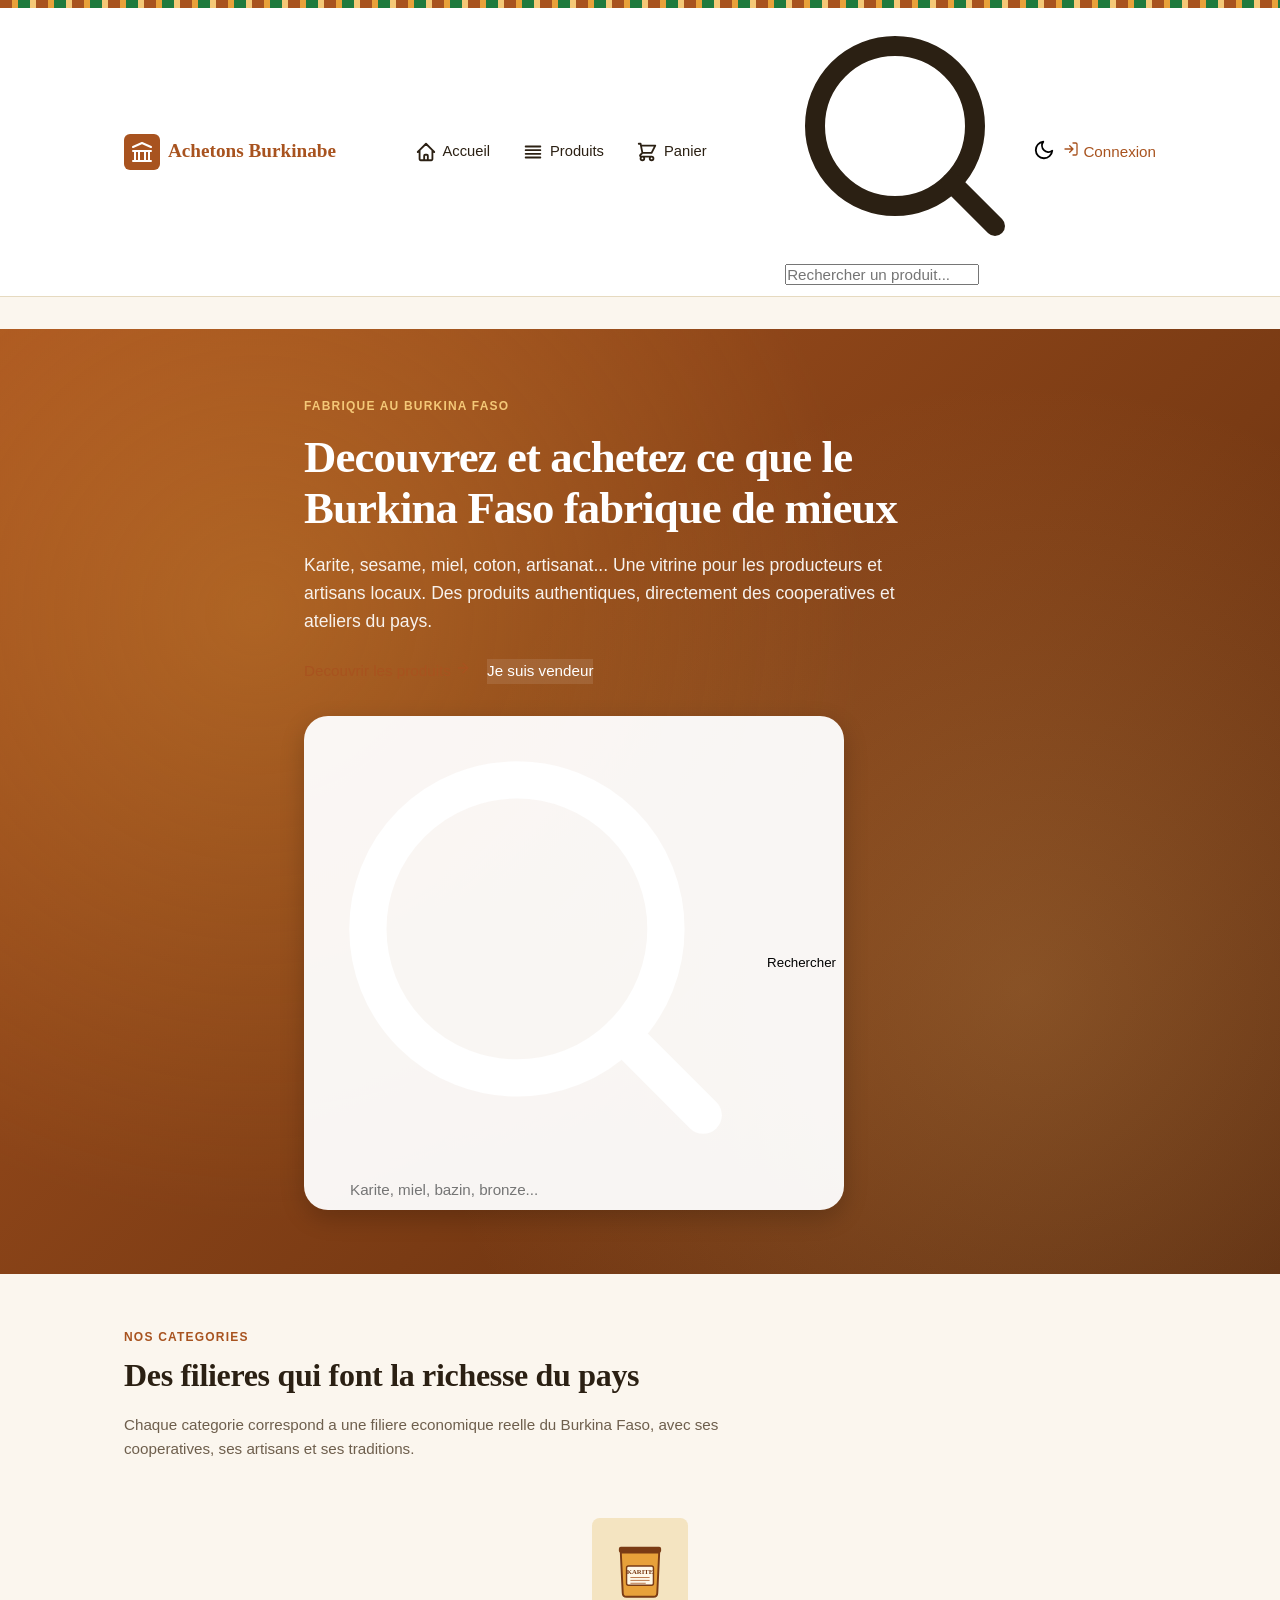
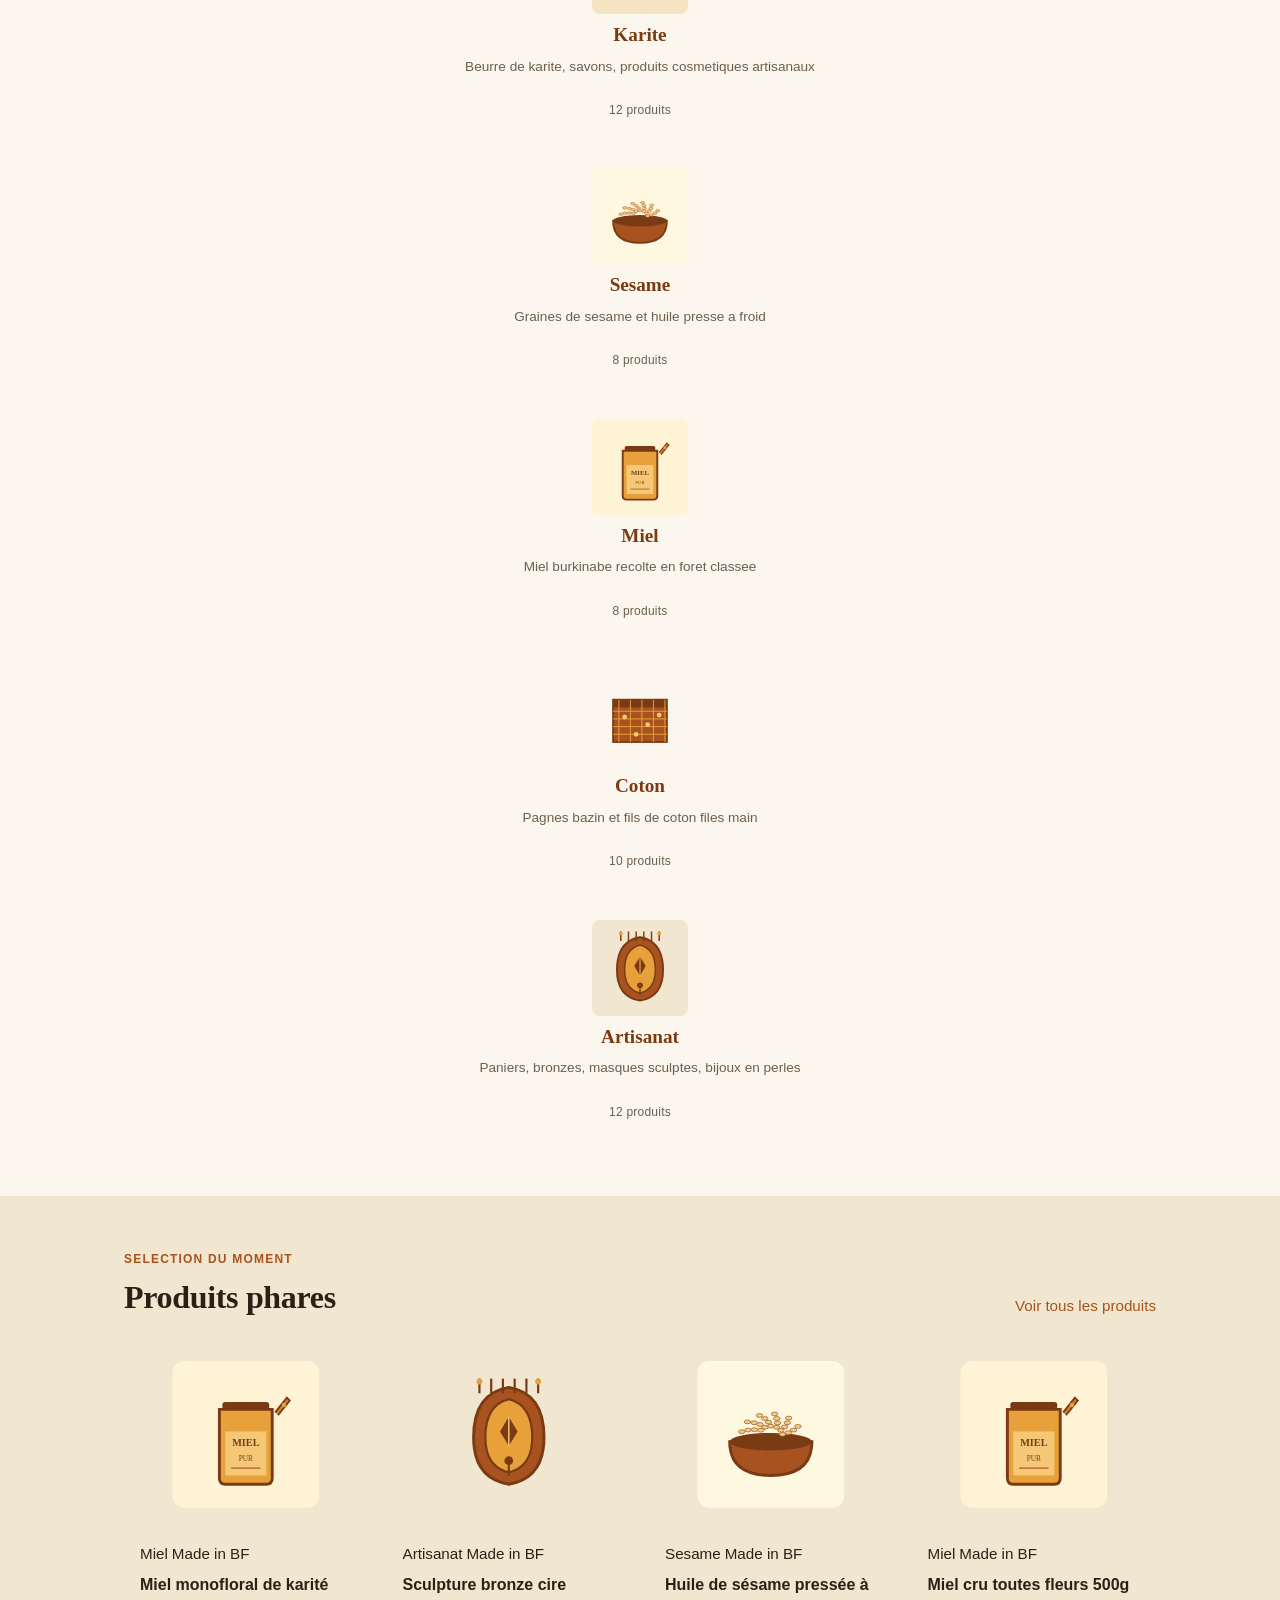
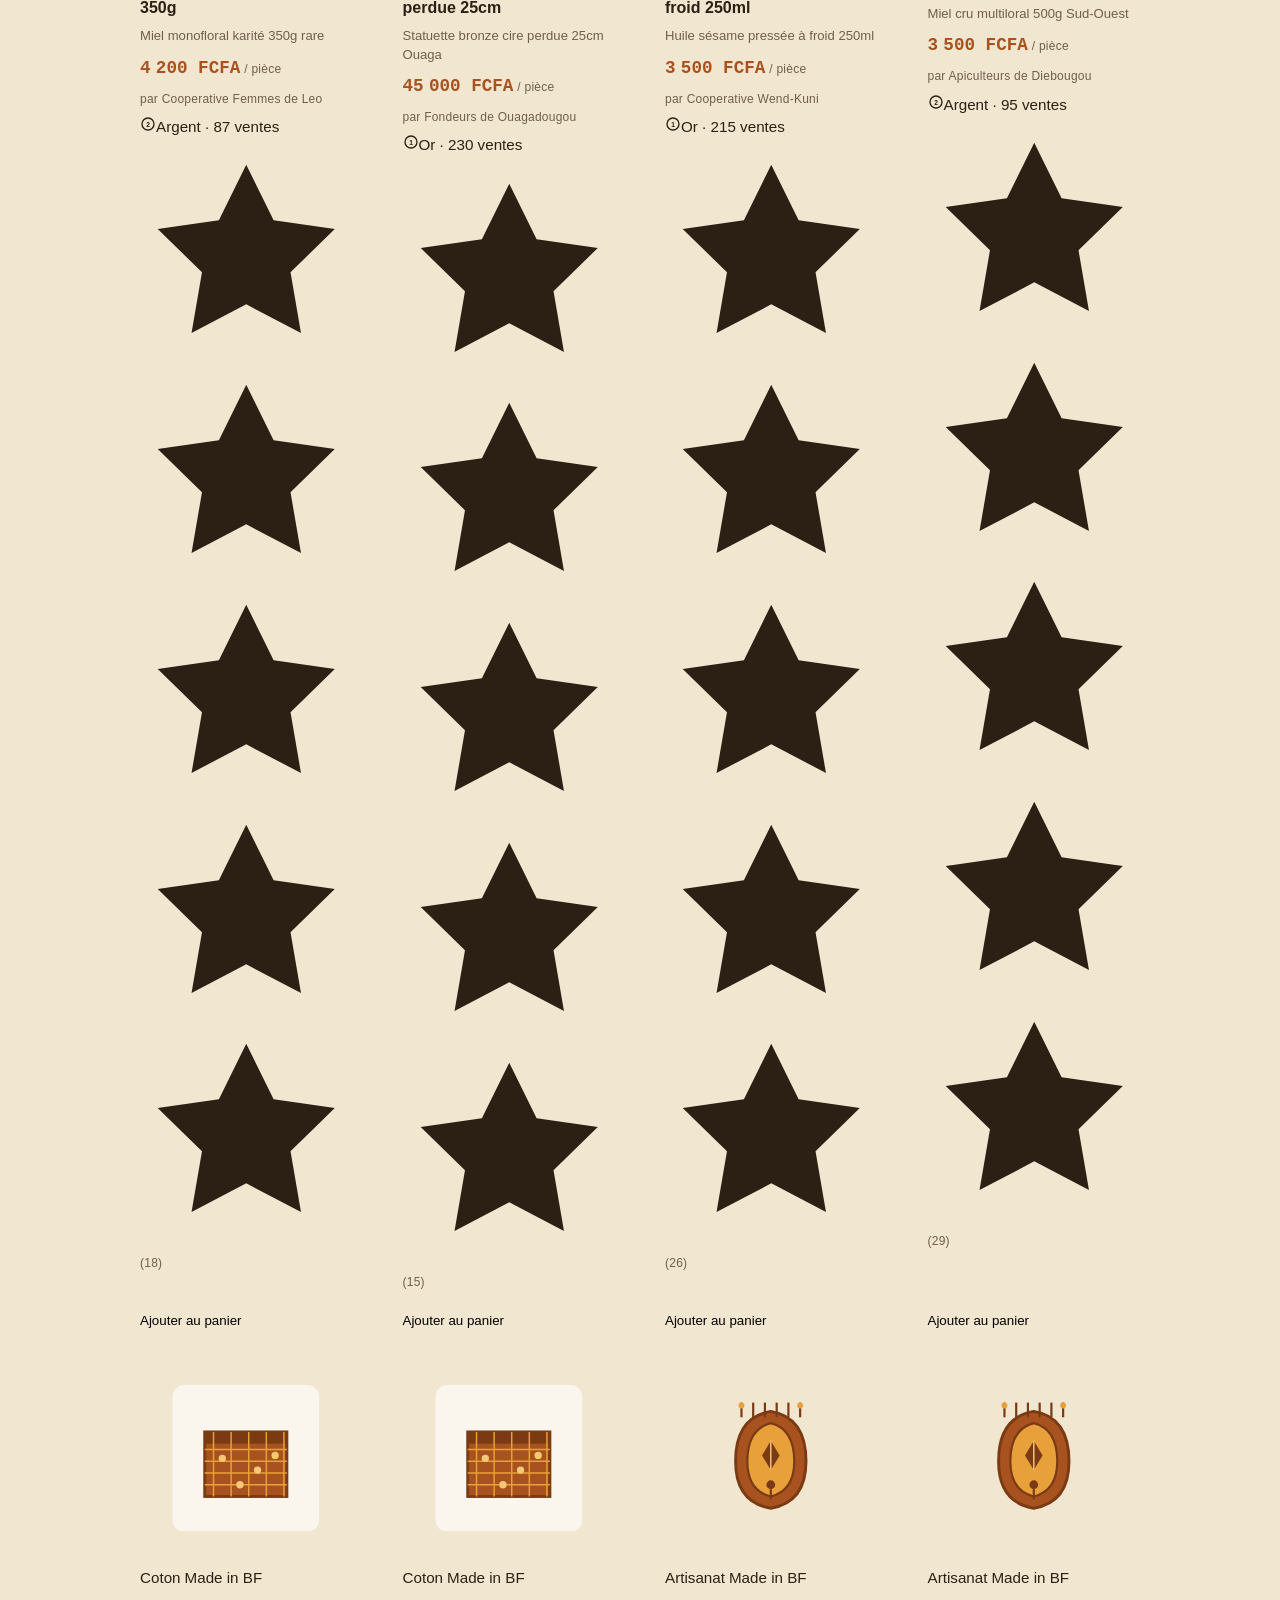
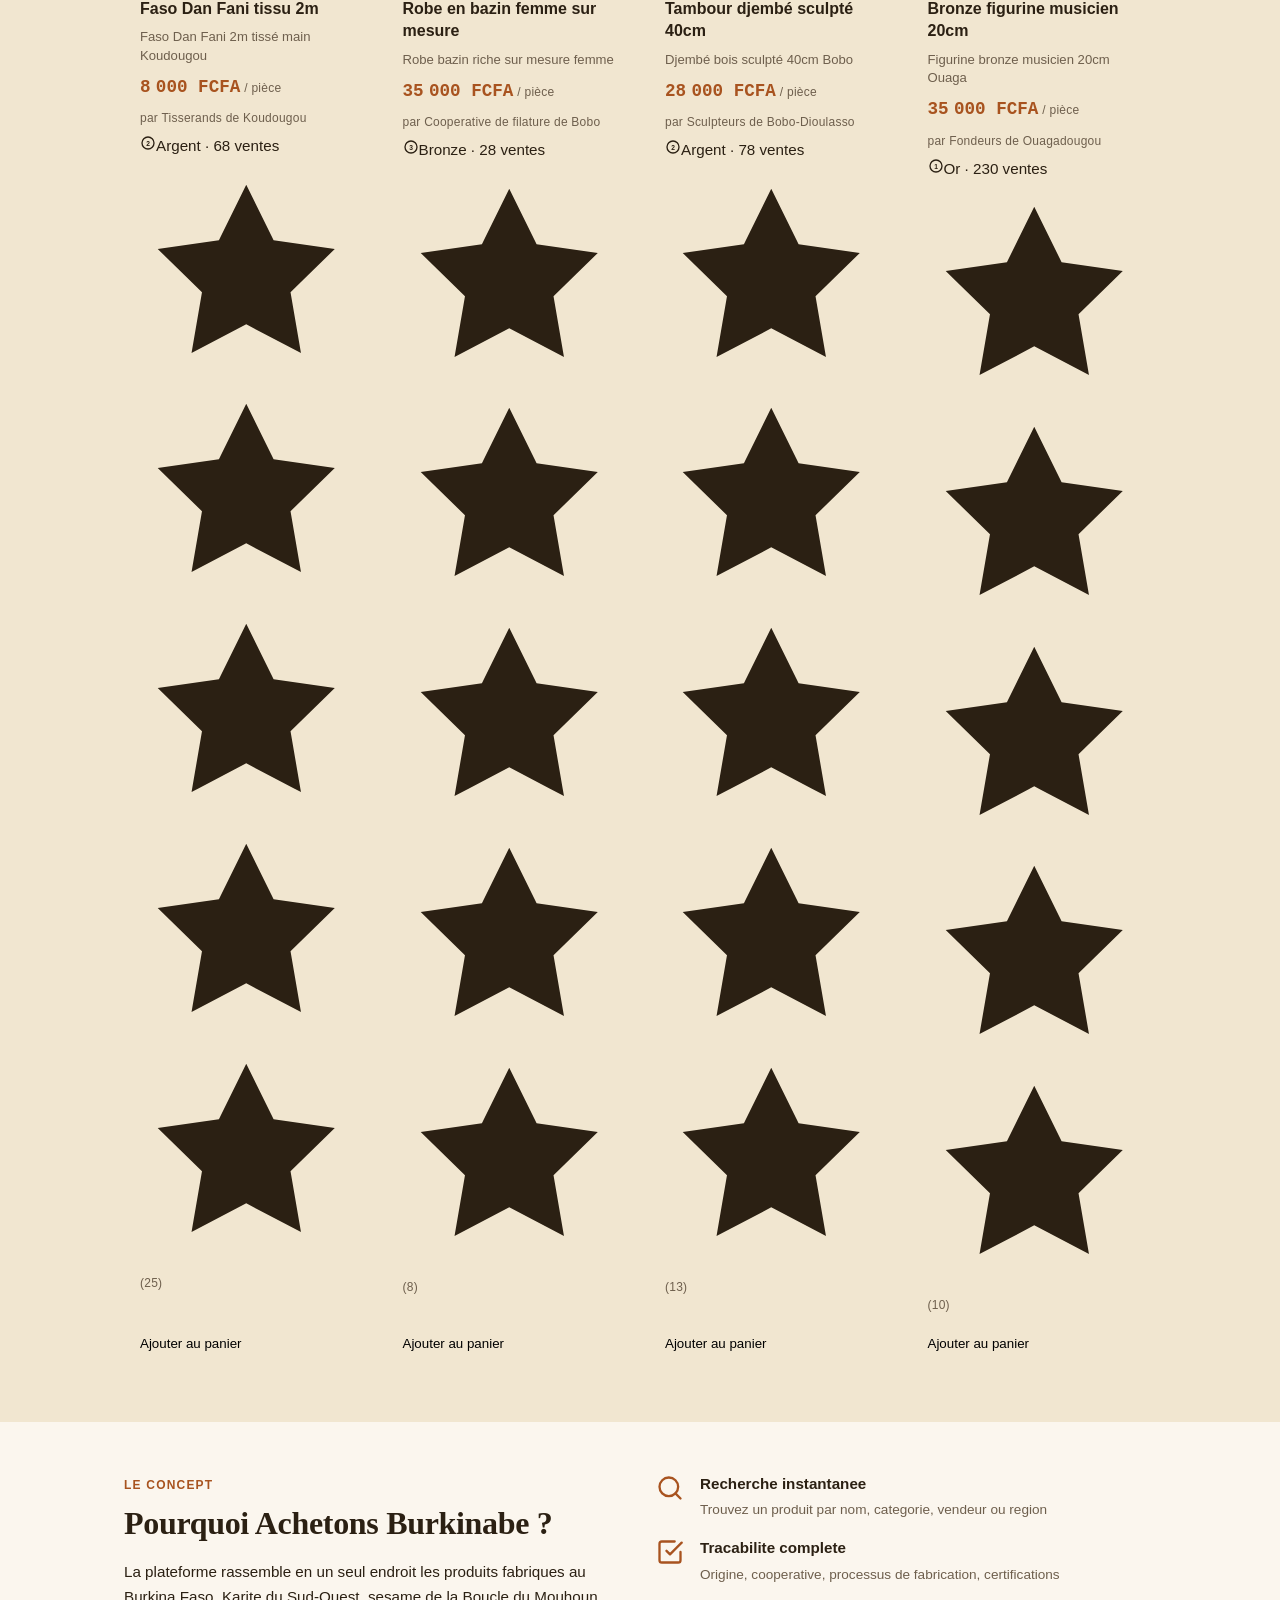
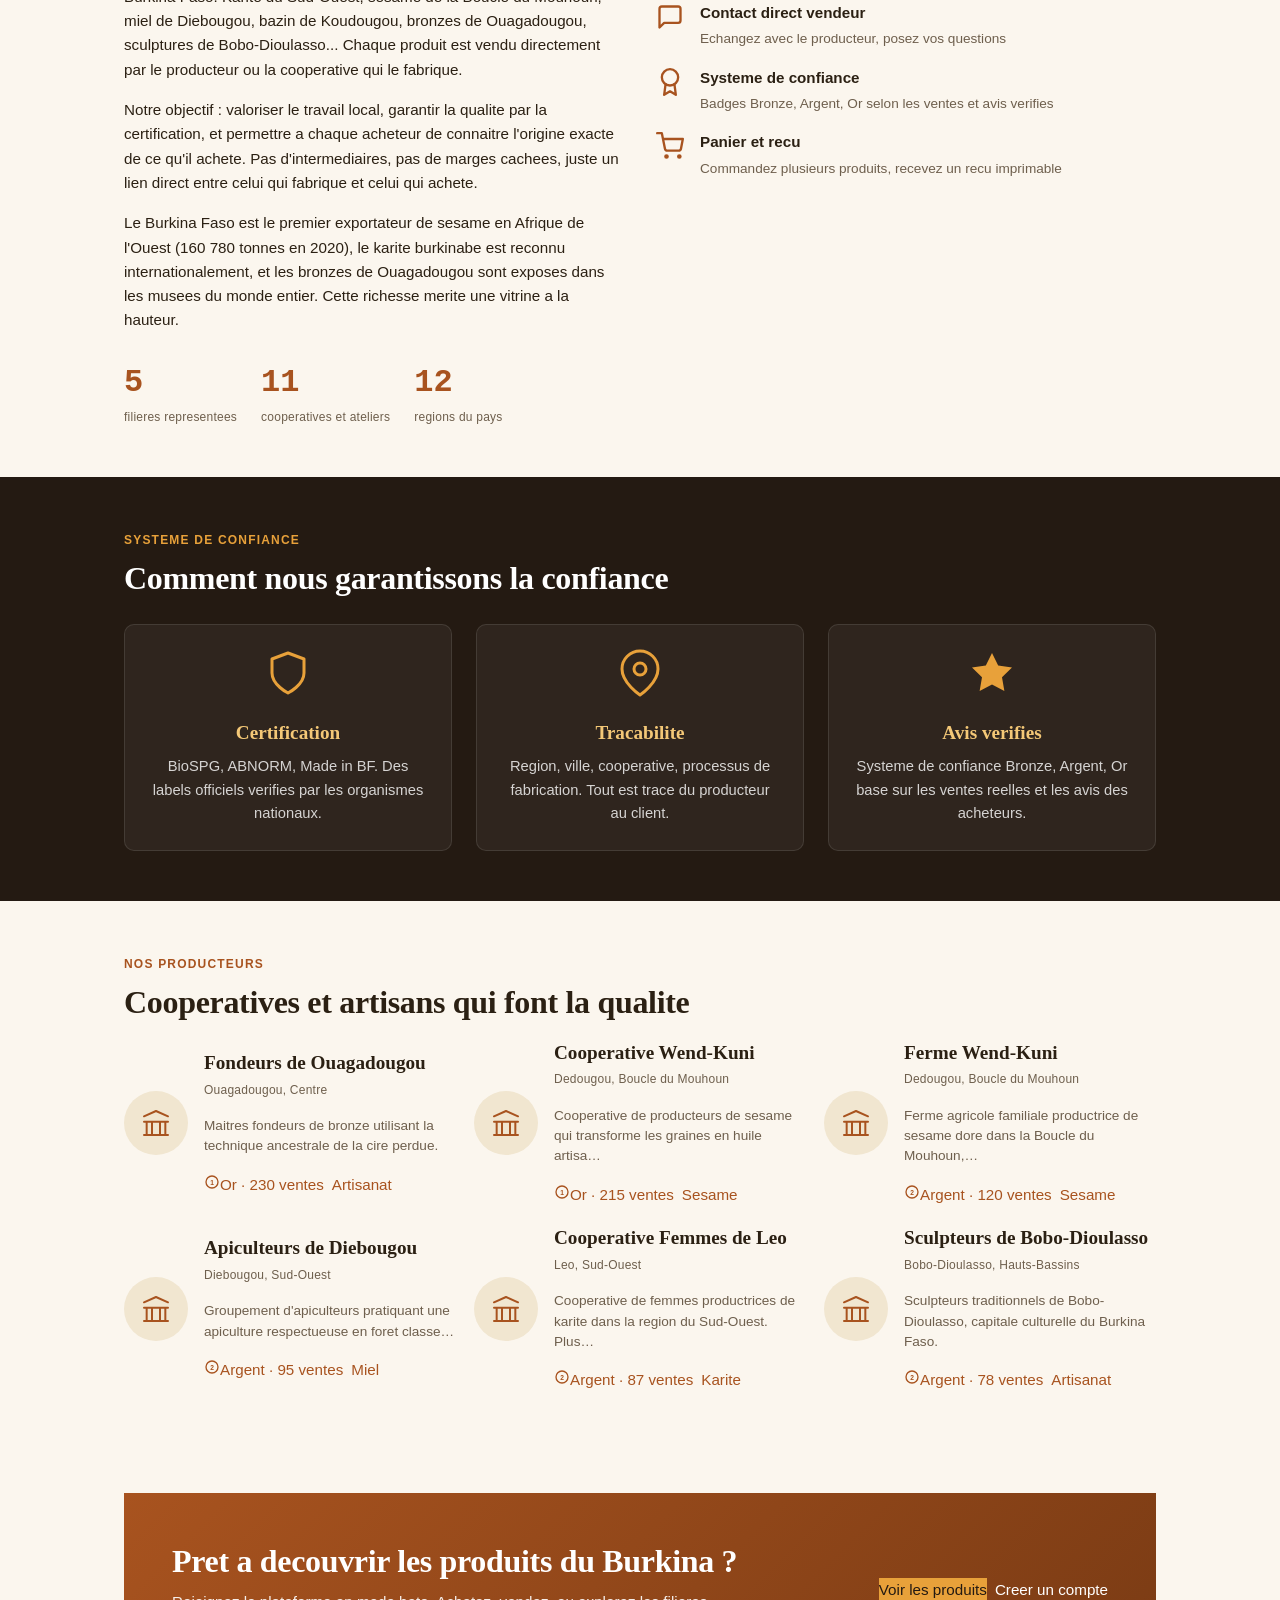
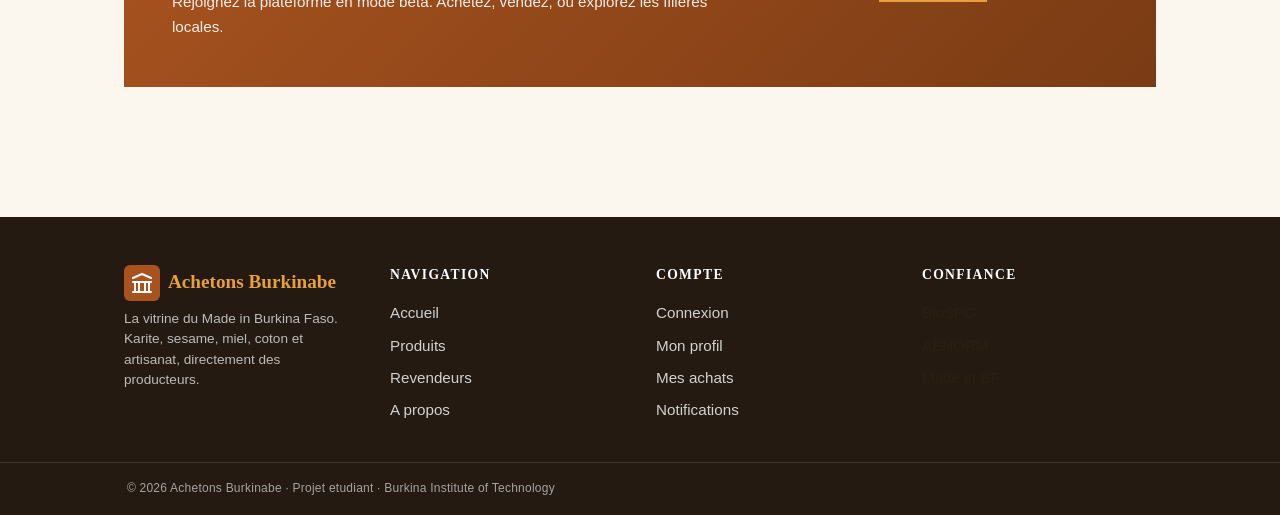
<file: index.html>
<!DOCTYPE html>
<html lang="fr">
<head>
  <meta charset="UTF-8">
  <meta name="viewport" content="width=device-width, initial-scale=1.0">
  <title>Achetons Burkinabe - Vitrine du Made in Burkina Faso</title>
  <meta name="description" content="Achetons Burkinabe : la plateforme qui rassemble les produits fabriques au Burkina Faso. Karite, sesame, miel, coton, artisanat. Directement des producteurs.">
  <link rel="stylesheet" href="css/style.css">
  <link rel="stylesheet" href="css/typography.css">
  <link rel="stylesheet" href="css/components.css">
  <link rel="stylesheet" href="css/icons.css">
  <link rel="stylesheet" href="css/design-system.css">
  <link rel="stylesheet" href="css/dark-mode.css">
  <link rel="stylesheet" href="css/responsive.css">
  <link rel="stylesheet" href="css/home.css">
  <link rel="icon" type="image/svg+xml" href="images/logo/favicon.svg">
</head>
<body>
  <a href="#main" class="skip-link">Aller au contenu</a>

  <main id="main">
    <!-- HERO -->
    <section class="hero" aria-labelledby="hero-title">
      <div class="hero-bg" aria-hidden="true"></div>
      <div class="container hero-content">
        <p class="eyebrow hero-eyebrow">Fabrique au Burkina Faso</p>
        <h1 id="hero-title">Decouvrez et achetez ce que le Burkina Faso fabrique de mieux</h1>
        <p class="hero-subtitle">Karite, sesame, miel, coton, artisanat... Une vitrine pour les producteurs et artisans locaux. Des produits authentiques, directement des cooperatives et ateliers du pays.</p>
        <div class="hero-actions">
          <a href="produits.html" class="btn btn-primary btn-lg">
            Decouvrir les produits
            <svg class="icon-sm" viewBox="0 0 24 24" fill="none" stroke="currentColor" stroke-width="2" stroke-linecap="round" stroke-linejoin="round"><line x1="5" y1="12" x2="19" y2="12"/><polyline points="12 5 19 12 12 19"/></svg>
          </a>
          <a href="connexion.html?type=vendeur" class="btn btn-secondary btn-lg">Je suis vendeur</a>
        </div>

        <form action="produits.html" method="GET" class="hero-search" role="search">
          <div class="search-bar">
            <svg class="search-icon" viewBox="0 0 24 24" fill="none" stroke="currentColor" stroke-width="2" stroke-linecap="round" stroke-linejoin="round"><circle cx="11" cy="11" r="8"/><line x1="21" y1="21" x2="16.65" y2="16.65"/></svg>
            <input type="text" name="q" class="form-input" placeholder="Karite, miel, bazin, bronze..." aria-label="Rechercher un produit">
          </div>
          <button type="submit" class="btn btn-primary">Rechercher</button>
        </form>
      </div>
    </section>

    <!-- CATEGORIES PREVIEW -->
    <section class="section" aria-labelledby="cats-title">
      <div class="container">
        <p class="eyebrow">Nos categories</p>
        <h2 id="cats-title">Des filieres qui font la richesse du pays</h2>
        <p class="text-doux" style="max-width:600px; margin-bottom:32px;">Chaque categorie correspond a une filiere economique reelle du Burkina Faso, avec ses cooperatives, ses artisans et ses traditions.</p>

        <div class="categories-grid grid-desktop-5 grid-tablet-3" id="categories-grid">
          <!-- Genere en JS -->
        </div>
      </div>
    </section>

    <!-- FEATURED PRODUCTS -->
    <section class="section section-sesame" aria-labelledby="featured-title">
      <div class="container">
        <div class="section-header">
          <div>
            <p class="eyebrow">Selection du moment</p>
            <h2 id="featured-title">Produits phares</h2>
          </div>
          <a href="produits.html" class="btn btn-ghost btn-sm">Voir tous les produits</a>
        </div>
        <div class="products-grid" id="featured-grid">
          <!-- Genere en JS -->
        </div>
      </div>
    </section>

    <!-- ABOUT / CONCEPT -->
    <section class="section" aria-labelledby="concept-title">
      <div class="container">
        <div class="two-column concept-grid">
          <div class="concept-left">
            <p class="eyebrow">Le concept</p>
            <h2 id="concept-title">Pourquoi Achetons Burkinabe ?</h2>
            <p>La plateforme rassemble en un seul endroit les produits fabriques au Burkina Faso. Karite du Sud-Ouest, sesame de la Boucle du Mouhoun, miel de Diebougou, bazin de Koudougou, bronzes de Ouagadougou, sculptures de Bobo-Dioulasso... Chaque produit est vendu directement par le producteur ou la cooperative qui le fabrique.</p>
            <p>Notre objectif : valoriser le travail local, garantir la qualite par la certification, et permettre a chaque acheteur de connaitre l'origine exacte de ce qu'il achete. Pas d'intermediaires, pas de marges cachees, juste un lien direct entre celui qui fabrique et celui qui achete.</p>
            <p>Le Burkina Faso est le premier exportateur de sesame en Afrique de l'Ouest (160 780 tonnes en 2020), le karite burkinabe est reconnu internationalement, et les bronzes de Ouagadougou sont exposes dans les musees du monde entier. Cette richesse merite une vitrine a la hauteur.</p>
            <div class="concept-stats">
              <div><strong class="price-large">5</strong><span class="text-caption">filieres representees</span></div>
              <div><strong class="price-large">11</strong><span class="text-caption">cooperatives et ateliers</span></div>
              <div><strong class="price-large">12</strong><span class="text-caption">regions du pays</span></div>
            </div>
          </div>
          <div class="concept-right">
            <ul class="feature-list">
              <li>
                <svg class="icon" viewBox="0 0 24 24" fill="none" stroke="currentColor" stroke-width="2" stroke-linecap="round" stroke-linejoin="round"><circle cx="11" cy="11" r="8"/><line x1="21" y1="21" x2="16.65" y2="16.65"/></svg>
                <div><strong>Recherche instantanee</strong><p class="text-sm text-doux">Trouvez un produit par nom, categorie, vendeur ou region</p></div>
              </li>
              <li>
                <svg class="icon" viewBox="0 0 24 24" fill="none" stroke="currentColor" stroke-width="2" stroke-linecap="round" stroke-linejoin="round"><path d="M9 11l3 3L22 4M21 12v7a2 2 0 01-2 2H5a2 2 0 01-2-2V5a2 2 0 012-2h11"/></svg>
                <div><strong>Tracabilite complete</strong><p class="text-sm text-doux">Origine, cooperative, processus de fabrication, certifications</p></div>
              </li>
              <li>
                <svg class="icon" viewBox="0 0 24 24" fill="none" stroke="currentColor" stroke-width="2" stroke-linecap="round" stroke-linejoin="round"><path d="M21 15a2 2 0 01-2 2H7l-4 4V5a2 2 0 012-2h14a2 2 0 012 2z"/></svg>
                <div><strong>Contact direct vendeur</strong><p class="text-sm text-doux">Echangez avec le producteur, posez vos questions</p></div>
              </li>
              <li>
                <svg class="icon" viewBox="0 0 24 24" fill="none" stroke="currentColor" stroke-width="2" stroke-linecap="round" stroke-linejoin="round"><circle cx="12" cy="8" r="7"/><polyline points="8.21 13.89 7 23 12 20 17 23 15.79 13.88"/></svg>
                <div><strong>Systeme de confiance</strong><p class="text-sm text-doux">Badges Bronze, Argent, Or selon les ventes et avis verifies</p></div>
              </li>
              <li>
                <svg class="icon" viewBox="0 0 24 24" fill="none" stroke="currentColor" stroke-width="2" stroke-linecap="round" stroke-linejoin="round"><circle cx="9" cy="21" r="1"/><circle cx="20" cy="21" r="1"/><path d="M1 1h4l2.68 13.39a2 2 0 002 1.61h9.72a2 2 0 002-1.61L23 6H6"/></svg>
                <div><strong>Panier et recu</strong><p class="text-sm text-doux">Commandez plusieurs produits, recevez un recu imprimable</p></div>
              </li>
            </ul>
          </div>
        </div>
      </div>
    </section>

    <!-- TRUST SYSTEM PREVIEW -->
    <section class="section section-dark" aria-labelledby="trust-title">
      <div class="container">
        <p class="eyebrow">Systeme de confiance</p>
        <h2 id="trust-title">Comment nous garantissons la confiance</h2>
        <div class="trust-columns grid-desktop-3 grid-tablet-3">
          <div class="trust-col-card">
            <div class="trust-col-icon">
              <svg class="icon-xl" viewBox="0 0 24 24" fill="none" stroke="currentColor" stroke-width="1.5" stroke-linecap="round" stroke-linejoin="round"><path d="M12 22s8-4 8-10V5l-8-3-8 3v7c0 6 8 10 8 10z"/></svg>
            </div>
            <h3>Certification</h3>
            <p>BioSPG, ABNORM, Made in BF. Des labels officiels verifies par les organismes nationaux.</p>
          </div>
          <div class="trust-col-card">
            <div class="trust-col-icon">
              <svg class="icon-xl" viewBox="0 0 24 24" fill="none" stroke="currentColor" stroke-width="1.5" stroke-linecap="round" stroke-linejoin="round"><path d="M21 10c0 7-9 13-9 13s-9-6-9-13a9 9 0 0118 0z"/><circle cx="12" cy="10" r="3"/></svg>
            </div>
            <h3>Tracabilite</h3>
            <p>Region, ville, cooperative, processus de fabrication. Tout est trace du producteur au client.</p>
          </div>
          <div class="trust-col-card">
            <div class="trust-col-icon">
              <svg class="icon-xl" viewBox="0 0 24 24" fill="currentColor"><polygon points="12 2 15.09 8.26 22 9.27 17 14.14 18.18 21.02 12 17.77 5.82 21.02 7 14.14 2 9.27 8.91 8.26 12 2"/></svg>
            </div>
            <h3>Avis verifies</h3>
            <p>Systeme de confiance Bronze, Argent, Or base sur les ventes reelles et les avis des acheteurs.</p>
          </div>
        </div>
      </div>
    </section>

    <!-- TOP SELLERS -->
    <section class="section" aria-labelledby="sellers-title">
      <div class="container">
        <p class="eyebrow">Nos producteurs</p>
        <h2 id="sellers-title">Cooperatives et artisans qui font la qualite</h2>
        <div class="sellers-grid grid-desktop-3 grid-tablet-2" id="sellers-grid">
          <!-- Genere en JS -->
        </div>
      </div>
    </section>

    <!-- CTA -->
    <section class="section cta-section">
      <div class="container">
        <div class="card cta-card">
          <div class="cta-content">
            <h2>Pret a decouvrir les produits du Burkina ?</h2>
            <p>Rejoignez la plateforme en mode beta. Achetez, vendez, ou explorez les filieres locales.</p>
          </div>
          <div class="cta-actions">
            <a href="produits.html" class="btn btn-primary btn-lg">Voir les produits</a>
            <a href="connexion.html" class="btn btn-secondary btn-lg">Creer un compte</a>
          </div>
        </div>
      </div>
    </section>
  </main>

  <script src="js/utils.js"></script>
  <script src="js/storage.js"></script>
  <script src="js/embedded-data.js"></script>
  <script src="js/data-seed.js"></script>
  <script src="js/auth.js"></script>
  <script src="js/ui-components.js"></script>
  <script src="js/cart.js"></script>
  <script src="js/search.js"></script>
  <script src="js/products.js"></script>
  <script src="js/traceability.js"></script>
  <script src="js/trust-system.js"></script>
  <script src="js/seller.js"></script>
  <script src="js/app.js"></script>
  <script>
    document.addEventListener('app:ready', () => {
      // Render categories
      const catsGrid = document.getElementById('categories-grid');
      if (catsGrid) {
        catsGrid.innerHTML = Data.categories.map(c => {
          const count = Data.getProductsByCategory(c.nom).length;
          return `
            <a href="produits.html?category=${encodeURIComponent(c.nom)}" class="card category-card card-hover">
              <div class="category-icon">${ProductImage._svgForCategory(c.nom, 'lg')}</div>
              <h3>${Utils.escapeHtml(c.nom)}</h3>
              <p class="text-sm text-doux">${Utils.escapeHtml(c.description)}</p>
              <span class="text-caption">${count} produit${count > 1 ? 's' : ''}</span>
            </a>
          `;
        }).join('');
      }

      // Render featured products
      const featuredGrid = document.getElementById('featured-grid');
      if (featuredGrid) {
        const featured = Data.getFeatured(8);
        ProductsView.renderGrid(featuredGrid, featured);
      }

      // Render top sellers
      const sellersGrid = document.getElementById('sellers-grid');
      if (sellersGrid) {
        const top = [...Data.sellers]
          .sort((a, b) => b.ventes_count - a.ventes_count)
          .slice(0, 6);
        sellersGrid.innerHTML = top.map(s => `
          <a href="boutique-vendeur.html?id=${s.id}" class="card seller-card card-hover">
            <div class="seller-avatar">
              <svg class="icon-lg" viewBox="0 0 24 24" fill="none" stroke="currentColor" stroke-width="1.5" stroke-linecap="round" stroke-linejoin="round"><path d="M3 21h18M3 7l9-4 9 4M5 21V11M9 21V11M15 21V11M19 21V11M3 11h18"/></svg>
            </div>
            <div class="seller-info">
              <h3>${Utils.escapeHtml(s.nom)}</h3>
              <p class="text-caption">${Utils.escapeHtml(s.ville)}, ${Utils.escapeHtml(s.region)}</p>
              <p class="text-sm text-doux">${Utils.escapeHtml(Utils.truncate(s.description, 80))}</p>
              <div class="seller-meta">
                ${UI.trustBadgeHTML(s.trust_level, s.ventes_count)}
                <span class="badge badge-category">${Utils.escapeHtml(s.categories.join(', '))}</span>
              </div>
            </div>
          </a>
        `).join('');
      }
    });
  </script>
</body>
</html>
</file>
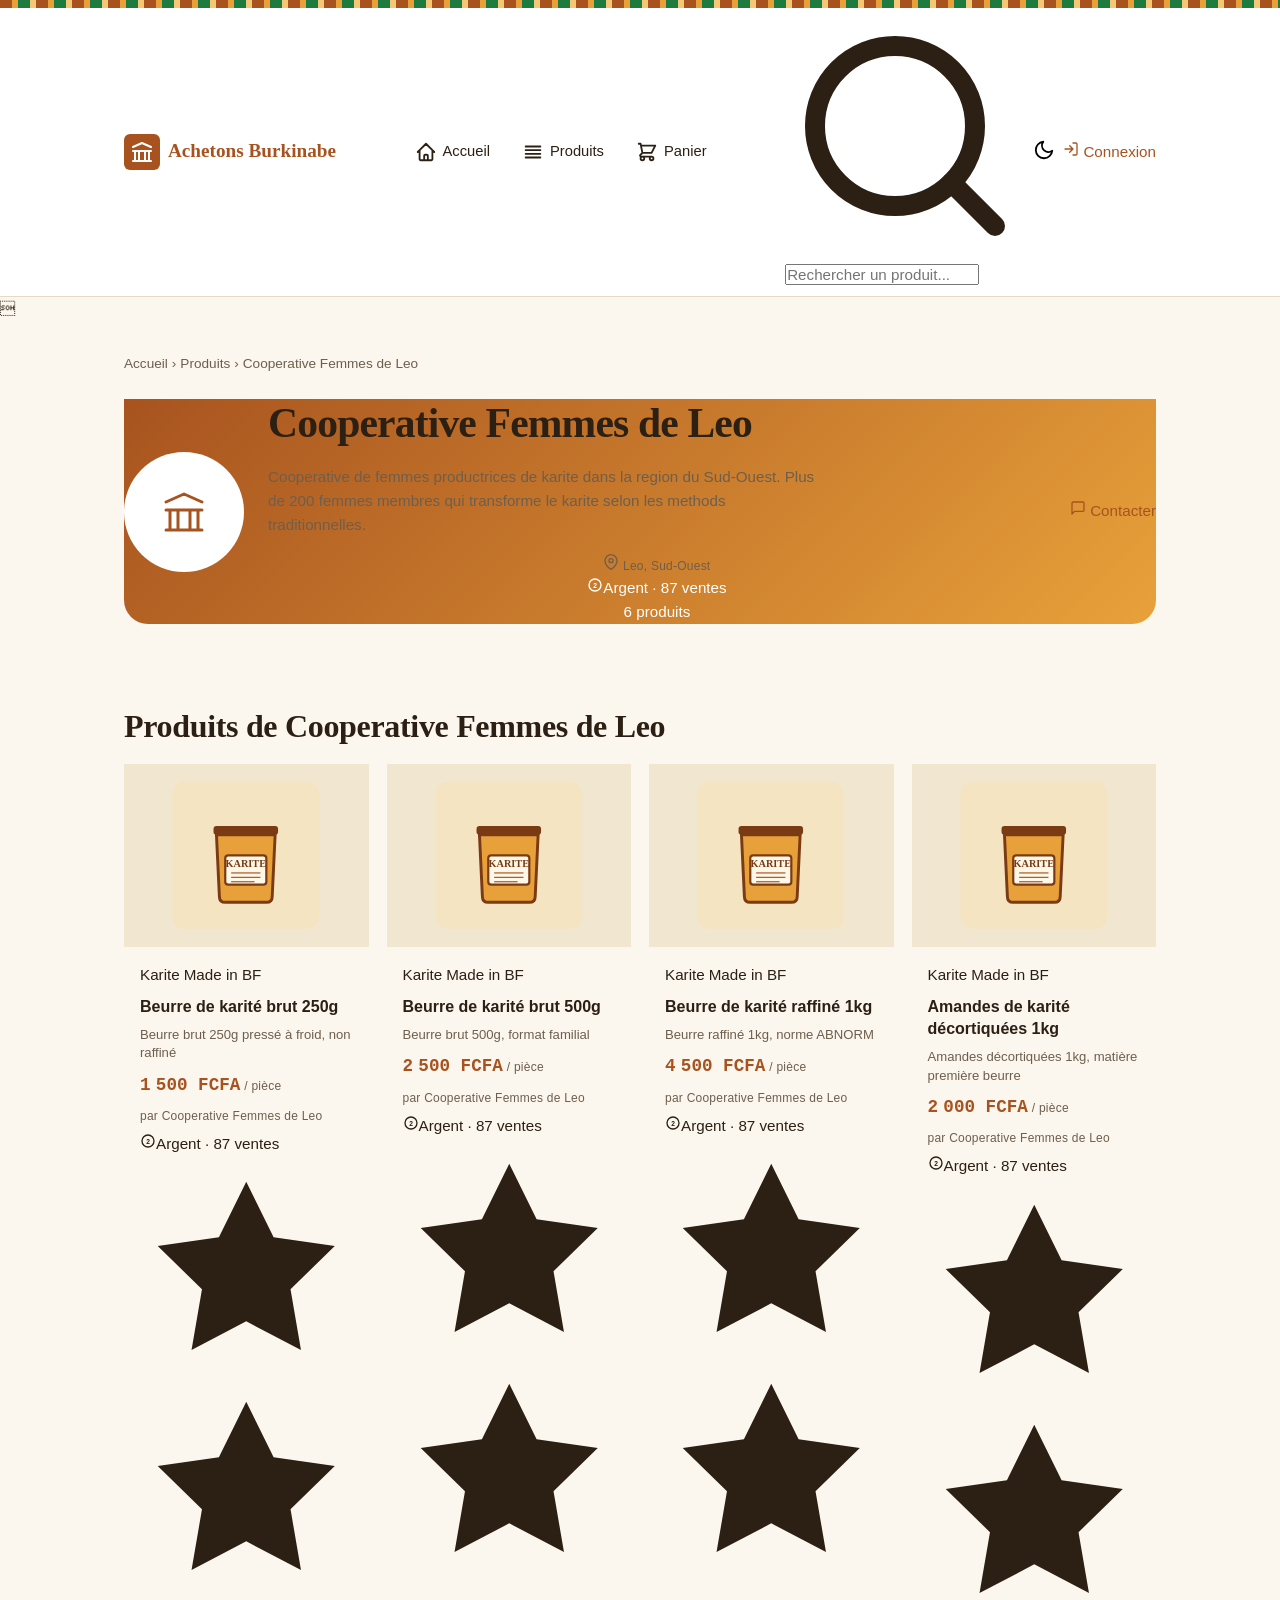
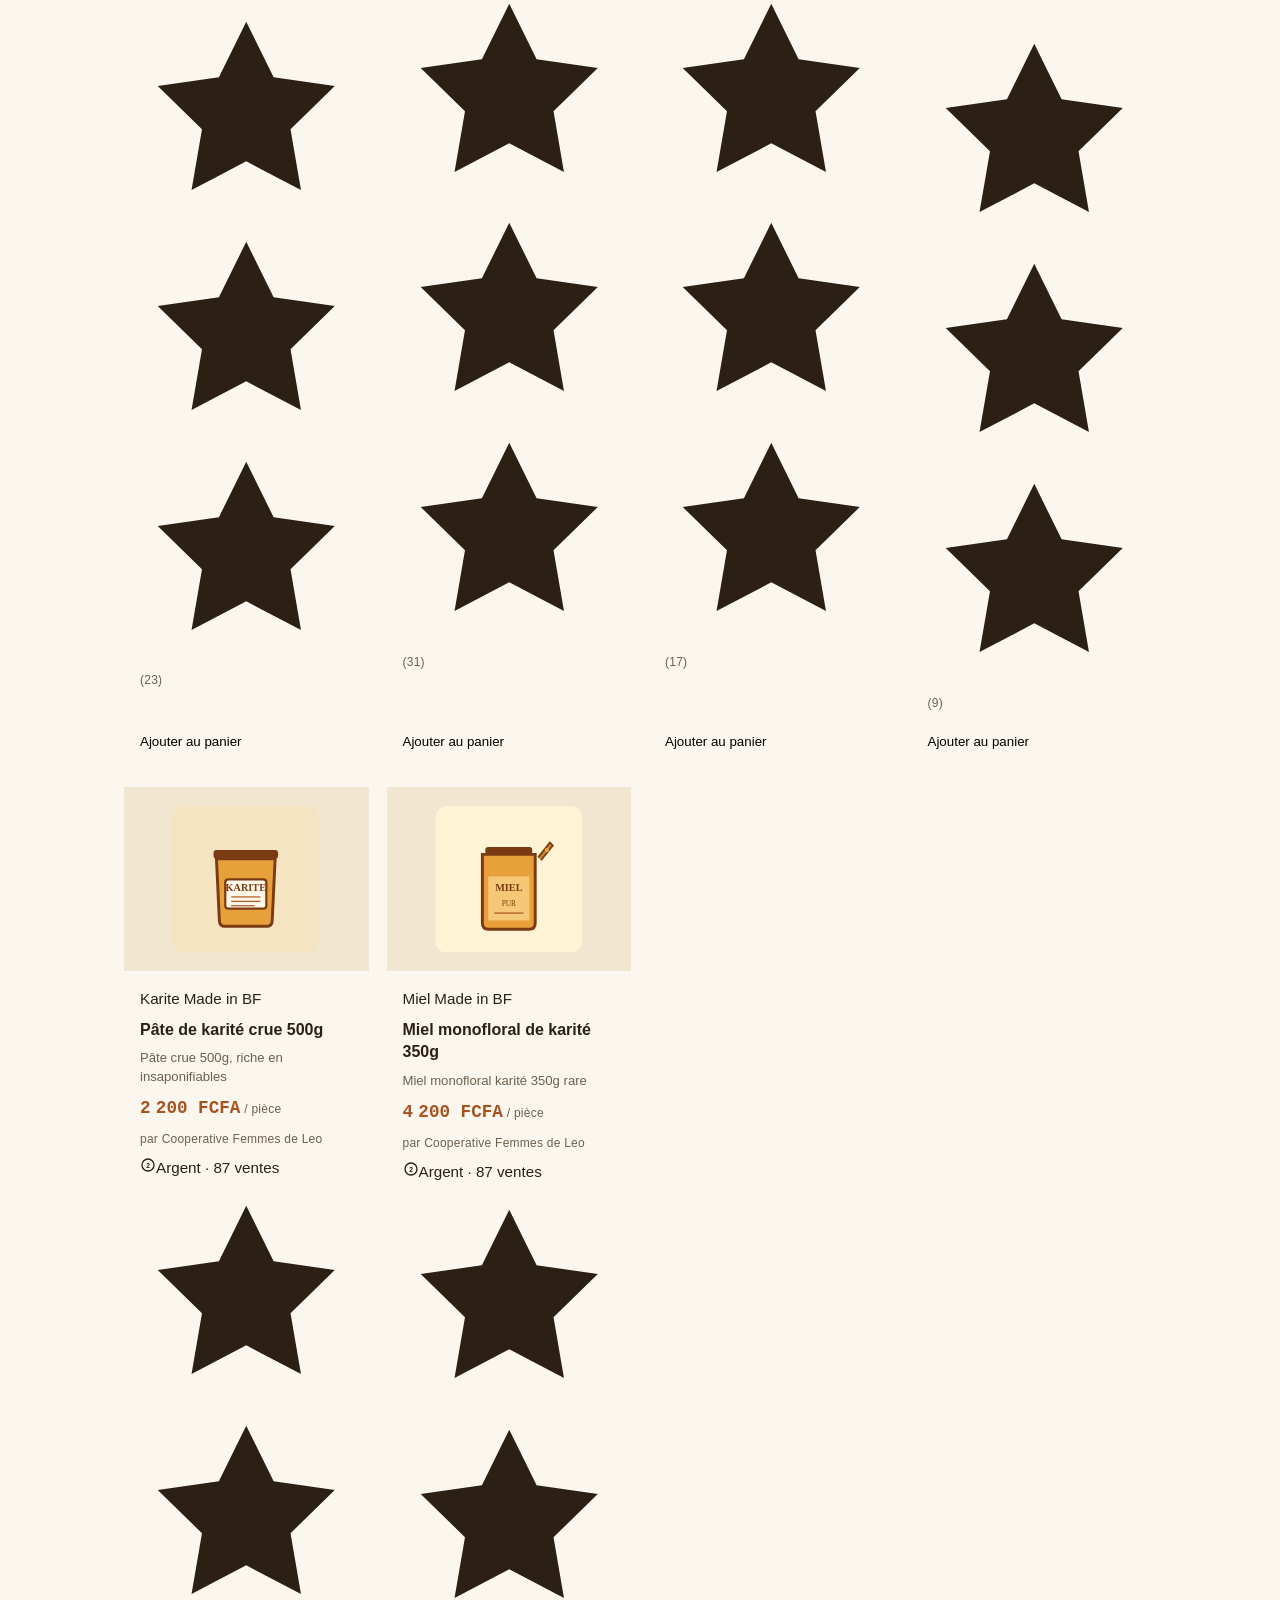
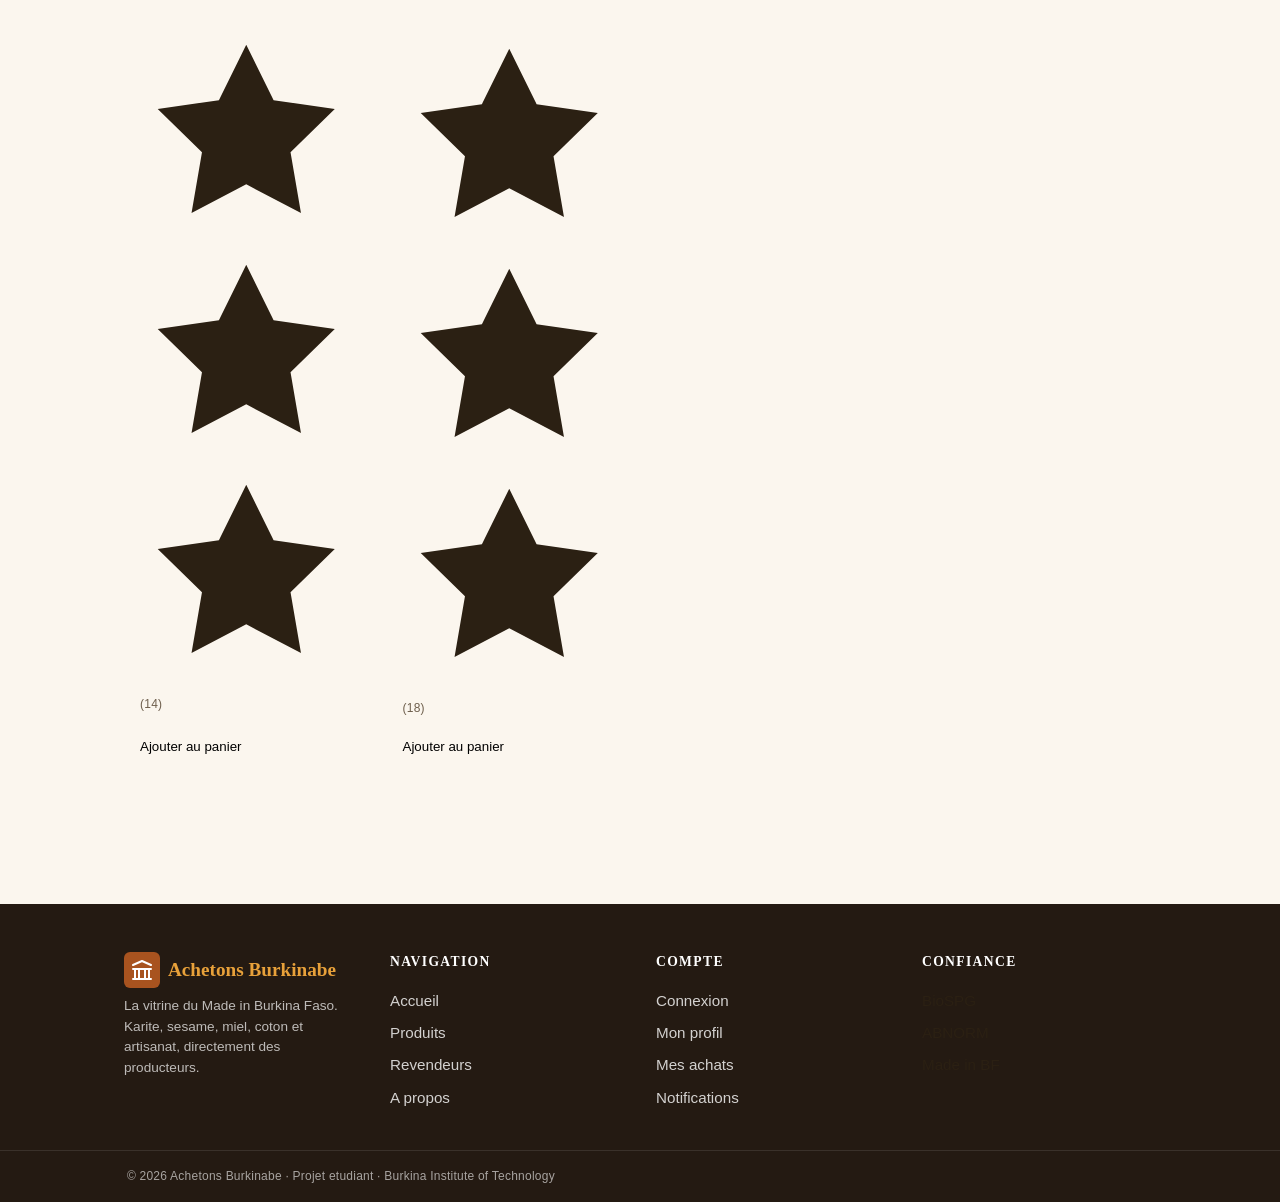
<file: boutique-vendeur.html>
<!DOCTYPE html>
<html lang="fr">
<head>
  <meta charset="UTF-8">
  <meta name="viewport" content="width=device-width, initial-scale=1.0">
  <title>Boutique vendeur - Achetons Burkinabe</title>
  <meta name="description" content="Vitrine publique d'un vendeur : produits, certifications, niveau de confiance, coordonnées et historique des avis clients.">
  <link rel="stylesheet" href="css/style.css">
  <link rel="stylesheet" href="css/typography.css">
  <link rel="stylesheet" href="css/components.css">
  <link rel="stylesheet" href="css/icons.css">
  
  <link rel="stylesheet" href="css/design-system.css">
  <link rel="stylesheet" href="css/dark-mode.css">
  <link rel="stylesheet" href="css/responsive.css">
  <link rel="stylesheet" href="css/home.css">
  <link rel="stylesheet" href="css/boutique.css">
  <link rel="icon" type="image/svg+xml" href="images/logo/favicon.svg">
</head>
<body>
  <a href="#main" class="skip-link">Aller au contenu</a>

  <main id="main">
    <div id="boutique-container">
      <div class="container">
        <div class="spinner" style="margin: 80px auto;"></div>
      </div>
    </div>
  </main>

  <script src="js/utils.js"></script>
  <script src="js/storage.js"></script>
  <script src="js/embedded-data.js"></script>
  <script src="js/data-seed.js"></script>
  <script src="js/auth.js"></script>
  <script src="js/ui-components.js"></script>
  <script src="js/cart.js"></script>
  <script src="js/search.js"></script>
  <script src="js/products.js"></script>
  <script src="js/seller.js"></script>
  <script src="js/app.js"></script>
  <script>
    document.addEventListener('app:ready', () => {
      const sellerId = Utils.getQueryParam('id') || 'SEL001';
      const container = document.getElementById('boutique-container');
      Seller.renderBoutique(container, sellerId);
    });
  </script>
</body>
</html>
</file>
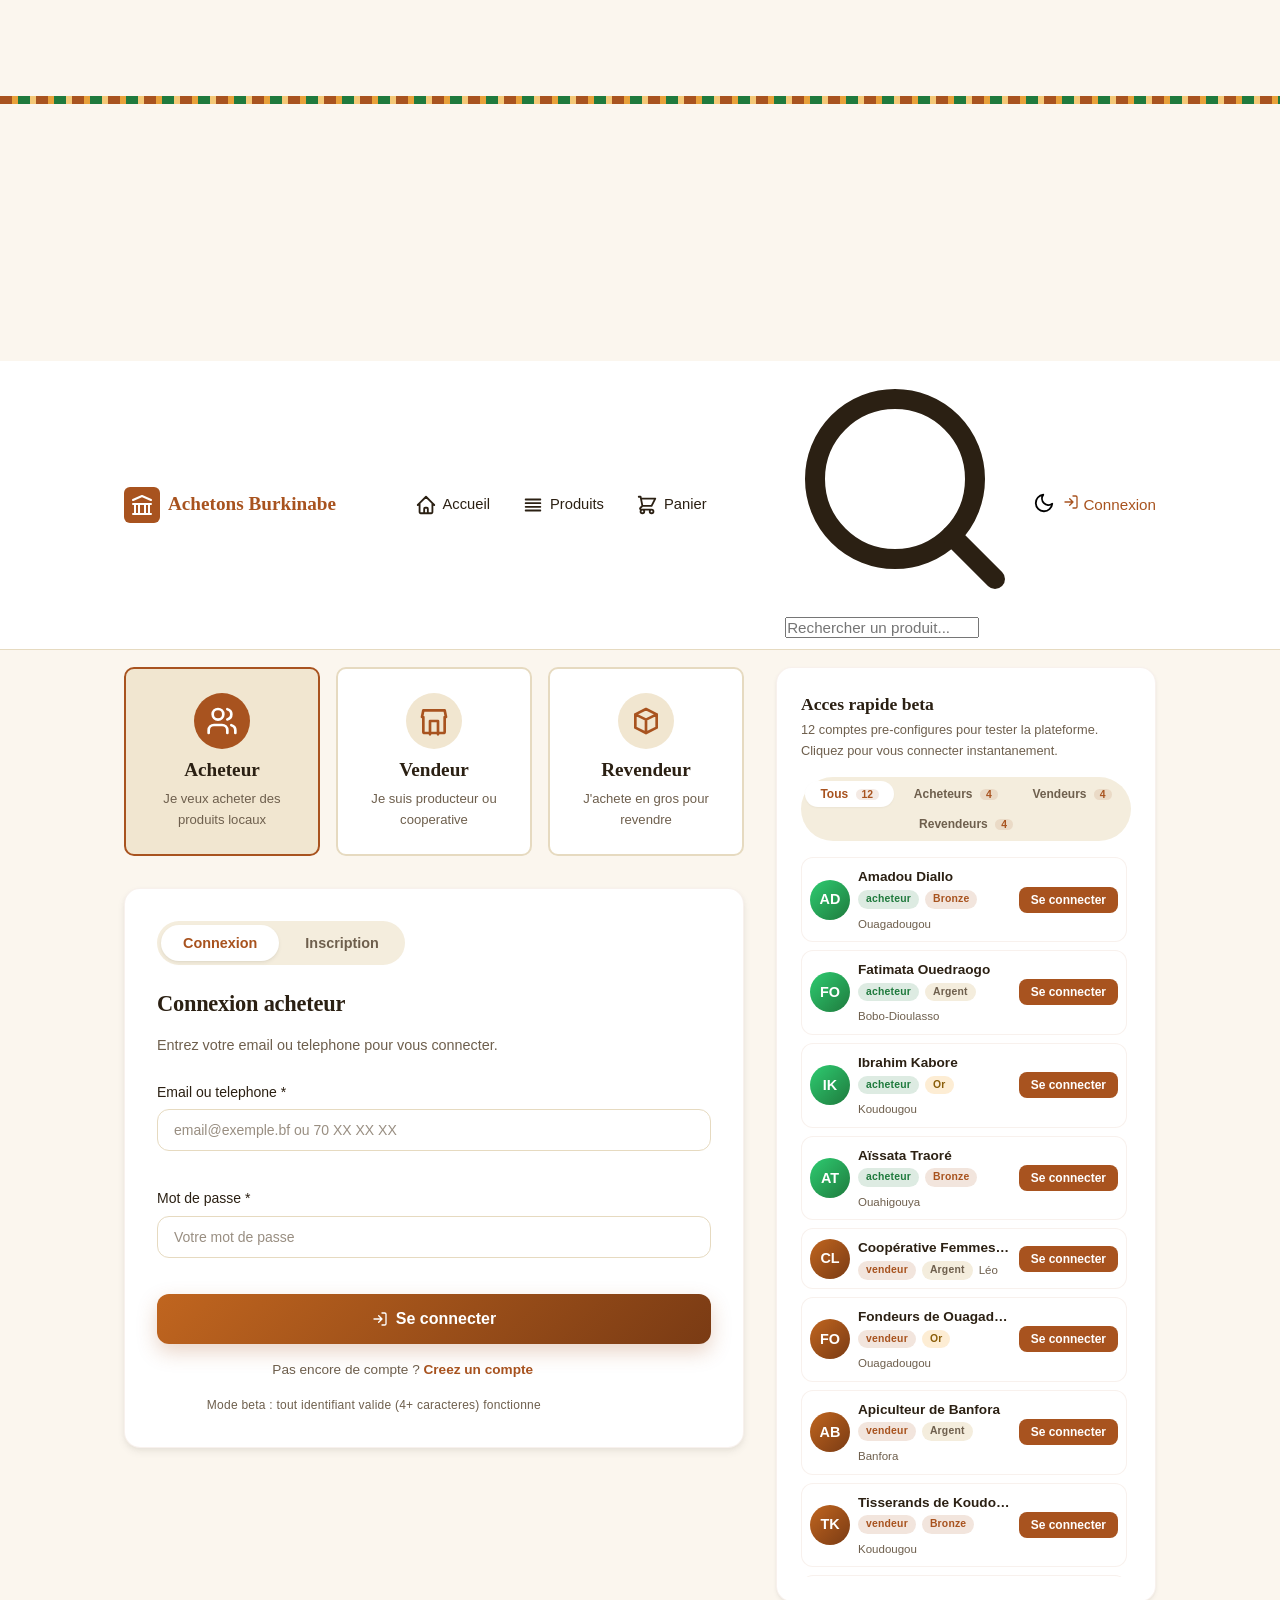
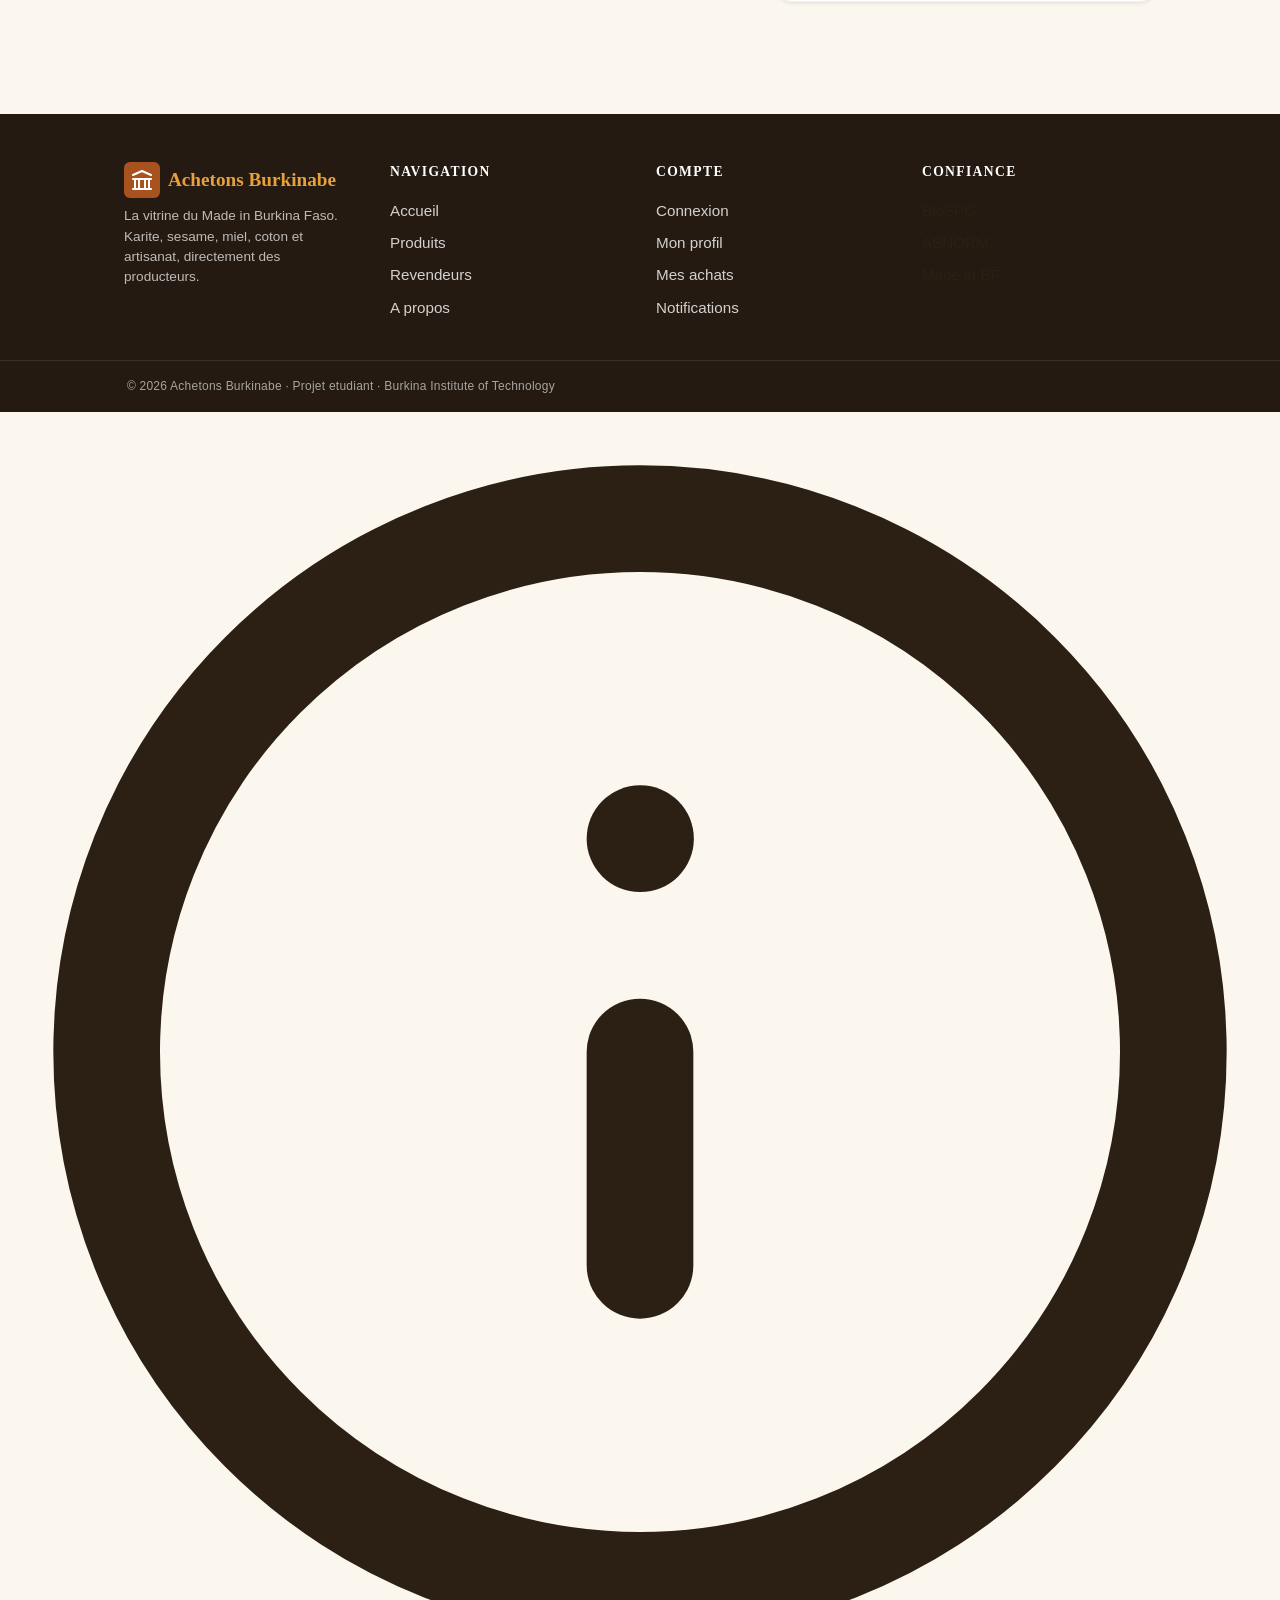
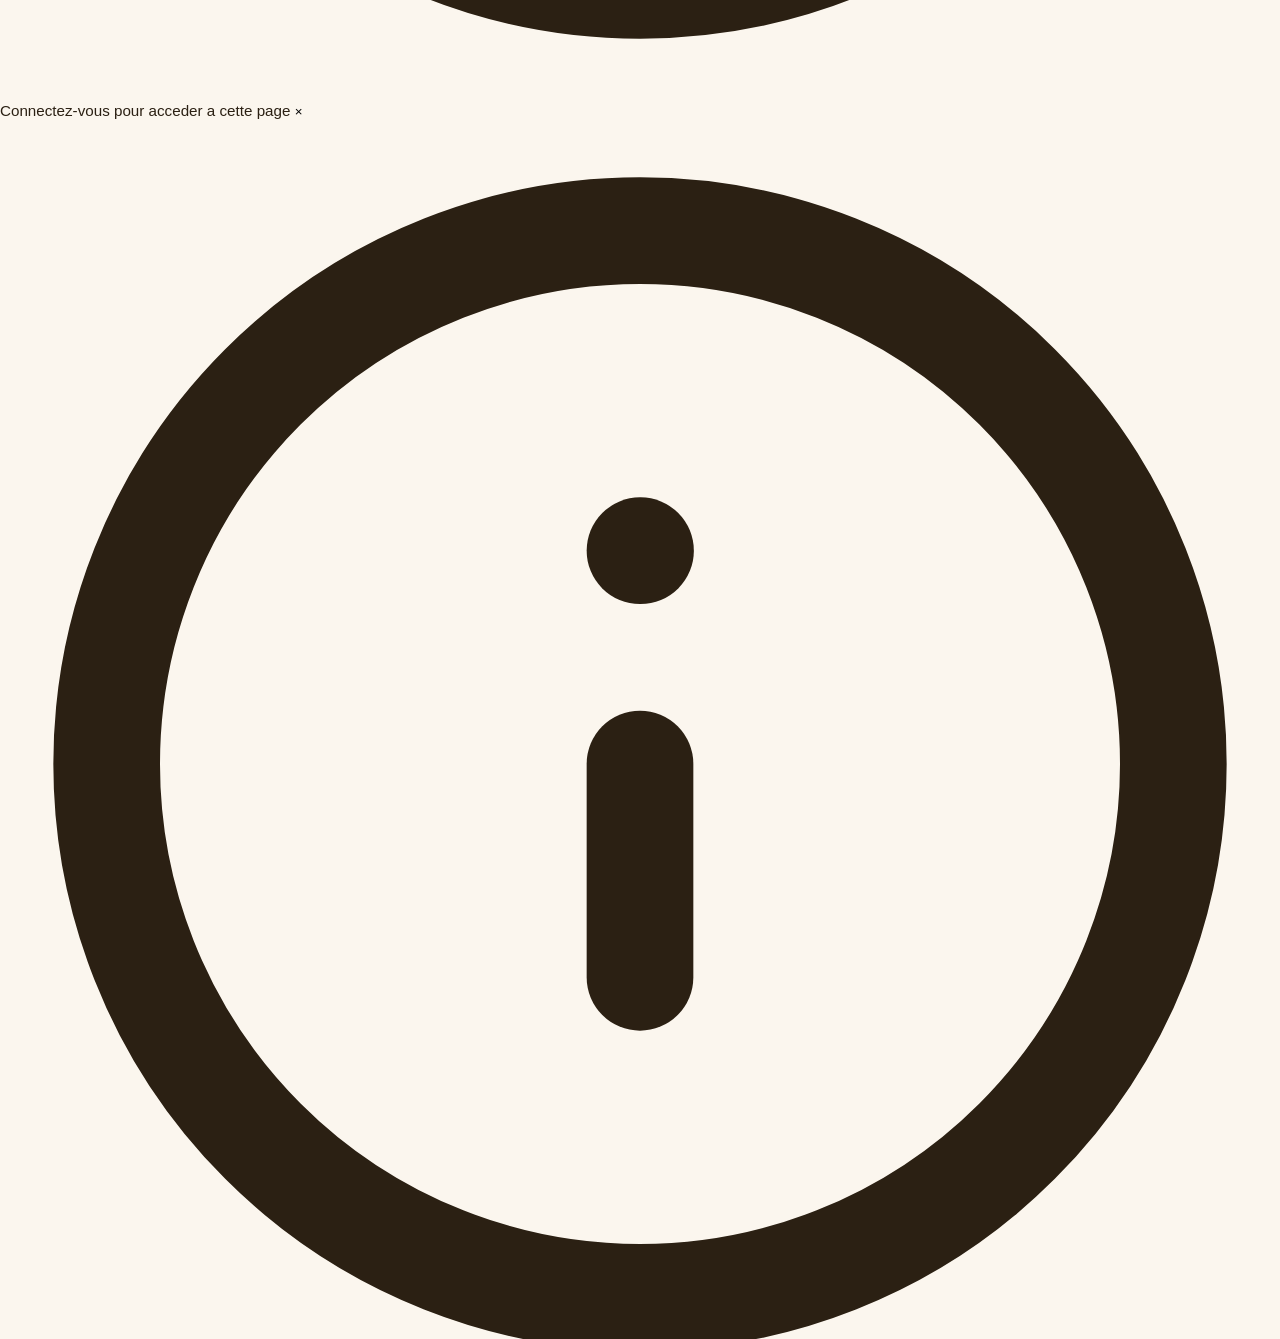
<file: checkout.html>
<!DOCTYPE html>
<html lang="fr">
<head>
  <meta charset="UTF-8">
  <meta name="viewport" content="width=device-width, initial-scale=1.0">
  <title>Validation achat - Achetons Burkinabe</title>
  <meta name="description" content="Confirmez votre achat et recevez votre recu avec QR-code de suivi. Paiement direct avec les vendeurs.">
  <link rel="stylesheet" href="css/style.css">
  <link rel="stylesheet" href="css/typography.css">
  <link rel="stylesheet" href="css/components.css">
  <link rel="stylesheet" href="css/icons.css">
  <link rel="stylesheet" href="css/design-system.css">
  <link rel="stylesheet" href="css/animations.css">
  <link rel="stylesheet" href="css/dark-mode.css">
  <link rel="stylesheet" href="css/responsive.css">
  <link rel="stylesheet" href="css/home.css">
  <link rel="stylesheet" href="css/checkout.css">
  <link rel="icon" type="image/svg+xml" href="images/logo/favicon.svg">
  <style>
    /* Refonte L7a - checkout moderne */
    .checkout-hero {
      background: linear-gradient(135deg, var(--terre) 0%, var(--terre-fonce) 70%, #5a2a0e 100%);
      color: #fff;
      padding: var(--sp-xxl) 0 var(--sp-xl);
      position: relative;
      overflow: hidden;
    }
    .checkout-hero::before {
      content: '';
      position: absolute;
      inset: 0;
      background:
        radial-gradient(circle at 18% 28%, rgba(232, 161, 58, 0.28) 0%, transparent 55%),
        radial-gradient(circle at 82% 70%, rgba(244, 200, 119, 0.18) 0%, transparent 55%);
      pointer-events: none;
    }
    .checkout-hero .container { position: relative; z-index: 1; }
    .checkout-hero .eyebrow { color: var(--miel-clair); }
    .checkout-hero h1 { color: #fff; margin: 0 0 var(--sp-sm); font-size: 2.2rem; }
    .checkout-hero p { color: rgba(255,255,255,0.9); max-width: 600px; margin: 0; }

    .checkout-layout {
      display: grid;
      grid-template-columns: 1fr;
      gap: var(--sp-xl);
      padding: var(--sp-xl) 0;
      align-items: start;
    }
    @media (min-width: 1024px) {
      .checkout-layout { grid-template-columns: minmax(0, 1fr) 380px; }
    }

    .checkout-section-card {
      background: var(--surface-1);
      border-radius: var(--radius-lg);
      border: 1px solid var(--border-subtle);
      box-shadow: var(--shadow-sm);
      padding: var(--sp-lg);
      margin-bottom: var(--sp-md);
    }
    .checkout-section-card h3 {
      margin: 0 0 var(--sp-md);
      font-size: 1.1rem;
      display: flex;
      align-items: center;
      gap: var(--sp-sm);
    }
    .checkout-section-card h3 .step-badge {
      display: inline-flex;
      align-items: center;
      justify-content: center;
      width: 28px;
      height: 28px;
      border-radius: var(--radius-pill);
      background: var(--gradient-terre);
      color: #fff;
      font-size: 0.85rem;
      font-weight: 700;
    }
    .checkout-form-grid {
      display: grid;
      grid-template-columns: 1fr 1fr;
      gap: var(--sp-md);
    }
    @media (max-width: 640px) {
      .checkout-form-grid { grid-template-columns: 1fr; }
    }
    .checkout-form-grid .full-row { grid-column: 1 / -1; }

    .payment-options {
      display: grid;
      grid-template-columns: repeat(auto-fit, minmax(160px, 1fr));
      gap: var(--sp-sm);
    }
    .payment-option {
      display: flex;
      align-items: center;
      gap: 10px;
      padding: var(--sp-md);
      border: 2px solid var(--ligne);
      border-radius: var(--radius-md);
      cursor: pointer;
      transition: all var(--transition-fast);
      background: var(--surface-1);
      position: relative;
    }
    .payment-option input { position: absolute; opacity: 0; }
    .payment-option:hover { border-color: var(--miel); }
    .payment-option:has(input:checked) {
      border-color: var(--terre);
      background: var(--surface-2);
      box-shadow: var(--shadow-glow);
    }
    .payment-option .pay-emoji { font-size: 1.6rem; line-height: 1; }
    .payment-option .pay-body { flex: 1; min-width: 0; }
    .payment-option .pay-title { font-weight: 700; color: var(--texte); font-size: 0.9rem; }
    .payment-option .pay-desc { font-size: 0.75rem; color: var(--texte-doux); }

    .payment-note {
      margin-top: var(--sp-md);
      padding: var(--sp-md);
      background: color-mix(in srgb, var(--miel) 10%, transparent);
      border-left: 3px solid var(--miel);
      border-radius: var(--radius-md);
      font-size: 0.85rem;
      color: var(--texte);
    }
    .payment-note strong { color: var(--terre); }

    .checkout-summary {
      background: var(--surface-1);
      border-radius: var(--radius-lg);
      border: 1px solid var(--border-subtle);
      box-shadow: var(--shadow-md);
      padding: var(--sp-lg);
      position: sticky;
      top: calc(var(--header-h) + var(--sp-md));
    }
    @media (max-width: 1023px) { .checkout-summary { position: static; } }
    .checkout-summary h3 { margin: 0 0 var(--sp-md); font-size: 1.15rem; }
    .checkout-items-list { display: flex; flex-direction: column; gap: var(--sp-sm); margin-bottom: var(--sp-md); }
    .checkout-line-item {
      display: grid;
      grid-template-columns: 44px 1fr auto;
      gap: var(--sp-sm);
      align-items: center;
      padding: 6px 0;
      border-bottom: 1px solid var(--border-subtle);
    }
    .checkout-line-item:last-child { border-bottom: none; }
    .checkout-line-item .item-img {
      width: 44px; height: 44px;
      background: var(--surface-3);
      border-radius: var(--radius-sm);
      display: flex;
      align-items: center;
      justify-content: center;
      overflow: hidden;
    }
    .checkout-line-item .item-img svg { width: 80%; height: 80%; }
    .checkout-line-item .item-body { min-width: 0; }
    .checkout-line-item .item-name {
      font-weight: 600;
      font-size: 0.85rem;
      color: var(--texte);
      white-space: nowrap;
      overflow: hidden;
      text-overflow: ellipsis;
    }
    .checkout-line-item .item-meta {
      font-size: 0.72rem;
      color: var(--texte-doux);
      display: flex;
      gap: 6px;
      flex-wrap: wrap;
    }
    .checkout-line-item .item-total {
      font-weight: 700;
      color: var(--terre);
      font-size: 0.9rem;
      font-family: var(--font-mono, monospace);
    }
    .checkout-summary-totals { margin-top: var(--sp-md); padding-top: var(--sp-md); border-top: 2px solid var(--border-subtle); }
    .checkout-summary-totals .row {
      display: flex;
      justify-content: space-between;
      padding: 4px 0;
      font-size: 0.9rem;
    }
    .checkout-summary-totals .row .label { color: var(--texte-doux); }
    .checkout-summary-totals .row .value { font-weight: 600; }
    .checkout-summary-totals .row.total {
      margin-top: var(--sp-sm);
      padding-top: var(--sp-sm);
      border-top: 1px solid var(--border-subtle);
      font-size: 1.05rem;
    }
    .checkout-summary-totals .row.total .label { color: var(--texte); font-weight: 600; }
    .checkout-summary-totals .row.total .value {
      font-size: 1.4rem;
      color: var(--terre);
      font-family: var(--font-mono, monospace);
    }

    .confirm-btn {
      margin-top: var(--sp-md);
      width: 100%;
    }

    /* ============ RECU MODERNE ============ */
    .receipt-modern {
      max-width: 800px;
      margin: var(--sp-xl) auto;
      animation: fadeInUp 0.5s ease both;
    }

    .receipt-success-banner {
      display: flex;
      align-items: center;
      gap: var(--sp-lg);
      padding: var(--sp-xl);
      background: var(--gradient-success);
      color: #fff;
      border-radius: var(--radius-lg);
      margin-bottom: var(--sp-lg);
      box-shadow: var(--shadow-lg);
    }
    .receipt-success-icon {
      width: 80px;
      height: 80px;
      flex-shrink: 0;
      background: rgba(255,255,255,0.15);
      border-radius: var(--radius-pill);
      display: flex;
      align-items: center;
      justify-content: center;
      position: relative;
    }
    .receipt-success-icon svg { width: 48px; height: 48px; }
    .receipt-success-icon .check-path {
      stroke-dasharray: 50;
      stroke-dashoffset: 50;
      animation: drawCheckmark 0.8s ease 0.3s forwards;
    }
    .receipt-success-icon .check-circle {
      stroke-dasharray: 200;
      stroke-dashoffset: 200;
      animation: drawCheckmark 1s ease 0.1s forwards;
    }
    .receipt-success-text h2 { margin: 0 0 4px 0; font-size: 1.6rem; color: #fff; }
    .receipt-success-text p { margin: 0; color: rgba(255,255,255,0.95); font-size: 0.95rem; }

    .receipt-card {
      background: var(--surface-1);
      border-radius: var(--radius-lg);
      border: 1px solid var(--border-subtle);
      box-shadow: var(--shadow-md);
      padding: var(--sp-xl);
      margin-bottom: var(--sp-lg);
    }

    .receipt-header-row {
      display: grid;
      grid-template-columns: 1fr auto;
      gap: var(--sp-lg);
      align-items: center;
      padding-bottom: var(--sp-lg);
      border-bottom: 2px dashed var(--border-subtle);
      margin-bottom: var(--sp-lg);
    }
    @media (max-width: 600px) {
      .receipt-header-row { grid-template-columns: 1fr; text-align: center; }
      .receipt-qr-wrapper { margin: 0 auto; }
    }

    .receipt-order-id {
      font-size: 0.78rem;
      color: var(--texte-doux);
      text-transform: uppercase;
      letter-spacing: 0.08em;
      margin-bottom: 4px;
    }
    .receipt-order-number {
      font-family: var(--font-mono, monospace);
      font-size: 2rem;
      font-weight: 800;
      color: var(--terre);
      line-height: 1;
      letter-spacing: -0.02em;
    }
    .receipt-date {
      margin-top: 6px;
      font-size: 0.85rem;
      color: var(--texte-doux);
    }
    .receipt-qr-wrapper {
      text-align: center;
    }
    .receipt-qr-wrapper .receipt-qr {
      border: 4px solid #fff;
      box-shadow: var(--shadow-sm);
      border-radius: var(--radius-sm);
    }
    .receipt-qr-label {
      font-size: 0.72rem;
      color: var(--texte-doux);
      margin-top: 6px;
      text-transform: uppercase;
      letter-spacing: 0.05em;
    }

    .receipt-section-title {
      font-size: 0.78rem;
      font-weight: 700;
      color: var(--terre);
      text-transform: uppercase;
      letter-spacing: 0.08em;
      margin: var(--sp-lg) 0 var(--sp-sm);
    }

    .receipt-items-table {
      width: 100%;
      border-collapse: collapse;
      font-size: 0.88rem;
    }
    .receipt-items-table th {
      text-align: left;
      padding: 8px 6px;
      border-bottom: 2px solid var(--border-subtle);
      color: var(--texte-doux);
      font-size: 0.75rem;
      text-transform: uppercase;
      letter-spacing: 0.04em;
    }
    .receipt-items-table td {
      padding: 10px 6px;
      border-bottom: 1px solid var(--border-subtle);
      color: var(--texte);
    }
    .receipt-items-table tfoot td { border-bottom: none; padding-top: var(--sp-sm); }
    .receipt-items-table .text-right { text-align: right; }
    .receipt-items-table .receipt-total-row td {
      font-size: 1.05rem;
      font-weight: 700;
      color: var(--terre);
      border-top: 2px solid var(--border-subtle);
      padding-top: var(--sp-md);
    }

    .receipt-vendors {
      display: grid;
      grid-template-columns: repeat(auto-fit, minmax(220px, 1fr));
      gap: var(--sp-md);
      margin-top: var(--sp-sm);
    }
    .receipt-vendor-card {
      padding: var(--sp-md);
      background: var(--surface-2);
      border-radius: var(--radius-md);
      border-left: 3px solid var(--terre);
    }
    .receipt-vendor-card .vendor-name {
      font-weight: 700;
      color: var(--texte);
      margin-bottom: 4px;
      font-size: 0.9rem;
    }
    .receipt-vendor-card .vendor-contact {
      font-size: 0.78rem;
      color: var(--texte-doux);
      display: flex;
      flex-direction: column;
      gap: 2px;
    }

    .receipt-payment-note {
      padding: var(--sp-md);
      background: color-mix(in srgb, var(--miel) 12%, transparent);
      border-left: 3px solid var(--miel);
      border-radius: var(--radius-md);
      font-size: 0.85rem;
      color: var(--texte);
      margin-top: var(--sp-md);
    }

    .receipt-actions {
      display: flex;
      gap: var(--sp-sm);
      justify-content: center;
      flex-wrap: wrap;
      margin-top: var(--sp-lg);
    }

    @media print {
      .site-header, .site-footer, .motif-strip, .receipt-actions, .checkout-hero { display: none !important; }
      .receipt-card, .receipt-modern { box-shadow: none; border: 1px solid #ccc; }
    }
  </style>
</head>
<body>
  <a href="#main" class="skip-link">Aller au contenu</a>

  <main id="main">
    <section class="checkout-hero">
      <div class="container">
        <p class="eyebrow">Derniere etape</p>
        <h1>Confirmez votre achat</h1>
        <p>Verifiez vos informations de livraison, choisissez votre mode de paiement et confirmez pour recevoir votre recu.</p>
      </div>
    </section>

    <div class="container">
      <div id="checkout-container">
        <div class="spinner spinner-lg" style="margin: 80px auto;" aria-label="Chargement du checkout"></div>
      </div>
    </div>
  </main>

  <script src="js/utils.js"></script>
  <script src="js/storage.js"></script>
  <script src="js/embedded-data.js"></script>
  <script src="js/data-seed.js"></script>
  <script src="js/auth.js"></script>
  <script src="js/ui-components.js"></script>
  <script src="js/cart.js"></script>
  <script src="js/products.js"></script>
  <script src="js/trust-system.js"></script>
  <script src="js/notifications.js"></script>
  <script src="js/checkout.js"></script>
  <script src="js/form-validation.js"></script>
  <script src="js/app.js"></script>
  <script>
    document.addEventListener('app:ready', () => {
      const session = Auth.requireAuth(['acheteur', 'revendeur']);
      if (!session) return;

      const container = document.getElementById('checkout-container');
      const totals = Cart.computeTotals();

      // Panier vide
      if (!totals.items.length) {
        container.innerHTML = `
          <div class="cart-empty" style="text-align:center;padding:var(--sp-xxl) var(--sp-xl);background:var(--surface-1);border-radius:var(--radius-lg);border:1px solid var(--border-subtle);margin:var(--sp-xl) 0;">
            <svg class="cart-empty-svg" viewBox="0 0 24 24" fill="none" stroke="currentColor" stroke-width="1.5" stroke-linecap="round" stroke-linejoin="round" style="width:120px;height:120px;margin:0 auto var(--sp-md);color:var(--terre);opacity:0.6;">
              <circle cx="9" cy="21" r="1"/><circle cx="20" cy="21" r="1"/>
              <path d="M1 1h4l2.68 13.39a2 2 0 002 1.61h9.72a2 2 0 002-1.61L23 6H6"/>
            </svg>
            <h2 style="margin:0 0 var(--sp-sm);">Votre panier est vide</h2>
            <p style="color:var(--texte-doux);margin:0 0 var(--sp-lg);">Ajoutez des produits avant de valider votre achat.</p>
            <a href="produits.html" class="btn-modern btn-modern-primary btn-modern-lg">Voir les produits</a>
          </div>
        `;
        return;
      }

      const unavailable = Cart.checkAvailability();

      // Render le layout
      container.innerHTML = `
        <div class="checkout-layout">
          <div class="checkout-form-col">
            <!-- Section 1 : informations livraison -->
            <div class="checkout-section-card">
              <h3><span class="step-badge">1</span> Informations de livraison</h3>
              <form id="checkout-form" novalidate>
                <div class="checkout-form-grid">
                  <div class="input-group-modern">
                    <label for="buyer-name" class="form-label">Nom complet <span class="required">*</span></label>
                    <input type="text" id="buyer-name" name="buyer_name" class="input-modern" value="${Utils.escapeHtml(session.user_name)}" required>
                    <div class="input-error"></div>
                  </div>
                  <div class="input-group-modern">
                    <label for="buyer-phone" class="form-label">Telephone <span class="required">*</span></label>
                    <input type="tel" id="buyer-phone" name="buyer_phone" class="input-modern" value="${Utils.escapeHtml(session.telephone || '')}" placeholder="70 XX XX XX" required>
                    <div class="input-error"></div>
                  </div>
                  <div class="input-group-modern full-row">
                    <label for="buyer-address" class="form-label">Adresse de livraison <span class="required">*</span></label>
                    <textarea id="buyer-address" name="buyer_address" class="input-modern" rows="2" placeholder="Quartier, rue, point de repere..." required></textarea>
                    <div class="input-error"></div>
                  </div>
                  <div class="input-group-modern">
                    <label for="buyer-city" class="form-label">Ville <span class="required">*</span></label>
                    <select id="buyer-city" name="buyer_city" class="input-modern" required>
                      <option value="">Choisir une ville...</option>
                      ${Data.regions.map(r => `<option value="${Utils.escapeHtml(r.chef_lieu)}" ${session.ville === r.chef_lieu ? 'selected' : ''}>${Utils.escapeHtml(r.chef_lieu)} (${Utils.escapeHtml(r.nom)})</option>`).join('')}
                    </select>
                    <div class="input-error"></div>
                  </div>
                  <div class="input-group-modern">
                    <label for="buyer-region" class="form-label">Region</label>
                    <select id="buyer-region" name="buyer_region" class="input-modern">
                      <option value="">Choisir une region...</option>
                      ${Data.regions.map(r => `<option value="${Utils.escapeHtml(r.nom)}" ${session.region === r.nom ? 'selected' : ''}>${Utils.escapeHtml(r.nom)}</option>`).join('')}
                    </select>
                    <div class="input-error"></div>
                  </div>
                  <div class="input-group-modern full-row">
                    <label for="buyer-note" class="form-label">Note pour le vendeur (optionnel)</label>
                    <textarea id="buyer-note" name="buyer_note" class="input-modern" rows="2" placeholder="Instructions de livraison, horaires de preference..."></textarea>
                  </div>
                </div>
              </form>
            </div>

            <!-- Section 2 : mode paiement -->
            <div class="checkout-section-card">
              <h3><span class="step-badge">2</span> Mode de paiement</h3>
              <div class="payment-options" id="payment-options">
                <label class="payment-option">
                  <input type="radio" name="payment_method" value="wave" checked>
                  <span class="pay-emoji">🌊</span>
                  <div class="pay-body">
                    <div class="pay-title">Wave</div>
                    <div class="pay-desc">Paiement mobile Wave</div>
                  </div>
                </label>
                <label class="payment-option">
                  <input type="radio" name="payment_method" value="orange_money">
                  <span class="pay-emoji">🟠</span>
                  <div class="pay-body">
                    <div class="pay-title">Orange Money</div>
                    <div class="pay-desc">Portefeuille OM</div>
                  </div>
                </label>
                <label class="payment-option">
                  <input type="radio" name="payment_method" value="moov_money">
                  <span class="pay-emoji">🔵</span>
                  <div class="pay-body">
                    <div class="pay-title">Moov Money</div>
                    <div class="pay-desc">Portefeuille Moov</div>
                  </div>
                </label>
                <label class="payment-option">
                  <input type="radio" name="payment_method" value="cash">
                  <span class="pay-emoji">💵</span>
                  <div class="pay-body">
                    <div class="pay-title">Cash a la livraison</div>
                    <div class="pay-desc">Paiement en main propre</div>
                  </div>
                </label>
              </div>
              <div class="payment-note">
                <strong>Note importante :</strong> aucun paiement en ligne. Le reglement se fait directement avec le vendeur (cash, Wave, Orange Money, Moov Money). Les coordonnees de chaque vendeur figurent dans votre recu pour organiser le paiement et la livraison.
              </div>
            </div>

            ${unavailable.length ? `
              <div class="cart-stock-warning" style="margin-bottom:var(--sp-md);padding:var(--sp-sm) var(--sp-md);background:color-mix(in srgb, var(--attention) 12%, transparent);border-left:3px solid var(--attention);border-radius:var(--radius-md);font-size:0.82rem;color:#8a5e0a;">
                <strong>Attention :</strong> ${unavailable.length} produit${unavailable.length > 1 ? 's' : ''} plus disponible${unavailable.length > 1 ? 's' : ''}. Retournez au panier pour ajuster.
              </div>
            ` : ''}
          </div>

          <!-- Resume commande -->
          <aside class="checkout-summary">
            <h3>Votre commande</h3>
            <div class="checkout-items-list">
              ${totals.items.map(it => `
                <div class="checkout-line-item">
                  <div class="item-img">${ProductImage._svgForCategory(it.product.categorie, 'sm')}</div>
                  <div class="item-body">
                    <div class="item-name" title="${Utils.escapeHtml(it.product.nom)}">${Utils.escapeHtml(it.product.nom)}</div>
                    <div class="item-meta">
                      <span>${it.quantity} × ${Utils.formatPrice(it.unit_price)}</span>
                      ${it.bulk ? `<span class="badge-modern badge-modern-miel" style="font-size:0.6rem;">-${it.remise_pct}%</span>` : ''}
                    </div>
                  </div>
                  <div class="item-total">${Utils.formatPrice(it.line_total)}</div>
                </div>
              `).join('')}
            </div>

            <div class="checkout-summary-totals">
              <div class="row">
                <span class="label">Sous-total</span>
                <span class="value">${Utils.formatPrice(totals.gross_total)}</span>
              </div>
              ${totals.remise_total > 0 ? `
                <div class="row">
                  <span class="label">Remise</span>
                  <span class="value" style="color:var(--succes);">- ${Utils.formatPrice(totals.remise_total)}</span>
                </div>
              ` : ''}
              <div class="row">
                <span class="label">Livraison</span>
                <span class="value" style="color:var(--texte-doux);">A convenir</span>
              </div>
              <div class="row total">
                <span class="label">Total</span>
                <span class="value">${Utils.formatPrice(totals.total)}</span>
              </div>
            </div>

            <button id="confirm-btn" class="btn-modern btn-modern-primary btn-modern-block btn-modern-lg confirm-btn" type="button" ${unavailable.length ? 'disabled' : ''}>
              <svg class="icon-sm" viewBox="0 0 24 24" fill="none" stroke="currentColor" stroke-width="2" stroke-linecap="round" stroke-linejoin="round"><polyline points="20 6 9 17 4 12"/></svg>
              Confirmer la commande
            </button>
            <a href="panier.html" class="continue-link" style="display:block;text-align:center;margin-top:var(--sp-sm);color:var(--texte-doux);text-decoration:none;font-size:0.85rem;">← Retour au panier</a>
          </aside>
        </div>
      `;

      // Validation live
      const form = document.getElementById('checkout-form');
      FormValidation.attachLiveValidation(form, {
        fields: [
          { id: 'buyer_name', required: true, min_length: 2, label: 'Nom complet' },
          { id: 'buyer_phone', required: true, validation: 'phone', label: 'Telephone' },
          { id: 'buyer_address', required: true, min_length: 5, label: 'Adresse' },
          { id: 'buyer_city', required: true, label: 'Ville' }
        ]
      });

      document.getElementById('confirm-btn').addEventListener('click', onConfirm);
    });

    async function onConfirm() {
      const form = document.getElementById('checkout-form');
      const data = {
        buyer_name: document.getElementById('buyer-name').value.trim(),
        buyer_phone: document.getElementById('buyer-phone').value.trim(),
        buyer_address: document.getElementById('buyer-address').value.trim(),
        buyer_city: document.getElementById('buyer-city').value,
        buyer_region: document.getElementById('buyer-region').value,
        buyer_note: document.getElementById('buyer-note').value.trim(),
        payment_method: (document.querySelector('input[name="payment_method"]:checked') || {}).value || 'cash'
      };

      // Validations
      if (!data.buyer_name || data.buyer_name.length < 2) { UI.toast('Nom invalide', 'warning'); return; }
      if (!Utils.isValidPhone(data.buyer_phone)) { UI.toast('Telephone invalide (8 chiffres)', 'warning'); return; }
      if (!data.buyer_address || data.buyer_address.length < 5) { UI.toast('Adresse trop courte', 'warning'); return; }
      if (!data.buyer_city) { UI.toast('Choisissez une ville', 'warning'); return; }

      const confirmBtn = document.getElementById('confirm-btn');
      confirmBtn.disabled = true;
      confirmBtn.innerHTML = '<span class="spinner" style="width:18px;height:18px;border-width:2px;border-top-color:#fff;border-color:rgba(255,255,255,0.3) rgba(255,255,255,0.3) rgba(255,255,255,0.3) #fff;"></span> Traitement...';

      UI.toast('Traitement de votre commande...', 'info', 1500);

      const result = await Checkout.process(data);
      if (result.success) {
        renderReceipt(result.order, data);
        window.scrollTo({ top: 0, behavior: 'smooth' });
      } else {
        UI.toast(result.error, 'error');
        confirmBtn.disabled = false;
        confirmBtn.innerHTML = '<svg class="icon-sm" viewBox="0 0 24 24" fill="none" stroke="currentColor" stroke-width="2" stroke-linecap="round" stroke-linejoin="round"><polyline points="20 6 9 17 4 12"/></svg> Confirmer la commande';
      }
    }

    function renderReceipt(order, formData) {
      const container = document.getElementById('checkout-container');
      const paymentLabel = {
        wave: 'Wave',
        orange_money: 'Orange Money',
        moov_money: 'Moov Money',
        cash: 'Cash a la livraison'
      }[formData.payment_method] || formData.payment_method;

      // Recupere les vendeurs uniques avec coordonnees
      const vendors = (order.seller_ids || []).map(sid => Data.getSeller(sid)).filter(Boolean);

      container.innerHTML = `
        <div class="receipt-modern">
          <!-- Bandeau succes anime -->
          <div class="receipt-success-banner">
            <div class="receipt-success-icon">
              <svg viewBox="0 0 52 52" fill="none" stroke="currentColor" stroke-width="3" stroke-linecap="round" stroke-linejoin="round">
                <circle class="check-circle" cx="26" cy="26" r="24"/>
                <path class="check-path" d="M14 27 L22 35 L38 17"/>
              </svg>
            </div>
            <div class="receipt-success-text">
              <h2>Commande confirmee !</h2>
              <p>Votre recu est pret. Les vendeurs ont ete notifies et vous contacteront pour le paiement et la livraison.</p>
            </div>
          </div>

          <!-- Recu principal -->
          <div class="receipt-card">
            <div class="receipt-header-row">
              <div>
                <div class="receipt-order-id">Numero de commande</div>
                <div class="receipt-order-number">${Utils.escapeHtml(order.order_id)}</div>
                <div class="receipt-date">${Utils.formatDate(order.order_date)} · Statut : <strong>En cours</strong></div>
              </div>
              <div class="receipt-qr-wrapper">
                ${Checkout._renderQRPlaceholder(order.order_id, 110)}
                <div class="receipt-qr-label">Code de suivi</div>
              </div>
            </div>

            <!-- Informations acheteur -->
            <div class="receipt-section-title">Informations acheteur</div>
            <div style="font-size:0.9rem;color:var(--texte);">
              <strong>${Utils.escapeHtml(order.buyer_name)}</strong><br>
              ${Utils.escapeHtml(order.buyer_phone)}<br>
              ${Utils.escapeHtml(order.buyer_address)}<br>
              ${Utils.escapeHtml(order.buyer_city)}${order.buyer_region ? ' · ' + Utils.escapeHtml(order.buyer_region) : ''}
              ${order.buyer_note ? '<br><em>Note : ' + Utils.escapeHtml(order.buyer_note) + '</em>' : ''}
            </div>

            <!-- Items -->
            <div class="receipt-section-title">Produits commandes</div>
            <table class="receipt-items-table">
              <thead>
                <tr>
                  <th>Produit</th>
                  <th>Vendeur</th>
                  <th class="text-right">Qte</th>
                  <th class="text-right">Prix unit.</th>
                  <th class="text-right">Total</th>
                </tr>
              </thead>
              <tbody>
                ${order.items.map(it => `
                  <tr>
                    <td>${Utils.escapeHtml(it.nom)}</td>
                    <td>${Utils.escapeHtml(it.seller_name)}</td>
                    <td class="text-right">${it.quantity}</td>
                    <td class="text-right">${Utils.formatPrice(it.unit_price)}</td>
                    <td class="text-right">${Utils.formatPrice(it.line_total)}</td>
                  </tr>
                `).join('')}
              </tbody>
              <tfoot>
                ${order.remise_total > 0 ? `
                  <tr>
                    <td colspan="4" class="text-right" style="color:var(--texte-doux);">Remise revendeur</td>
                    <td class="text-right" style="color:var(--succes);">- ${Utils.formatPrice(order.remise_total)}</td>
                  </tr>
                ` : ''}
                <tr class="receipt-total-row">
                  <td colspan="4" class="text-right">TOTAL</td>
                  <td class="text-right">${Utils.formatPrice(order.total)}</td>
                </tr>
              </tfoot>
            </table>

            <!-- Coordonnees vendeurs (multi-vendeurs) -->
            <div class="receipt-section-title">Coordonnees ${vendors.length > 1 ? 'des ' + vendors.length + ' vendeurs' : 'du vendeur'}</div>
            <div class="receipt-vendors">
              ${vendors.map(v => `
                <div class="receipt-vendor-card">
                  <div class="vendor-name">${Utils.escapeHtml(v.nom)}</div>
                  <div class="vendor-contact">
                    ${v.telephone ? '<span>📞 ' + Utils.escapeHtml(v.telephone) + '</span>' : ''}
                    ${v.email ? '<span>✉️ ' + Utils.escapeHtml(v.email) + '</span>' : ''}
                    ${(v.ville || v.region) ? '<span>📍 ' + Utils.escapeHtml(v.ville || '') + (v.region ? ', ' + Utils.escapeHtml(v.region) : '') + '</span>' : ''}
                  </div>
                </div>
              `).join('')}
            </div>

            <!-- Note paiement -->
            <div class="receipt-payment-note">
              <strong>Paiement : ${Utils.escapeHtml(paymentLabel)}</strong><br>
              ${Utils.escapeHtml(order.payment_note || 'Paiement direct avec le vendeur. Aucun paiement en ligne.')}<br>
              <span style="font-size:0.78rem;color:var(--texte-doux);">Contactez chaque vendeur pour convenir du reglement et de la livraison.</span>
            </div>
          </div>

          <!-- Actions -->
          <div class="receipt-actions">
            <button onclick="window.print()" class="btn-modern btn-modern-primary btn-modern-lg" type="button">
              <svg class="icon-sm" viewBox="0 0 24 24" fill="none" stroke="currentColor" stroke-width="2" stroke-linecap="round" stroke-linejoin="round"><polyline points="6 9 6 2 18 2 18 9"/><path d="M6 18H4a2 2 0 01-2-2v-5a2 2 0 012-2h16a2 2 0 012 2v5a2 2 0 01-2 2h-2"/><rect x="6" y="14" width="12" height="8"/></svg>
              Imprimer le recu
            </button>
            <a href="historique.html" class="btn-modern btn-modern-secondary btn-modern-lg">
              <svg class="icon-sm" viewBox="0 0 24 24" fill="none" stroke="currentColor" stroke-width="2" stroke-linecap="round" stroke-linejoin="round"><path d="M12 8v4l3 3"/><circle cx="12" cy="12" r="10"/></svg>
              Voir mon historique
            </a>
            <a href="index.html" class="btn-modern btn-modern-ghost btn-modern-lg">
              <svg class="icon-sm" viewBox="0 0 24 24" fill="none" stroke="currentColor" stroke-width="2" stroke-linecap="round" stroke-linejoin="round"><path d="M3 12l2-2m0 0l7-7 7 7M5 10v10a1 1 0 001 1h3m10-11l2 2m-2-2v10a1 1 0 01-1 1h-3m-6 0a1 1 0 001-1v-4a1 1 0 011-1h2a1 1 0 011 1v4a1 1 0 001 1m-6 0h6"/></svg>
              Retour a l'accueil
            </a>
          </div>
        </div>
      `;
    }
  </script>
</body>
</html>
</file>
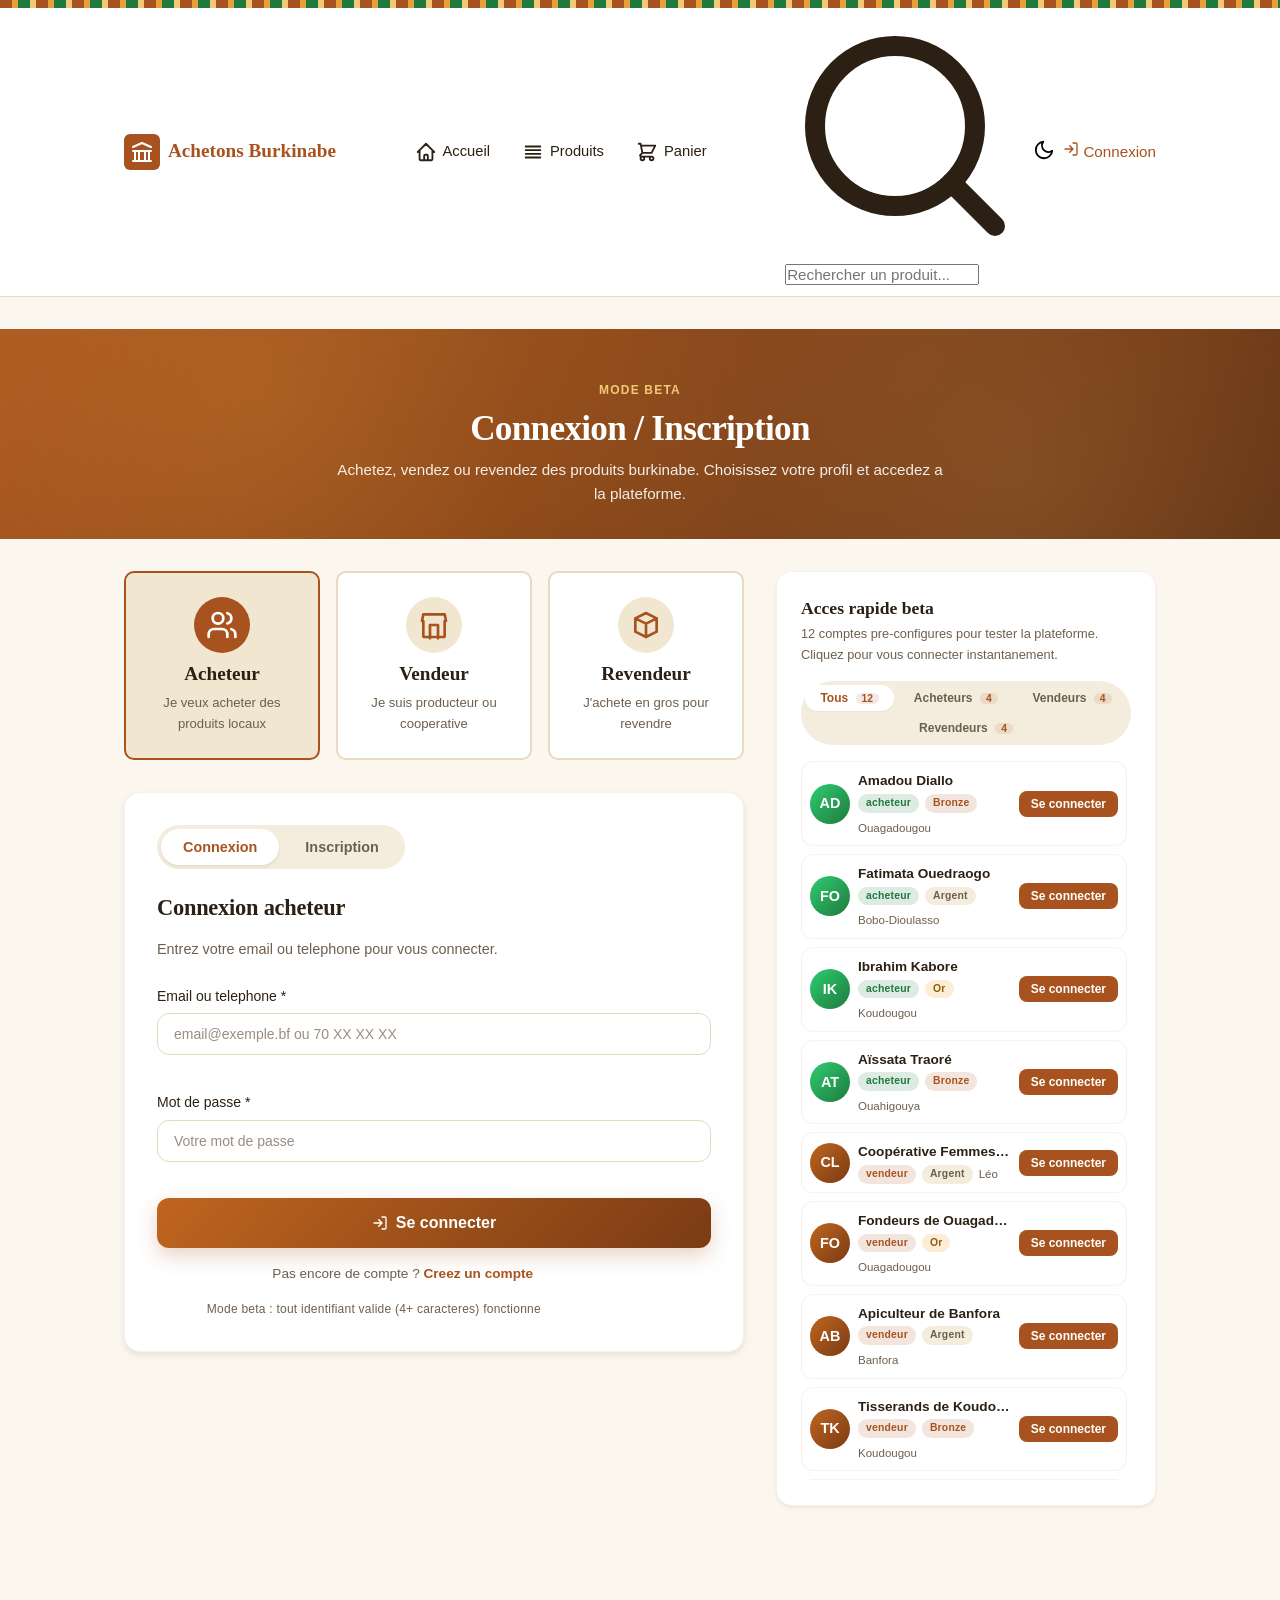
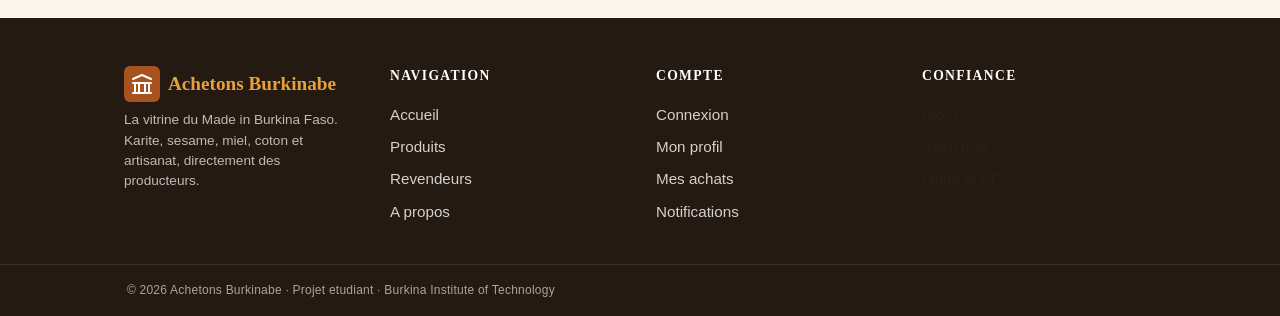
<file: connexion.html>
<!DOCTYPE html>
<html lang="fr">
<head>
  <meta charset="UTF-8">
  <meta name="viewport" content="width=device-width, initial-scale=1.0">
  <title>Connexion / Inscription - Achetons Burkinabe</title>
  <meta name="description" content="Connectez-vous ou creez un compte acheteur, vendeur ou revendeur sur Achetons Burkinabe. Mode beta avec 12 comptes de test.">
  <link rel="stylesheet" href="css/style.css">
  <link rel="stylesheet" href="css/typography.css">
  <link rel="stylesheet" href="css/components.css">
  <link rel="stylesheet" href="css/icons.css">
  <link rel="stylesheet" href="css/design-system.css">
  <link rel="stylesheet" href="css/animations.css">
  <link rel="stylesheet" href="css/dark-mode.css">
  <link rel="stylesheet" href="css/responsive.css">
  <link rel="stylesheet" href="css/home.css">
  <link rel="stylesheet" href="css/connexion.css">
  <link rel="icon" type="image/svg+xml" href="images/logo/favicon.svg">
  <style>
    /* Refonte L7a - layouts specifiques page connexion */
    .auth-hero {
      background: linear-gradient(135deg, var(--terre) 0%, var(--terre-fonce) 60%, #5a2a0e 100%);
      color: #fff;
      padding: var(--sp-xxl) 0 var(--sp-xl);
      position: relative;
      overflow: hidden;
    }
    .auth-hero::before {
      content: '';
      position: absolute;
      inset: 0;
      background:
        radial-gradient(circle at 20% 30%, rgba(232, 161, 58, 0.25) 0%, transparent 50%),
        radial-gradient(circle at 80% 70%, rgba(244, 200, 119, 0.18) 0%, transparent 50%);
      pointer-events: none;
    }
    .auth-hero .container { position: relative; z-index: 1; text-align: center; }
    .auth-hero .eyebrow { color: var(--miel-clair); margin-bottom: var(--sp-sm); }
    .auth-hero h1 { color: #fff; margin: 0 0 var(--sp-sm); font-size: 2.2rem; }
    .auth-hero p { color: rgba(255,255,255,0.9); max-width: 620px; margin: 0 auto; }

    .auth-layout {
      display: grid;
      grid-template-columns: 1fr;
      gap: var(--sp-xl);
      align-items: start;
      padding: var(--sp-xl) 0;
    }
    @media (min-width: 1024px) {
      .auth-layout { grid-template-columns: minmax(0, 1fr) 380px; }
    }

    .auth-type-grid.three-cols {
      grid-template-columns: repeat(3, 1fr);
    }
    @media (max-width: 640px) {
      .auth-type-grid.three-cols { grid-template-columns: 1fr; }
    }

    .auth-mode-tabs {
      display: flex;
      gap: 4px;
      padding: 4px;
      background: var(--surface-3);
      border-radius: var(--radius-pill);
      margin-bottom: var(--sp-lg);
      width: fit-content;
      max-width: 100%;
    }
    .auth-mode-tab {
      flex: 1;
      padding: 10px 22px;
      border: none;
      background: transparent;
      color: var(--texte-doux);
      font-weight: 600;
      font-size: 0.9rem;
      border-radius: var(--radius-pill);
      cursor: pointer;
      transition: all var(--transition-fast);
      white-space: nowrap;
    }
    .auth-mode-tab.active {
      background: var(--surface-1);
      color: var(--terre);
      box-shadow: var(--shadow-sm);
    }

    .auth-form-card {
      background: var(--surface-1);
      border-radius: var(--radius-lg);
      padding: var(--sp-xl);
      box-shadow: var(--shadow-md);
      border: 1px solid var(--border-subtle);
    }
    .auth-form-card h2 { margin: 0 0 var(--sp-md); font-size: 1.4rem; }
    .auth-form-card .auth-form-hint { color: var(--texte-doux); font-size: 0.9rem; margin: 0 0 var(--sp-lg); }

    .auth-form-section { display: none; }
    .auth-form-section.active { display: block; animation: fadeIn 0.3s ease; }

    .auth-categories-grid {
      display: grid;
      grid-template-columns: repeat(auto-fit, minmax(140px, 1fr));
      gap: var(--sp-sm);
      margin-top: var(--sp-sm);
    }
    .auth-cat-pill {
      display: inline-flex;
      align-items: center;
      gap: 6px;
      padding: 8px 14px;
      border: 1.5px solid var(--ligne);
      border-radius: var(--radius-pill);
      font-size: 0.85rem;
      cursor: pointer;
      user-select: none;
      transition: all var(--transition-fast);
    }
    .auth-cat-pill input { accent-color: var(--terre); }
    .auth-cat-pill:has(input:checked) {
      border-color: var(--terre);
      background: color-mix(in srgb, var(--terre) 8%, transparent);
      color: var(--terre);
      font-weight: 600;
    }

    .auth-boutique-options {
      display: grid;
      grid-template-columns: 1fr 1fr;
      gap: var(--sp-md);
    }
    @media (max-width: 480px) { .auth-boutique-options { grid-template-columns: 1fr; } }
    .auth-boutique-option {
      display: block;
      padding: var(--sp-md);
      border: 2px solid var(--ligne);
      border-radius: var(--radius-md);
      cursor: pointer;
      transition: all var(--transition-fast);
      background: var(--surface-1);
    }
    .auth-boutique-option input { position: absolute; opacity: 0; }
    .auth-boutique-option:hover { border-color: var(--miel); }
    .auth-boutique-option:has(input:checked) {
      border-color: var(--terre);
      background: var(--surface-2);
      box-shadow: var(--shadow-glow);
    }
    .auth-boutique-option .opt-title { font-weight: 700; color: var(--texte); margin-bottom: 4px; }
    .auth-boutique-option .opt-desc { font-size: 0.8rem; color: var(--texte-doux); }
    .auth-boutique-option .opt-remise {
      display: inline-block;
      margin-top: 6px;
      font-size: 0.75rem;
      color: var(--succes);
      font-weight: 600;
    }

    .beta-panel {
      background: var(--surface-1);
      border-radius: var(--radius-lg);
      padding: var(--sp-lg);
      box-shadow: var(--shadow-sm);
      border: 1px solid var(--border-subtle);
      position: sticky;
      top: calc(var(--header-h) + var(--sp-md));
    }
    .beta-panel-header { margin-bottom: var(--sp-md); }
    .beta-panel-header h3 { margin: 0 0 4px 0; font-size: 1.1rem; }
    .beta-panel-header p { margin: 0; font-size: 0.8rem; color: var(--texte-doux); }

    .beta-filter-bar {
      display: flex;
      flex-wrap: wrap;
      gap: 4px;
      padding: 4px;
      background: var(--surface-3);
      border-radius: var(--radius-pill);
      margin-bottom: var(--sp-md);
    }
    .beta-filter-btn {
      flex: 1 1 auto;
      padding: 6px 10px;
      border: none;
      background: transparent;
      color: var(--texte-doux);
      font-size: 0.75rem;
      font-weight: 600;
      border-radius: var(--radius-pill);
      cursor: pointer;
      transition: all var(--transition-fast);
      white-space: nowrap;
    }
    .beta-filter-btn.active {
      background: var(--surface-1);
      color: var(--terre);
      box-shadow: var(--shadow-xs);
    }
    .beta-filter-btn .count {
      display: inline-block;
      margin-left: 4px;
      padding: 0 6px;
      border-radius: var(--radius-pill);
      background: color-mix(in srgb, var(--terre) 12%, transparent);
      color: var(--terre);
      font-size: 0.65rem;
    }

    .beta-cards-grid {
      display: grid;
      grid-template-columns: 1fr;
      gap: var(--sp-sm);
      max-height: 720px;
      overflow-y: auto;
      padding-right: 4px;
    }
    .beta-card {
      display: grid;
      grid-template-columns: 40px 1fr auto;
      gap: var(--sp-sm);
      align-items: center;
      padding: var(--sp-sm);
      border: 1px solid var(--border-subtle);
      border-radius: var(--radius-md);
      background: var(--surface-1);
      transition: all var(--transition-fast);
      animation: fadeIn 0.3s ease both;
    }
    .beta-card:hover {
      border-color: var(--terre);
      transform: translateY(-1px);
      box-shadow: var(--shadow-sm);
    }
    .beta-card .beta-avatar {
      width: 40px;
      height: 40px;
      border-radius: var(--radius-pill);
      background: var(--gradient-terre);
      color: #fff;
      display: flex;
      align-items: center;
      justify-content: center;
      font-weight: 700;
      font-size: 0.9rem;
    }
    .beta-card.beta-acheteur .beta-avatar { background: linear-gradient(135deg, #2ECC71, #1F7A3D); }
    .beta-card.beta-vendeur .beta-avatar { background: linear-gradient(135deg, #C0651F, #7A3B14); }
    .beta-card.beta-revendeur .beta-avatar { background: linear-gradient(135deg, #F4C877, #E8A13A); color: #5a2a0e; }
    .beta-card .beta-body { min-width: 0; }
    .beta-card .beta-name {
      font-weight: 600;
      font-size: 0.85rem;
      color: var(--texte);
      white-space: nowrap;
      overflow: hidden;
      text-overflow: ellipsis;
    }
    .beta-card .beta-meta {
      font-size: 0.72rem;
      color: var(--texte-doux);
      display: flex;
      gap: 6px;
      flex-wrap: wrap;
      margin-top: 2px;
    }
    .beta-card .beta-meta .badge-modern { font-size: 0.65rem; padding: 1px 8px; }
    .beta-card .beta-login-btn {
      padding: 6px 12px;
      font-size: 0.75rem;
      font-weight: 600;
      border-radius: var(--radius-sm);
      background: var(--terre);
      color: #fff;
      border: none;
      cursor: pointer;
      transition: all var(--transition-fast);
      flex-shrink: 0;
    }
    .beta-card .beta-login-btn:hover {
      background: var(--terre-fonce);
      transform: scale(1.04);
    }

    .auth-success-banner {
      display: flex;
      align-items: center;
      gap: var(--sp-sm);
      padding: var(--sp-sm) var(--sp-md);
      background: color-mix(in srgb, var(--succes) 12%, transparent);
      border-left: 3px solid var(--succes);
      border-radius: var(--radius-md);
      margin-bottom: var(--sp-md);
      color: var(--succes);
      font-weight: 600;
      font-size: 0.85rem;
    }
  </style>
</head>
<body>
  <a href="#main" class="skip-link">Aller au contenu</a>

  <main id="main">
    <!-- Hero section courte -->
    <section class="auth-hero">
      <div class="container">
        <p class="eyebrow">Mode beta</p>
        <h1>Connexion / Inscription</h1>
        <p>Achetez, vendez ou revendez des produits burkinabe. Choisissez votre profil et accedez a la plateforme.</p>
      </div>
    </section>

    <div class="container">
      <div class="auth-layout">
        <!-- ============ Colonne gauche : formulaires ============ -->
        <div class="auth-forms-col">
          <!-- Type selector (3 cartes) -->
          <div class="auth-type-grid three-cols" id="auth-type-grid">
            <button class="auth-type-card active" data-type="acheteur" type="button">
              <div class="auth-type-icon">
                <svg class="icon-lg" viewBox="0 0 24 24" fill="none" stroke="currentColor" stroke-width="2" stroke-linecap="round" stroke-linejoin="round"><path d="M16 21v-2a4 4 0 00-4-4H6a4 4 0 00-4 4v2"/><circle cx="9" cy="7" r="4"/><path d="M22 21v-2a4 4 0 00-3-3.87M16 3.13a4 4 0 010 7.75"/></svg>
              </div>
              <h3>Acheteur</h3>
              <p>Je veux acheter des produits locaux</p>
            </button>
            <button class="auth-type-card" data-type="vendeur" type="button">
              <div class="auth-type-icon">
                <svg class="icon-lg" viewBox="0 0 24 24" fill="none" stroke="currentColor" stroke-width="2" stroke-linecap="round" stroke-linejoin="round"><path d="M3 9l1-5h16l1 5M4 9v11a1 1 0 001 1h14a1 1 0 001-1V9M9 22V12h6v10"/></svg>
              </div>
              <h3>Vendeur</h3>
              <p>Je suis producteur ou cooperative</p>
            </button>
            <button class="auth-type-card" data-type="revendeur" type="button">
              <div class="auth-type-icon">
                <svg class="icon-lg" viewBox="0 0 24 24" fill="none" stroke="currentColor" stroke-width="2" stroke-linecap="round" stroke-linejoin="round"><path d="M20 7l-8-4-8 4m16 0l-8 4m8-4v10l-8 4m0-10L4 7m8 4v10M4 7v10l8 4"/></svg>
              </div>
              <h3>Revendeur</h3>
              <p>J'achete en gros pour revendre</p>
            </button>
          </div>

          <!-- Form card -->
          <div class="auth-form-card">
            <!-- Mode toggle (login / register) -->
            <div class="auth-mode-tabs" role="tablist" aria-label="Mode authentification">
              <button class="auth-mode-tab active" data-mode="login" role="tab" type="button">Connexion</button>
              <button class="auth-mode-tab" data-mode="register" role="tab" type="button">Inscription</button>
            </div>

            <!-- ===== LOGIN FORM (commun) ===== -->
            <section class="auth-form-section active" id="login-section">
              <h2 id="login-title">Connexion acheteur</h2>
              <p class="auth-form-hint">Entrez votre email ou telephone pour vous connecter.</p>
              <form id="login-form" novalidate>
                <div class="input-group-modern">
                  <label for="login-identifier" class="form-label">Email ou telephone <span class="required">*</span></label>
                  <input type="text" id="login-identifier" name="identifier" class="input-modern" placeholder="email@exemple.bf ou 70 XX XX XX" autocomplete="username">
                  <div class="input-error"></div>
                </div>
                <div class="input-group-modern">
                  <label for="login-password" class="form-label">Mot de passe <span class="required">*</span></label>
                  <input type="password" id="login-password" name="password" class="input-modern" placeholder="Votre mot de passe" autocomplete="current-password" minlength="4">
                  <div class="input-error"></div>
                </div>
                <button type="submit" class="btn-modern btn-modern-primary btn-modern-block btn-modern-lg">
                  <svg class="icon-sm" viewBox="0 0 24 24" fill="none" stroke="currentColor" stroke-width="2" stroke-linecap="round" stroke-linejoin="round"><path d="M15 3h4a2 2 0 012 2v14a2 2 0 01-2 2h-4M10 17l5-5-5-5M15 12H3"/></svg>
                  Se connecter
                </button>
              </form>
              <p class="text-center text-sm text-doux" style="margin-top:16px;">
                Pas encore de compte ?
                <a href="#" id="goto-register-link" style="font-weight:600;color:var(--terre);">Creez un compte</a>
              </p>
              <p class="text-center text-caption" style="margin-top:6px;color:var(--texte-doux);">
                Mode beta : tout identifiant valide (4+ caracteres) fonctionne
              </p>
            </section>

            <!-- ===== REGISTER ACHETEUR ===== -->
            <section class="auth-form-section" id="register-acheteur-section">
              <h2>Creer un compte acheteur</h2>
              <p class="auth-form-hint">Quelques informations pour rejoindre la communaute.</p>
              <form id="register-acheteur-form" novalidate>
                <div class="input-group-modern">
                  <label for="reg-a-nom" class="form-label">Nom complet <span class="required">*</span></label>
                  <input type="text" id="reg-a-nom" name="nom" class="input-modern" minlength="2" required>
                  <div class="input-error"></div>
                </div>
                <div class="input-group-modern">
                  <label for="reg-a-email" class="form-label">Email <span class="required">*</span></label>
                  <input type="email" id="reg-a-email" name="email" class="input-modern" required>
                  <div class="input-error"></div>
                </div>
                <div class="input-group-modern">
                  <label for="reg-a-tel" class="form-label">Telephone <span class="required">*</span></label>
                  <input type="tel" id="reg-a-tel" name="telephone" class="input-modern" placeholder="70 XX XX XX" required>
                  <div class="input-error"></div>
                </div>
                <div class="input-group-modern">
                  <label for="reg-a-ville" class="form-label">Ville <span class="required">*</span></label>
                  <select id="reg-a-ville" name="ville" class="input-modern" required>
                    <option value="">Choisir une ville...</option>
                  </select>
                  <div class="input-error"></div>
                </div>
                <div class="input-group-modern">
                  <label for="reg-a-region" class="form-label">Region <span class="required">*</span></label>
                  <select id="reg-a-region" name="region" class="input-modern" required>
                    <option value="">Choisir une region...</option>
                  </select>
                  <div class="input-error"></div>
                </div>
                <div class="input-group-modern">
                  <label for="reg-a-pass" class="form-label">Mot de passe <span class="required">*</span></label>
                  <input type="password" id="reg-a-pass" name="password" class="input-modern" minlength="4" required>
                  <div class="input-error"></div>
                </div>
                <button type="submit" class="btn-modern btn-modern-primary btn-modern-block btn-modern-lg">Creer mon compte</button>
              </form>
              <p class="text-center text-sm text-doux" style="margin-top:16px;">
                Deja inscrit ?
                <a href="#" class="goto-login-link" style="font-weight:600;color:var(--terre);">Se connecter</a>
              </p>
            </section>

            <!-- ===== REGISTER VENDEUR ===== -->
            <section class="auth-form-section" id="register-vendeur-section">
              <h2>Creer un compte vendeur</h2>
              <p class="auth-form-hint">Producteur, cooperative ou artisan : vende vos produits en direct.</p>
              <form id="register-vendeur-form" novalidate>
                <div class="input-group-modern">
                  <label for="reg-v-nom" class="form-label">Nom de boutique ou cooperative <span class="required">*</span></label>
                  <input type="text" id="reg-v-nom" name="nom" class="input-modern" minlength="2" required>
                  <div class="input-error"></div>
                </div>
                <div class="input-group-modern">
                  <label for="reg-v-email" class="form-label">Email <span class="required">*</span></label>
                  <input type="email" id="reg-v-email" name="email" class="input-modern" required>
                  <div class="input-error"></div>
                </div>
                <div class="input-group-modern">
                  <label for="reg-v-tel" class="form-label">Telephone <span class="required">*</span></label>
                  <input type="tel" id="reg-v-tel" name="telephone" class="input-modern" placeholder="70 XX XX XX" required>
                  <div class="input-error"></div>
                </div>
                <div class="input-group-modern">
                  <label for="reg-v-ville" class="form-label">Ville <span class="required">*</span></label>
                  <select id="reg-v-ville" name="ville" class="input-modern" required>
                    <option value="">Choisir une ville...</option>
                  </select>
                  <div class="input-error"></div>
                </div>
                <div class="input-group-modern">
                  <label for="reg-v-region" class="form-label">Region d'activite <span class="required">*</span></label>
                  <select id="reg-v-region" name="region" class="input-modern" required>
                    <option value="">Choisir une region...</option>
                  </select>
                  <div class="input-error"></div>
                </div>
                <div class="input-group-modern">
                  <label for="reg-v-desc" class="form-label">Description de l'activite</label>
                  <textarea id="reg-v-desc" name="description" class="input-modern" rows="3" placeholder="Decrivez votre boutique, vos produits phares, votre histoire..."></textarea>
                  <div class="input-error"></div>
                </div>
                <div class="input-group-modern">
                  <label class="form-label">Categories de produits <span class="text-doux">(selection libre)</span></label>
                  <div class="auth-categories-grid" id="reg-v-categories"></div>
                </div>
                <div class="input-group-modern">
                  <label for="reg-v-pass" class="form-label">Mot de passe <span class="required">*</span></label>
                  <input type="password" id="reg-v-pass" name="password" class="input-modern" minlength="4" required>
                  <div class="input-error"></div>
                </div>
                <button type="submit" class="btn-modern btn-modern-primary btn-modern-block btn-modern-lg">Creer mon compte vendeur</button>
              </form>
              <p class="text-center text-sm text-doux" style="margin-top:16px;">
                Deja inscrit ?
                <a href="#" class="goto-login-link" style="font-weight:600;color:var(--terre);">Se connecter</a>
              </p>
            </section>

            <!-- ===== REGISTER REVENDEUR ===== -->
            <section class="auth-form-section" id="register-revendeur-section">
              <h2>Creer un compte revendeur</h2>
              <p class="auth-form-hint">Achetez en gros et beneficiez de remises selon votre type de boutique.</p>
              <form id="register-revendeur-form" novalidate>
                <div class="input-group-modern">
                  <label for="reg-r-nom" class="form-label">Nom de boutique <span class="required">*</span></label>
                  <input type="text" id="reg-r-nom" name="nom" class="input-modern" minlength="2" required>
                  <div class="input-error"></div>
                </div>
                <div class="input-group-modern">
                  <label for="reg-r-email" class="form-label">Email <span class="required">*</span></label>
                  <input type="email" id="reg-r-email" name="email" class="input-modern" required>
                  <div class="input-error"></div>
                </div>
                <div class="input-group-modern">
                  <label for="reg-r-tel" class="form-label">Telephone <span class="required">*</span></label>
                  <input type="tel" id="reg-r-tel" name="telephone" class="input-modern" placeholder="70 XX XX XX" required>
                  <div class="input-error"></div>
                </div>
                <div class="input-group-modern">
                  <label for="reg-r-ville" class="form-label">Ville <span class="required">*</span></label>
                  <select id="reg-r-ville" name="ville" class="input-modern" required>
                    <option value="">Choisir une ville...</option>
                  </select>
                  <div class="input-error"></div>
                </div>
                <div class="input-group-modern">
                  <label for="reg-r-region" class="form-label">Region <span class="required">*</span></label>
                  <select id="reg-r-region" name="region" class="input-modern" required>
                    <option value="">Choisir une region...</option>
                  </select>
                  <div class="input-error"></div>
                </div>
                <div class="input-group-modern">
                  <label class="form-label">Type de boutique <span class="required">*</span></label>
                  <div class="auth-boutique-options">
                    <label class="auth-boutique-option">
                      <input type="radio" name="boutique_type" value="grande_boutique" required>
                      <div class="opt-title">Grande boutique</div>
                      <div class="opt-desc">Import/export, supermarche, gros volumes.</div>
                      <div class="opt-remise">Remise gros : -15%</div>
                    </label>
                    <label class="auth-boutique-option">
                      <input type="radio" name="boutique_type" value="petite_boutique" required>
                      <div class="opt-title">Petite boutique</div>
                      <div class="opt-desc">Boutique de quartier, revendeur local.</div>
                      <div class="opt-remise">Remise gros : -10%</div>
                    </label>
                  </div>
                  <div class="input-error"></div>
                </div>
                <div class="input-group-modern">
                  <label for="reg-r-pass" class="form-label">Mot de passe <span class="required">*</span></label>
                  <input type="password" id="reg-r-pass" name="password" class="input-modern" minlength="4" required>
                  <div class="input-error"></div>
                </div>
                <button type="submit" class="btn-modern btn-modern-primary btn-modern-block btn-modern-lg">Creer mon compte revendeur</button>
              </form>
              <p class="text-center text-sm text-doux" style="margin-top:16px;">
                Deja inscrit ?
                <a href="#" class="goto-login-link" style="font-weight:600;color:var(--terre);">Se connecter</a>
              </p>
            </section>
          </div>
        </div>

        <!-- ============ Colonne droite : comptes beta ============ -->
        <aside class="beta-panel" aria-label="Comptes beta testeurs">
          <div class="beta-panel-header">
            <h3>Acces rapide beta</h3>
            <p>12 comptes pre-configures pour tester la plateforme. Cliquez pour vous connecter instantanement.</p>
          </div>
          <div class="beta-filter-bar" role="tablist" aria-label="Filtrer par type">
            <button class="beta-filter-btn active" data-filter="all" type="button">
              Tous <span class="count" id="count-all">12</span>
            </button>
            <button class="beta-filter-btn" data-filter="acheteur" type="button">
              Acheteurs <span class="count" id="count-acheteur">4</span>
            </button>
            <button class="beta-filter-btn" data-filter="vendeur" type="button">
              Vendeurs <span class="count" id="count-vendeur">4</span>
            </button>
            <button class="beta-filter-btn" data-filter="revendeur" type="button">
              Revendeurs <span class="count" id="count-revendeur">4</span>
            </button>
          </div>
          <div class="beta-cards-grid" id="beta-cards"></div>
        </aside>
      </div>
    </div>
  </main>

  <script src="js/utils.js"></script>
  <script src="js/storage.js"></script>
  <script src="js/embedded-data.js"></script>
  <script src="js/data-seed.js"></script>
  <script src="js/auth.js"></script>
  <script src="js/ui-components.js"></script>
  <script src="js/form-validation.js"></script>
  <script src="js/app.js"></script>
  <script>
    /* ====== Etat local ====== */
    let currentType = 'acheteur';
    let currentMode = 'login'; // 'login' | 'register'

    const TYPE_LABELS = {
      acheteur: 'acheteur',
      vendeur: 'vendeur',
      revendeur: 'revendeur'
    };

    document.addEventListener('app:ready', () => {
      // Si deja connecte, redirige
      const session = Auth.current();
      if (session) {
        Auth.redirectByType(session);
        return;
      }

      // Pre-remplir les selects (villes et regions)
      const villes = Data.regions.map(r => r.chef_lieu);
      const regions = Data.regions.map(r => r.nom);
      ['reg-a-ville', 'reg-v-ville', 'reg-r-ville'].forEach(id => {
        const sel = document.getElementById(id);
        if (sel) villes.forEach(v => sel.insertAdjacentHTML('beforeend', `<option value="${Utils.escapeHtml(v)}">${Utils.escapeHtml(v)}</option>`));
      });
      ['reg-a-region', 'reg-v-region', 'reg-r-region'].forEach(id => {
        const sel = document.getElementById(id);
        if (sel) regions.forEach(r => sel.insertAdjacentHTML('beforeend', `<option value="${Utils.escapeHtml(r)}">${Utils.escapeHtml(r)}</option>`));
      });

      // Categories checkboxes (form vendeur)
      const catContainer = document.getElementById('reg-v-categories');
      if (catContainer) {
        catContainer.innerHTML = Data.categories.map(c => `
          <label class="auth-cat-pill">
            <input type="checkbox" name="categories" value="${Utils.escapeHtml(c.nom)}">
            ${Utils.escapeHtml(c.nom)}
          </label>
        `).join('');
      }

      // Pre-selectionner le type depuis l'URL (?type=vendeur par ex)
      const urlType = Utils.getQueryParam('type');
      if (urlType && ['acheteur', 'vendeur', 'revendeur'].includes(urlType)) {
        selectType(urlType);
      } else {
        selectType('acheteur');
      }

      // Message de redirection
      const msg = Utils.getQueryParam('message');
      if (msg) {
        UI.toast(decodeURIComponent(msg), 'info', 5000);
      }

      // Wire interactions
      wireTypeSwitching();
      wireModeSwitching();
      wireForms();

      // Render les cartes beta
      renderBetaCards();
      wireBetaFilters();
    });

    /* ====== Type switching ====== */
    function selectType(type) {
      currentType = type;
      document.querySelectorAll('.auth-type-card').forEach(c => {
        c.classList.toggle('active', c.dataset.type === type);
      });
      // Met a jour le titre du login
      const titleEl = document.getElementById('login-title');
      if (titleEl) titleEl.textContent = 'Connexion ' + type;
      // Re-affiche la section correspondant au mode courant
      applyMode();
    }

    function wireTypeSwitching() {
      document.querySelectorAll('.auth-type-card').forEach(card => {
        card.addEventListener('click', () => selectType(card.dataset.type));
      });
    }

    /* ====== Mode switching (login / register) ====== */
    function setMode(mode) {
      currentMode = mode;
      document.querySelectorAll('.auth-mode-tab').forEach(t => {
        t.classList.toggle('active', t.dataset.mode === mode);
      });
      applyMode();
    }

    function applyMode() {
      document.querySelectorAll('.auth-form-section').forEach(s => s.classList.remove('active'));
      if (currentMode === 'login') {
        document.getElementById('login-section').classList.add('active');
      } else {
        // Section register specifique au type courant
        const target = document.getElementById('register-' + currentType + '-section');
        if (target) target.classList.add('active');
      }
    }

    function wireModeSwitching() {
      document.querySelectorAll('.auth-mode-tab').forEach(tab => {
        tab.addEventListener('click', () => setMode(tab.dataset.mode));
      });
      // Lien "Creez un compte" dans la section login
      const gotoReg = document.getElementById('goto-register-link');
      if (gotoReg) gotoReg.addEventListener('click', (e) => { e.preventDefault(); setMode('register'); });
      // Liens "Se connecter" dans les sections register
      document.querySelectorAll('.goto-login-link').forEach(a => {
        a.addEventListener('click', (e) => { e.preventDefault(); setMode('login'); });
      });
    }

    /* ====== Forms : validation live + soumission ====== */
    function wireForms() {
      // ===== LOGIN =====
      const loginForm = document.getElementById('login-form');
      FormValidation.attachLiveValidation(loginForm, {
        fields: [
          { id: 'identifier', required: true, validation: 'email_or_phone', required_message: 'Email ou telephone requis' },
          { id: 'password', required: true, min_length: 4, required_message: 'Mot de passe requis' }
        ]
      });
      loginForm.addEventListener('submit', async (e) => {
        e.preventDefault();
        const identifier = document.getElementById('login-identifier').value.trim();
        const password = document.getElementById('login-password').value;
        if (!identifier) { UI.toast('Entrez votre email ou telephone', 'warning'); return; }
        if (password.length < 4) { UI.toast('Mot de passe trop court (4 caracteres min)', 'warning'); return; }
        const result = await Auth.login(currentType, identifier, password);
        if (result.success) {
          UI.toast('Connexion reussie en tant que ' + result.session.user_name, 'success');
          setTimeout(() => Auth.redirectByType(result.session), 700);
        } else {
          UI.toast(result.error, 'error');
        }
      });

      // ===== REGISTER ACHETEUR =====
      wireRegisterForm('register-acheteur-form', 'acheteur', [
        { id: 'nom', required: true, min_length: 2 },
        { id: 'email', required: true, validation: 'email' },
        { id: 'telephone', required: true, validation: 'phone' },
        { id: 'ville', required: true },
        { id: 'region', required: true },
        { id: 'password', required: true, min_length: 4 }
      ]);

      // ===== REGISTER VENDEUR =====
      wireRegisterForm('register-vendeur-form', 'vendeur', [
        { id: 'nom', required: true, min_length: 2 },
        { id: 'email', required: true, validation: 'email' },
        { id: 'telephone', required: true, validation: 'phone' },
        { id: 'ville', required: true },
        { id: 'region', required: true },
        { id: 'password', required: true, min_length: 4 }
      ]);

      // ===== REGISTER REVENDEUR =====
      wireRegisterForm('register-revendeur-form', 'revendeur', [
        { id: 'nom', required: true, min_length: 2 },
        { id: 'email', required: true, validation: 'email' },
        { id: 'telephone', required: true, validation: 'phone' },
        { id: 'ville', required: true },
        { id: 'region', required: true },
        { id: 'password', required: true, min_length: 4 }
      ], { checkBoutiqueType: true });
    }

    function wireRegisterForm(formId, type, fields, opts = {}) {
      const form = document.getElementById(formId);
      if (!form) return;
      FormValidation.attachLiveValidation(form, { fields });
      form.addEventListener('submit', async (e) => {
        e.preventDefault();
        // Recupere les valeurs
        const data = {};
        form.querySelectorAll('[name]').forEach(input => {
          if (input.type === 'checkbox') {
            if (!data[input.name]) data[input.name] = [];
            if (input.checked) data[input.name].push(input.value);
          } else if (input.type === 'radio') {
            if (input.checked) data[input.name] = input.value;
          } else {
            data[input.name] = input.value.trim();
          }
        });

        // Validation specifique : boutique_type pour revendeur
        if (opts.checkBoutiqueType && !data.boutique_type) {
          UI.toast('Selectionnez le type de boutique', 'warning');
          return;
        }

        const result = await Auth.register(type, data);
        if (result.success) {
          UI.toast('Compte cree. Bienvenue, ' + result.session.user_name + ' !', 'success');
          setTimeout(() => Auth.redirectByType(result.session), 900);
        } else {
          UI.toast(result.error, 'error');
        }
      });
    }

    /* ====== Beta cards ====== */
    function initialsOf(name) {
      if (!name) return '?';
      const parts = String(name).trim().split(/\s+/);
      if (parts.length === 1) return parts[0].slice(0, 2).toUpperCase();
      return (parts[0][0] + parts[parts.length - 1][0]).toUpperCase();
    }

    function trustBadgeClass(level) {
      if (level === 'or') return 'badge-modern-warning';
      if (level === 'argent') return 'badge-modern-neutral';
      if (level === 'bronze') return 'badge-modern-terre';
      return 'badge-modern-neutral';
    }
    function trustLabelFr(level) {
      if (level === 'or') return 'Or';
      if (level === 'argent') return 'Argent';
      if (level === 'bronze') return 'Bronze';
      return level || '';
    }
    function typeBadgeClass(type) {
      if (type === 'acheteur') return 'badge-modern-vert';
      if (type === 'vendeur') return 'badge-modern-terre';
      return 'badge-modern-miel';
    }

    function renderBetaCards(filter = 'all') {
      const container = document.getElementById('beta-cards');
      if (!container) return;
      const accounts = Data.betaAccounts.filter(a => filter === 'all' || a.type === filter);
      if (!accounts.length) {
        container.innerHTML = '<p class="text-doux text-center" style="padding:24px;">Aucun compte pour ce filtre.</p>';
        return;
      }
      container.innerHTML = accounts.map((a, idx) => {
        const v = a.ville || 'N/A';
        return `
          <article class="beta-card beta-${a.type}" data-account-id="${a.id}" data-type="${a.type}" style="animation-delay:${idx * 30}ms;">
            <div class="beta-avatar" aria-hidden="true">${initialsOf(a.nom)}</div>
            <div class="beta-body">
              <div class="beta-name" title="${Utils.escapeHtml(a.nom)}">${Utils.escapeHtml(a.nom)}</div>
              <div class="beta-meta">
                <span class="badge-modern ${typeBadgeClass(a.type)}">${a.type}</span>
                ${a.trust_level ? `<span class="badge-modern ${trustBadgeClass(a.trust_level)}">${trustLabelFr(a.trust_level)}</span>` : ''}
                <span>${Utils.escapeHtml(v)}</span>
              </div>
            </div>
            <button class="beta-login-btn" data-account-id="${a.id}" type="button">Se connecter</button>
          </article>
        `;
      }).join('');

      // Wire chaque bouton
      container.querySelectorAll('.beta-login-btn').forEach(btn => {
        btn.addEventListener('click', () => {
          const accountId = btn.dataset.accountId;
          const account = Data.betaAccounts.find(a => a.id === accountId);
          if (!account) return;
          const result = Auth.betaLogin(account.id, account.type);
          if (result.success) {
            UI.toast('Connexion reussie en tant que ' + result.session.user_name, 'success');
            setTimeout(() => Auth.redirectByType(result.session), 600);
          } else {
            UI.toast(result.error, 'error');
          }
        });
      });
    }

    function wireBetaFilters() {
      document.querySelectorAll('.beta-filter-btn').forEach(btn => {
        btn.addEventListener('click', () => {
          document.querySelectorAll('.beta-filter-btn').forEach(b => b.classList.remove('active'));
          btn.classList.add('active');
          renderBetaCards(btn.dataset.filter);
        });
      });
      // Initialise les compteurs
      const all = Data.betaAccounts.length;
      const byType = t => Data.betaAccounts.filter(a => a.type === t).length;
      const set = (id, n) => { const el = document.getElementById(id); if (el) el.textContent = String(n); };
      set('count-all', all);
      set('count-acheteur', byType('acheteur'));
      set('count-vendeur', byType('vendeur'));
      set('count-revendeur', byType('revendeur'));
    }
  </script>
</body>
</html>
</file>
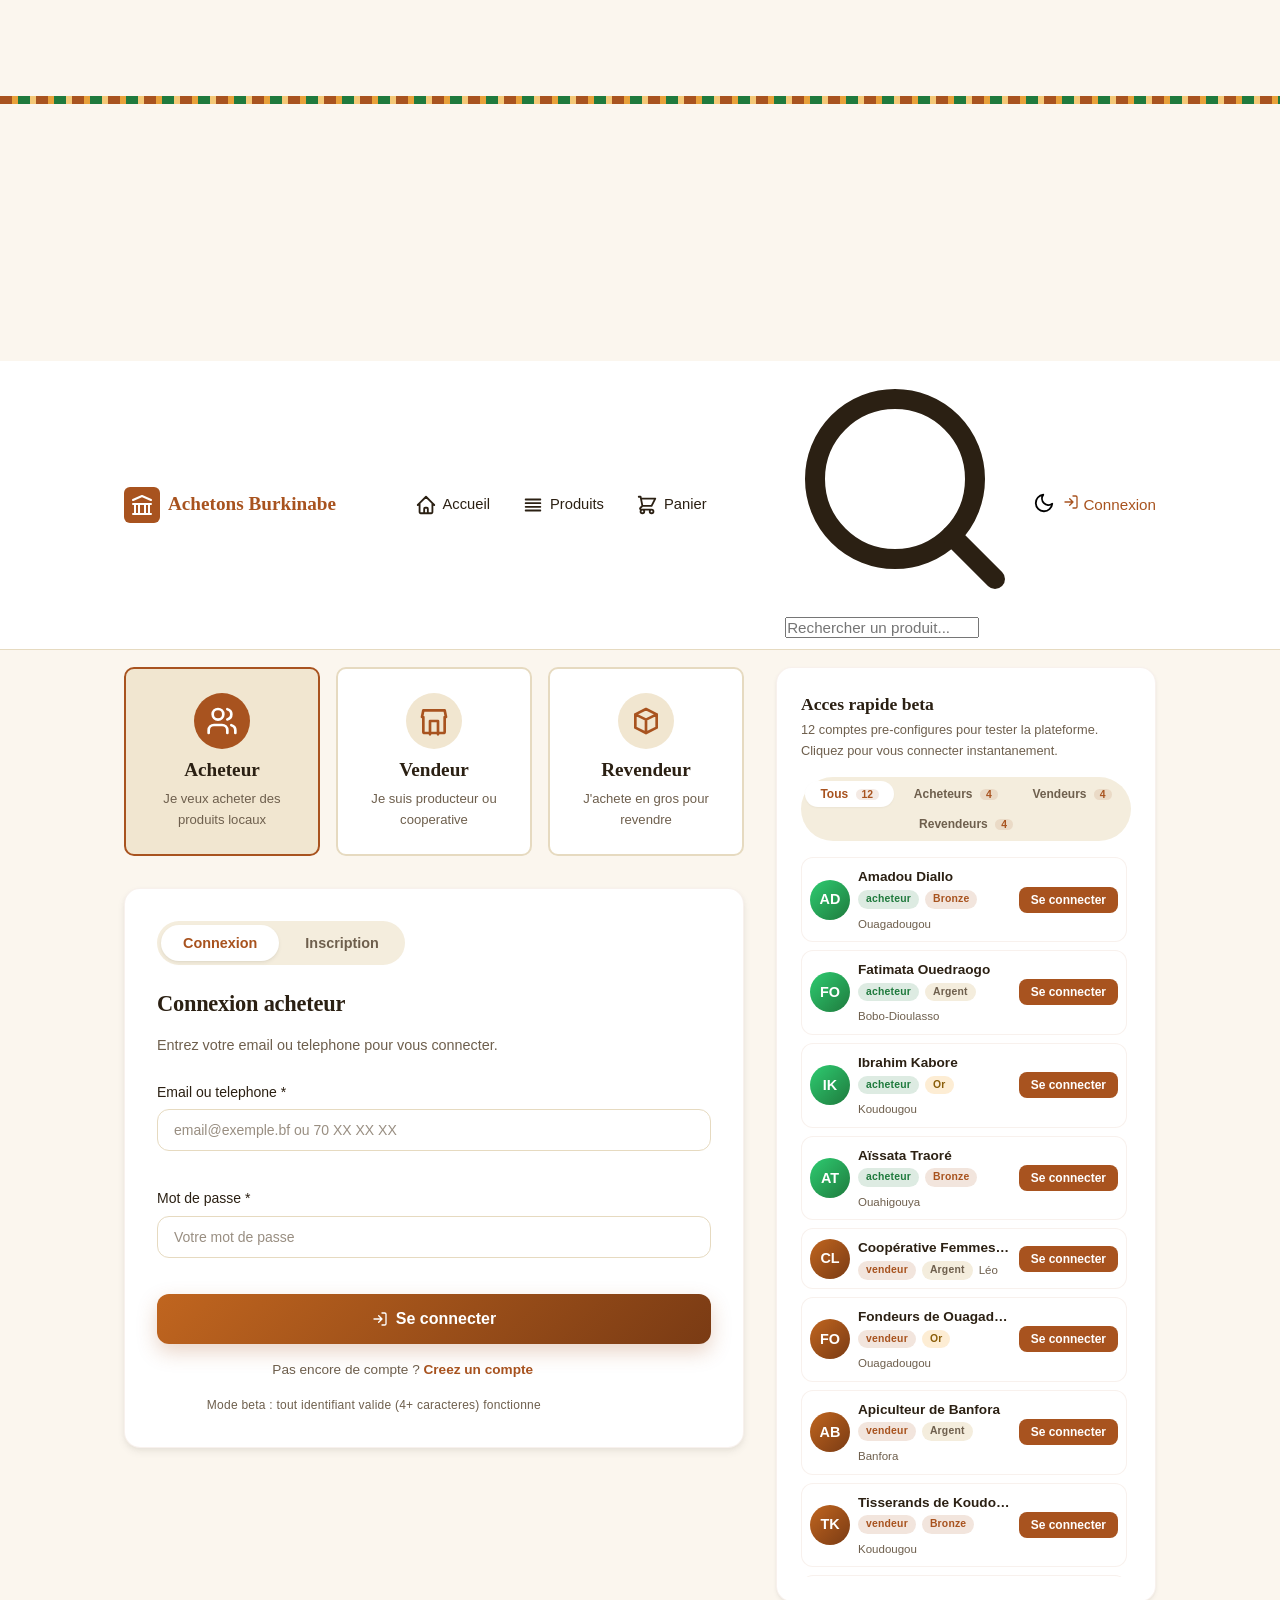
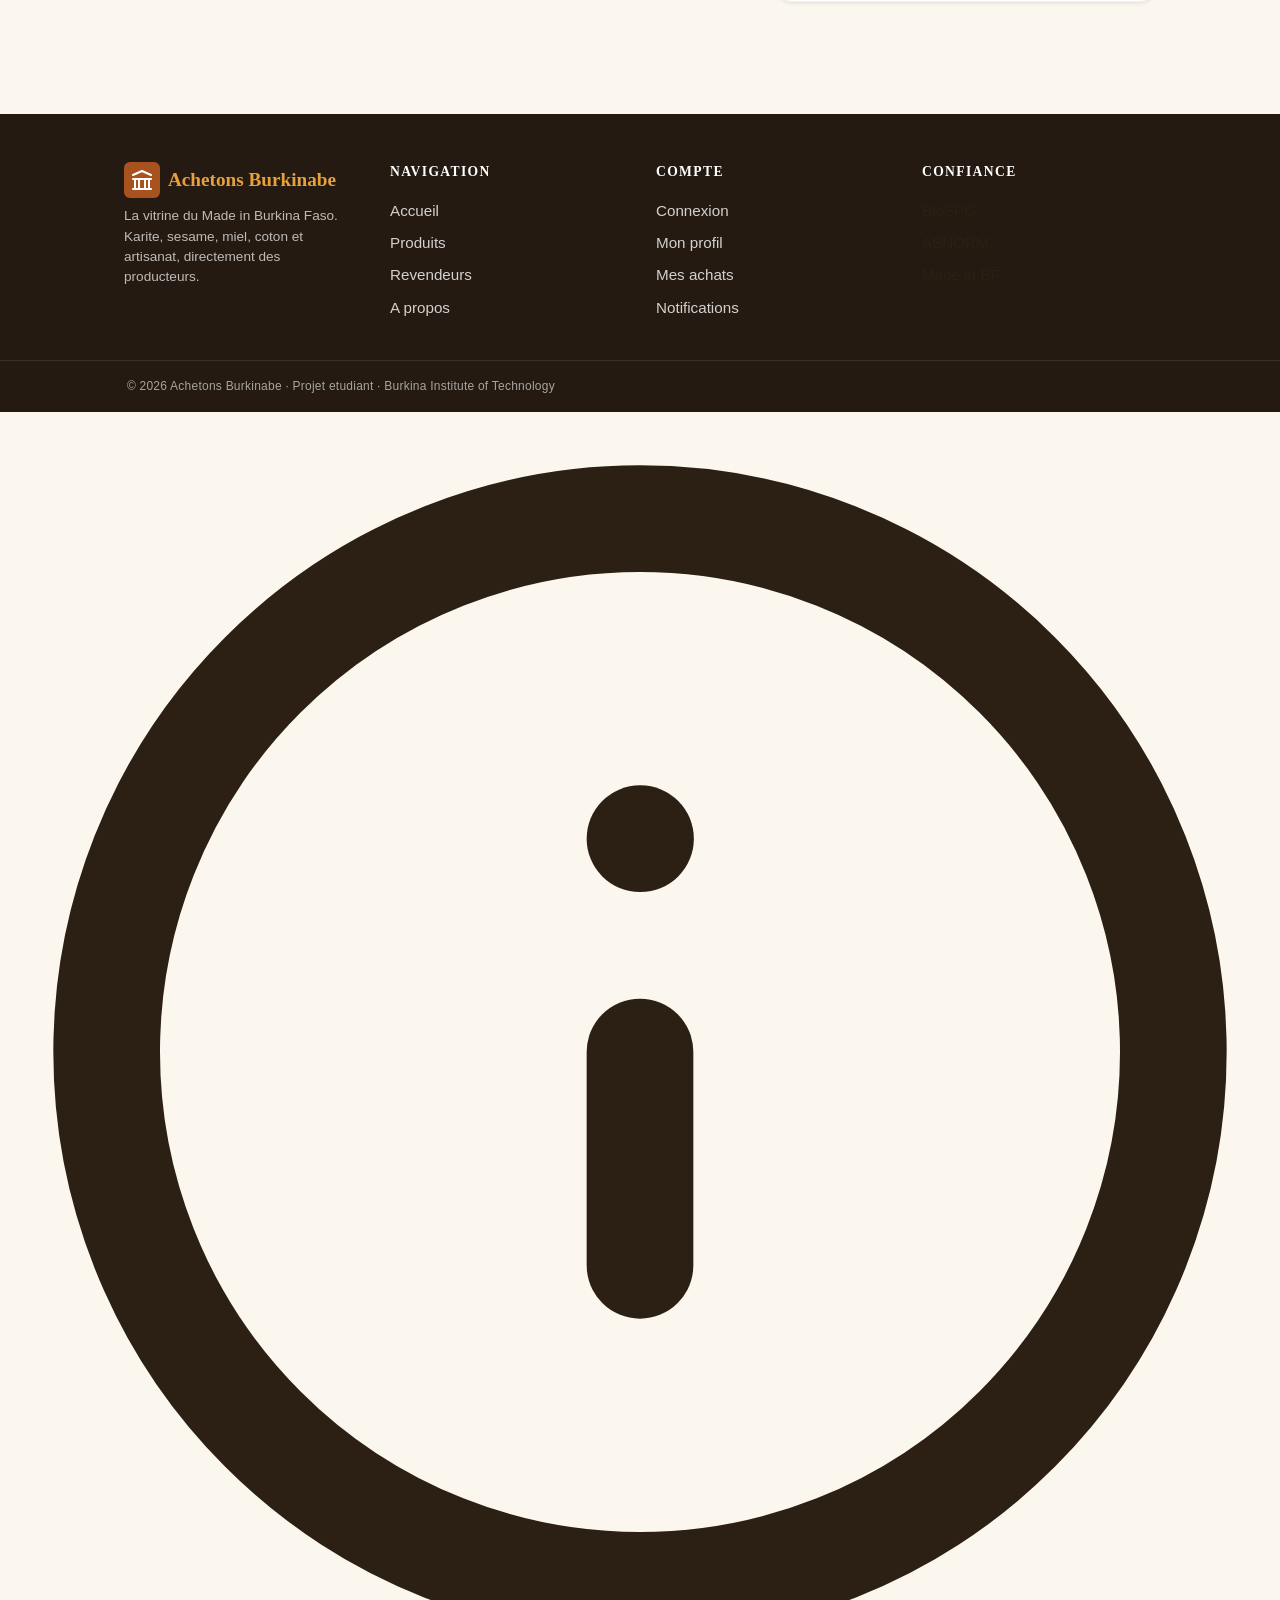
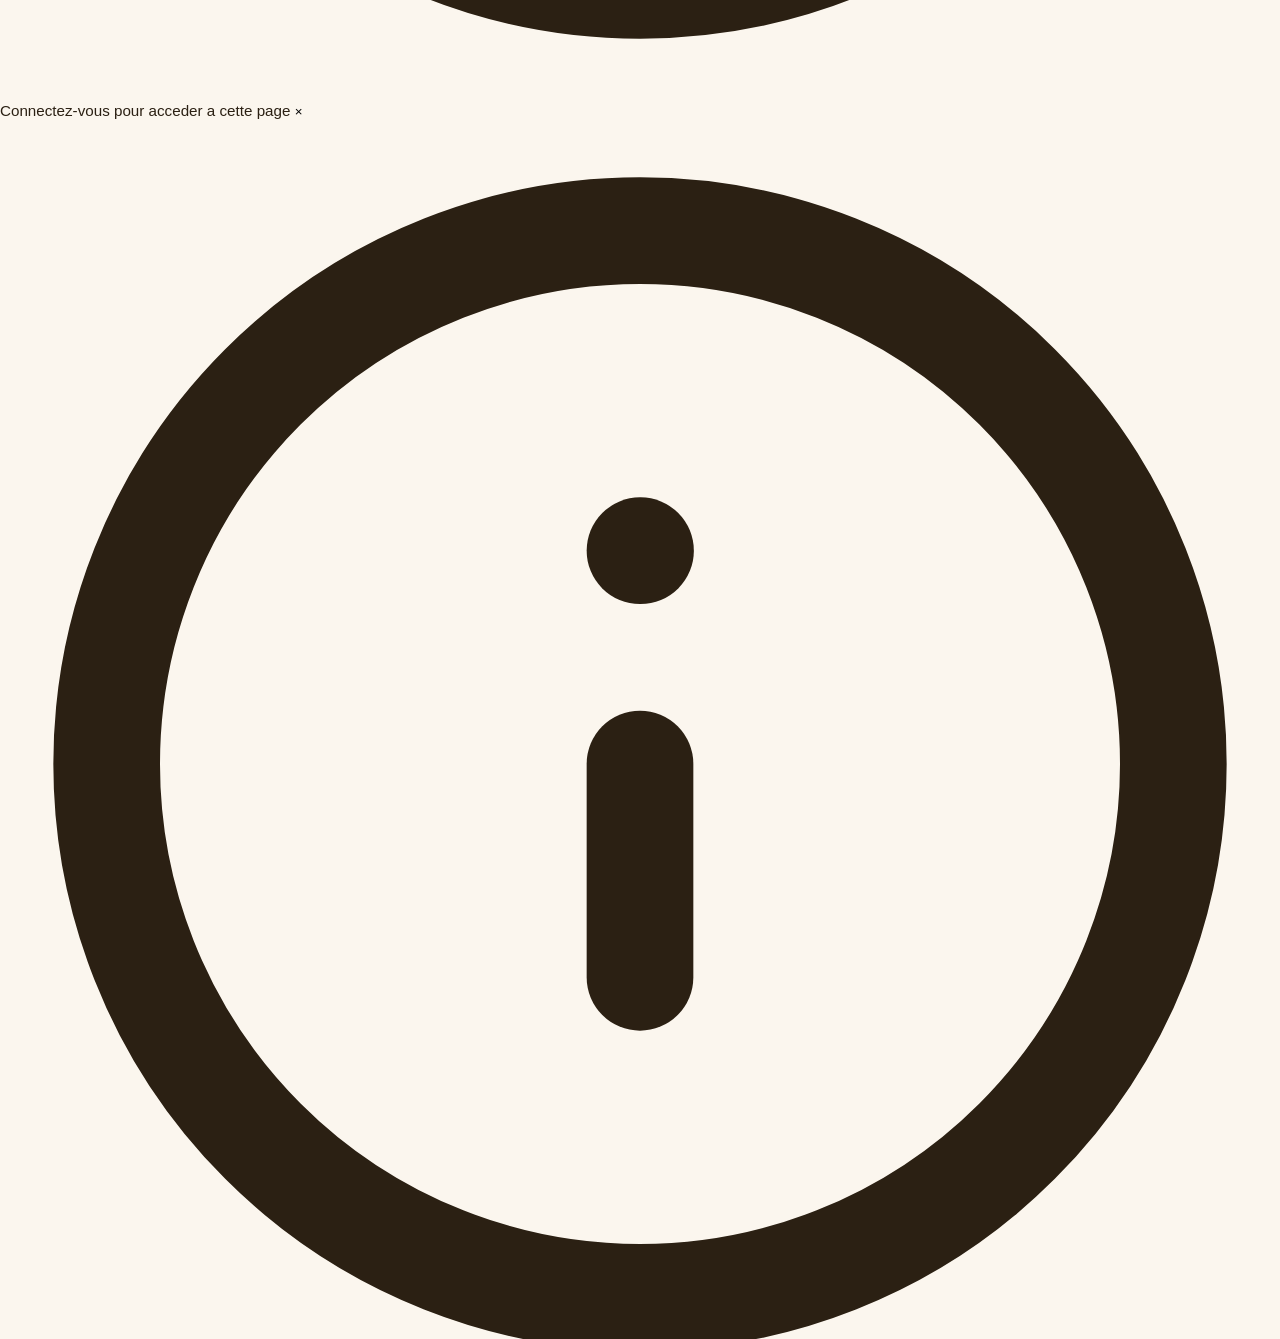
<file: historique.html>
<!DOCTYPE html>
<html lang="fr">
<head>
  <meta charset="UTF-8">
  <meta name="viewport" content="width=device-width, initial-scale=1.0">
  <title>Mes achats - Achetons Burkinabe</title>
  <meta name="description" content="Historique de vos commandes sur Achetons Burkinabè : suivez le statut de vos achats, téléchargez vos reçus et laissez des avis sur les produits.">
  <link rel="stylesheet" href="css/style.css">
  <link rel="stylesheet" href="css/typography.css">
  <link rel="stylesheet" href="css/components.css">
  <link rel="stylesheet" href="css/icons.css">
  
  <link rel="stylesheet" href="css/design-system.css">
  <link rel="stylesheet" href="css/dark-mode.css">
  <link rel="stylesheet" href="css/responsive.css">
  <link rel="stylesheet" href="css/home.css">
  <link rel="stylesheet" href="css/historique.css">
  <link rel="icon" type="image/svg+xml" href="images/logo/favicon.svg">
</head>
<body>
  <a href="#main" class="skip-link">Aller au contenu</a>

  <main id="main">
    <div class="container">
      <header class="page-header">
        <p class="eyebrow">Mon activité</p>
        <h1>Mes achats</h1>
        <p class="text-doux">Suivez vos commandes, téléchargez vos reçus, contactez les vendeurs.</p>
      </header>

      <div class="filter-tabs" id="history-filters">
        <button class="filter-chip active" data-status="tous">Tous</button>
        <button class="filter-chip" data-status="en_cours">En cours</button>
        <button class="filter-chip" data-status="acceptee">Acceptées</button>
        <button class="filter-chip" data-status="livree">Livrées</button>
        <button class="filter-chip" data-status="recu">Reçues</button>
        <button class="filter-chip" data-status="refusee">Refusées</button>
      </div>

      <div id="history-container">
        <div class="spinner" style="margin: 80px auto;"></div>
      </div>
    </div>
  </main>

  <script src="js/utils.js"></script>
  <script src="js/storage.js"></script>
  <script src="js/embedded-data.js"></script>
  <script src="js/data-seed.js"></script>
  <script src="js/auth.js"></script>
  <script src="js/ui-components.js"></script>
  <script src="js/cart.js"></script>
  <script src="js/checkout.js"></script>
  <script src="js/app.js"></script>
  <script>
    let activeStatus = 'tous';

    document.addEventListener('app:ready', () => {
      const session = Auth.requireAuth(['acheteur', 'revendeur']);
      if (!session) return;

      document.getElementById('history-filters').addEventListener('click', (e) => {
        const chip = e.target.closest('.filter-chip');
        if (!chip) return;
        activeStatus = chip.dataset.status;
        document.querySelectorAll('#history-filters .filter-chip').forEach(c => c.classList.toggle('active', c === chip));
        renderHistory(session);
      });

      renderHistory(session);
    });

    function renderHistory(session) {
      const container = document.getElementById('history-container');
      let orders = Storage.getOrders(session.user_id);

      if (activeStatus !== 'tous') {
        orders = orders.filter(o => o.status === activeStatus);
      }

      if (!orders.length) {
        container.innerHTML = `
          <div class="empty-state card">
            <svg class="empty-icon" viewBox="0 0 24 24" fill="none" stroke="currentColor" stroke-width="1.5" stroke-linecap="round" stroke-linejoin="round"><path d="M9 11l3 3L22 4M21 12v7a2 2 0 01-2 2H5a2 2 0 01-2-2V5a2 2 0 012-2h11"/></svg>
            <h3>Aucune commande</h3>
            <p>Vous n'avez pas encore passé de commande${activeStatus !== 'tous' ? ' dans cette catégorie' : ''}.</p>
            <a href="produits.html" class="btn btn-primary">Voir les produits</a>
          </div>
        `;
        return;
      }

      container.innerHTML = `
        <div class="orders-list">
          ${orders.map(o => `
            <div class="card history-card">
              <div class="history-card-header">
                <div>
                  <strong>${o.order_id}</strong>
                  <span class="text-caption">${Utils.formatDate(o.order_date)}</span>
                </div>
                <span class="badge ${Checkout.statusBadgeClass(o.status)}">${Checkout.statusLabel(o.status)}</span>
              </div>
              <div class="history-card-items">
                ${o.items.slice(0, 3).map(it => `
                  <div class="history-item-mini">
                    <span>${Utils.escapeHtml(it.nom)} ×${it.quantity}</span>
                    <span class="text-caption">${Utils.formatPrice(it.line_total)}</span>
                  </div>
                `).join('')}
                ${o.items.length > 3 ? `<p class="text-caption">+ ${o.items.length - 3} autre(s) produit(s)</p>` : ''}
              </div>
              <div class="history-card-footer">
                <div>
                  <span class="text-caption">Total</span>
                  <strong class="price">${Utils.formatPrice(o.total)}</strong>
                </div>
                <div class="history-card-actions">
                  <button class="btn btn-ghost btn-sm view-receipt-btn" data-order-id="${o.order_id}">Voir le reçu</button>
                  ${o.seller_ids.length === 1 ? `
                    <a href="contact-vendeur.html?seller_id=${o.seller_ids[0]}" class="btn btn-secondary btn-sm">Contacter vendeur</a>
                  ` : `
                    <a href="notifications.html" class="btn btn-secondary btn-sm">Messages</a>
                  `}
                  ${o.status === 'livree' ? `
                    <button class="btn btn-success btn-sm mark-received-btn" data-order-id="${o.order_id}">Marquer reçue</button>
                  ` : ''}
                </div>
              </div>
            </div>
          `).join('')}
        </div>
      `;

      container.querySelectorAll('.view-receipt-btn').forEach(btn => {
        btn.addEventListener('click', () => {
          const orderId = btn.dataset.orderId;
          const order = Storage.getOrders(session.user_id).find(o => o.order_id === orderId);
          if (!order) return;
          UI.modal({
            title: 'Reçu ' + order.order_id,
            body: Checkout.renderReceiptHTML(order),
            actions: [
              { text: 'Imprimer', style: 'btn-primary', onClick: () => window.print() },
              { text: 'Fermer', style: 'btn-ghost', close: true }
            ]
          });
        });
      });

      container.querySelectorAll('.mark-received-btn').forEach(btn => {
        btn.addEventListener('click', () => {
          const orderId = btn.dataset.orderId;
          UI.confirm('Confirmer la réception de cette commande ?', () => {
            Storage.updateOrder(session.user_id, orderId, { status: 'recu' });
            Storage.addActivity(session.user_id, {
              type: 'commande_recue',
              detail: 'Commande ' + orderId + ' marquee comme recue'
            });
            // Notifie les vendeurs (type 'order_delivered' = fin de cycle de livraison)
            const order = Storage.getOrders(session.user_id).find(o => o.order_id === orderId);
            if (order) {
              order.seller_ids.forEach(sid => {
                Storage.addNotification(sid, {
                  type: 'order_delivered',
                  title: 'Commande confirmee par l\'acheteur',
                  message: `L'acheteur a confirme la reception de ${orderId}. Vente finalisee.`,
                  link: 'dashboard-vendeur.html',
                  order_id: orderId
                });
                try {
                  Storage.addActivity(sid, {
                    type: 'vente_confirmee',
                    detail: 'Commande ' + orderId + ' confirmee par l\'acheteur (vente finalisee)'
                  });
                } catch (e) {}
              });
            }
            UI.updateNotifBadge();
            UI.toast('Commande marquée comme reçue. Merci !', 'success');
            renderHistory(session);
          }, { confirmText: 'Confirmer la réception' });
        });
      });
    }
  </script>
</body>
</html>
</file>
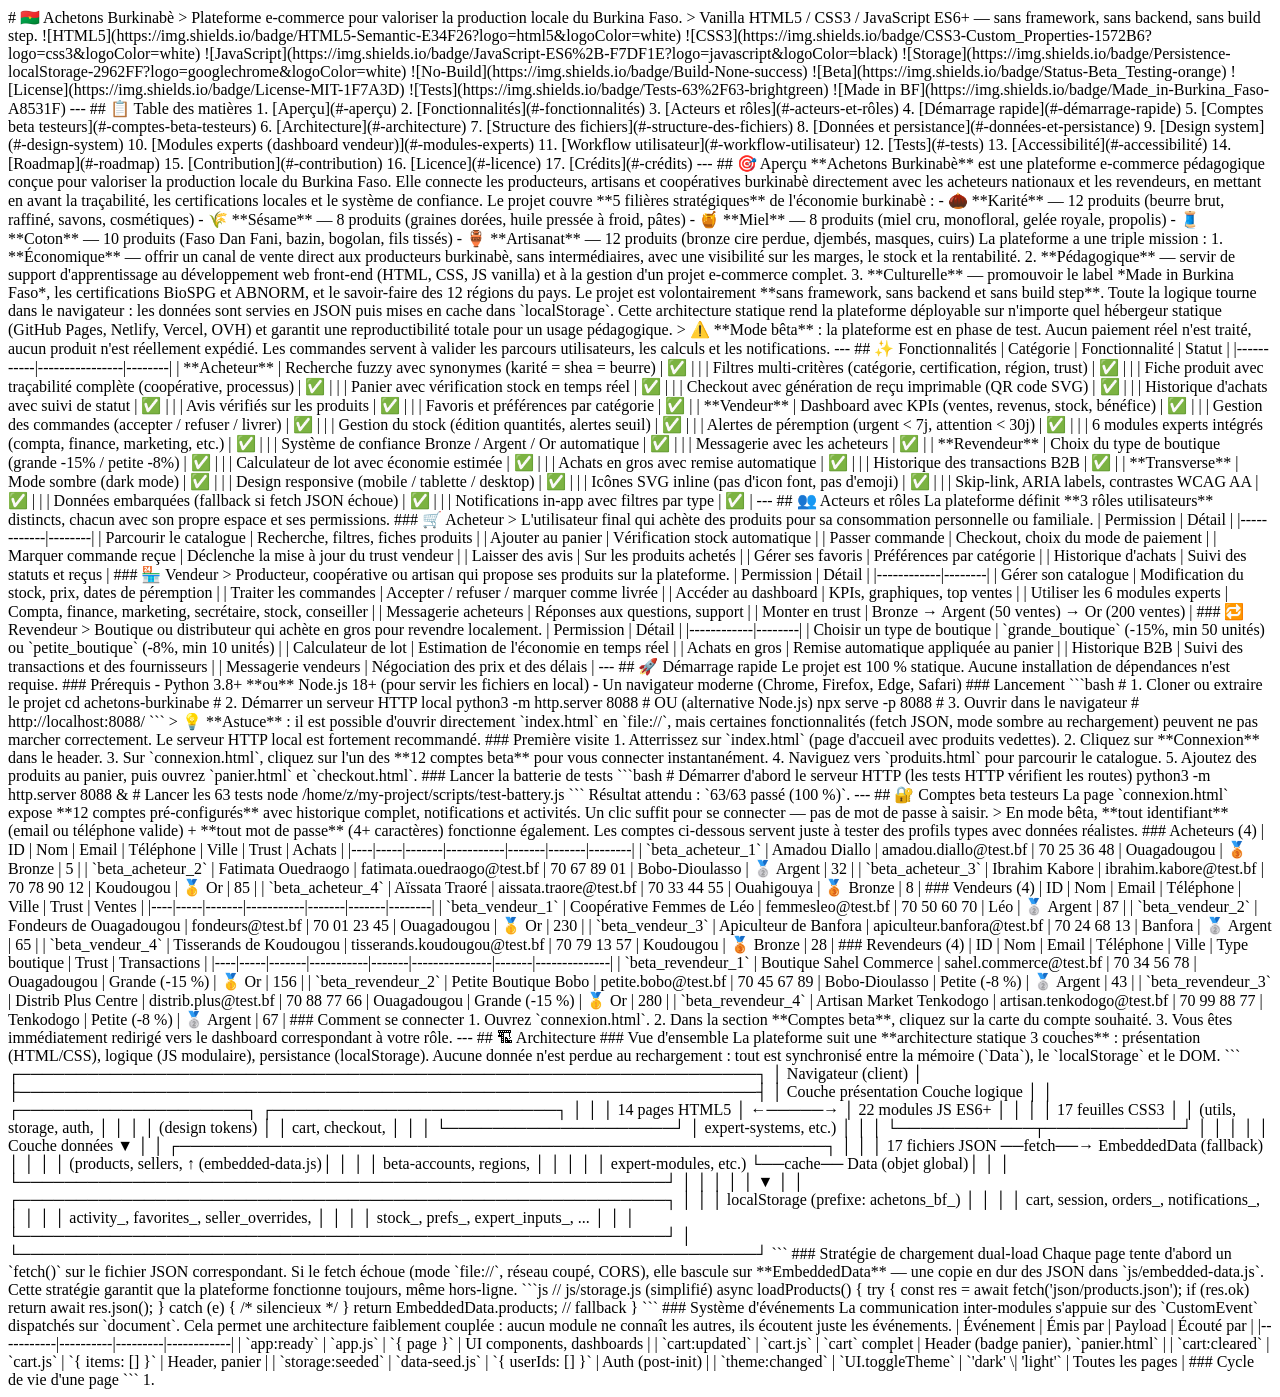
<file: notifications.html>
# 🇧🇫 Achetons Burkinabè

> Plateforme e-commerce pour valoriser la production locale du Burkina Faso.
> Vanilla HTML5 / CSS3 / JavaScript ES6+ — sans framework, sans backend, sans build step.

![HTML5](https://img.shields.io/badge/HTML5-Semantic-E34F26?logo=html5&logoColor=white)
![CSS3](https://img.shields.io/badge/CSS3-Custom_Properties-1572B6?logo=css3&logoColor=white)
![JavaScript](https://img.shields.io/badge/JavaScript-ES6%2B-F7DF1E?logo=javascript&logoColor=black)
![Storage](https://img.shields.io/badge/Persistence-localStorage-2962FF?logo=googlechrome&logoColor=white)
![No-Build](https://img.shields.io/badge/Build-None-success)
![Beta](https://img.shields.io/badge/Status-Beta_Testing-orange)
![License](https://img.shields.io/badge/License-MIT-1F7A3D)
![Tests](https://img.shields.io/badge/Tests-63%2F63-brightgreen)
![Made in BF](https://img.shields.io/badge/Made_in-Burkina_Faso-A8531F)

---

## 📋 Table des matières

1. [Aperçu](#-aperçu)
2. [Fonctionnalités](#-fonctionnalités)
3. [Acteurs et rôles](#-acteurs-et-rôles)
4. [Démarrage rapide](#-démarrage-rapide)
5. [Comptes beta testeurs](#-comptes-beta-testeurs)
6. [Architecture](#-architecture)
7. [Structure des fichiers](#-structure-des-fichiers)
8. [Données et persistance](#-données-et-persistance)
9. [Design system](#-design-system)
10. [Modules experts (dashboard vendeur)](#-modules-experts)
11. [Workflow utilisateur](#-workflow-utilisateur)
12. [Tests](#-tests)
13. [Accessibilité](#-accessibilité)
14. [Roadmap](#-roadmap)
15. [Contribution](#-contribution)
16. [Licence](#-licence)
17. [Crédits](#-crédits)

---

## 🎯 Aperçu

**Achetons Burkinabè** est une plateforme e-commerce pédagogique conçue pour valoriser la production locale du Burkina Faso. Elle connecte les producteurs, artisans et coopératives burkinabè directement avec les acheteurs nationaux et les revendeurs, en mettant en avant la traçabilité, les certifications locales et le système de confiance.

Le projet couvre **5 filières stratégiques** de l'économie burkinabè :

- 🌰 **Karité** — 12 produits (beurre brut, raffiné, savons, cosmétiques)
- 🌾 **Sésame** — 8 produits (graines dorées, huile pressée à froid, pâtes)
- 🍯 **Miel** — 8 produits (miel cru, monofloral, gelée royale, propolis)
- 🧵 **Coton** — 10 produits (Faso Dan Fani, bazin, bogolan, fils tissés)
- 🏺 **Artisanat** — 12 produits (bronze cire perdue, djembés, masques, cuirs)

La plateforme a une triple mission :

1. **Économique** — offrir un canal de vente direct aux producteurs burkinabè, sans intermédiaires, avec une visibilité sur les marges, le stock et la rentabilité.
2. **Pédagogique** — servir de support d'apprentissage au développement web front-end (HTML, CSS, JS vanilla) et à la gestion d'un projet e-commerce complet.
3. **Culturelle** — promouvoir le label *Made in Burkina Faso*, les certifications BioSPG et ABNORM, et le savoir-faire des 12 régions du pays.

Le projet est volontairement **sans framework, sans backend et sans build step**. Toute la logique tourne dans le navigateur : les données sont servies en JSON puis mises en cache dans `localStorage`. Cette architecture statique rend la plateforme déployable sur n'importe quel hébergeur statique (GitHub Pages, Netlify, Vercel, OVH) et garantit une reproductibilité totale pour un usage pédagogique.

> ⚠️ **Mode bêta** : la plateforme est en phase de test. Aucun paiement réel n'est traité, aucun produit n'est réellement expédié. Les commandes servent à valider les parcours utilisateurs, les calculs et les notifications.

---

## ✨ Fonctionnalités

| Catégorie | Fonctionnalité | Statut |
|-----------|----------------|--------|
| **Acheteur** | Recherche fuzzy avec synonymes (karité = shea = beurre) | ✅ |
| | Filtres multi-critères (catégorie, certification, région, trust) | ✅ |
| | Fiche produit avec traçabilité complète (coopérative, processus) | ✅ |
| | Panier avec vérification stock en temps réel | ✅ |
| | Checkout avec génération de reçu imprimable (QR code SVG) | ✅ |
| | Historique d'achats avec suivi de statut | ✅ |
| | Avis vérifiés sur les produits | ✅ |
| | Favoris et préférences par catégorie | ✅ |
| **Vendeur** | Dashboard avec KPIs (ventes, revenus, stock, bénéfice) | ✅ |
| | Gestion des commandes (accepter / refuser / livrer) | ✅ |
| | Gestion du stock (édition quantités, alertes seuil) | ✅ |
| | Alertes de péremption (urgent < 7j, attention < 30j) | ✅ |
| | 6 modules experts intégrés (compta, finance, marketing, etc.) | ✅ |
| | Système de confiance Bronze / Argent / Or automatique | ✅ |
| | Messagerie avec les acheteurs | ✅ |
| **Revendeur** | Choix du type de boutique (grande -15% / petite -8%) | ✅ |
| | Calculateur de lot avec économie estimée | ✅ |
| | Achats en gros avec remise automatique | ✅ |
| | Historique des transactions B2B | ✅ |
| **Transverse** | Mode sombre (dark mode) | ✅ |
| | Design responsive (mobile / tablette / desktop) | ✅ |
| | Icônes SVG inline (pas d'icon font, pas d'emoji) | ✅ |
| | Skip-link, ARIA labels, contrastes WCAG AA | ✅ |
| | Données embarquées (fallback si fetch JSON échoue) | ✅ |
| | Notifications in-app avec filtres par type | ✅ |

---

## 👥 Acteurs et rôles

La plateforme définit **3 rôles utilisateurs** distincts, chacun avec son propre espace et ses permissions.

### 🛒 Acheteur

> L'utilisateur final qui achète des produits pour sa consommation personnelle ou familiale.

| Permission | Détail |
|------------|--------|
| Parcourir le catalogue | Recherche, filtres, fiches produits |
| Ajouter au panier | Vérification stock automatique |
| Passer commande | Checkout, choix du mode de paiement |
| Marquer commande reçue | Déclenche la mise à jour du trust vendeur |
| Laisser des avis | Sur les produits achetés |
| Gérer ses favoris | Préférences par catégorie |
| Historique d'achats | Suivi des statuts et reçus |

### 🏪 Vendeur

> Producteur, coopérative ou artisan qui propose ses produits sur la plateforme.

| Permission | Détail |
|------------|--------|
| Gérer son catalogue | Modification du stock, prix, dates de péremption |
| Traiter les commandes | Accepter / refuser / marquer comme livrée |
| Accéder au dashboard | KPIs, graphiques, top ventes |
| Utiliser les 6 modules experts | Compta, finance, marketing, secrétaire, stock, conseiller |
| Messagerie acheteurs | Réponses aux questions, support |
| Monter en trust | Bronze → Argent (50 ventes) → Or (200 ventes) |

### 🔁 Revendeur

> Boutique ou distributeur qui achète en gros pour revendre localement.

| Permission | Détail |
|------------|--------|
| Choisir un type de boutique | `grande_boutique` (-15%, min 50 unités) ou `petite_boutique` (-8%, min 10 unités) |
| Calculateur de lot | Estimation de l'économie en temps réel |
| Achats en gros | Remise automatique appliquée au panier |
| Historique B2B | Suivi des transactions et des fournisseurs |
| Messagerie vendeurs | Négociation des prix et des délais |

---

## 🚀 Démarrage rapide

Le projet est 100 % statique. Aucune installation de dépendances n'est requise.

### Prérequis

- Python 3.8+ **ou** Node.js 18+ (pour servir les fichiers en local)
- Un navigateur moderne (Chrome, Firefox, Edge, Safari)

### Lancement

```bash
# 1. Cloner ou extraire le projet
cd achetons-burkinabe

# 2. Démarrer un serveur HTTP local
python3 -m http.server 8088
# OU (alternative Node.js)
npx serve -p 8088

# 3. Ouvrir dans le navigateur
#    http://localhost:8088/
```

> 💡 **Astuce** : il est possible d'ouvrir directement `index.html` en `file://`, mais certaines fonctionnalités (fetch JSON, mode sombre au rechargement) peuvent ne pas marcher correctement. Le serveur HTTP local est fortement recommandé.

### Première visite

1. Atterrissez sur `index.html` (page d'accueil avec produits vedettes).
2. Cliquez sur **Connexion** dans le header.
3. Sur `connexion.html`, cliquez sur l'un des **12 comptes beta** pour vous connecter instantanément.
4. Naviguez vers `produits.html` pour parcourir le catalogue.
5. Ajoutez des produits au panier, puis ouvrez `panier.html` et `checkout.html`.

### Lancer la batterie de tests

```bash
# Démarrer d'abord le serveur HTTP (les tests HTTP vérifient les routes)
python3 -m http.server 8088 &

# Lancer les 63 tests
node /home/z/my-project/scripts/test-battery.js
```

Résultat attendu : `63/63 passé (100 %)`.

---

## 🔐 Comptes beta testeurs

La page `connexion.html` expose **12 comptes pré-configurés** avec historique complet, notifications et activités. Un clic suffit pour se connecter — pas de mot de passe à saisir.

> En mode bêta, **tout identifiant** (email ou téléphone valide) + **tout mot de passe** (4+ caractères) fonctionne également. Les comptes ci-dessous servent juste à tester des profils types avec données réalistes.

### Acheteurs (4)

| ID | Nom | Email | Téléphone | Ville | Trust | Achats |
|----|-----|-------|-----------|-------|-------|--------|
| `beta_acheteur_1` | Amadou Diallo | amadou.diallo@test.bf | 70 25 36 48 | Ouagadougou | 🥉 Bronze | 5 |
| `beta_acheteur_2` | Fatimata Ouedraogo | fatimata.ouedraogo@test.bf | 70 67 89 01 | Bobo-Dioulasso | 🥈 Argent | 32 |
| `beta_acheteur_3` | Ibrahim Kabore | ibrahim.kabore@test.bf | 70 78 90 12 | Koudougou | 🥇 Or | 85 |
| `beta_acheteur_4` | Aïssata Traoré | aissata.traore@test.bf | 70 33 44 55 | Ouahigouya | 🥉 Bronze | 8 |

### Vendeurs (4)

| ID | Nom | Email | Téléphone | Ville | Trust | Ventes |
|----|-----|-------|-----------|-------|-------|--------|
| `beta_vendeur_1` | Coopérative Femmes de Léo | femmesleo@test.bf | 70 50 60 70 | Léo | 🥈 Argent | 87 |
| `beta_vendeur_2` | Fondeurs de Ouagadougou | fondeurs@test.bf | 70 01 23 45 | Ouagadougou | 🥇 Or | 230 |
| `beta_vendeur_3` | Apiculteur de Banfora | apiculteur.banfora@test.bf | 70 24 68 13 | Banfora | 🥈 Argent | 65 |
| `beta_vendeur_4` | Tisserands de Koudougou | tisserands.koudougou@test.bf | 70 79 13 57 | Koudougou | 🥉 Bronze | 28 |

### Revendeurs (4)

| ID | Nom | Email | Téléphone | Ville | Type boutique | Trust | Transactions |
|----|-----|-------|-----------|-------|---------------|-------|--------------|
| `beta_revendeur_1` | Boutique Sahel Commerce | sahel.commerce@test.bf | 70 34 56 78 | Ouagadougou | Grande (-15 %) | 🥇 Or | 156 |
| `beta_revendeur_2` | Petite Boutique Bobo | petite.bobo@test.bf | 70 45 67 89 | Bobo-Dioulasso | Petite (-8 %) | 🥈 Argent | 43 |
| `beta_revendeur_3` | Distrib Plus Centre | distrib.plus@test.bf | 70 88 77 66 | Ouagadougou | Grande (-15 %) | 🥇 Or | 280 |
| `beta_revendeur_4` | Artisan Market Tenkodogo | artisan.tenkodogo@test.bf | 70 99 88 77 | Tenkodogo | Petite (-8 %) | 🥈 Argent | 67 |

### Comment se connecter

1. Ouvrez `connexion.html`.
2. Dans la section **Comptes beta**, cliquez sur la carte du compte souhaité.
3. Vous êtes immédiatement redirigé vers le dashboard correspondant à votre rôle.

---

## 🏗 Architecture

### Vue d'ensemble

La plateforme suit une **architecture statique 3 couches** : présentation (HTML/CSS), logique (JS modulaire), persistance (localStorage). Aucune donnée n'est perdue au rechargement : tout est synchronisé entre la mémoire (`Data`), le `localStorage` et le DOM.

```
┌─────────────────────────────────────────────────────────────────┐
│                      Navigateur (client)                        │
├─────────────────────────────────────────────────────────────────┤
│  Couche présentation            Couche logique                  │
│  ┌────────────────────┐         ┌─────────────────────────┐    │
│  │  14 pages HTML5    │ ←─────→ │  22 modules JS ES6+     │    │
│  │  17 feuilles CSS3  │         │  (utils, storage, auth, │    │
│  │  (design tokens)   │         │   cart, checkout,       │    │
│  └────────────────────┘         │   expert-systems, etc.) │    │
│                                 └────────────┬────────────┘    │
│                                              │                  │
│  Couche données                              ▼                  │
│  ┌─────────────────────────────────────────────────────────┐   │
│  │  17 fichiers JSON  ──fetch──→  EmbeddedData (fallback)  │   │
│  │  (products, sellers,      ↑           (embedded-data.js)│   │
│  │   beta-accounts, regions, │                              │   │
│  │   expert-modules, etc.)   └──cache──  Data (objet global)│   │
│  └─────────────────────────────────────────────────────────┘   │
│                                              │                  │
│                                              ▼                  │
│  ┌─────────────────────────────────────────────────────────┐   │
│  │      localStorage (prefixe: achetons_bf_)               │   │
│  │  cart, session, orders_<uid>, notifications_<uid>,      │   │
│  │  activity_<uid>, favorites_<uid>, seller_overrides,     │   │
│  │  stock_<sid>, prefs_<uid>, expert_inputs_<sid>, ...     │   │
│  └─────────────────────────────────────────────────────────┘   │
└─────────────────────────────────────────────────────────────────┘
```

### Stratégie de chargement dual-load

Chaque page tente d'abord un `fetch()` sur le fichier JSON correspondant. Si le fetch échoue (mode `file://`, réseau coupé, CORS), elle bascule sur **EmbeddedData** — une copie en dur des JSON dans `js/embedded-data.js`. Cette stratégie garantit que la plateforme fonctionne toujours, même hors-ligne.

```js
// js/storage.js (simplifié)
async loadProducts() {
  try {
    const res = await fetch('json/products.json');
    if (res.ok) return await res.json();
  } catch (e) { /* silencieux */ }
  return EmbeddedData.products;  // fallback
}
```

### Système d'événements

La communication inter-modules s'appuie sur des `CustomEvent` dispatchés sur `document`. Cela permet une architecture faiblement couplée : aucun module ne connaît les autres, ils écoutent juste les événements.

| Événement | Émis par | Payload | Écouté par |
|-----------|----------|---------|------------|
| `app:ready` | `app.js` | `{ page }` | UI components, dashboards |
| `cart:updated` | `cart.js` | `cart` complet | Header (badge panier), `panier.html` |
| `cart:cleared` | `cart.js` | `{ items: [] }` | Header, panier |
| `storage:seeded` | `data-seed.js` | `{ userIds: [] }` | Auth (post-init) |
| `theme:changed` | `UI.toggleTheme` | `'dark' \| 'light'` | Toutes les pages |

### Cycle de vie d'une page

```
1. <script> chargent dans l'ordre :
   utils → embedded-data → storage → data-seed → auth → cart → app → page-specific

2. DOMContentLoaded →
   app.js appelle App.init(page) →
     - hydrate Data (fetch JSON || EmbeddedData)
     - restaure la session (Storage.getSession)
     - met à jour le header (cart count, notif badge, avatar)
     - déclenche 'app:ready' avec le nom de la page

3. La page écoute 'app:ready' et démarre son rendu :
   produits.html → Search.fuzzySearch + UI.renderProductGrid
   dashboard-vendeur.html → DashboardVendeur.render + ExpertSystems.mount
   checkout.html → Checkout.render + Cart.computeTotals
```

---

## 📁 Structure des fichiers

```
achetons-burkinabe/
├── index.html              # Page d'accueil (hero, produits vedettes, vendeurs)
├── connexion.html          # Connexion / inscription (3 rôles + 12 comptes beta)
├── produits.html           # Catalogue avec recherche fuzzy et filtres
├── produit-detail.html     # Fiche produit (traçabilité, certification, avis)
├── panier.html             # Panier d'achat avec calcul des totaux
├── checkout.html           # Validation achat + reçu imprimable (QR SVG)
├── historique.html         # Historique des achats + marquer reçu
├── dashboard-vendeur.html  # Tableau de bord vendeur + 6 modules experts
├── dashboard-acheteur.html # Profil acheteur + favoris + préférences
├── boutique-vendeur.html   # Boutique publique d'un vendeur
├── contact-vendeur.html    # Messagerie avec un vendeur
├── notifications.html      # Centre de notifications avec filtres
├── revendeur.html          # Espace revendeurs (achats en gros, lots)
├── a-propos.html           # Présentation du projet et de la mission
│
├── css/                    # 17 feuilles de style
│   ├── design-system.css   #   - Design tokens (couleurs, radius, shadows)
│   ├── typography.css      #   - Échelle typographique (xs → 5xl)
│   ├── style.css           #   - Styles globaux et layout
│   ├── components.css      #   - Composants UI (cards, buttons, badges)
│   ├── dark-mode.css       #   - Mode sombre (variables + media query)
│   ├── responsive.css      #   - Media queries (mobile-first)
│   ├── animations.css      #   - Keyframes et transitions
│   ├── icons.css           #   - Sprites SVG inline
│   ├── home.css            #   - Page d'accueil
│   ├── connexion.css       #   - Page connexion
│   ├── checkout.css        #   - Page checkout + reçu
│   ├── dashboard.css       #   - Dashboards vendeur & acheteur
│   ├── boutique.css        #   - Page boutique-vendeur
│   ├── revendeur.css       #   - Page revendeur
│   ├── notifications.css   #   - Page notifications
│   ├── historique.css      #   - Page historique
│   └── contact.css         #   - Page contact-vendeur
│
├── js/                     # 22 modules JavaScript
│   ├── utils.js            #   - Helpers (formatPrice, generateOrderId, etc.)
│   ├── embedded-data.js    #   - Données JSON en dur (fallback fetch)
│   ├── storage.js          #   - Couche localStorage (cart, session, orders)
│   ├── data-seed.js        #   - Initialisation des données beta
│   ├── auth.js             #   - Authentification (betaLogin, register)
│   ├── app.js              #   - Bootstrap global (App.init)
│   ├── cart.js             #   - Panier (addItem, computeTotals, checkout)
│   ├── checkout.js         #   - Validation commande + génération reçu
│   ├── search.js           #   - Recherche fuzzy + filtres
│   ├── products.js         #   - Rendu catalogue et fiches produit
│   ├── seller.js           #   - Logique vendeur (boutique publique)
│   ├── reseller.js         #   - Logique revendeur (lots, remises)
│   ├── trust-system.js     #   - Système de confiance Bronze/Argent/Or
│   ├── notifications.js    #   - Centre de notifications + filtres
│   ├── traceability.js     #   - Affichage traçabilité produit
│   ├── expert-systems.js   #   - 6 modules experts (compute + render)
│   ├── charts-vendeur.js   #   - Graphiques dashboard vendeur (SVG natif)
│   ├── ui-components.js    #   - Composants UI réutilisables (toast, modal)
│   ├── form-validation.js  #   - Validation formulaires (schémas JSON)
│   ├── router.js           #   - Mini routeur pour navigation
│   ├── dashboard-vendeur.js#   - Tableau de bord vendeur (1392 lignes)
│   └── dashboard-acheteur.js#  - Tableau de bord acheteur (598 lignes)
│
├── json/                   # 17 fichiers de données
│   ├── products.json       #   - 50 produits (5 catégories, 11 vendeurs)
│   ├── sellers.json        #   - 11 vendeurs (SEL001 à SEL011)
│   ├── categories.json     #   - 5 catégories (Karité, Sésame, Miel, Coton, Artisanat)
│   ├── regions.json        #   - 12 régions du Burkina Faso
│   ├── certifications.json #   - 3 certifications (BioSPG, ABNORM, Made in BF)
│   ├── trust-badges.json   #   - 3 niveaux (Bronze, Argent, Or) + seuils
│   ├── beta-accounts.json  #   - 12 comptes beta testeurs + historique
│   ├── beta-activity.json  #   - Activités simulées pour chaque compte beta
│   ├── expert-modules.json #   - Spec des 6 modules experts (47 calculs)
│   ├── reseller-rules.json #   - Règles revendeurs (remises, lots minimaux)
│   ├── cart-rules.json     #   - Règles panier (stock, quantité max)
│   ├── search-config.json  #   - Synonymes et pondérations de recherche
│   ├── form-schemas.json   #   - Schémas de validation des formulaires
│   ├── user-flows.json     #   - Parcours utilisateurs documentés
│   ├── personas.json       #   - Personas UX (acheteur, vendeur, revendeur)
│   ├── loops-checklist.json#   - Checklist d'amélioration continue
│   └── mcp-skills.json     #   - Déclaration des skills MCP (usage agent)
│
├── images/                 # Logos, icônes SVG, illustrations
│   └── logo/favicon.svg
│
└── README.md               # Ce fichier
```

---

## 💾 Données et persistance

### Couche localStorage

Toutes les données dynamiques sont persistées dans `localStorage` sous le préfixe `achetons_bf_`. Ce préfixe évite les collisions avec d'autres applications sur le même domaine.

| Clé (préfixe `achetons_bf_`) | Type | Description | Écrit par |
|------------------------------|------|-------------|-----------|
| `cart` | `Object` | Panier courant (`items`, `last_updated`) | `Cart.addItem`, `Cart.clear` |
| `session` | `Object\|null` | Session utilisateur (`user_id`, `type`, `nom`) | `Auth.login`, `Auth.logout` |
| `orders_<userId>` | `Array` | Commandes de l'utilisateur | `Storage.addOrder` |
| `notifications_<userId>` | `Array` | Notifications de l'utilisateur | `Storage.addNotification` |
| `activity_<userId>` | `Array` | Journal d'activité (commandes, paiements) | `Storage.addActivity` |
| `favorites_<userId>` | `Array` | IDs produits favoris (acheteur) | `DashboardAcheteur.toggleFavorite` |
| `messages_<userId>` | `Array` | Messages de messagerie | `contact-vendeur.js` |
| `reviews_<productId>` | `Array` | Avis sur un produit | `produit-detail.js` |
| `seller_overrides` | `Object` | Overrides `ventes_count` + `trust_level` par vendeur | `TrustSystem.incrementSales` |
| `stock_<sellerId>` | `Object` | Overrides de stock par produit | `DashboardVendeur.setStockOverride` |
| `boutique_info_<sellerId>` | `Object` | Infos boutique (revendeur) | `DashboardVendeur.saveBoutique` |
| `prefs_<sellerId>` | `Object` | Préférences vendeur (`notifications`, `dark_mode`) | `DashboardVendeur.savePrefs` |
| `prefs_acheteur_<userId>` | `Object` | Préférences acheteur (`categories[]`) | `DashboardAcheteur.savePrefs` |
| `expert_inputs_<sellerId>` | `Object` | Inputs modules experts (charges, etc.) | `ExpertSystems.saveInputs` |
| `seeded` | `boolean` | Flag d'initialisation des données beta | `DataSeed.run` |
| `mode_sombre` | `'dark'\|'light'` | Préférence de thème | `UI.toggleTheme` |

### Schéma dual-load

```js
// js/storage.js (extrait)
const Storage = {
  PREFIX: 'achetons_bf_',

  get(name, defaultValue = null) {
    try {
      const raw = localStorage.getItem(this.PREFIX + name);
      return raw ? JSON.parse(raw) : defaultValue;
    } catch { return defaultValue; }
  },

  set(name, value) {
    localStorage.setItem(this.PREFIX + name, JSON.stringify(value));
    return value;
  }
};
```

### Données produit (exemple)

```json
{
  "id": "PRD001",
  "nom": "Beurre de karité pur",
  "categorie": "Karite",
  "prix": 1500,
  "devise": "FCFA",
  "unite_prix": "250g",
  "vendeur_id": "SEL001",
  "region": "Sud-Ouest",
  "ville": "Léo",
  "origine_cooperative": "Coopérative Femmes de Léo",
  "certification": "BioSPG",
  "made_in_bf": true,
  "quantite_disponible": 150,
  "unite_quantite": "pieces",
  "date_production": "2025-03-15",
  "date_peremption": "2027-03-15",
  "conditions_stockage": "Température ambiante, à l'abri de la lumière",
  "processus_fabrication": "Cueillette des noix → ébullition → concassage → pilage → barattage → lavage → chauffage → conditionnement",
  "poids_unitaire": "0.25 kg",
  "en_stock": true,
  "stock_alerte": 20,
  "reviews_count": 18,
  "average_rating": 4.7,
  "tags": ["cosmetique", "naturel", "bio", "peau", "cheveux"]
}
```

### Système de confiance (trust)

Le trust level du vendeur est calculé automatiquement à chaque vente complétée.

| Niveau | Seuil (ventes) | Couleur | Avis positifs min. | Description |
|--------|----------------|---------|---------------------|-------------|
| 🥉 Bronze | 1 – 49 | `#CD7F32` | 60 % | Vendeur débutant avec confiance initiale |
| 🥈 Argent | 50 – 199 | `#C0C0C0` | 75 % | Vendeur établi avec réputation solide |
| 🥇 Or | 200+ | `#FFD700` | 90 % | Vendeur premium, distinction suprême |

```js
// js/utils.js
function getTrustLevel(ventesCount) {
  if (ventesCount >= 200) return 'or';
  if (ventesCount >= 50)  return 'argent';
  if (ventesCount >= 0)   return 'bronze';
  return null;
}
```

---

## 🎨 Design system

Le projet embarque un design system complet basé sur des **custom properties CSS** (variables). Toutes les couleurs, tailles, radius et shadows sont définis dans `css/design-system.css` et réutilisés sur l'ensemble des pages.

### Palette de couleurs

| Token | Hex | Usage |
|-------|-----|-------|
| `--terre` | `#A8531F` | Couleur de marque, CTAs primaires, liens |
| `--miel` | `#E8A13A` | Highlights, badges, accents |
| `--vert-bf` | `#1F7A3D` | Certifications bio, succès, trust Or |
| `--nuit` | `#241A12` | Header, footer, dark mode background |
| `--surface-1` | `#FFFFFF` | Fond blanc principal |
| `--surface-2` | `#FBF6EE` | Fond beige clair (cards, sections) |
| `--surface-3` | `#F4EDDD` | Fond beige saturé (hover, inputs) |
| `--success` | `#2ECC71` | Validation, confirmations |
| `--error` | `#E74C3C` | Erreurs, alertes critiques |
| `--warning` | `#F39C12` | Avertissements (stock bas, péremption) |
| `--info` | `#3498DB` | Informations neutres |
| `--bronze` | `#CD7F32` | Badge trust Bronze |
| `--argent` | `#C0C0C0` | Badge trust Argent |
| `--or` | `#FFD700` | Badge trust Or |

### Dégradés

```css
--gradient-terre:    linear-gradient(135deg, #C0651F 0%, #7A3B14 100%);
--gradient-miel:     linear-gradient(135deg, #F4C877 0%, #E8A13A 100%);
--gradient-success:  linear-gradient(135deg, #2ECC71 0%, #1F7A3D 100%);
--gradient-hero:     linear-gradient(135deg, #7A3B14 0%, #A8531F 50%, #E8A13A 100%);
--gradient-motif:    linear-gradient(90deg, terre 0%, miel 50%, vert-bf 100%);
```

### Typographie

| Token | Taille | Usage |
|-------|--------|-------|
| `--text-xs` | 0.75 rem | Légendes, métadonnées |
| `--text-sm` | 0.875 rem | Labels, hints |
| `--text-base` | 1 rem | Corps de texte |
| `--text-lg` | 1.125 rem | Sous-titres |
| `--text-xl` | 1.25 rem | Titres de section |
| `--text-2xl` | 1.5 rem | Titres de page |
| `--text-3xl` | 1.875 rem | Hero (mobile) |
| `--text-4xl` | 2.25 rem | Hero (desktop) |
| `--text-5xl` | 3 rem | Hero (xl) |

**Familles :**

- `--font-body` : `Noto Sans` (texte courant)
- `--font-heading` : `Georgia, serif` (titres)
- `--font-mono` : `JetBrains Mono, monospace` (prix, codes, IDs)

### Espacement et radius

```css
/* Radius */
--radius-xs:    4px;
--radius-sm:    8px;
--radius-md:    12px;
--radius-lg:    16px;
--radius-xl:    24px;
--radius-2xl:   32px;
--radius-pill:  999px;

/* Shadows (multicouches, douces) */
--shadow-sm:  0 2px 4px rgba(36,26,18,0.06), 0 1px 2px rgba(36,26,18,0.04);
--shadow-md:  0 4px 8px rgba(36,26,18,0.06), 0 2px 4px rgba(36,26,18,0.04);
--shadow-lg:  0 12px 24px rgba(36,26,18,0.08), 0 4px 8px rgba(36,26,18,0.04);
--shadow-xl:  0 24px 48px rgba(36,26,18,0.12), 0 8px 16px rgba(36,26,18,0.06);
--shadow-glow: 0 0 0 4px rgba(232,161,58,0.15);  /* focus ring */
```

### Transitions

```css
--transition-fast:    0.15s cubic-bezier(0.4, 0, 0.2, 1);
--transition-base:    0.25s cubic-bezier(0.4, 0, 0.2, 1);
--transition-slow:    0.4s  cubic-bezier(0.16, 1, 0.3, 1);
--transition-bounce:  0.5s  cubic-bezier(0.34, 1.56, 0.64, 1);
```

---

## 🧠 Modules experts

Le dashboard vendeur intègre **6 modules experts** qui transforment la plateforme en outil d'aide à la décision. Chaque module s'appuie sur des **théories managériales reconnues** (BCG, ABC, point mort, BFR, Apriori) adaptées au contexte burkinabè.

> 📚 **Spécification complète** : `json/expert-modules.json` (47 calculs au total, théorie sourcée pour chacun).

### Vue d'ensemble

| Module | Icône | Théorie principale | Calculs | Objectif |
|--------|-------|--------------------|---------|----------|
| **Comptable** | 🧮 | ABC costing, seuil de rentabilité, PFC | 12 | Vision comptable (CA, charges, bénéfice, point mort) |
| **Financier** | 📈 | BFR, DSO, ROI, projection linéaire | 8 | Vision prospective trésorerie et alertes déséquilibres |
| **Marketing** | 📣 | BCG matrix, saisonnalité, pricing stratégique | 6 | Décisions commerciales (quoi, quand, à qui, à quel prix) |
| **Secrétaire** | 📧 | Templates, règle des 48h | 5 | Automatisation communications et rappels |
| **Stock** | 📦 | Rotation, ABC, Wilson, FIFO | 8 | Optimisation couple service-coût du stock |
| **Conseiller** | 💡 | Apriori, cross-sell, upsell, scoring | 8 | Augmentation panier moyen et fréquence d'achat |

### 1. Module Comptable (12 calculs)

> Objectif : fournir au vendeur la vision comptable exacte de son activité, sans logiciels complexes, en s'appuyant sur les principes de comptabilité générale OHADA adaptés au contexte BF.

| Calcul | Théorie |
|--------|---------|
| Marge brute | CA − CAMV (coût d'achat des marchandises vendues) |
| Marge nette | Bénéfice final après toutes les charges |
| Bénéfice estimé | CA − charges variables − charges fixes |
| Charges variables | Varient proportionnellement au volume |
| Charges fixes | Stables quel que soit le volume (loyer, salaires) |
| Taux de marge sur coût variable (TMCV) | (Marge sur CV / CA) × 100 |
| **Seuil de rentabilité (point mort)** | Charges fixes / TMCV — *Rostagny & Lavergne* |
| **TVA BF (18 %)** | Calcul de la TVA collectée et déductible |
| Top 5 produits par rentabilité | Tri par marge nette unitaire |
| Tableau de bord mensuel | CA, charges, bénéfice, ratios |
| **Pricing PFC** | Price-Function-Cost — modèle de pricing stratégique |
| **ABC costing simplifié** | Activity-Based Costing — *Cooper & Kaplan, HBS 1988* |

### 2. Module Financier (8 calculs)

> Objectif : donner au vendeur une vision prospective de sa trésorerie et alerter sur les déséquilibres (BFR trop élevé, DSO qui s'allonge, ratio trésorerie insuffisant).

| Calcul | Théorie |
|--------|---------|
| Cash flow mensuel | Variation de trésorerie nette sur la période |
| **Projection 3 mois** | Régression linéaire (moindres carrés) |
| Ratio trésorerie / charges | Capacité à couvrir les charges courantes |
| Conseil d'investissement | Recommandations basées sur les ratios |
| **DSO** (Days Sales Outstanding) | Délai moyen de paiement client — *credit management* |
| **BFR** (Besoin en Fonds de Roulement) | Stocks + créances − dettes fournisseurs — *Michel Sion* |
| **ROI par produit** | Return On Investment = (Gain − Invest) / Invest |
| **FRNG** (Fonds de Roulement Net Global) | Capitaux permanents − actif immobilisé |

### 3. Module Marketing (6 calculs)

> Objectif : orienter les décisions commerciales (quoi vendre, quand, à qui, à quel prix) grâce aux outils de marketing stratégique.

| Calcul | Théorie |
|--------|---------|
| **Saisonnalité par catégorie** | Cycles culturaux BF — *INSD & ONAC* |
| Suggestion de prix optimale | Cost-plus + value-based + competitive pricing |
| **Matrice BCG** | Boston Consulting Group — *Bruce Henderson, 1968* |
| Recommandations de promotions | Basées sur les élasticités prix |
| Segmentation clients | Ciblage RFM (Recency, Frequency, Monetary) |
| Best timing pour relances | Heures et jours optimaux par segment |

### 4. Module Secrétaire (5 calculs)

> Objectif : automatiser les communications routine (confirmations, relances, remerciements) et les rappels (stock, péremption, commandes en attente).

| Calcul | Théorie |
|--------|---------|
| Messages pré-rédigés | Template-based communication (-70 % temps rédaction) |
| **Rappels commandes en attente > 48h** | Règle des 48h — *E-commerce Europe* |
| Rappels stock bas | Seuil configurable par produit |
| Rappels péremptions proches | Alerte < 30 jours, critique < 7 jours |
| Agenda livraisons et RDV | Synchronisation avec le calendrier des commandes |

### 5. Module Stock (8 calculs)

> Objectif : optimiser le couple service-coût du stock — ni rupture (perte de vente), ni surstock (capital immobilisé + risque péremption).

| Calcul | Théorie |
|--------|---------|
| Alerte péremption | Principe FIFO (First In First Out) |
| **Taux de rotation du stock** | Inventory turnover — *norme IAS 2* (4/an au BF) |
| **Analyse ABC** | Loi de Pareto 80/20 appliquée au stock |
| Suggestion de réappro | Modèle de Wilson (formule économique de commande) |
| Stock optimal | Quantité qui minimise le coût total de possession |
| Dead stock (stock dormant) | Produits sans vente sur 90 jours |
| Valeur du stock | Valorisation au coût d'achat |
| Coût annuel de possession | 20–25 % de la valeur du stock (entreposage, obsolescence) |

### 6. Module Conseiller Ventes (8 calculs)

> Objectif : augmenter le panier moyen et la fréquence d'achat grâce aux techniques de vente additionnelle et au scoring de popularité.

| Calcul | Théorie |
|--------|---------|
| **Cross-sell** (panier X → Y) | Market basket analysis — *Apriori, Agrawal & Srikant 1994* |
| Upsell (version premium/bulk) | Suggestion version à marge supérieure |
| Recommandations basées sur l'historique | Filtrage collaboratif simplifié |
| Périodes optimales par produit | Couplage avec la saisonnalité |
| Suggestion de lots complémentaires | Bundling de produits complémentaires |
| Score de popularité (30 jours) | Tendance de ventes récentes |
| Panier moyen | CA / nombre de commandes |
| Taux de conversion | Visiteurs → acheteurs |

### Usage dans le dashboard

```js
// js/expert-systems.js (extrait)
ExpertSystems.setReference(Data.expertModules);  // injection de la spec

const result = ExpertSystems.comptable.compute({
  ca: 850000,            // chiffre d'affaires (FCFA)
  charges_variables: 420000,
  charges_fixes: 180000
});

// result.benefice_estime === 250000
// result.seuil_rentabilite === 360000
// result.tva_bf === 153000  (18% du CA)
```

---

## 🔄 Workflow utilisateur

### Workflow achat (acheteur → vendeur → acheteur)

```
┌──────────┐    1. Ajout panier     ┌──────────┐    2. Checkout       ┌──────────┐
│ Acheteur │ ─────────────────────→ │  Panier  │ ───────────────────→ │ Checkout │
└──────────┘                        └──────────┘                       └────┬─────┘
      ↑                                                                   │
      │ 8. Notif "commande livrée"                                       │ 3. Process commande
      │                                                                   │    (génère order_id
      │                                                                   │     BF-YYYYMMDD-XXXXX)
      │                                                                   ▼
┌──────────┐    7. Marquer reçu         ┌──────────┐    6. Marquer livrée ┌──────────┐
│  Notifs  │ ←───────────────────────── │ Acheteur │ ←─────────────────── │  Vendeur │
└──────────┘                            └──────────┘                      └────┬─────┘
      ↑                                                                       │
      │ 5. Notif "commande acceptée"                                         │ 4. Notif "nouvelle commande"
      │                                                                       │    + TrustSystem.incrementSales
      └───────────────────────────────────────────────────────────────────────┘
```

### Étapes détaillées

| # | Acteur | Action | Effet système |
|---|--------|--------|---------------|
| 1 | Acheteur | Clique « Ajouter au panier » sur `produit-detail.html` | `Cart.addItem` vérifie stock, émet `cart:updated`, met à jour le badge |
| 2 | Acheteur | Ouvre `panier.html`, ajuste quantités, clique « Commander » | `Cart.computeTotals` calcule subtotal, remise, total |
| 3 | Acheteur | Remplit le formulaire sur `checkout.html`, valide | `Checkout.process` génère `order_id`, décrémente stock, vide le panier |
| 4 | Système | Notifie le vendeur (`order_received`) + activité acheteur (commande + paiement) | `Storage.addNotification`, `Storage.addActivity` |
| 5 | Vendeur | Ouvre `dashboard-vendeur.html`, voit la commande, clique « Accepter » | Statut → `acceptee`, notif `order_accepted` à l'acheteur |
| 6 | Vendeur | Prépare et clique « Marquer livrée » | Statut → `livree`, notif `order_delivered` à l'acheteur |
| 7 | Acheteur | Ouvre `historique.html`, clique « Marquer reçu » | Statut → `recu`, notif `order_delivered` au vendeur, activité `vente_confirmée` |
| 8 | Système | `TrustSystem.incrementSales(vendeurId)` | Si palier franchi (50 → Argent, 200 → Or) → notif `trust_upgrade` |

### Workflow revendeur

```
┌───────────┐   1. Choix type boutique    ┌─────────────┐
│ Revendeur │ ──────────────────────────→ │ revendeur.html │
└───────────┘                              └──────┬──────┘
       ↑                                          │ 2. Calculateur de lot
       │ 5. Reçu avec détail remise              │    (grand: -15%, min 50 / petit: -8%, min 10)
       │                                          ▼
┌───────────┐   4. Checkout (lot appliqué)  ┌──────────┐   3. Panier avec remise auto
│  Reçu B2B │ ←───────────────────────────  │ Checkout │ ←────────────────────────
└───────────┘                                └──────────┘
```

---

## 🧪 Tests

La plateforme dispose d'une **batterie de 63 tests** organisés en 8 catégories, couvrant la structure, les données, la logique métier, l'intégration, le HTTP, le visuel, l'accessibilité et la performance.

### Lancer les tests

```bash
# 1. Démarrer le serveur HTTP (nécessaire pour la catégorie E. HTTP)
python3 -m http.server 8088 &

# 2. Lancer la batterie
node /home/z/my-project/scripts/test-battery.js
```

### Répartition des tests

| Catégorie | Code | # | Description |
|-----------|------|---|-------------|
| **A. Structure** | A1–A10 | 10 | Fichiers présents (14 HTML / 22 JS / 17 CSS / 17 JSON), liens non morts, `<meta description>`, skip-link |
| **B. Données** | B11–B20 | 10 | 12 comptes beta, phones/emails uniques, 11 vendeurs, 12 régions, 3 certifications, 5 catégories, 3 trust levels, 6 modules experts |
| **C. Logique JS** | C21–C35 | 15 | `formatPrice`, `isValidEmail`, `isValidPhone`, `getTrustLevel(0,50,200)`, `fuzzyScore`, `computeBulkPrice`, `generateOrderId`, Storage round-trips, `Cart.addItem + computeTotals`, `Search.fuzzySearch` |
| **D. Intégration** | D36–D45 | 10 | `Auth.betaLogin` (success + type mismatch), `Auth.register` (acheteur/vendeur/revendeur), `Checkout.process` (order_id + stock + notifications), `TrustSystem.incrementSales` persistance, `ExpertSystems.comptable.compute` |
| **E. HTTP** | E46–E50 | 5 | `GET /`, `/connexion.html`, `/produits.html`, `/json/products.json`, `/js/app.js` |
| **F. Visuel** | F51–F55 | 5 | IDs critiques dans HTML (`categories-grid`, `featured-grid`, etc.), 3 types dans `connexion.html`, sidebar filtres, formulaire checkout |
| **G. Accessibilité** | G56–G60 | 5 | `lang="fr"`, `main#main`, boutons avec texte/aria-label, images avec alt, inputs avec label |
| **H. Performance** | H61–H63 | 3 | `embedded-data.js < 20 000 lignes`, aucun JS `> 3 000 lignes`, total fichiers statiques `< 80` |

### Architecture du test runner

Le script `test-battery.js` (857 lignes) met en place un **environnement mock Node.js** qui simule le navigateur :

```js
// Setup minimal (extrait)
global.window = global;
global.localStorage = createInMemoryLocalStorage();
global.document = createMinimalDocument();
global.fetch = () => Promise.reject(new Error('mock'));  // force EmbeddedData fallback
global.CustomEvent = class { constructor(name, opts) { this.name = name; Object.assign(this, opts); } };
global.UI = { toast() {}, updateCartCount() {}, updateNotifBadge() {} };
```

Puis il **hydrate les modules JS** via `vm.runInThisContext` (wrappés en IIFE pour éviter les conflits de `const`) et les **données JSON** directement via `Data._hydrate` (sans fetch).

### Résultat attendu

```
A. Structure        ✓ 10/10
B. Données          ✓ 10/10
C. Logique JS       ✓ 15/15
D. Intégration      ✓ 10/10
E. HTTP             ✓ 5/5
F. Visuel           ✓ 5/5
G. Accessibilité    ✓ 5/5
H. Performance      ✓ 3/3

Total: 63/63 (100 %)
```

### Tests complémentaires

| Script | Rôle | Tests |
|--------|------|-------|
| `scripts/test-expert-systems.js` | Validation des 6 modules experts | 78 |
| `scripts/test-e2e-workflow.js` | Workflow E2E acheteur → vendeur | 85 |
| `scripts/check-404.js` | Détection de liens morts | scan |

---

## ♿ Accessibilité

L'accessibilité est une priorité du projet, conforme aux recommandations **WCAG 2.1 AA**.

| Critère | Implémentation |
|---------|----------------|
| **Langue** | `lang="fr"` sur tous les `<html>` |
| **Skip-link** | Lien « Aller au contenu » présent sur chaque page (premier élément focusable) |
| **Structure sémantique** | `<header>`, `<main id="main">`, `<nav>`, `<footer>` sur toutes les pages |
| **Hiérarchie des titres** | Un seul `<h1>` par page, puis `<h2>` pour les sections |
| **Labels de formulaire** | Chaque `<input>` a un `<label for>` explicite (radio/checkbox exclus : labels implicites) |
| **ARIA labels** | Boutons icônes ont un `aria-label`, icônes décoratives ont `aria-hidden="true"` |
| **Focus visible** | `:focus-visible` avec outline miel `#E8A13A` et glow ring |
| **Contrastes** | Vérifiés AA sur tous les textes (terre sur blanc = 5.2:1, miel sur nuit = 8.7:1) |
| **Mode sombre** | Préférence persistée dans `localStorage`, respecte `prefers-color-scheme` au premier chargement |
| **Reduced motion** | `@media (prefers-reduced-motion: reduce)` désactive les animations |
| **Navigation clavier** | Tous les éléments interactifs sont accessibles au clavier (tabindex = 0) |
| **Textes alternatifs** | Toutes les `<img>` ont un `alt` descriptif ou `alt=""` si décoratives |
| **Icônes SVG** | Inline avec `<title>` et `role="img"`, pas d'icon font |

### Vérification

```bash
# Les tests G56-G60 vérifient automatiquement :
#   - lang="fr" présent
#   - main#main présent
#   - boutons avec texte ou aria-label
#   - images avec alt ou aria-hidden
#   - inputs avec label for (radio/checkbox exclus)
```

---

## 🗺 Roadmap

Le projet est volontairement limité au périmètre bêta. Voici les pistes d'évolution identifiées, classées par priorité.

### Court terme (P1)

- [ ] **Paiement en ligne** — intégration Wave, Orange Money, Moov Money via API réelle
- [ ] **Backend léger** — migration des données vers Supabase ou Firebase (sync multi-appareils)
- [ ] **Photos produits réelles** — remplacement des illustrations SVG par photos des producteurs
- [ ] **Multi-langue** — ajout de l'anglais et du Mooré (i18n)
- [ ] **PWA** — manifest + service worker pour usage hors-ligne

### Moyen terme (P2)

- [ ] **Messagerie temps réel** — WebSocket ou polling pour chat acheteur ↔ vendeur
- [ ] **Livraison** — intégration avec des transporteurs locaux (tracking, estimation délai)
- [ ] **Recherche améliorée** — embedding sémantique (TF-IDF ou mini-transformer)
- [ ] **Module comptable complet** — bilan, compte de résultat, génération PDF OHADA
- [ ] **API publique** — exposition du catalogue pour applications tierces

### Long terme (P3)

- [ ] **Application mobile** — React Native ou Flutter réutilisant les JSON existants
- [ ] **Marketplace multi-pays** — extension aux autres pays de l'UEMOA
- [ ] **Blockchain traçabilité** — traçabilité immuable du karité et du coton
- [ ] **IA recommandations** — modèle de recommandation basé sur l'historique d'achats
- [ ] **Modules experts avancés** — scoring client ML, détection de fraude

### Limitations actuelles

| Limitation | Détail |
|------------|--------|
| Mode bêta uniquement | Pas de serveur backend, tout dans `localStorage` |
| Images illustratives | SVG, pas de photos réelles |
| Pas de paiement en ligne | Paiement direct avec le vendeur (cash, Wave, Orange Money) |
| Pas de gestion réelle des livraisons | À confirmer avec chaque vendeur |
| Données non synchronisées | Un seul navigateur = un seul état (pas de multi-appareil) |

---

## 🤝 Contribution

Les contributions sont les bienvenues ! Le projet est pédagogique : toute amélioration de code, de documentation ou de tests est appréciée.

### Workflow

1. **Forkez** le dépôt.
2. Créez une branche : `git checkout -b feature/ma-nouvelle-fonctionnalite`.
3. Commitez vos changements : `git commit -m "feat: ajout de X"`.
4. Pushez : `git push origin feature/ma-nouvelle-fonctionnalite`.
5. Ouvrez une **Pull Request** décrivant vos changements.

### Conventions de code

| Élément | Convention |
|---------|------------|
| **HTML** | Indentation 2 espaces, attributs entre guillemets doubles, `lang="fr"` obligatoire |
| **CSS** | BEM-lite (`.block__element--modifier`), custom properties pour toute valeur réutilisée |
| **JS** | `const` par défaut, `let` si réassignation, jamais `var`. Fonctions fléchées pour callbacks |
| **Nommage** | `camelCase` pour variables/fonctions JS, `kebab-case` pour classes CSS, `snake_case` pour clés JSON |
| **Commentaires** | En français, explicatifs pour la logique métier, JSDoc pour les fonctions publiques |
| **Commit messages** | Convention Conventional Commits (`feat:`, `fix:`, `docs:`, `refactor:`, `test:`) |

### Avant de soumettre une PR

```bash
# 1. Vérifier la syntaxe de tous les fichiers JS modifiés
node --check js/mon-fichier.js

# 2. Démarrer le serveur HTTP
python3 -m http.server 8088 &

# 3. Lancer la batterie de tests (doit rester à 63/63)
node /home/z/my-project/scripts/test-battery.js

# 4. Vérifier les liens morts
node /home/z/my-project/scripts/check-404.js
```

### Ajouter un produit

1. Éditez `json/products.json` (+ `js/embedded-data.js` pour le fallback).
2. Respectez le schéma existant (voir [Données produit](#données-produit-exemple)).
3. Utilisez un `vendeur_id` existant (SEL001 à SEL011).
4. Ajoutez au moins 3 `tags` pour la recherche fuzzy.
5. Vérifiez que `quantite_disponible > stock_alerte`.

### Ajouter un module expert

1. Éditez `json/expert-modules.json` (+ `js/embedded-data.js`).
2. Déclarez le calcul avec `id`, `label`, `formula`, `theorie`.
3. Implémentez la fonction dans `js/expert-systems.js` (méthode `compute` + `render`).
4. Ajoutez le bouton dans `dashboard-vendeur.html` (sidebar `.expert-module-btn`).
5. Ajoutez un test dans `scripts/test-expert-systems.js`.

---

## 📄 Licence

Distribué sous licence **MIT**. Voir le fichier `LICENSE` pour plus de détails.

```
MIT License

Copyright (c) 2025 Achetons Burkinabè - Burkina Institute of Technology

Permission is hereby granted, free of charge, to any person obtaining a copy
of this software and associated documentation files (the "Software"), to deal
in the Software without restriction, including without limitation the rights
to use, copy, modify, merge, publish, distribute, sublicense, and/or sell
copies of the Software, and to permit persons to whom the Software is
furnished to do so, subject to the following conditions:

The above copyright notice and this permission notice shall be included in all
copies or substantial portions of the Software.

THE SOFTWARE IS PROVIDED "AS IS", WITHOUT WARRANTY OF ANY KIND, EXPRESS OR
IMPLIED, INCLUDING BUT NOT LIMITED TO THE WARRANTIES OF MERCHANTABILITY,
FITNESS FOR A PARTICULAR PURPOSE AND NONINFRINGEMENT. IN NO EVENT SHALL THE
AUTHORS OR COPYRIGHT HOLDERS BE LIABLE FOR ANY CLAIM, DAMAGES OR OTHER
LIABILITY, WHETHER IN AN ACTION OF CONTRACT, TORT OR OTHERWISE, ARISING FROM,
OUT OF OR IN CONNECTION WITH THE SOFTWARE OR THE USE OR OTHER DEALINGS IN THE
SOFTWARE.
```

> 📚 **Note pédagogique** : ce projet est avant tout un support d'apprentissage. Vous êtes libre de le cloner, l'étudier, le modifier et le redistribuer dans un cadre éducatif.

---

## 🙏 Crédits

### Institution

- **Burkina Institute of Technology (BIT)** — cadre pédagogique du projet
- Formateurs et encadrants du module de développement web

### Sources de données

Les données produits, vendeurs et prix sont inspirées de sources officielles et de rapports de filières du Burkina Faso :

| Source | Type | Usage |
|--------|------|-------|
| **ONAC-BF** (Office National du Commerce Extérieur) | Institutionnel | Prix de référence, filières d'export |
| **FAO Burkina Faso** | Organisation internationale | Données agricoles, volumes de production |
| **INSD** (Institut National de la Statistique et de la Démographie) | Statistiques | Données démographiques, consommation, saisons |
| **CNABio** (Conseil National de l'Agriculture Biologique) | Certification | Label BioSPG, exigences et organismes |
| **ABNORM** (Agence Burkinabè de Normalisation, Qualité, Métrologie et Certification) | Normalisation | Normes produits, attestations de conformité |
| **Nitidae** | ONG de recherche | Rapports filière sésame, prix marché |
| **Table filière karité du Burkina Faso** | Recherche filière | Prix beurre brut/raffiné, coopératives |
| **Ministère de l'Industrie, du Commerce et de l'Artisanat** | Gouvernement | Label *Made in Burkina Faso*, politiques locales |
| **FASONORM / ABNORM** | Normalisation | Normes produits (karité, sésame, miel) |

### Sources théoriques (modules experts)

| Théorie | Auteur / Origine |
|---------|------------------|
| Seuil de rentabilité (point mort) | Rostagny & Lavergne |
| Activity-Based Costing (ABC) | Cooper & Kaplan, Harvard Business School (1988) |
| Matrice BCG | Bruce Henderson, Boston Consulting Group (1968) |
| Besoin en Fonds de Roulement (BFR) | Michel Sion, *Analyse financière* |
| Days Sales Outstanding (DSO) | Standard de credit management |
| PFC (Price-Function-Cost) | Modèle de pricing stratégique |
| Stock rotation | Norme IAS 2 / méthodes Wilson |
| Loi de Pareto (80/20) | Application à l'ABC analysis |
| Saisonnalité agricole BF | INSD & ONAC |
| Algorithme Apriori | Agrawal & Srikant (1994) — market basket analysis |
| Règle des 48h | Standard e-commerce (E-commerce Europe) |

### Technologies

- **HTML5** — structure sémantique
- **CSS3** — custom properties, Grid, Flexbox, dark mode, responsive
- **JavaScript ES6+** — modules, async/await, destructuring, template literals
- **localStorage** — persistance côté client
- **SVG inline** — icônes et illustrations (pas d'icon font, pas d'emoji)
- **QR code SVG** — généré nativement pour les reçus

### Inspirations design

- Palette inspirée des couleurs traditionnelles burkinabè (terre, miel, coton, bronze)
- Design system inspiré des guidelines Material Design et des principes de Brad Frost (atomic design)
- Mode sombre inspiré des recommandations de Thomas Steiner (web.dev)

---

<div align="center">

**🇧🇫 Achetons Burkinabè — Consommer local, valoriser le savoir-faire burkinabè.**

[Signaler un bug](../../issues) · [Proposer une amélioration](../../issues) · [Wiki](../../wiki)

</div>
</file>
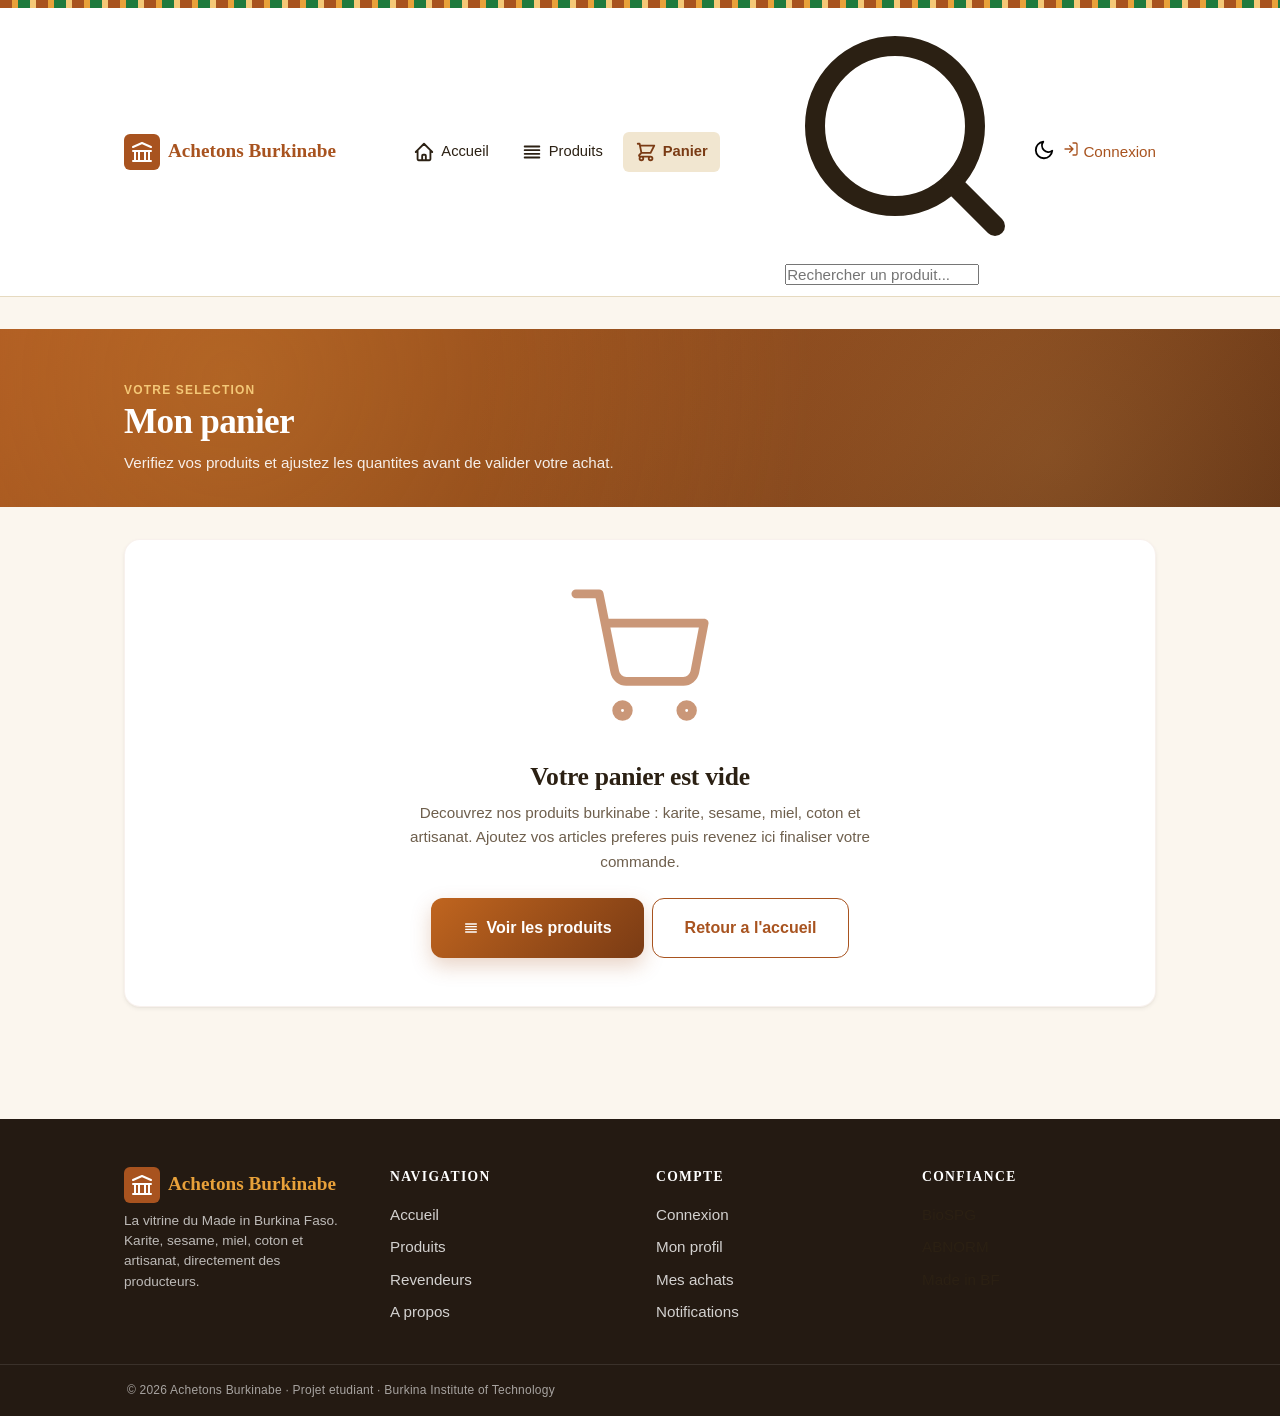
<file: panier.html>
<!DOCTYPE html>
<html lang="fr">
<head>
  <meta charset="UTF-8">
  <meta name="viewport" content="width=device-width, initial-scale=1.0">
  <title>Mon panier - Achetons Burkinabe</title>
  <meta name="description" content="Votre panier d'achats. Verifiez les produits, ajustez les quantites et finalisez votre commande.">
  <link rel="stylesheet" href="css/style.css">
  <link rel="stylesheet" href="css/typography.css">
  <link rel="stylesheet" href="css/components.css">
  <link rel="stylesheet" href="css/icons.css">
  <link rel="stylesheet" href="css/design-system.css">
  <link rel="stylesheet" href="css/animations.css">
  <link rel="stylesheet" href="css/dark-mode.css">
  <link rel="stylesheet" href="css/responsive.css">
  <link rel="stylesheet" href="css/home.css">
  <link rel="icon" type="image/svg+xml" href="images/logo/favicon.svg">
  <style>
    /* Refonte L7a - panier moderne */
    .cart-hero {
      background: linear-gradient(135deg, var(--terre) 0%, var(--terre-fonce) 70%, #5a2a0e 100%);
      color: #fff;
      padding: var(--sp-xxl) 0 var(--sp-xl);
      position: relative;
      overflow: hidden;
    }
    .cart-hero::before {
      content: '';
      position: absolute;
      inset: 0;
      background:
        radial-gradient(circle at 18% 28%, rgba(232, 161, 58, 0.28) 0%, transparent 55%),
        radial-gradient(circle at 82% 70%, rgba(244, 200, 119, 0.18) 0%, transparent 55%);
      pointer-events: none;
    }
    .cart-hero .container { position: relative; z-index: 1; }
    .cart-hero .eyebrow { color: var(--miel-clair); }
    .cart-hero h1 { color: #fff; margin: 0 0 var(--sp-sm); font-size: 2.2rem; }
    .cart-hero p { color: rgba(255,255,255,0.9); max-width: 600px; margin: 0; }

    .cart-empty {
      background: var(--surface-1);
      border-radius: var(--radius-lg);
      padding: var(--sp-xxl) var(--sp-xl);
      text-align: center;
      box-shadow: var(--shadow-sm);
      border: 1px solid var(--border-subtle);
      margin: var(--sp-xl) 0;
      animation: fadeIn 0.5s ease both;
    }
    .cart-empty-svg {
      width: 140px;
      height: 140px;
      margin: 0 auto var(--sp-lg);
      color: var(--terre);
      opacity: 0.6;
      animation: bounce 2.5s ease infinite;
    }
    .cart-empty h2 { margin: 0 0 var(--sp-sm); font-size: 1.6rem; color: var(--texte); }
    .cart-empty p { color: var(--texte-doux); margin: 0 0 var(--sp-lg); max-width: 480px; margin-left: auto; margin-right: auto; }
    .cart-empty-actions { display: flex; gap: var(--sp-sm); justify-content: center; flex-wrap: wrap; }

    .cart-layout {
      display: grid;
      grid-template-columns: 1fr;
      gap: var(--sp-xl);
      padding: var(--sp-xl) 0;
      align-items: start;
    }
    @media (min-width: 1024px) {
      .cart-layout { grid-template-columns: minmax(0, 1fr) 380px; }
    }

    .cart-items-card {
      background: var(--surface-1);
      border-radius: var(--radius-lg);
      border: 1px solid var(--border-subtle);
      box-shadow: var(--shadow-sm);
      overflow: hidden;
    }
    .cart-items-header {
      padding: var(--sp-md) var(--sp-lg);
      border-bottom: 1px solid var(--border-subtle);
      display: flex;
      justify-content: space-between;
      align-items: center;
      background: var(--surface-2);
    }
    .cart-items-header h2 { margin: 0; font-size: 1.1rem; }
    .cart-items-header .clear-btn {
      background: none;
      border: none;
      color: var(--texte-doux);
      cursor: pointer;
      font-size: 0.82rem;
      display: flex;
      align-items: center;
      gap: 4px;
      transition: color var(--transition-fast);
    }
    .cart-items-header .clear-btn:hover { color: var(--erreur); }

    .cart-item {
      display: grid;
      grid-template-columns: 80px 1fr auto;
      gap: var(--sp-md);
      padding: var(--sp-md) var(--sp-lg);
      border-bottom: 1px solid var(--border-subtle);
      align-items: center;
      transition: background var(--transition-fast);
      animation: fadeIn 0.3s ease both;
    }
    .cart-item:last-child { border-bottom: none; }
    .cart-item:hover { background: var(--surface-2); }
    @media (max-width: 640px) {
      .cart-item {
        grid-template-columns: 60px 1fr;
        grid-template-rows: auto auto;
        gap: var(--sp-sm);
      }
      .cart-item .cart-item-actions { grid-column: 1 / -1; }
    }

    .cart-item-image {
      width: 80px;
      height: 80px;
      background: var(--surface-3);
      border-radius: var(--radius-md);
      display: flex;
      align-items: center;
      justify-content: center;
      overflow: hidden;
    }
    .cart-item-image svg { width: 80%; height: 80%; }
    @media (max-width: 640px) {
      .cart-item-image { width: 60px; height: 60px; }
    }

    .cart-item-info { min-width: 0; }
    .cart-item-info h3 {
      margin: 0 0 4px 0;
      font-size: 1rem;
      color: var(--texte);
    }
    .cart-item-info h3 a { color: inherit; text-decoration: none; }
    .cart-item-info h3 a:hover { color: var(--terre); }
    .cart-item-info .item-vendeur {
      font-size: 0.8rem;
      color: var(--texte-doux);
      margin-bottom: 4px;
      display: flex;
      align-items: center;
      gap: 4px;
    }
    .cart-item-info .item-price-unit {
      font-size: 0.82rem;
      color: var(--texte-doux);
    }
    .cart-item-info .item-badges {
      display: flex;
      gap: 4px;
      flex-wrap: wrap;
      margin-top: 4px;
    }
    .cart-item-info .item-badges .badge-modern { font-size: 0.65rem; padding: 2px 8px; }

    .cart-item-actions {
      display: flex;
      flex-direction: column;
      align-items: flex-end;
      gap: var(--sp-sm);
    }
    @media (max-width: 640px) {
      .cart-item-actions {
        flex-direction: row;
        align-items: center;
        justify-content: space-between;
        width: 100%;
      }
    }

    .cart-stepper {
      display: inline-flex;
      align-items: center;
      border: 1.5px solid var(--ligne);
      border-radius: var(--radius-md);
      overflow: hidden;
    }
    .cart-stepper button {
      width: 36px;
      height: 36px;
      border: none;
      background: var(--surface-1);
      color: var(--texte);
      font-size: 1.2rem;
      cursor: pointer;
      transition: all var(--transition-fast);
    }
    .cart-stepper button:hover:not(:disabled) {
      background: var(--terre);
      color: #fff;
    }
    .cart-stepper button:disabled { opacity: 0.3; cursor: not-allowed; }
    .cart-stepper input {
      width: 50px;
      text-align: center;
      border: none;
      border-left: 1.5px solid var(--ligne);
      border-right: 1.5px solid var(--ligne);
      padding: 8px 4px;
      font-size: 0.9rem;
      font-weight: 600;
      color: var(--texte);
      background: var(--surface-1);
    }
    .cart-stepper input::-webkit-outer-spin-button,
    .cart-stepper input::-webkit-inner-spin-button { -webkit-appearance: none; margin: 0; }

    .cart-item-line-total {
      font-size: 1.05rem;
      font-weight: 700;
      color: var(--terre);
      font-family: var(--font-mono, monospace);
    }

    .cart-item-remove {
      background: none;
      border: none;
      color: var(--texte-doux);
      cursor: pointer;
      padding: 6px;
      border-radius: var(--radius-sm);
      transition: all var(--transition-fast);
      display: flex;
      align-items: center;
      justify-content: center;
    }
    .cart-item-remove:hover {
      color: var(--erreur);
      background: color-mix(in srgb, var(--erreur) 10%, transparent);
    }

    .cart-summary {
      background: var(--surface-1);
      border-radius: var(--radius-lg);
      border: 1px solid var(--border-subtle);
      box-shadow: var(--shadow-md);
      padding: var(--sp-lg);
      position: sticky;
      top: calc(var(--header-h) + var(--sp-md));
    }
    @media (max-width: 1023px) { .cart-summary { position: static; } }
    .cart-summary h3 { margin: 0 0 var(--sp-md); font-size: 1.15rem; }
    .summary-row {
      display: flex;
      justify-content: space-between;
      align-items: center;
      padding: 6px 0;
      font-size: 0.9rem;
    }
    .summary-row .label { color: var(--texte-doux); }
    .summary-row .value { font-weight: 600; color: var(--texte); }
    .summary-row.summary-total {
      margin-top: var(--sp-sm);
      padding-top: var(--sp-md);
      border-top: 2px solid var(--border-subtle);
      font-size: 1.05rem;
    }
    .summary-row.summary-total .label { color: var(--texte); font-weight: 600; }
    .summary-row.summary-total .value {
      font-size: 1.4rem;
      color: var(--terre);
      font-family: var(--font-mono, monospace);
    }
    .summary-row .value.text-success { color: var(--succes); }

    .summary-note {
      margin-top: var(--sp-md);
      padding: var(--sp-md);
      background: var(--surface-2);
      border-left: 3px solid var(--miel);
      border-radius: var(--radius-md);
      font-size: 0.8rem;
      color: var(--texte-doux);
    }
    .summary-note strong { color: var(--texte); }
    .summary-payment-icons {
      display: flex;
      gap: 6px;
      margin-top: var(--sp-sm);
      flex-wrap: wrap;
    }
    .summary-payment-icons .pay-chip {
      display: inline-flex;
      align-items: center;
      gap: 4px;
      padding: 3px 8px;
      border: 1px solid var(--border-subtle);
      border-radius: var(--radius-pill);
      font-size: 0.7rem;
      font-weight: 600;
      color: var(--texte-doux);
      background: var(--surface-1);
    }

    .checkout-btn-block { margin-top: var(--sp-md); }
    .continue-link {
      display: block;
      text-align: center;
      margin-top: var(--sp-sm);
      color: var(--texte-doux);
      text-decoration: none;
      font-size: 0.85rem;
      transition: color var(--transition-fast);
    }
    .continue-link:hover { color: var(--terre); }

    .cart-stock-warning {
      margin-top: var(--sp-sm);
      padding: var(--sp-sm) var(--sp-md);
      background: color-mix(in srgb, var(--attention) 12%, transparent);
      border-left: 3px solid var(--attention);
      border-radius: var(--radius-md);
      font-size: 0.82rem;
      color: #8a5e0a;
    }
  </style>
</head>
<body>
  <a href="#main" class="skip-link">Aller au contenu</a>

  <main id="main">
    <section class="cart-hero">
      <div class="container">
        <p class="eyebrow">Votre selection</p>
        <h1>Mon panier</h1>
        <p>Verifiez vos produits et ajustez les quantites avant de valider votre achat.</p>
      </div>
    </section>

    <div class="container">
      <div id="cart-container">
        <div class="spinner spinner-lg" style="margin: 80px auto;" aria-label="Chargement du panier"></div>
      </div>
    </div>
  </main>

  <script src="js/utils.js"></script>
  <script src="js/storage.js"></script>
  <script src="js/embedded-data.js"></script>
  <script src="js/data-seed.js"></script>
  <script src="js/auth.js"></script>
  <script src="js/ui-components.js"></script>
  <script src="js/cart.js"></script>
  <script src="js/products.js"></script>
  <script src="js/app.js"></script>
  <script>
    document.addEventListener('app:ready', () => {
      renderCart();
      document.addEventListener('cart:updated', renderCart);
    });

    function renderCart() {
      const container = document.getElementById('cart-container');
      const totals = Cart.computeTotals();

      // ===== Empty state moderne =====
      if (!totals.items.length) {
        container.innerHTML = `
          <div class="cart-empty">
            <svg class="cart-empty-svg" viewBox="0 0 24 24" fill="none" stroke="currentColor" stroke-width="1.5" stroke-linecap="round" stroke-linejoin="round" aria-hidden="true">
              <circle cx="9" cy="21" r="1"/>
              <circle cx="20" cy="21" r="1"/>
              <path d="M1 1h4l2.68 13.39a2 2 0 002 1.61h9.72a2 2 0 002-1.61L23 6H6"/>
            </svg>
            <h2>Votre panier est vide</h2>
            <p>Decouvrez nos produits burkinabe : karite, sesame, miel, coton et artisanat. Ajoutez vos articles preferes puis revenez ici finaliser votre commande.</p>
            <div class="cart-empty-actions">
              <a href="produits.html" class="btn-modern btn-modern-primary btn-modern-lg">
                <svg class="icon-sm" viewBox="0 0 24 24" fill="none" stroke="currentColor" stroke-width="2" stroke-linecap="round" stroke-linejoin="round"><path d="M4 6h16M4 10h16M4 14h16M4 18h16"/></svg>
                Voir les produits
              </a>
              <a href="index.html" class="btn-modern btn-modern-secondary btn-modern-lg">Retour a l'accueil</a>
            </div>
          </div>
        `;
        return;
      }

      // Check availability
      const unavailable = Cart.checkAvailability();

      // ===== Layout 2 colonnes =====
      container.innerHTML = `
        <div class="cart-layout">
          <div class="cart-items-card">
            <div class="cart-items-header">
              <h2>${totals.items.length} article${totals.items.length > 1 ? 's' : ''} dans votre panier</h2>
              <button class="clear-btn" id="clear-cart-btn" type="button">
                <svg class="icon-sm" viewBox="0 0 24 24" fill="none" stroke="currentColor" stroke-width="2" stroke-linecap="round" stroke-linejoin="round"><polyline points="3 6 5 6 21 6"/><path d="M19 6v14a2 2 0 01-2 2H7a2 2 0 01-2-2V6m3 0V4a2 2 0 012-2h4a2 2 0 012 2v2"/></svg>
                Vider le panier
              </button>
            </div>
            ${totals.items.map(it => renderCartItem(it, unavailable)).join('')}
          </div>

          <aside class="cart-summary">
            <h3>Recapitulatif</h3>
            <div class="summary-row">
              <span class="label">Sous-total (${totals.item_count} article${totals.item_count > 1 ? 's' : ''})</span>
              <span class="value">${Utils.formatPrice(totals.subtotal)}</span>
            </div>
            ${totals.remise_total > 0 ? `
              <div class="summary-row">
                <span class="label">Remise revendeur</span>
                <span class="value text-success">- ${Utils.formatPrice(totals.remise_total)}</span>
              </div>
            ` : ''}
            <div class="summary-row">
              <span class="label">Frais de livraison</span>
              <span class="value">0 FCFA <span style="font-size:0.72rem;color:var(--texte-doux);font-weight:400;">· A convenir</span></span>
            </div>
            <div class="summary-row summary-total">
              <span class="label">Total a payer</span>
              <span class="value">${Utils.formatPrice(totals.total)}</span>
            </div>

            <div class="summary-note">
              <strong>Paiement direct au vendeur</strong><br>
              Aucun paiement en ligne. Vous reglez directement avec le vendeur (cash, Wave, Orange Money). Les coordonnees de chaque vendeur vous seront communiquees dans le recu.
              <div class="summary-payment-icons">
                <span class="pay-chip">💵 Cash</span>
                <span class="pay-chip">🌊 Wave</span>
                <span class="pay-chip">🟠 Orange Money</span>
                <span class="pay-chip">🔵 Moov Money</span>
              </div>
            </div>

            <div class="checkout-btn-block">
              <button id="checkout-btn" class="btn-modern btn-modern-primary btn-modern-block btn-modern-lg" type="button">
                <svg class="icon-sm" viewBox="0 0 24 24" fill="none" stroke="currentColor" stroke-width="2" stroke-linecap="round" stroke-linejoin="round"><polyline points="20 6 9 17 4 12"/></svg>
                Commander
              </button>
              <a href="produits.html" class="continue-link">← Continuer mes achats</a>
            </div>

            ${unavailable.length ? `
              <div class="cart-stock-warning">
                <strong>Attention :</strong> ${unavailable.length} produit${unavailable.length > 1 ? 's' : ''} ${unavailable.length > 1 ? 'sont' : 'est'} plus disponible${unavailable.length > 1 ? 's' : ''}. Ajustez votre panier avant de commander.
              </div>
            ` : ''}
          </aside>
        </div>
      `;

      // Wire steppers + remove
      wireCartItems();
      // Wire buttons
      document.getElementById('checkout-btn').addEventListener('click', onCheckout);
      document.getElementById('clear-cart-btn').addEventListener('click', onClearCart);
    }

    function renderCartItem(it, unavailable) {
      const seller = Data.getSeller(it.product.vendeur_id);
      const isUnavailable = unavailable.find(u => u.product_id === it.product_id);
      const stock = Data.getEffectiveStock(it.product);
      const max = Math.max(1, stock);
      const lowStock = stock > 0 && stock <= (it.product.stock_alerte || 5);
      const isMaxQty = it.quantity >= max;

      return `
        <div class="cart-item" data-product-id="${it.product_id}">
          <div class="cart-item-image">
            ${ProductImage._svgForCategory(it.product.categorie, 'sm')}
          </div>
          <div class="cart-item-info">
            <h3><a href="produit-detail.html?id=${it.product_id}">${Utils.escapeHtml(it.product.nom)}</a></h3>
            ${seller ? `
              <div class="item-vendeur">
                <svg class="icon-sm" viewBox="0 0 24 24" fill="none" stroke="currentColor" stroke-width="2" stroke-linecap="round" stroke-linejoin="round" style="width:14px;height:14px;"><path d="M3 9l1-5h16l1 5M4 9v11a1 1 0 001 1h14a1 1 0 001-1V9"/></svg>
                par ${Utils.escapeHtml(seller.nom)}
              </div>
            ` : ''}
            <div class="item-price-unit">${Utils.formatPrice(it.unit_price)} / ${Utils.escapeHtml(it.product.unite_prix)}</div>
            <div class="item-badges">
              ${it.bulk ? `<span class="badge-modern badge-modern-miel">Lot de ${it.lot_size} (-${it.remise_pct}%)</span>` : ''}
              ${lowStock ? `<span class="badge-modern badge-modern-warning">Stock faible (${stock} restant)</span>` : ''}
              ${isUnavailable ? `<span class="badge-modern badge-modern-error">${Utils.escapeHtml(isUnavailable.reason)}</span>` : ''}
            </div>
          </div>
          <div class="cart-item-actions">
            <div class="cart-stepper">
              <button type="button" data-action="dec" aria-label="Diminuer la quantite" ${it.quantity <= 1 ? 'disabled' : ''}>−</button>
              <input type="number" value="${it.quantity}" min="1" max="${max}" data-qty-input aria-label="Quantite">
              <button type="button" data-action="inc" aria-label="Augmenter la quantite" ${isMaxQty || isUnavailable ? 'disabled' : ''}>+</button>
            </div>
            <div class="cart-item-line-total">${Utils.formatPrice(it.line_total)}</div>
            <button class="cart-item-remove" data-action="remove" aria-label="Retirer du panier" title="Retirer du panier">
              <svg class="icon-sm" viewBox="0 0 24 24" fill="none" stroke="currentColor" stroke-width="2" stroke-linecap="round" stroke-linejoin="round"><polyline points="3 6 5 6 21 6"/><path d="M19 6v14a2 2 0 01-2 2H7a2 2 0 01-2-2V6m3 0V4a2 2 0 012-2h4a2 2 0 012 2v2"/></svg>
            </button>
          </div>
        </div>
      `;
    }

    function wireCartItems() {
      document.querySelectorAll('.cart-item').forEach(item => {
        const productId = item.dataset.productId;
        const input = item.querySelector('[data-qty-input]');

        item.querySelectorAll('.cart-stepper button').forEach(btn => {
          btn.addEventListener('click', () => {
            const cur = parseInt(input.value, 10) || 1;
            const max = parseInt(input.max, 10) || 999;
            if (btn.dataset.action === 'inc' && cur < max) {
              input.value = cur + 1;
              Cart.updateQty(productId, cur + 1);
            }
            if (btn.dataset.action === 'dec' && cur > 1) {
              input.value = cur - 1;
              Cart.updateQty(productId, cur - 1);
            }
          });
        });

        input.addEventListener('change', () => {
          let n = parseInt(input.value, 10);
          const max = parseInt(input.max, 10) || 999;
          if (isNaN(n) || n < 1) n = 1;
          if (n > max) { n = max; UI.toast('Stock maximum atteint', 'warning'); }
          input.value = n;
          Cart.updateQty(productId, n);
        });

        item.querySelector('.cart-item-remove').addEventListener('click', () => {
          Cart.removeItem(productId);
        });
      });
    }

    function onCheckout() {
      const unavailable = Cart.checkAvailability();
      if (unavailable.length) {
        UI.toast('Certains produits ne sont plus disponibles. Ajustez votre panier.', 'warning');
        return;
      }
      if (!Auth.isLoggedIn()) {
        UI.toast('Connectez-vous pour finaliser votre achat', 'info');
        setTimeout(() => {
          window.location.href = 'connexion.html?message=' + encodeURIComponent('Connectez-vous pour finaliser votre achat');
        }, 800);
        return;
      }
      window.location.href = 'checkout.html';
    }

    function onClearCart() {
      UI.confirm('Vider tout le panier ?', () => {
        Cart.clear();
      }, { confirmText: 'Vider', danger: true });
    }
  </script>
</body>
</html>
</file>
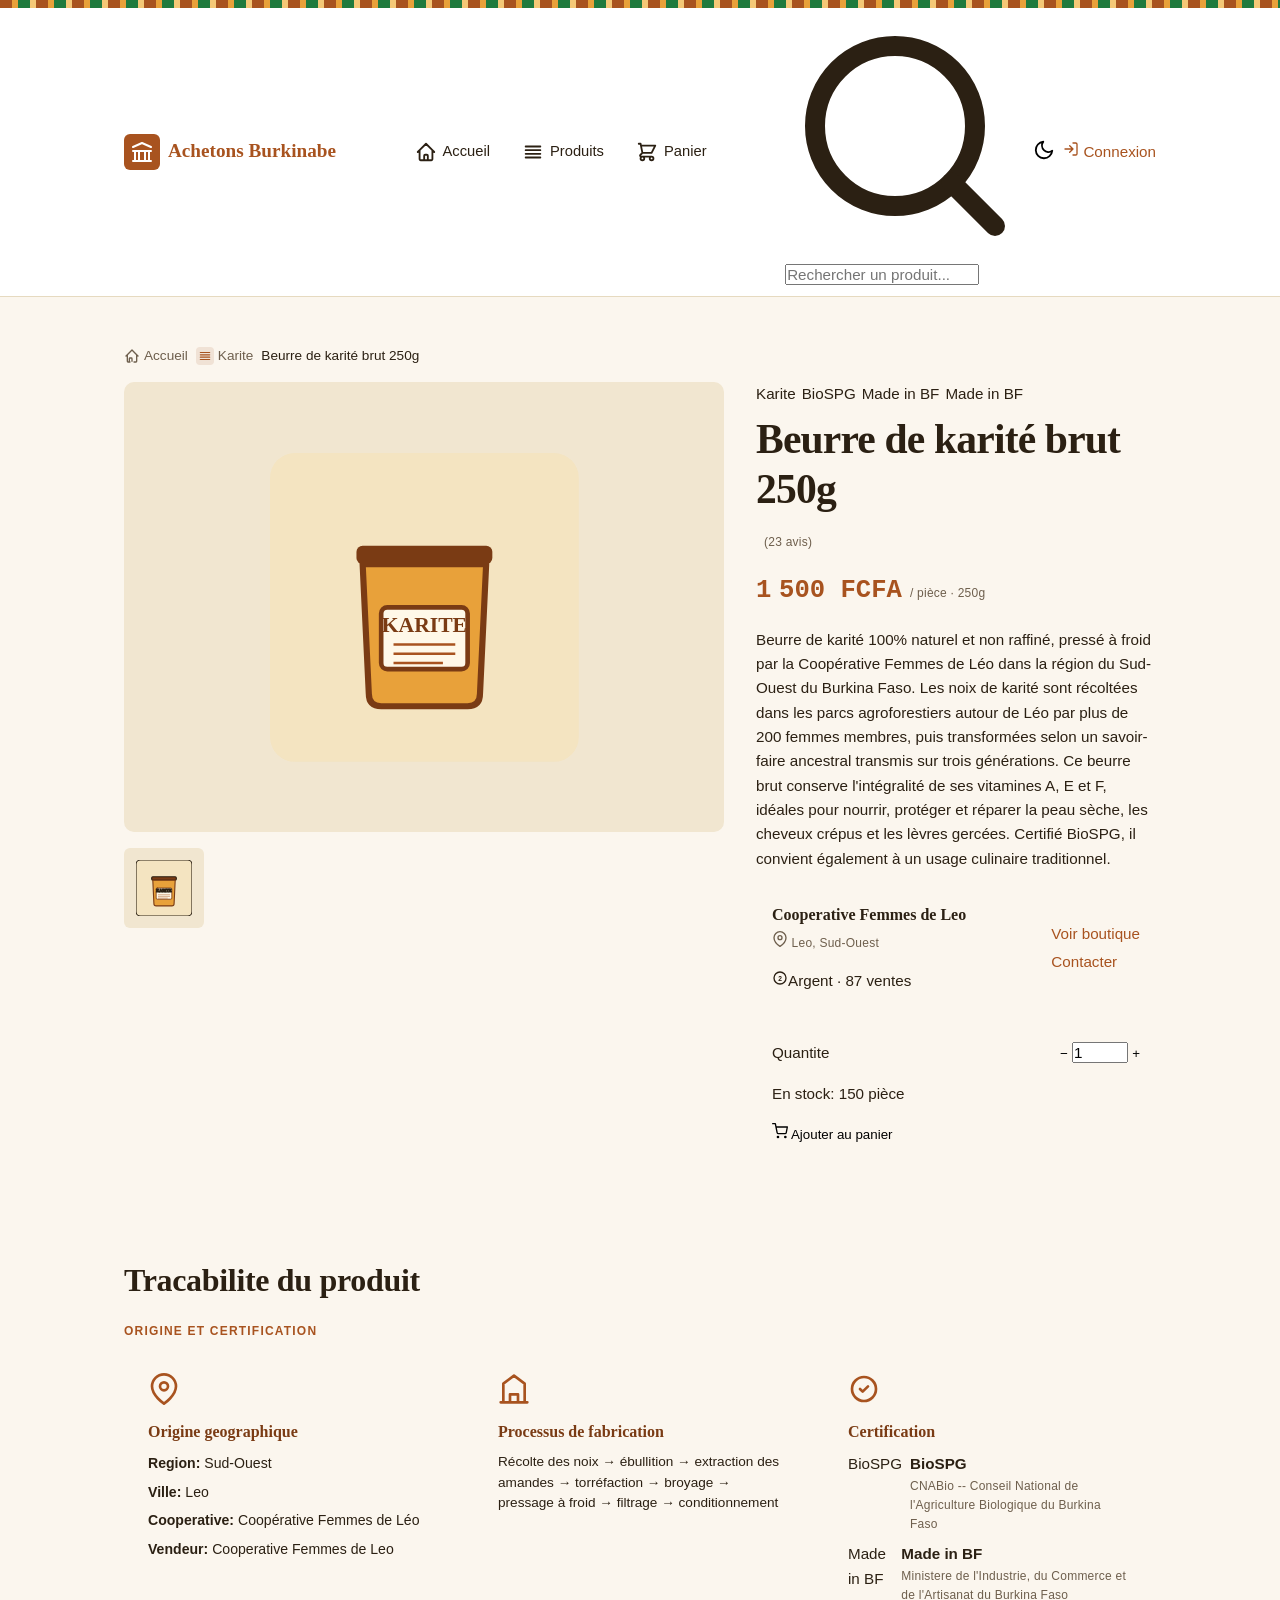
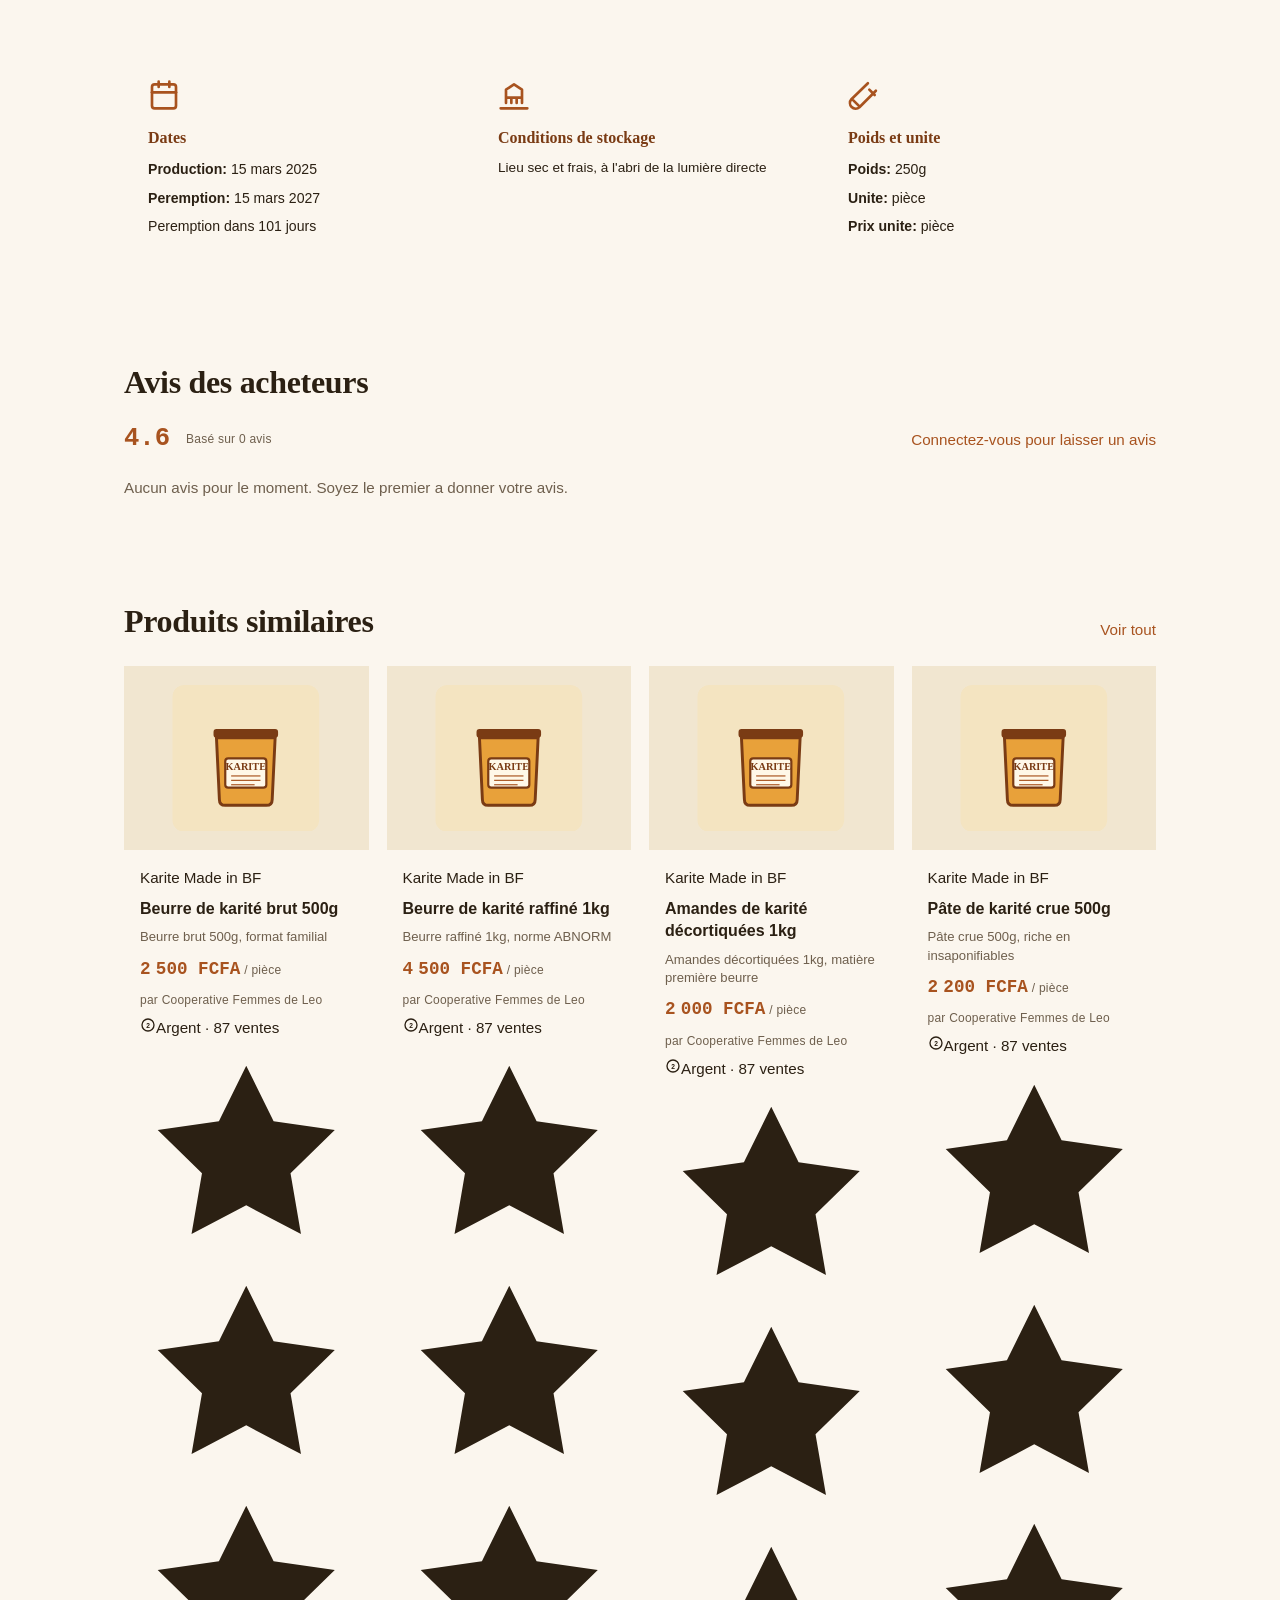
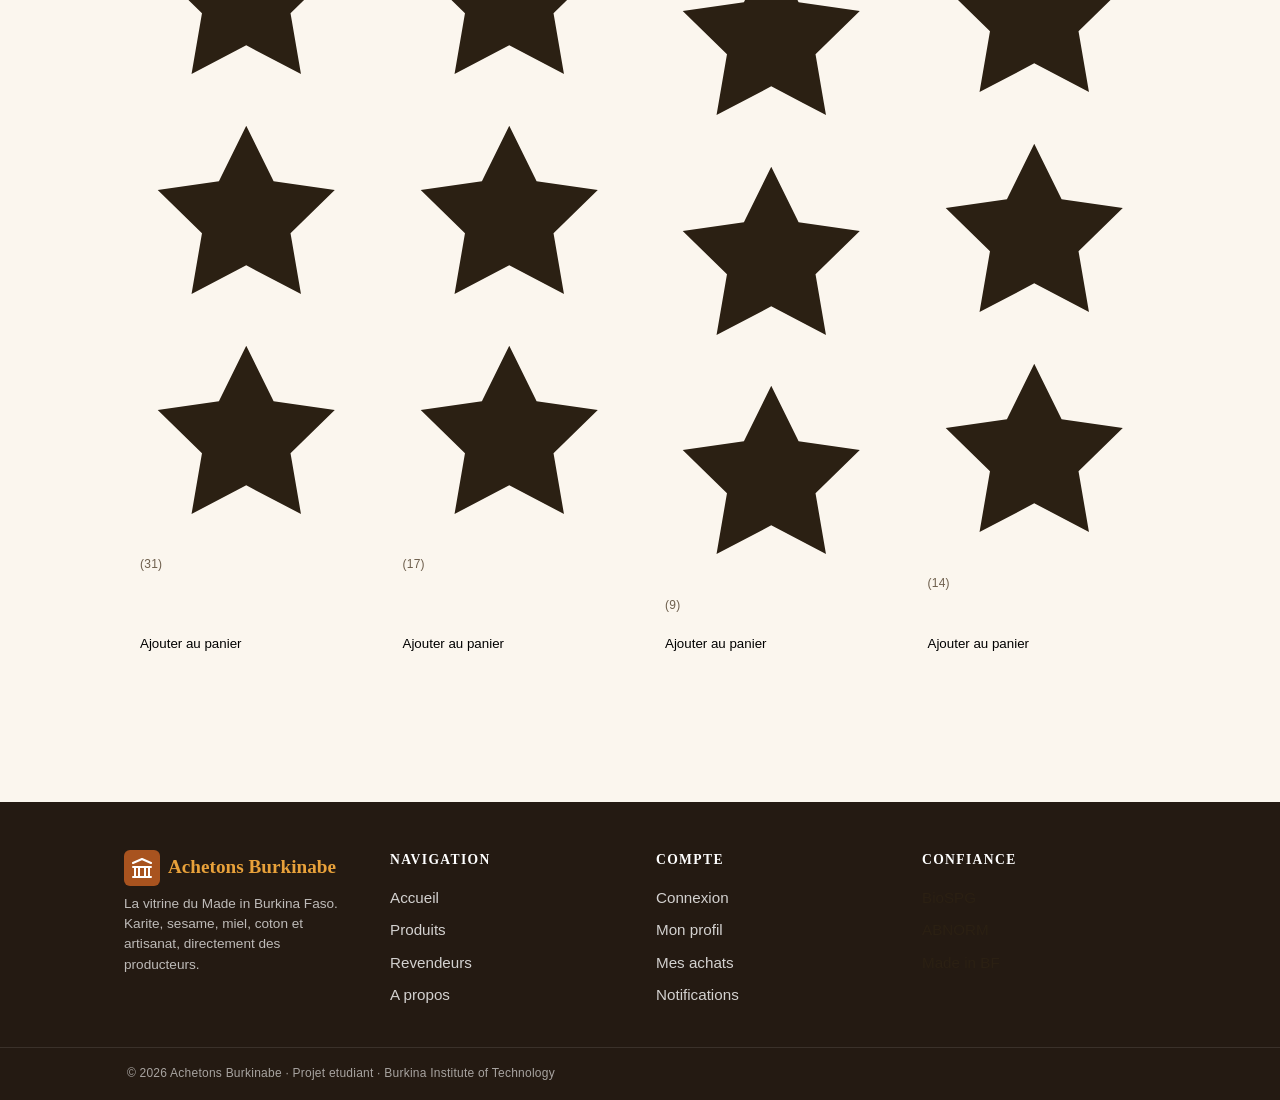
<file: produit-detail.html>
<!DOCTYPE html>
<html lang="fr">
<head>
<meta charset="UTF-8">
<meta name="viewport" content="width=device-width, initial-scale=1.0">
<title>Detail produit - Achetons Burkinabe</title>
<meta name="description" content="Detail d'un produit du Burkina Faso : karite, sesame, miel, coton ou artisanat. Tracabilite, certifications, vendeur et avis.">

<link rel="stylesheet" href="css/style.css">
<link rel="stylesheet" href="css/typography.css">
<link rel="stylesheet" href="css/components.css">
<link rel="stylesheet" href="css/icons.css">
<link rel="stylesheet" href="css/design-system.css">
<link rel="stylesheet" href="css/animations.css">
<link rel="stylesheet" href="css/dark-mode.css">
<link rel="stylesheet" href="css/responsive.css">
<link rel="stylesheet" href="css/home.css">

<link rel="icon" type="image/svg+xml" href="images/logo/favicon.svg">

<style>
/* Refonte L7a - skeleton + breadcrumb enrichi */
.detail-skeleton {
    padding: var(--sp-xl) 0;
}

.detail-skeleton .skel-breadcrumb {
    display: flex;
    gap: 8px;
    margin-bottom: var(--sp-lg);
}

.detail-skeleton .skel-breadcrumb .skeleton {
    height: 14px;
    width: 80px;
}

.detail-skeleton .skel-breadcrumb .skeleton:nth-child(2) {
    width: 60px;
}

.detail-skeleton .skel-breadcrumb .skeleton:nth-child(3) {
    width: 100px;
}

.detail-skeleton .skel-grid {
    display: grid;
    grid-template-columns: 1fr;
    gap: var(--sp-xl);
}

@media (min-width: 1024px) {
    .detail-skeleton .skel-grid {
        grid-template-columns: 1fr 1fr;
    }
}

.detail-skeleton .skel-image {
    width: 100%;
    aspect-ratio: 1 / 1;
    border-radius: var(--rayon-lg);
}

.detail-skeleton .skel-thumbs {
    display: flex;
    gap: 8px;
    margin-top: var(--sp-md);
}

.detail-skeleton .skel-thumbs .skeleton {
    width: 64px;
    height: 64px;
    border-radius: var(--rayon-sm);
}

.detail-skeleton .skel-badges {
    display: flex;
    gap: 6px;
    margin-bottom: var(--sp-md);
}

.detail-skeleton .skel-badges .skeleton {
    height: 22px;
    width: 70px;
    border-radius: var(--rayon-pill);
}

.detail-skeleton .skel-title {
    height: 32px;
    width: 80%;
    margin-bottom: var(--sp-sm);
}

.detail-skeleton .skel-rating {
    height: 18px;
    width: 200px;
    margin-bottom: var(--sp-md);
}

.detail-skeleton .skel-price {
    height: 36px;
    width: 240px;
    margin-bottom: var(--sp-lg);
}

.detail-skeleton .skel-line {
    height: 14px;
    margin-bottom: 8px;
}

.detail-skeleton .skel-line.w-100 {
    width: 100%;
}

.detail-skeleton .skel-line.w-90 {
    width: 90%;
}

.detail-skeleton .skel-line.w-80 {
    width: 80%;
}

.detail-skeleton .skel-line.w-60 {
    width: 60%;
}

.detail-skeleton .skel-card {
    padding: var(--sp-lg);
    border: 1px solid var(--border-subtle);
    border-radius: var(--rayon-md);
    margin-top: var(--sp-md);
}

.detail-skeleton .skel-button {
    height: 48px;
    width: 100%;
    border-radius: var(--rayon-md);
    margin-top: var(--sp-md);
}

/* Breadcrumb enrichi */

.breadcrumb-rich {
    display: flex;
    align-items: center;
    gap: var(--sp-xs);
    padding: var(--sp-md) 0;
    font-size: 0.85rem;
    flex-wrap: wrap;
}

.breadcrumb-rich a {
    color: var(--texte-doux);
    text-decoration: none;
    transition: color var(--transition-fast);
    display: inline-flex;
    align-items: center;
    gap: 4px;
}

.breadcrumb-rich a:hover {
    color: var(--terre);
}

.breadcrumb-rich .breadcrumb-sep {
    color: var(--texte-doux);
}
opacity: 0.5;
margin: 0 2px;
}

.breadcrumb-rich .breadcrumb-current {
    color: var(--texte);
    font-weight: 600;
    max-width: 320px;
    overflow: hidden;
    text-overflow: ellipsis;
    white-space: nowrap;
}

.breadcrumb-rich .breadcrumb-cat-icon {
    width: 18px;
    height: 18px;
    display: inline-flex;
    align-items: center;
    justify-content: center;
    background: color-mix(in srgb, var(--terre) 12%, transparent);
    border-radius: var(--radius-xs);
    color: var(--terre);
}

.breadcrumb-rich .breadcrumb-cat-icon svg {
    width: 14px;
    height: 14px;
}
</style>
</head>

<body>
    <a href="#main" class="skip-link">Aller au contenu</a>

    <main id="main">
        <div id="product-detail-container">
            <div class="container">

                <!-- Loading skeleton -->
                <div class="detail-skeleton" role="status" aria-live="polite" aria-label="Chargement du produit">

                    <div class="skel-breadcrumb">
                        <div class="skeleton"></div>
                        <div class="skeleton"></div>
                        <div class="skeleton"></div>
                    </div>

                    <div class="skel-grid">
                        <div>
                            <div class=""skeleton skel-image"></div>

                            <div class="skel-thumbs">
                                <div class="skeleton"></div>
                                <div class="skeleton"></div>
                                <div class="skeleton"></div>
                                <div class="skeleton"></div>
                            </div>
                        </div>
                        <div>
                            <div class="skel-badges">
                                <div class="skeleton"></div>
                                <div class="skeleton"></div>
                                <div class="skeleton"></div>
                            </div>

                            <div class="skeleton skel-title"></div>
                            <div class="skeleton skel-rating"></div>
                            <div class="skeleton skel-price"></div>
                            <div class="skeleton skel-line w-100"></div>
                            <div class="skeleton skel-line w-90"></div>
                            <div class="skeleton skel-line w-80"></div>
                            <div class="skeleton skel-line w-60"></div>

                            <div class="skel-card">
                                <div class="skeleton skel-line w-60"></div>
                                <div class="skeleton skel-line w-90"></div>
                                <div class="skeleton skel-button"></div>
                            </div>
                        </div>
                    </div>
                </div>
            </div>
        </div>
    </main>

    <script src="js/utils.js"></script>
    <script src="js/storage.js"></script>
    <script src="js/embedded-data.js"></script>
    <script src="js/data-seed.js"></script>
    <script src="js/auth.js"></script>
    <script src="js/ui-components.js"></script>
    <script src="js/cart.js"></script>
    <script src="js/search.js"></script>
    <script src="js/products.js"></script>
    <script src="js/traceability.js"></script>
    <script src="js/trust-system.js"></script>
    <script src="js/app.js"></script>

    <script>
        document.addEventListener('app:ready', () => {
            const productId = Utils.getQueryParam('id') || 'PRD001';
            const container = document.getElementById('product-detail-container');

            // Rendu de la page detail (remplace le skeleton)
            ProductDetail.render(container, productId);

            // Enrichit le breadcrumb apres rendu
            enrichBreadcrumb(container, productId);
        });
        /* Breadcrumb enrichi : Accueil > Catégorie (avec icone) > Produit
 * + JSON-LD schema.org/BreadcrumbList pour SEO */
function enrichBreadcrumb(container, productId) {
  const product = Data.getProduct(productId);
  if (!product) return;

  // Remplace le breadcrumb existant par une version enrichie
  const existing = container.querySelector('.breadcrumb');
  if (!existing) return;

  const catIcon = '<svg viewBox="0 0 24 24" fill="none" stroke="currentColor" stroke-width="2" stroke-linecap="round" stroke-linejoin="round"><path d="M4 6h16M4 10h16M4 14h16M4 18h16"/></svg>';

  const html = '<nav class="breadcrumb-rich" aria-label="Fil d\'Ariane">' +
    '<a href="index.html">' +
      '<svg class="icon-sm" viewBox="0 0 24 24" fill="none" stroke="currentColor" stroke-width="2" stroke-linecap="round" stroke-linejoin="round"><path d="M3 12l2-2m0 0l7-7 7 7M5 10v10a1 1 0 001 1h3m10-11l2 2m-2-2v10a1 1 0 01-1 1h-3m-6 0a1 1 0 01-1-1v-4a1 1 0 011-1h2a1 1 0 011 1v4a1 1 0 01 1m-6 0h6"/></svg>' +
      'Accueil' +
    '</a>' +
    '<span class="breadcrumb-sep" aria-hidden="true"></span>' +
    '<a href="produits.html?category=' +
encodeURIComponent(product.categorie) + '">' +
      '<span class="breadcrumb-cat-icon" aria-hidden="true">' + catIcon + '</span>' +
      Utils.escapeHtml(product.categorie) +
    '</a>' +
    '<span class="breadcrumb-sep" aria-hidden="true"></span>' +
    '<span class="breadcrumb-current" aria-current="page">' +
Utils.escapeHtml(product.nom) + '</span>' +
  '</nav>';
  existing.outerHTML = html;

  // Injecte le schema.org JSON-LD pour SEO
  const ld = {
    '@context': 'https://schema.org',
    '@type': 'BreadcrumbList',
    itemListElement: [
      { '@type': 'ListItem', position: 1, name: 'Accueil', item: window.location.origin + '/index.html' },
      { '@type': 'ListItem', position: 2, name: product.categorie, item: window.location.origin + '/produits.html?category=' + encodeURIComponent(product.categorie) },
      { '@type': 'ListItem', position: 3, name: product.nom, item:
      window.location.href }
    ]
  };
  const script = document.createElement('script');
  script.type = 'application/ld+json';
  script.textContent = JSON.stringify(ld);
  document.head.appendChild(script);
}
</script>
</body>
</html>
</file>
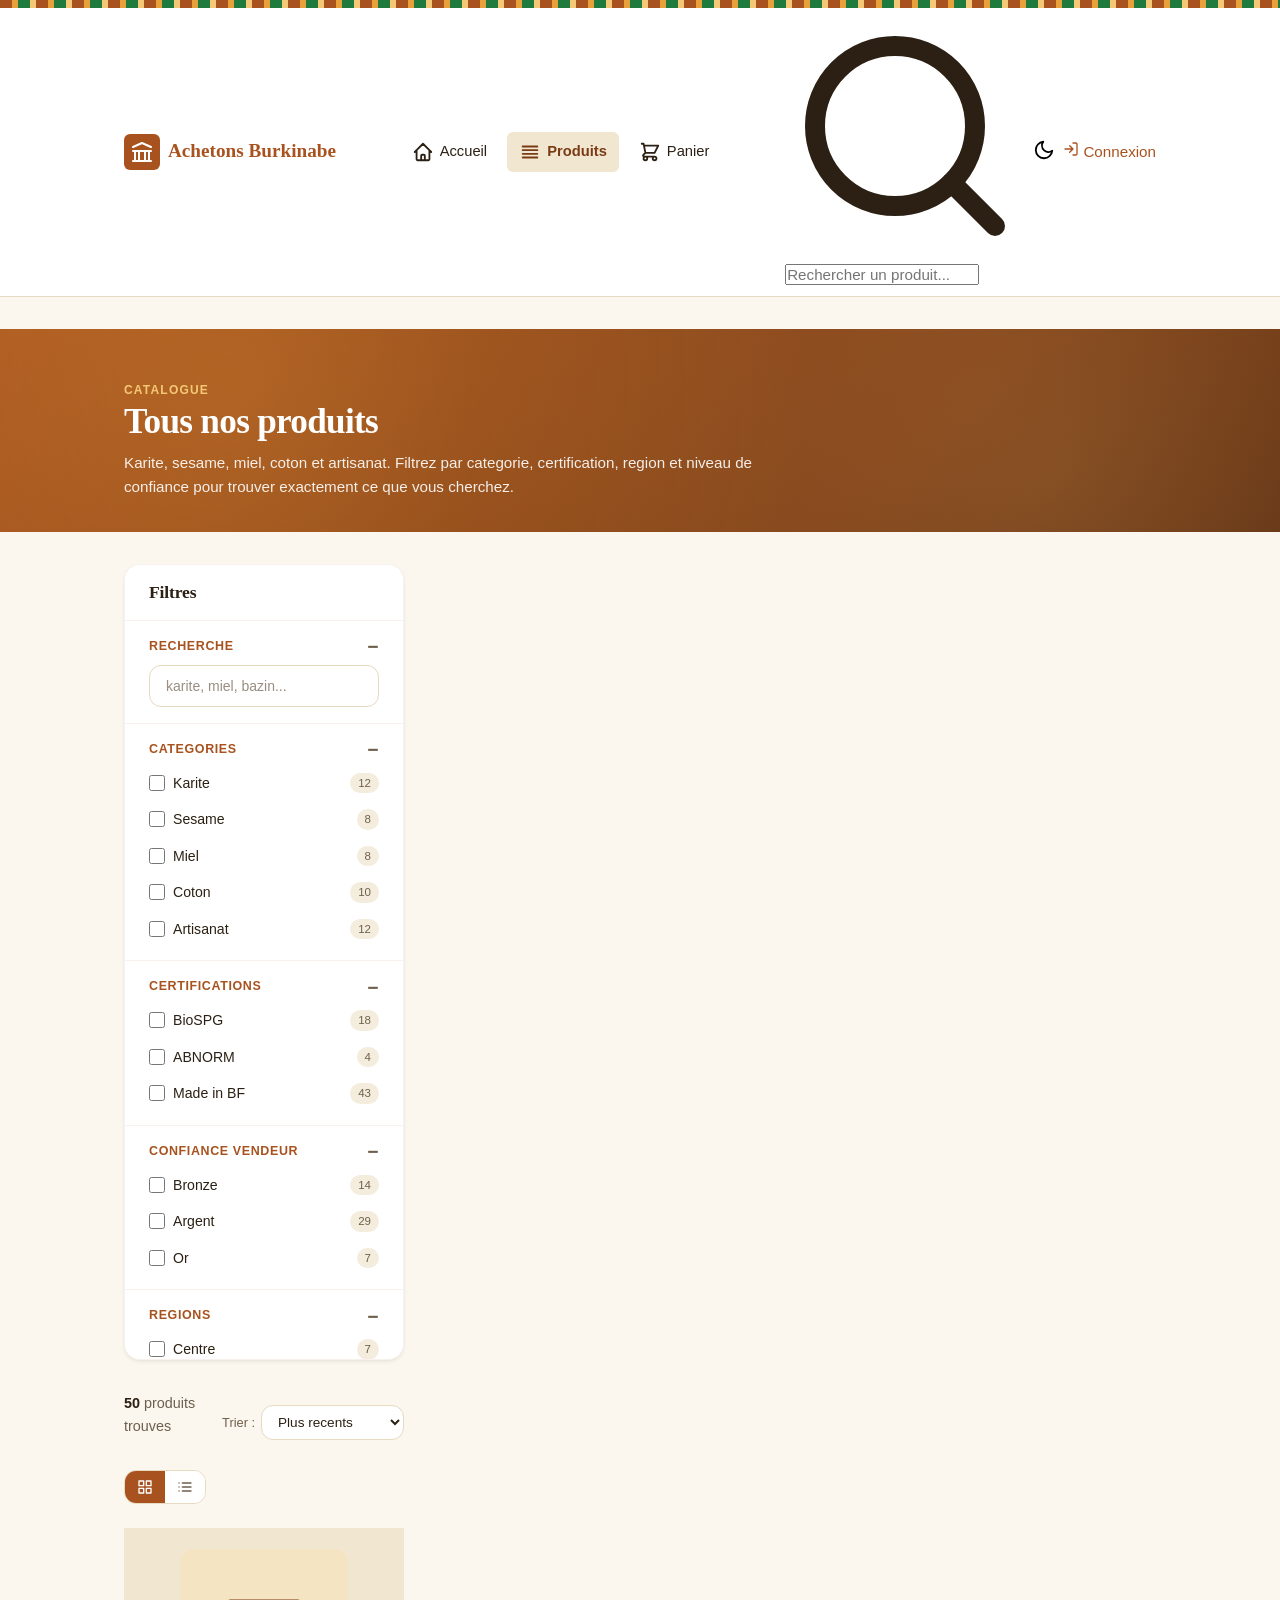
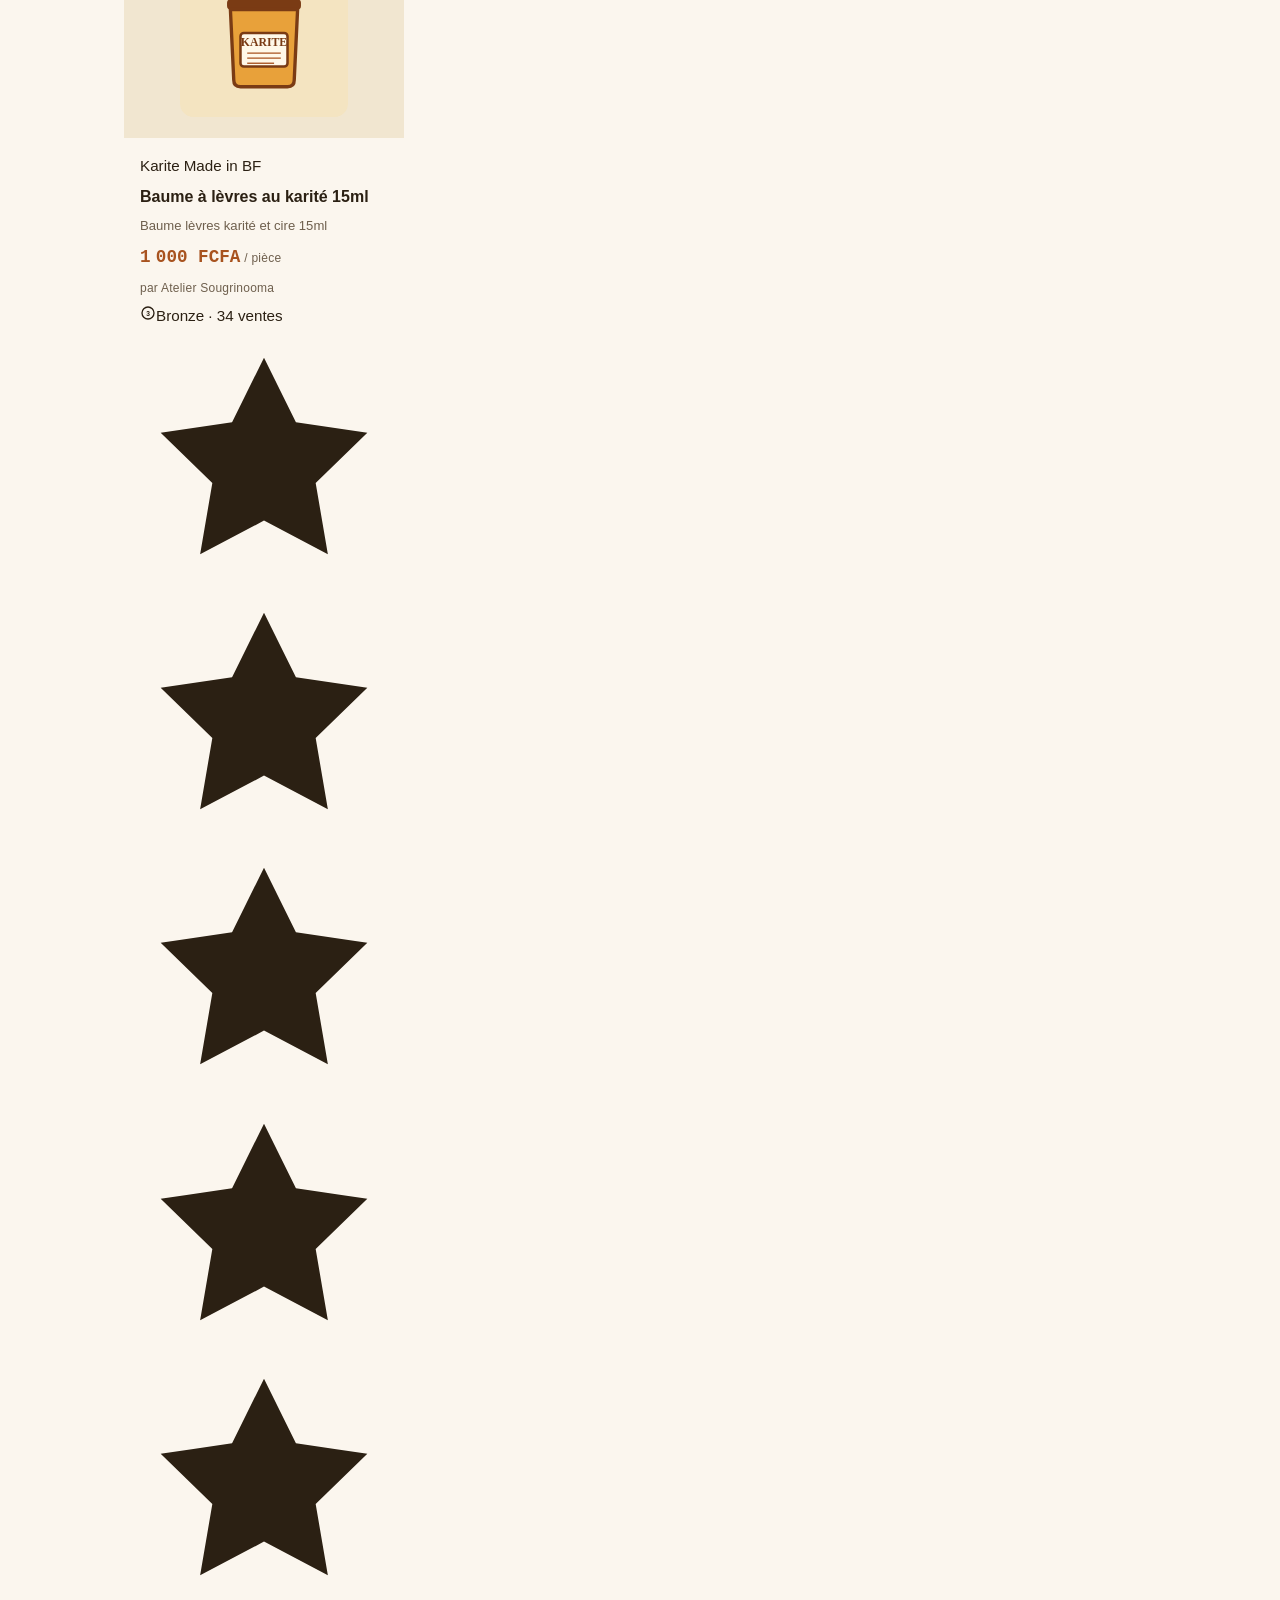
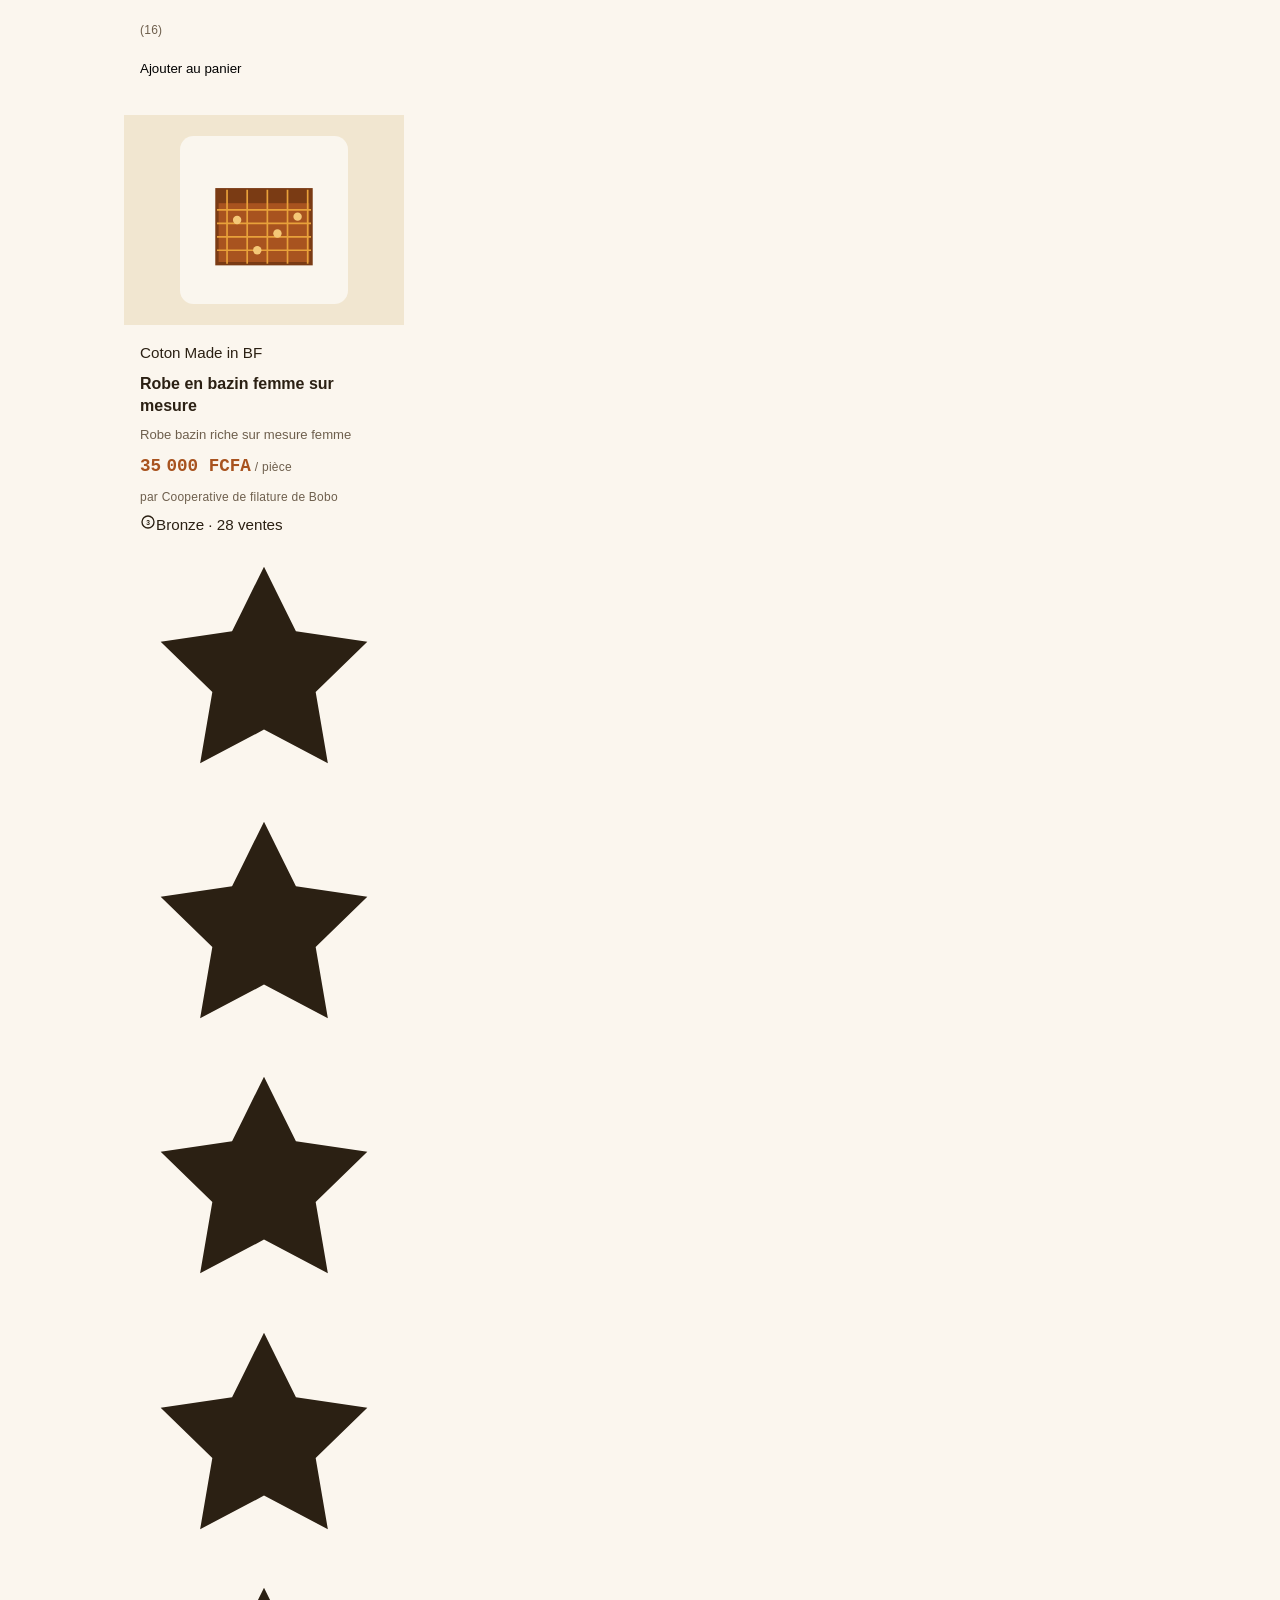
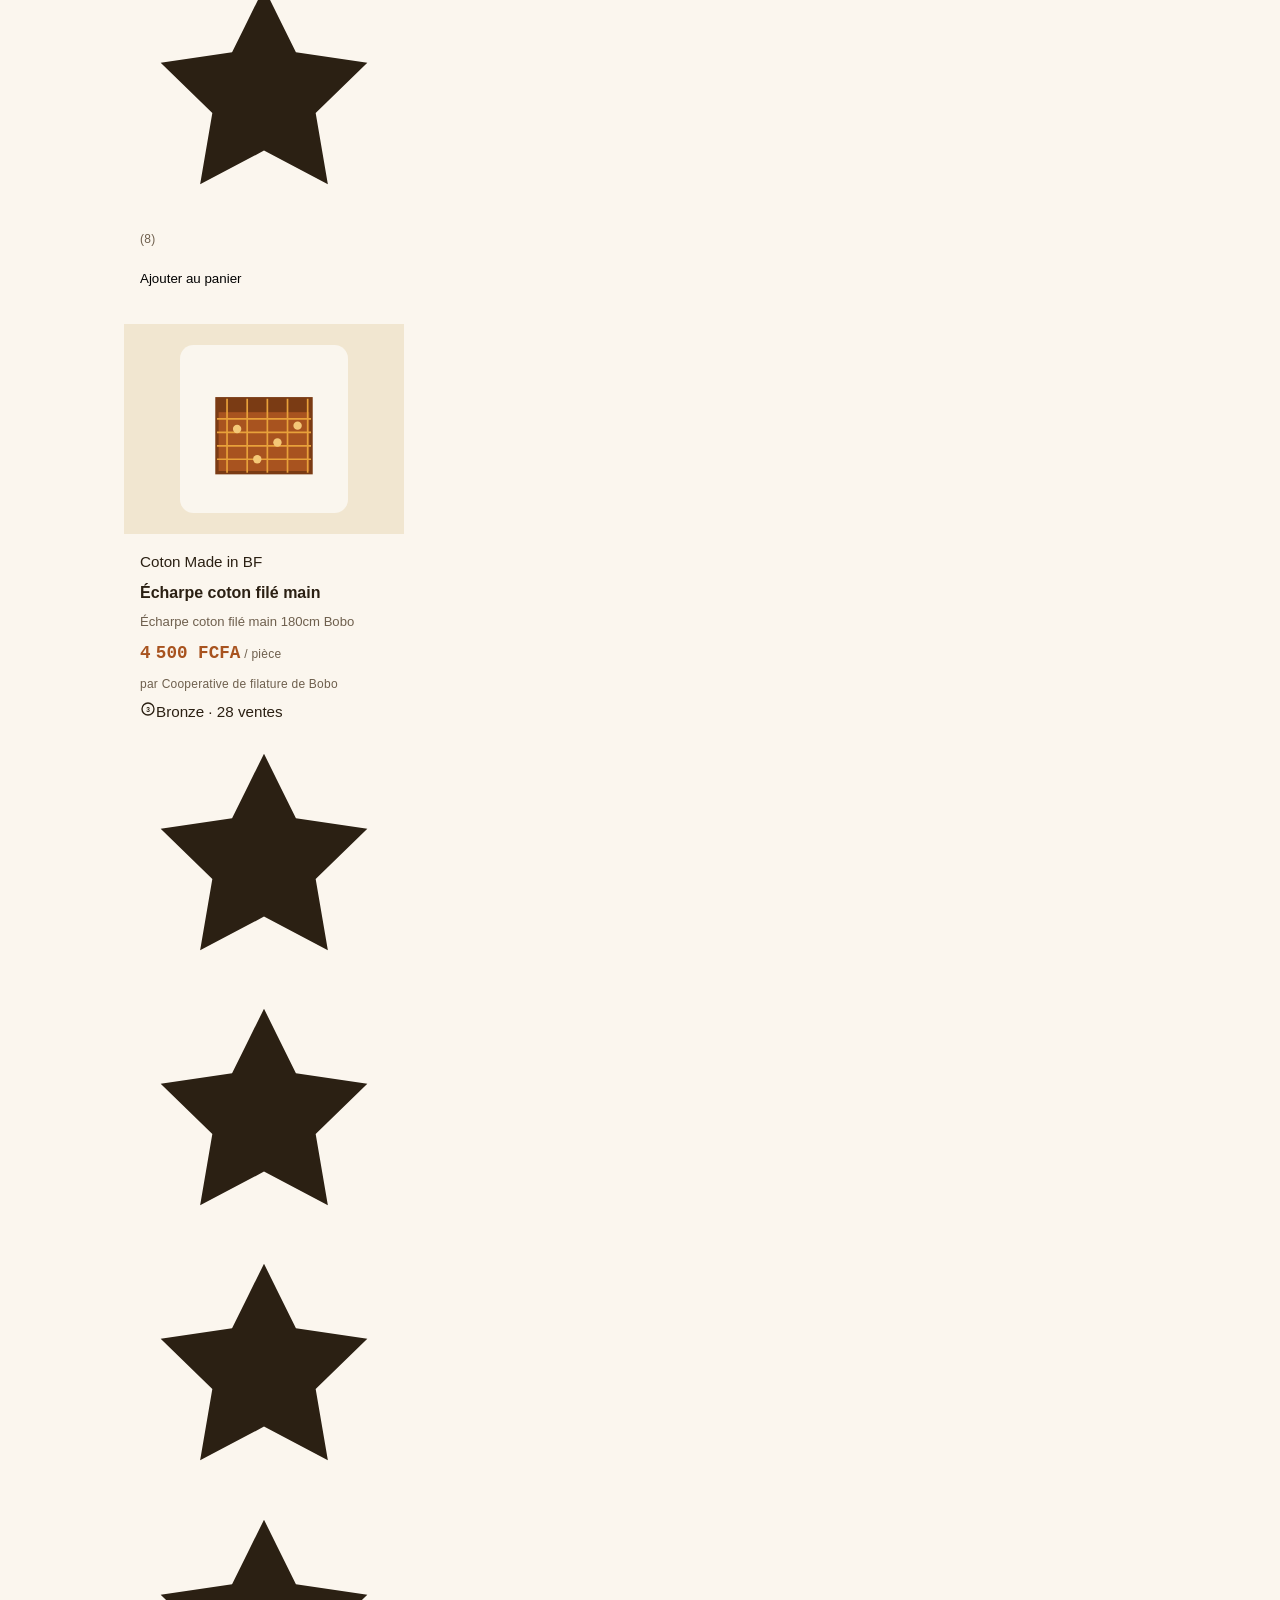
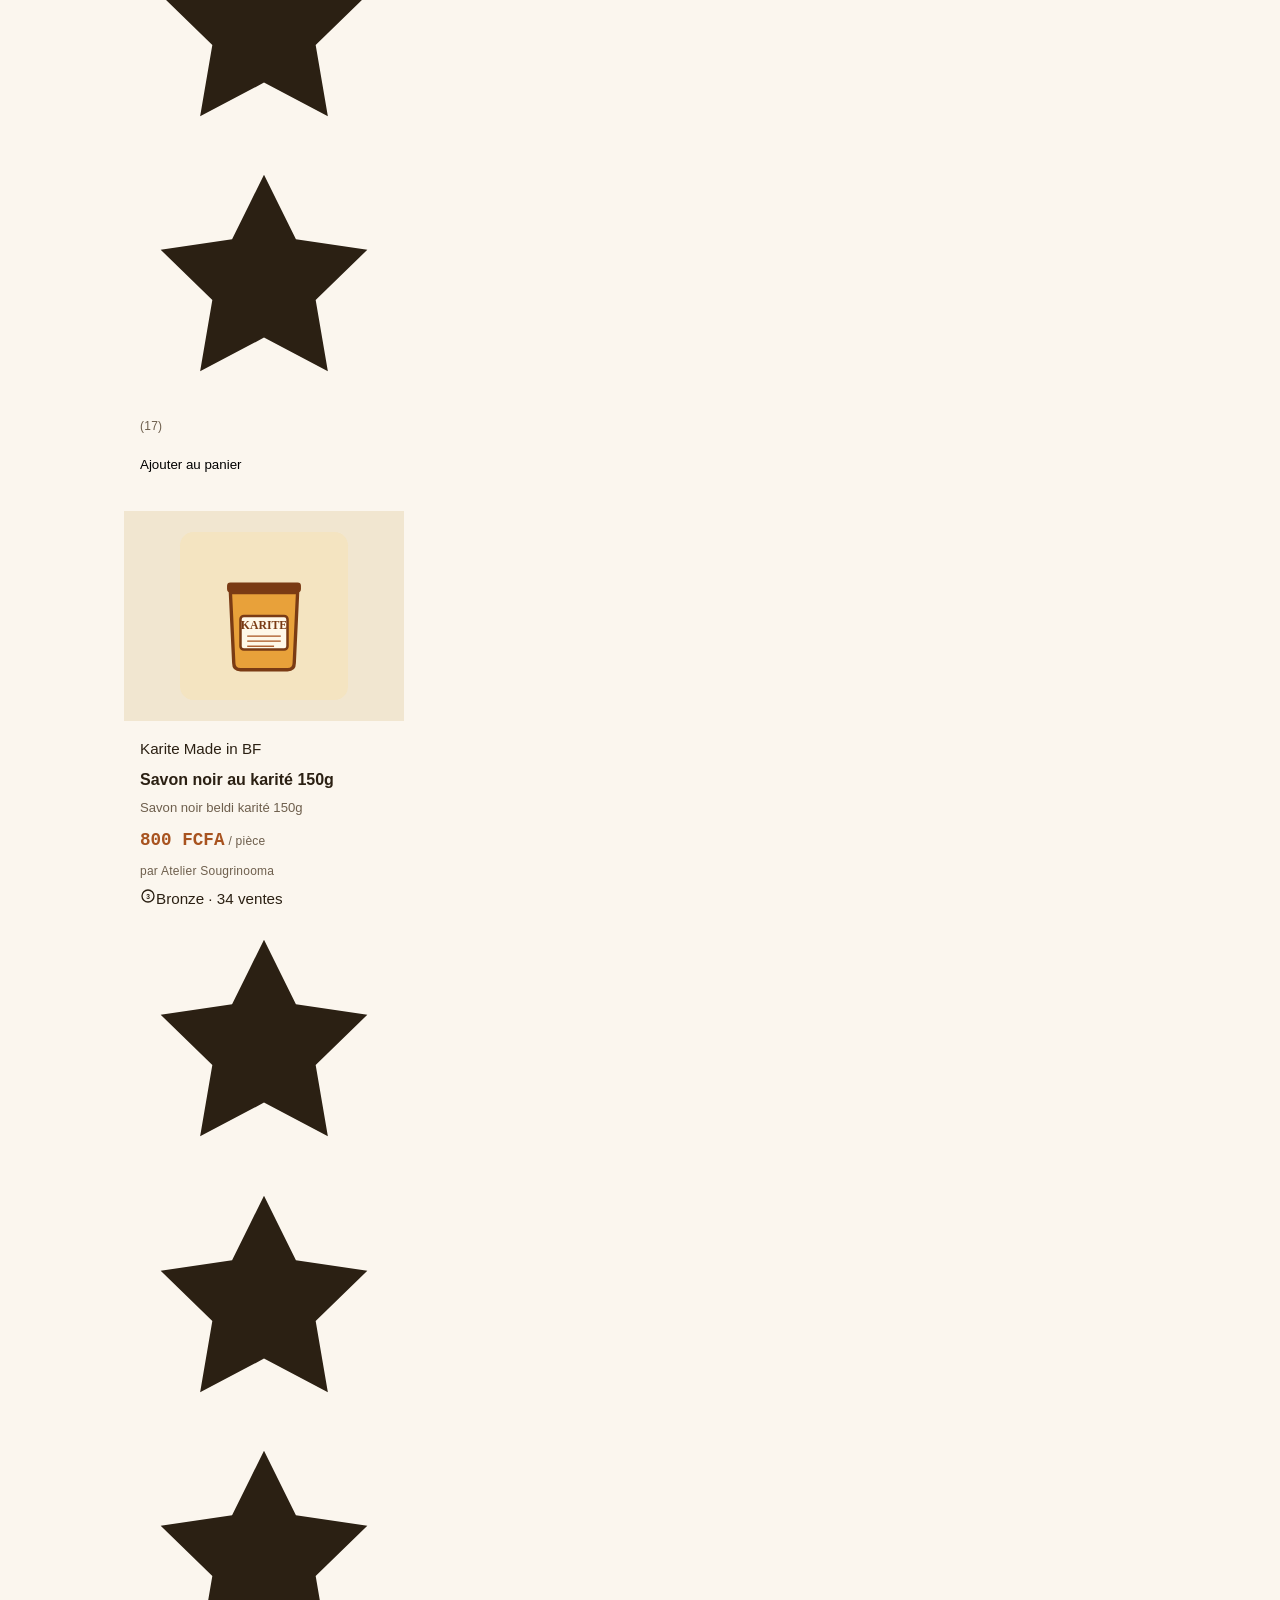
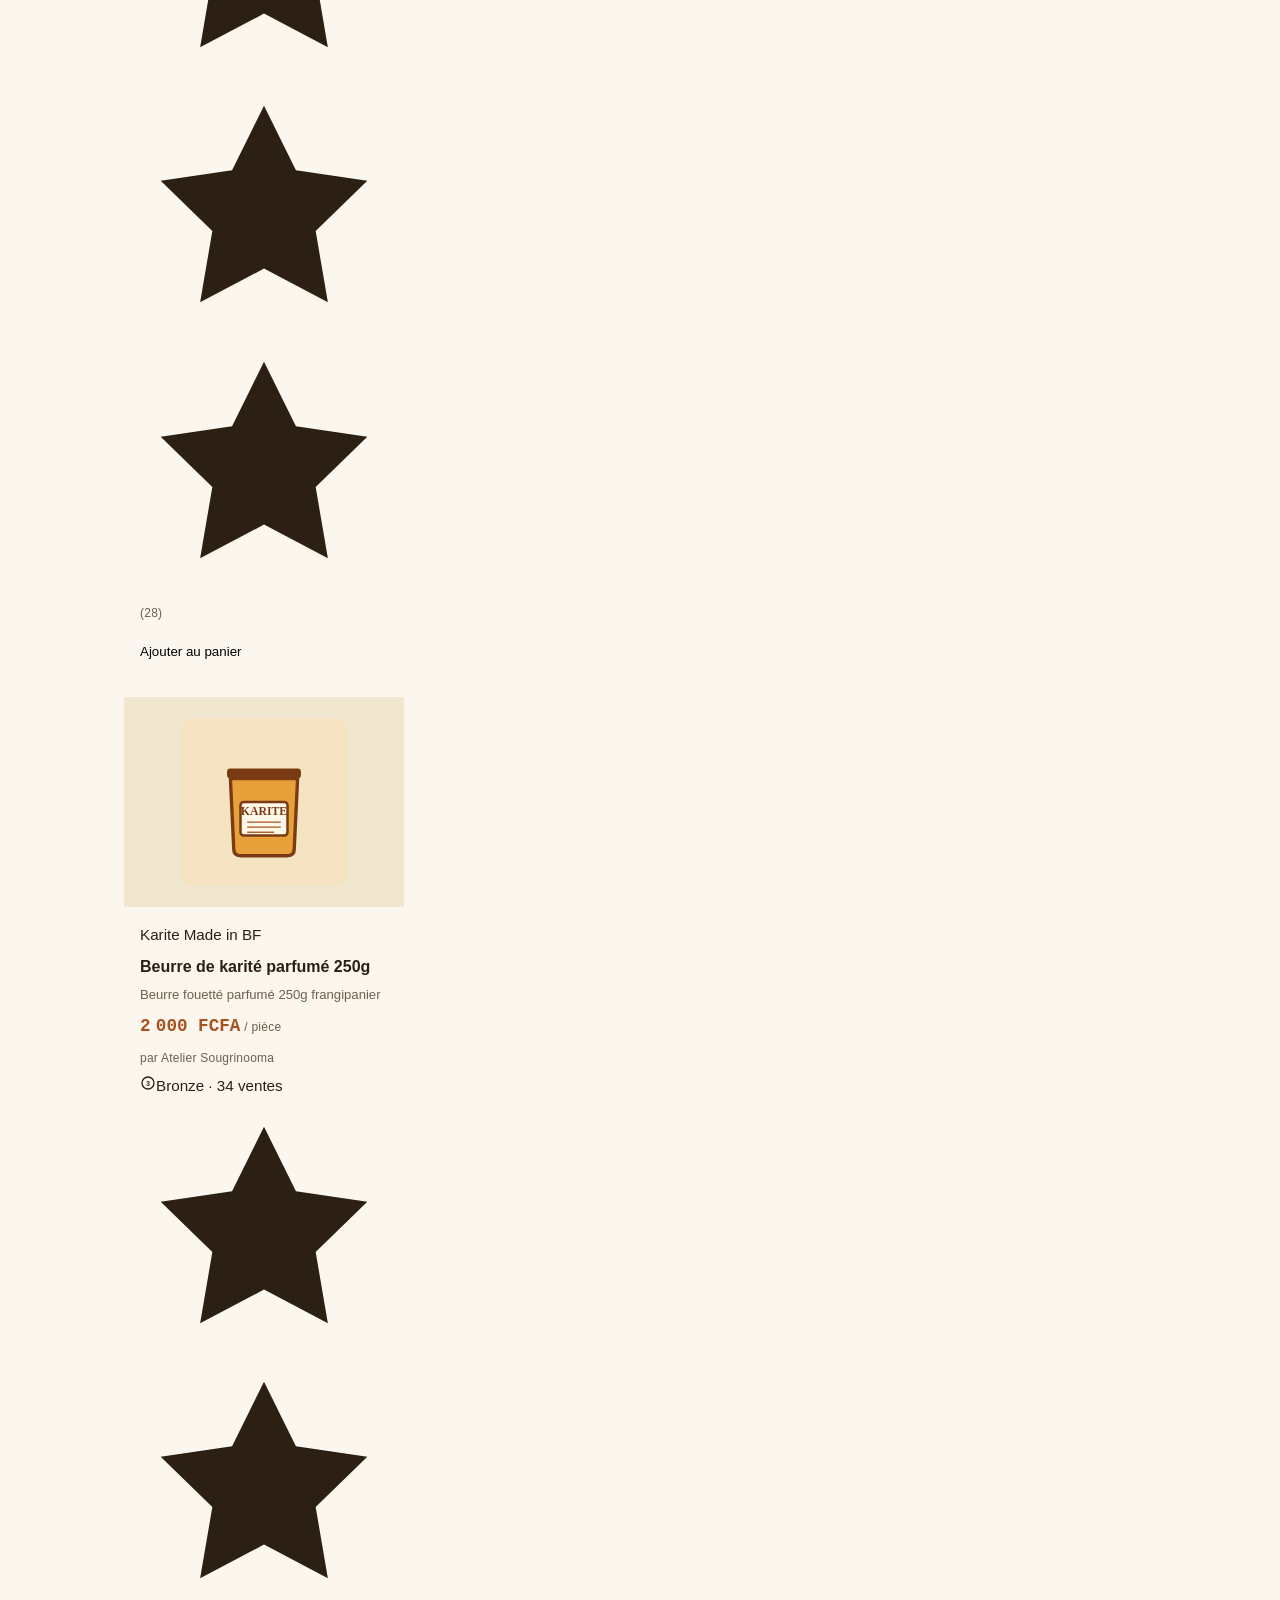
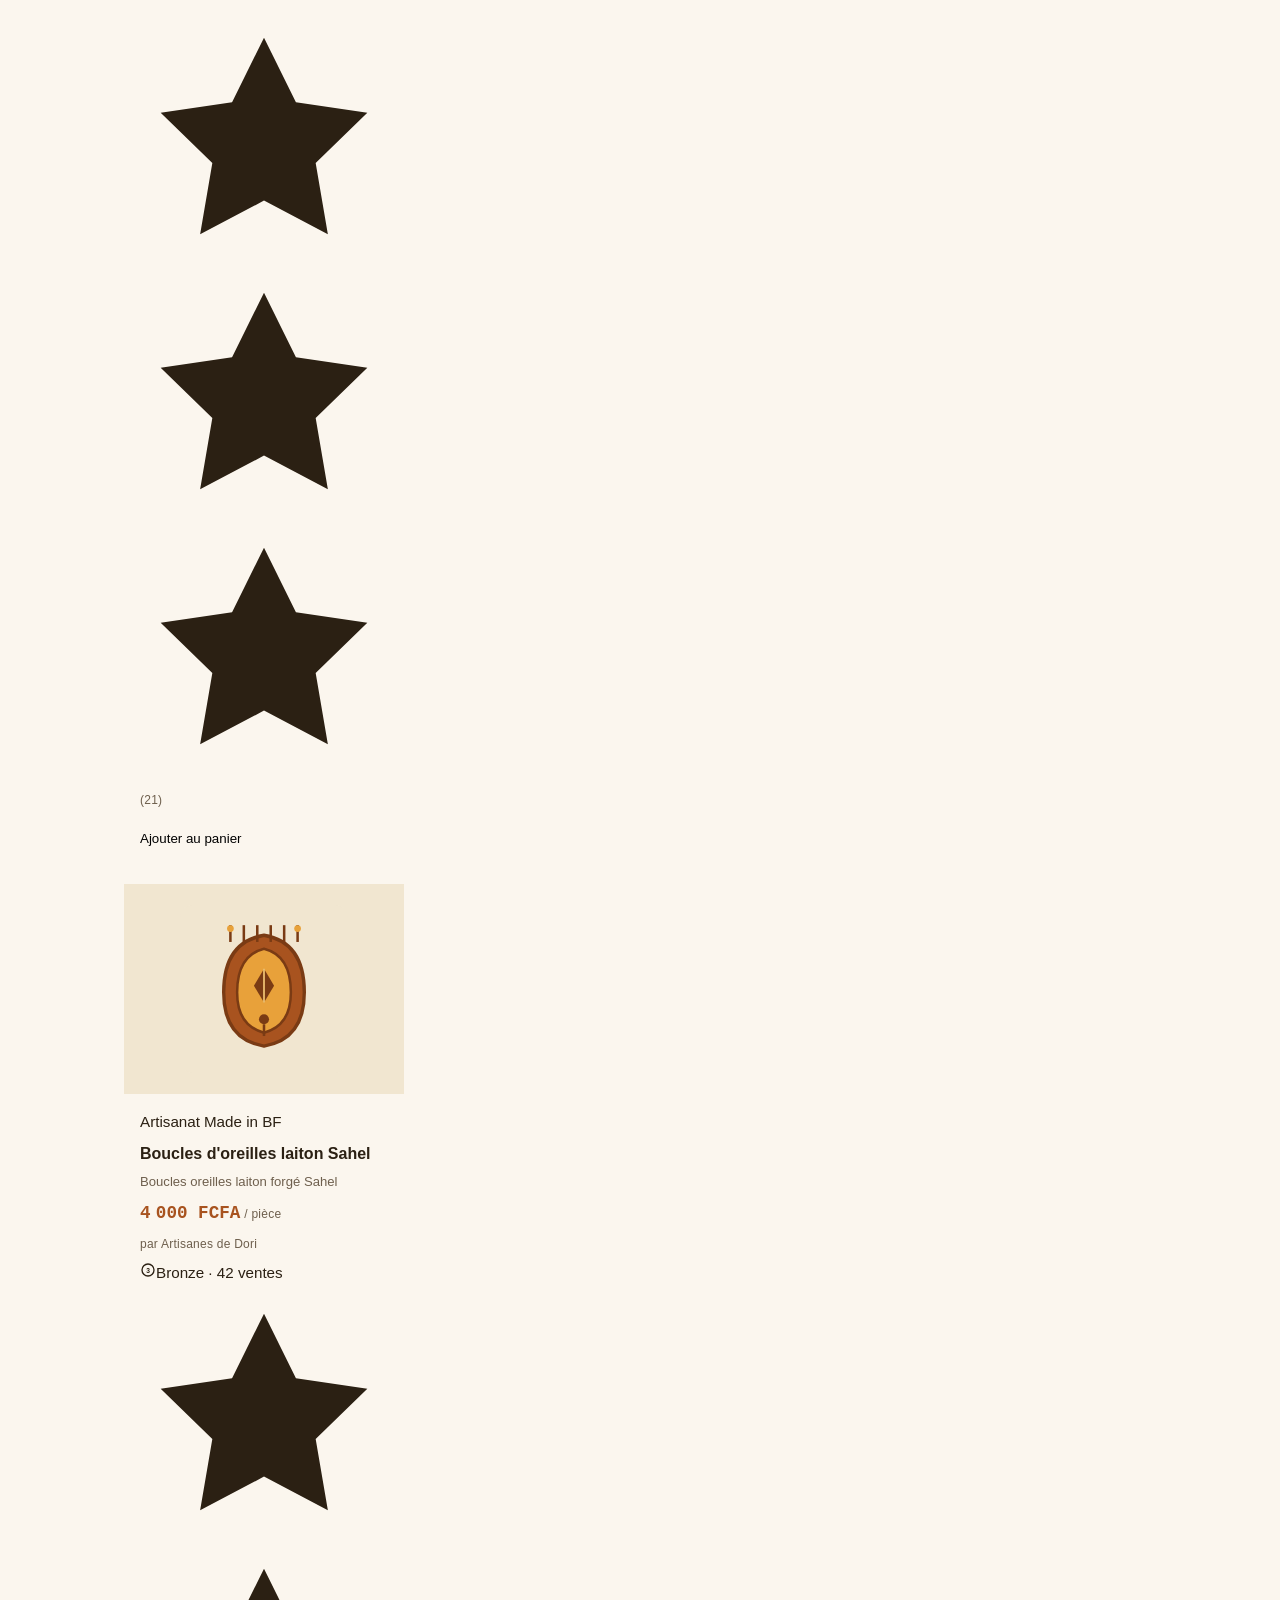
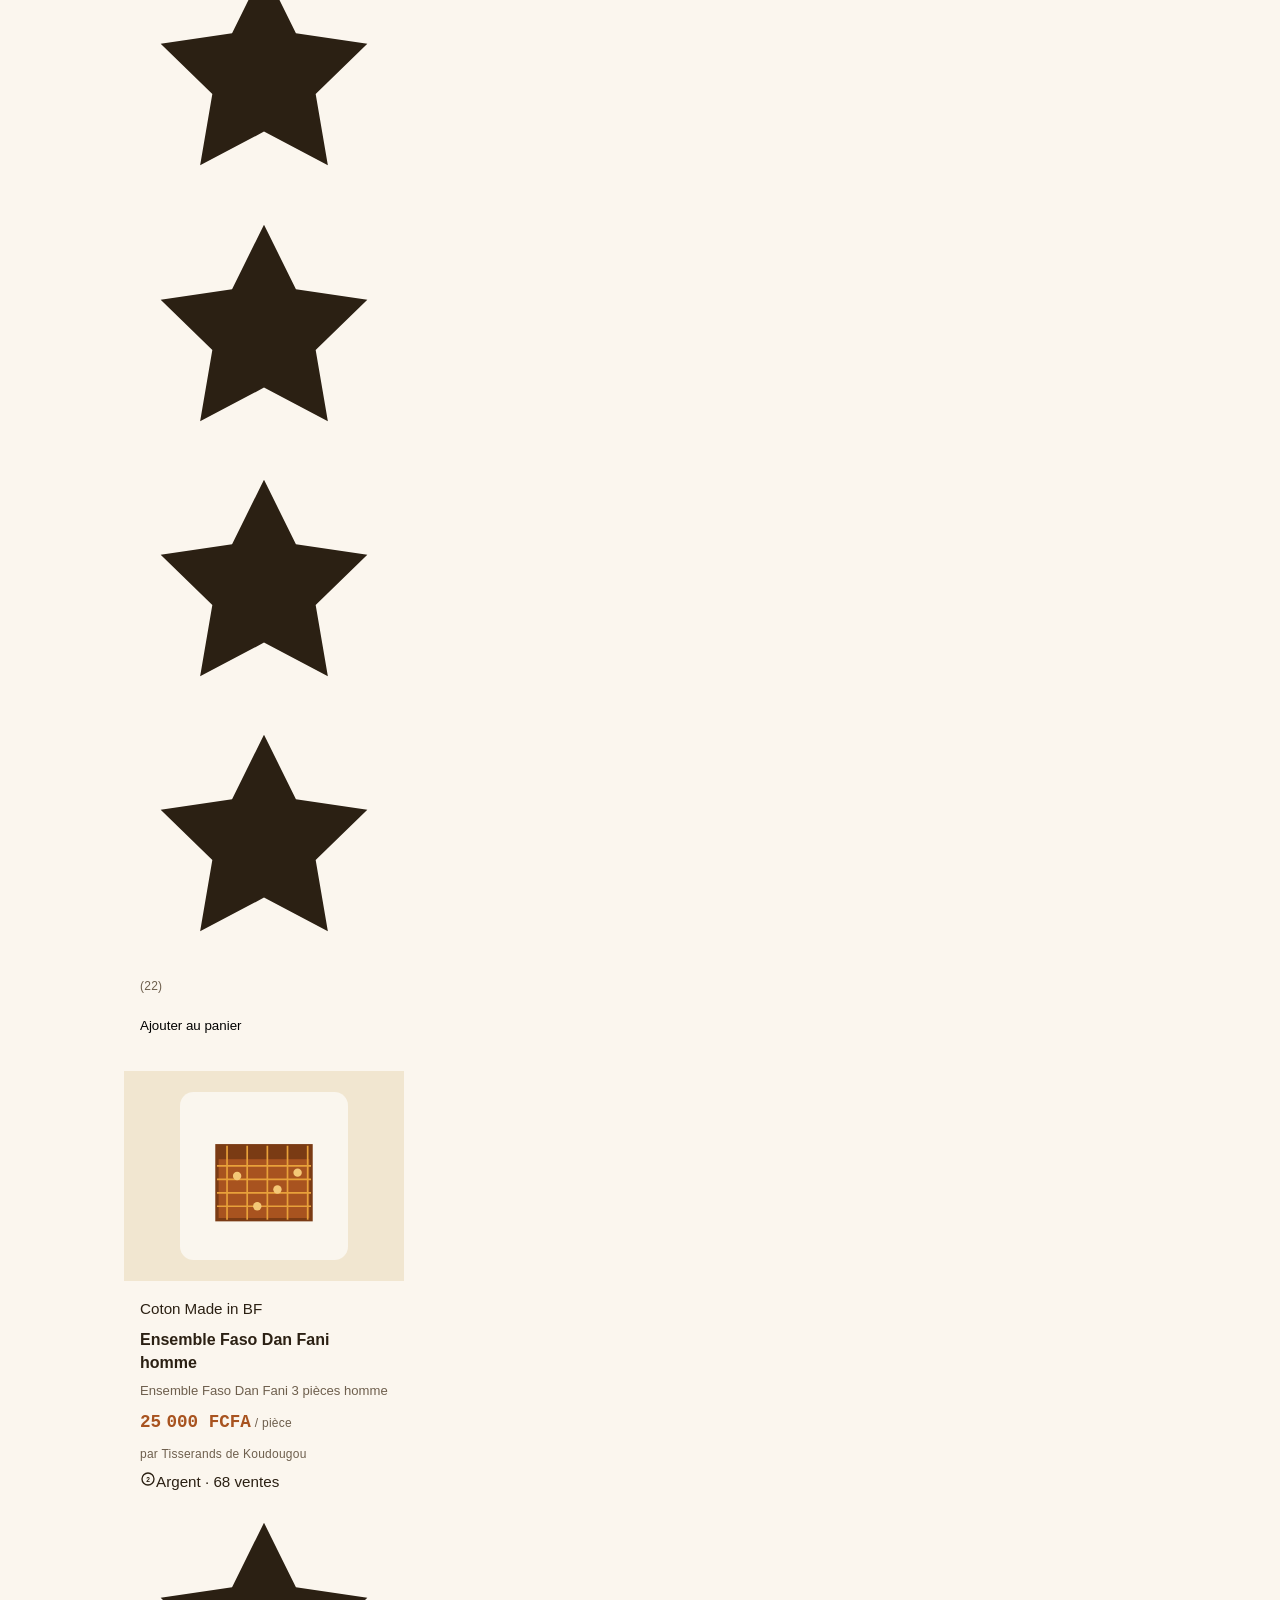
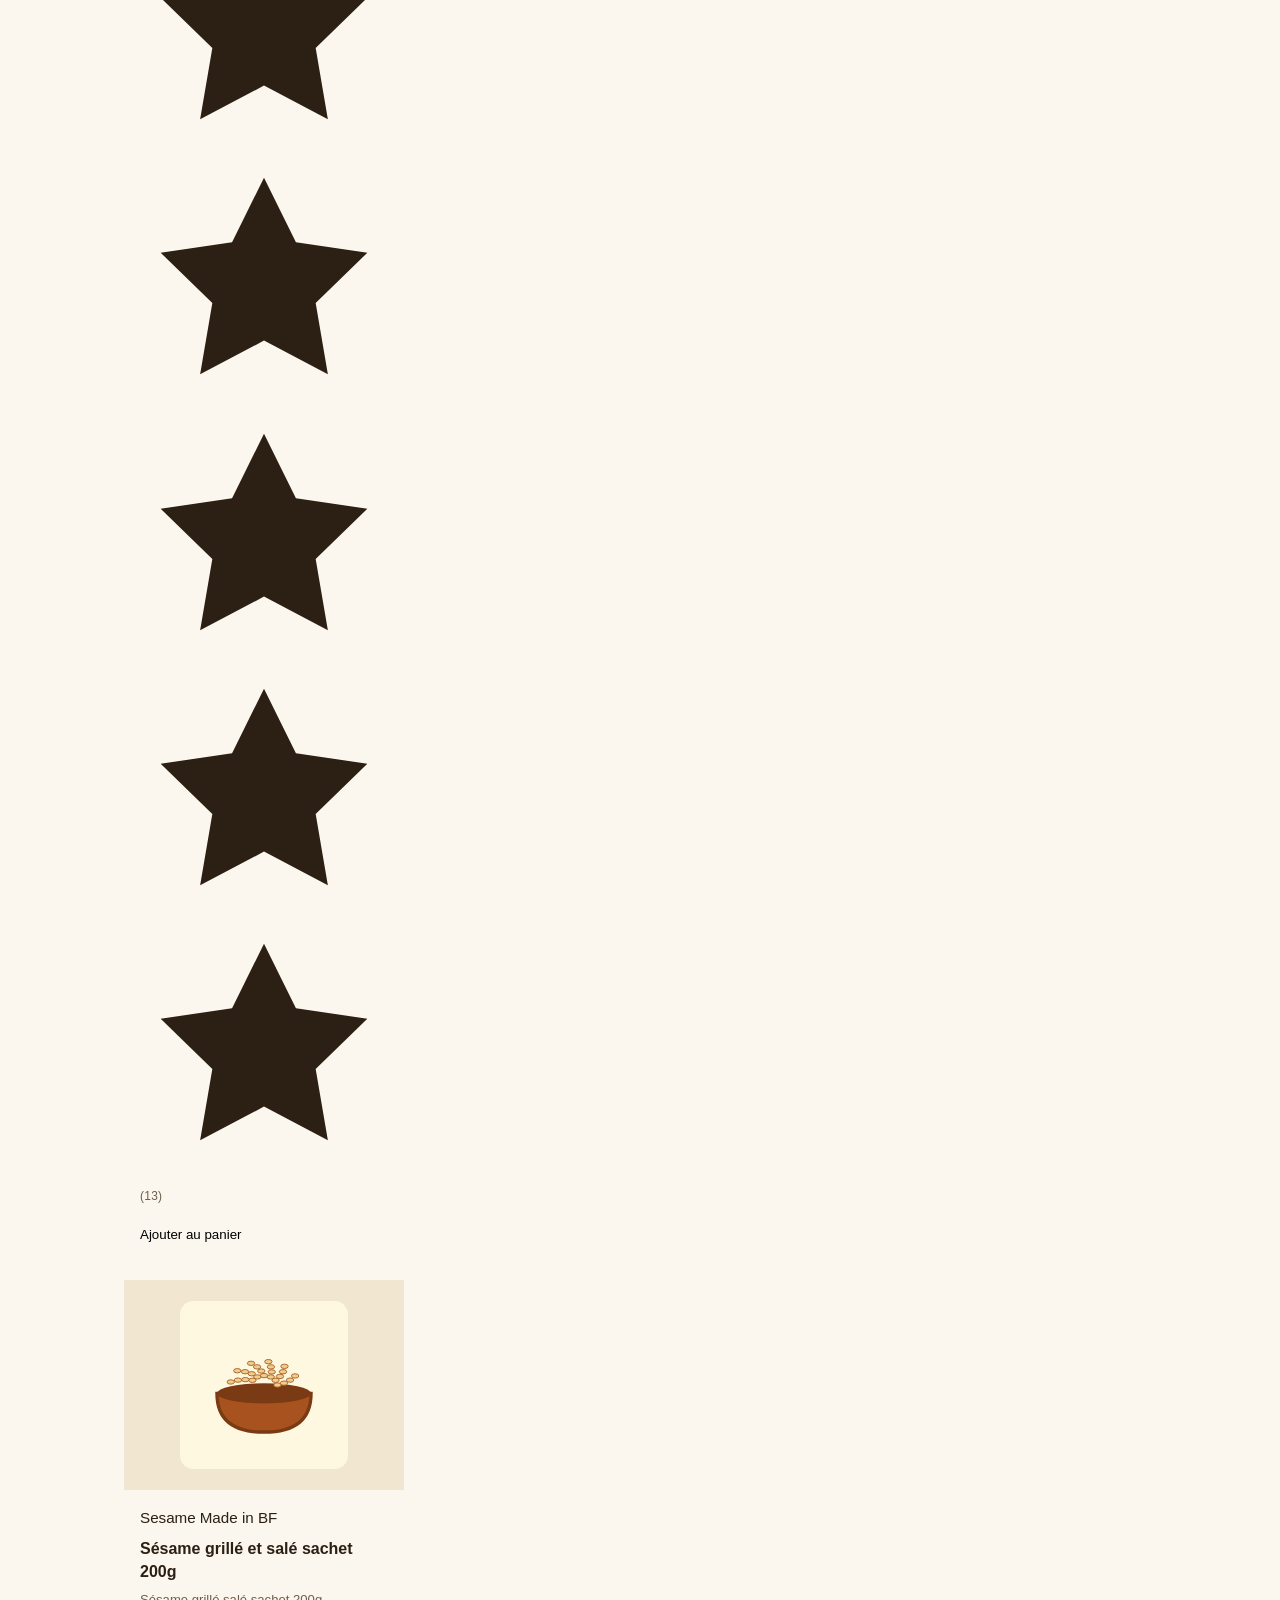
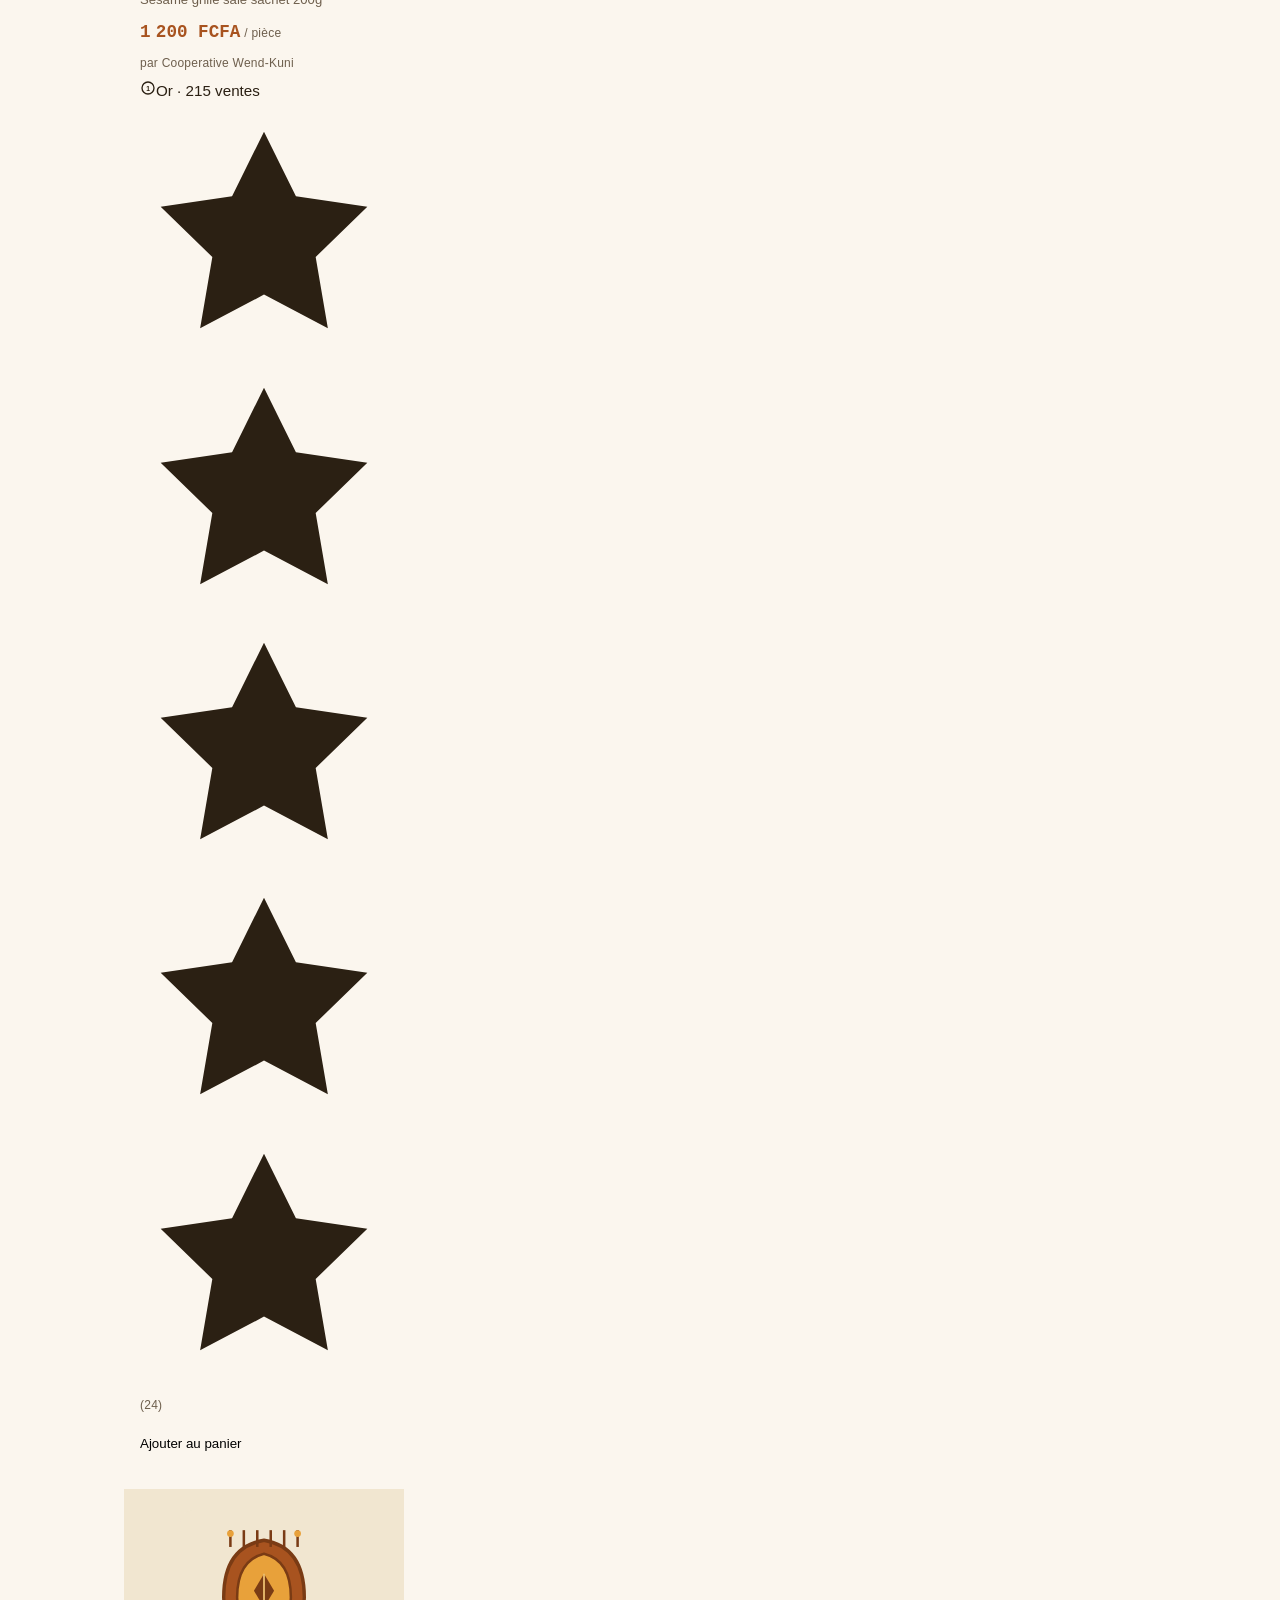
<file: produits.html>
<!DOCTYPE html>
<html lang="fr">
<head>
  <meta charset="UTF-8">
  <meta name="viewport" content="width=device-width, initial-scale=1.0">
  <title>Catalogue Produits - Achetons Burkinabe</title>
  <meta name="description" content="Catalogue complet des produits du Burkina Faso. Karite, sesame, miel, coton, artisanat. Recherche, filtres et tri.">
  <link rel="stylesheet" href="css/style.css">
  <link rel="stylesheet" href="css/typography.css">
  <link rel="stylesheet" href="css/components.css">
  <link rel="stylesheet" href="css/icons.css">
  <link rel="stylesheet" href="css/design-system.css">
  <link rel="stylesheet" href="css/animations.css">
  <link rel="stylesheet" href="css/dark-mode.css">
  <link rel="stylesheet" href="css/responsive.css">
  <link rel="stylesheet" href="css/home.css">
  <link rel="icon" type="image/svg+xml" href="images/logo/favicon.svg">
  <style>
    /* Refonte L7a - layout catalogue produits */
    .catalog-hero {
      background: linear-gradient(135deg, var(--terre) 0%, var(--terre-fonce) 70%, #5a2a0e 100%);
      color: #fff;
      padding: var(--sp-xxl) 0 var(--sp-xl);
      position: relative;
      overflow: hidden;
    }
    .catalog-hero::before {
      content: '';
      position: absolute;
      inset: 0;
      background:
        radial-gradient(circle at 18% 28%, rgba(232, 161, 58, 0.28) 0%, transparent 55%),
        radial-gradient(circle at 82% 70%, rgba(244, 200, 119, 0.18) 0%, transparent 55%);
      pointer-events: none;
    }
    .catalog-hero .container { position: relative; z-index: 1; }
    .catalog-hero .eyebrow { color: var(--miel-clair); }
    .catalog-hero h1 { color: #fff; margin: 0 0 var(--sp-sm); font-size: 2.2rem; }
    .catalog-hero p { color: rgba(255,255,255,0.9); max-width: 640px; margin: 0; }

    .catalog-layout {
      display: grid;
      grid-template-columns: 1fr;
      gap: var(--sp-xl);
      padding: var(--sp-xl) 0;
      align-items: start;
    }
    @media (min-width: 1024px) {
      .catalog-layout { grid-template-columns: 280px minmax(0, 1fr); }
    }

    .filters-sidebar {
      background: var(--surface-1);
      border-radius: var(--radius-lg);
      border: 1px solid var(--border-subtle);
      box-shadow: var(--shadow-sm);
      position: sticky;
      top: calc(var(--header-h) + var(--sp-md));
      max-height: calc(100vh - var(--header-h) - var(--sp-xl));
      overflow-y: auto;
    }
    @media (max-width: 1023px) {
      .filters-sidebar {
        position: fixed;
        top: 0;
        left: 0;
        bottom: 0;
        width: 88%;
        max-width: 360px;
        z-index: 1000;
        border-radius: 0;
        max-height: 100vh;
        transform: translateX(-100%);
        transition: transform var(--transition-base);
        overflow-y: auto;
      }
      .filters-sidebar.open { transform: translateX(0); box-shadow: var(--shadow-xl); }
      .filters-overlay {
        display: none;
        position: fixed;
        inset: 0;
        background: rgba(0,0,0,0.5);
        z-index: 999;
      }
      .filters-overlay.open { display: block; }
    }

    .filters-header {
      display: flex;
      align-items: center;
      justify-content: space-between;
      padding: var(--sp-md) var(--sp-lg);
      border-bottom: 1px solid var(--border-subtle);
      position: sticky;
      top: 0;
      background: var(--surface-1);
      z-index: 1;
    }
    .filters-header h2 { margin: 0; font-size: 1.1rem; }
    .filters-close { display: none; background: none; border: none; cursor: pointer; color: var(--texte-doux); font-size: 1.4rem; line-height: 1; }
    @media (max-width: 1023px) { .filters-close { display: block; } }

    .filter-group {
      padding: var(--sp-md) var(--sp-lg);
      border-bottom: 1px solid var(--border-subtle);
    }
    .filter-group:last-child { border-bottom: none; }
    .filter-group-title {
      display: flex;
      align-items: center;
      justify-content: space-between;
      font-size: 0.78rem;
      font-weight: 700;
      text-transform: uppercase;
      letter-spacing: 0.05em;
      color: var(--terre);
      margin: 0 0 var(--sp-sm);
      cursor: pointer;
    }
    .filter-group-title::after {
      content: '−';
      font-size: 1.2rem;
      color: var(--texte-doux);
      line-height: 1;
    }
    .filter-group.collapsed .filter-group-title::after { content: '+'; }
    .filter-group.collapsed .filter-group-body { display: none; }
    .filter-group-body { display: flex; flex-direction: column; gap: 6px; }

    .filter-check {
      display: flex;
      align-items: center;
      gap: 8px;
      font-size: 0.88rem;
      color: var(--texte);
      cursor: pointer;
      padding: 4px 0;
    }
    .filter-check input { accent-color: var(--terre); width: 16px; height: 16px; }
    .filter-check .count {
      margin-left: auto;
      font-size: 0.72rem;
      color: var(--texte-doux);
      background: var(--surface-3);
      padding: 1px 8px;
      border-radius: var(--radius-pill);
    }

    .filter-radio { display: flex; align-items: center; gap: 8px; font-size: 0.88rem; cursor: pointer; padding: 4px 0; }
    .filter-radio input { accent-color: var(--terre); }

    .price-range-row {
      display: grid;
      grid-template-columns: 1fr 1fr;
      gap: var(--sp-sm);
      margin-top: 6px;
    }
    .price-range-row .input-modern { padding: 8px 10px; font-size: 0.85rem; }
    .price-range-row label {
      font-size: 0.7rem;
      color: var(--texte-doux);
      text-transform: uppercase;
      letter-spacing: 0.04em;
      margin-bottom: 2px;
      display: block;
    }

    .filter-reset-btn {
      width: 100%;
      margin-top: var(--sp-sm);
      padding: 8px;
      background: var(--surface-3);
      border: 1px solid var(--border-subtle);
      border-radius: var(--radius-md);
      color: var(--texte);
      font-size: 0.85rem;
      font-weight: 600;
      cursor: pointer;
      transition: all var(--transition-fast);
    }
    .filter-reset-btn:hover { background: var(--surface-2); border-color: var(--terre); color: var(--terre); }

    .catalog-toolbar {
      display: flex;
      align-items: center;
      gap: var(--sp-md);
      margin-bottom: var(--sp-lg);
      flex-wrap: wrap;
    }
    .catalog-toolbar .toolbar-count {
      flex: 1;
      font-size: 0.9rem;
      color: var(--texte-doux);
    }
    .catalog-toolbar .toolbar-count strong { color: var(--texte); font-weight: 700; }

    .toolbar-sort {
      display: flex;
      align-items: center;
      gap: 6px;
    }
    .toolbar-sort label { font-size: 0.8rem; color: var(--texte-doux); }
    .toolbar-sort select {
      padding: 8px 12px;
      border: 1.5px solid var(--ligne);
      border-radius: var(--radius-md);
      background: var(--surface-1);
      color: var(--texte);
      font-size: 0.85rem;
      cursor: pointer;
    }

    .view-toggle {
      display: flex;
      border: 1.5px solid var(--ligne);
      border-radius: var(--radius-md);
      overflow: hidden;
    }
    .view-toggle button {
      padding: 8px 12px;
      background: var(--surface-1);
      border: none;
      cursor: pointer;
      color: var(--texte-doux);
      display: flex;
      align-items: center;
      gap: 4px;
    }
    .view-toggle button.active {
      background: var(--terre);
      color: #fff;
    }

    .filters-mobile-toggle {
      display: none;
      padding: 10px 16px;
      background: var(--terre);
      color: #fff;
      border: none;
      border-radius: var(--radius-md);
      font-weight: 600;
      font-size: 0.9rem;
      cursor: pointer;
      align-items: center;
      gap: 8px;
    }
    @media (max-width: 1023px) {
      .filters-mobile-toggle { display: inline-flex; }
    }

    .products-grid.list-mode {
      grid-template-columns: 1fr;
    }

    .catalog-pagination {
      display: flex;
      align-items: center;
      justify-content: center;
      gap: 4px;
      margin-top: var(--sp-xl);
      flex-wrap: wrap;
    }
    .catalog-pagination button {
      min-width: 38px;
      height: 38px;
      padding: 0 10px;
      border: 1.5px solid var(--border-subtle);
      background: var(--surface-1);
      color: var(--texte);
      border-radius: var(--radius-md);
      cursor: pointer;
      font-weight: 600;
      font-size: 0.85rem;
      transition: all var(--transition-fast);
    }
    .catalog-pagination button:hover:not(:disabled) {
      border-color: var(--terre);
      color: var(--terre);
    }
    .catalog-pagination button.active {
      background: var(--gradient-terre);
      color: #fff;
      border-color: transparent;
      box-shadow: var(--shadow-terre);
    }
    .catalog-pagination button:disabled {
      opacity: 0.4;
      cursor: not-allowed;
    }
    .catalog-pagination .page-ellipsis {
      padding: 0 6px;
      color: var(--texte-doux);
    }

    .empty-state-catalog {
      grid-column: 1 / -1;
      text-align: center;
      padding: var(--sp-xxl) var(--sp-lg);
      color: var(--texte-doux);
    }
    .empty-state-catalog svg { width: 64px; height: 64px; opacity: 0.4; margin-bottom: var(--sp-md); }
  </style>
</head>
<body>
  <a href="#main" class="skip-link">Aller au contenu</a>

  <main id="main">
    <!-- Header section -->
    <section class="catalog-hero">
      <div class="container">
        <p class="eyebrow">Catalogue</p>
        <h1>Tous nos produits</h1>
        <p>Karite, sesame, miel, coton et artisanat. Filtrez par categorie, certification, region et niveau de confiance pour trouver exactement ce que vous cherchez.</p>
      </div>
    </section>

    <div class="container">
      <div class="catalog-layout">
        <!-- ============ SIDEBAR FILTRES ============ -->
        <aside class="filters-sidebar" id="filters-sidebar" aria-label="Filtres catalogue">
          <div class="filters-header">
            <h2>Filtres</h2>
            <button class="filters-close" id="filters-close" aria-label="Fermer les filtres">×</button>
          </div>

          <!-- Recherche textuelle -->
          <div class="filter-group">
            <div class="filter-group-title">Recherche</div>
            <div class="filter-group-body">
              <input type="text" id="filter-search" class="input-modern" placeholder="karite, miel, bazin..." aria-label="Rechercher">
            </div>
          </div>

          <!-- Categories -->
          <div class="filter-group" data-group="categories">
            <div class="filter-group-title">Categories</div>
            <div class="filter-group-body" id="filter-categories"></div>
          </div>

          <!-- Certifications -->
          <div class="filter-group" data-group="certs">
            <div class="filter-group-title">Certifications</div>
            <div class="filter-group-body" id="filter-certs">
              <label class="filter-check"><input type="checkbox" data-cert="BioSPG"> BioSPG <span class="count" id="cert-count-BioSPG">0</span></label>
              <label class="filter-check"><input type="checkbox" data-cert="ABNORM"> ABNORM <span class="count" id="cert-count-ABNORM">0</span></label>
              <label class="filter-check"><input type="checkbox" data-cert="Made_in_BF"> Made in BF <span class="count" id="cert-count-Made_in_BF">0</span></label>
            </div>
          </div>

          <!-- Trust vendeur -->
          <div class="filter-group" data-group="trust">
            <div class="filter-group-title">Confiance vendeur</div>
            <div class="filter-group-body" id="filter-trust">
              <label class="filter-check"><input type="checkbox" data-trust="bronze"> Bronze <span class="count" id="trust-count-bronze">0</span></label>
              <label class="filter-check"><input type="checkbox" data-trust="argent"> Argent <span class="count" id="trust-count-argent">0</span></label>
              <label class="filter-check"><input type="checkbox" data-trust="or"> Or <span class="count" id="trust-count-or">0</span></label>
            </div>
          </div>

          <!-- Regions (multi-select via checkboxes scrollable) -->
          <div class="filter-group" data-group="regions">
            <div class="filter-group-title">Regions</div>
            <div class="filter-group-body" id="filter-regions" style="max-height:180px;overflow-y:auto;"></div>
          </div>

          <!-- Fourchette prix -->
          <div class="filter-group" data-group="price">
            <div class="filter-group-title">Fourchette de prix (FCFA)</div>
            <div class="filter-group-body">
              <div class="price-range-row">
                <div>
                  <label for="price-min">Min</label>
                  <input type="number" id="price-min" class="input-modern" placeholder="0" min="0" step="100">
                </div>
                <div>
                  <label for="price-max">Max</label>
                  <input type="number" id="price-max" class="input-modern" placeholder="50000" min="0" step="100">
                </div>
              </div>
              <button class="filter-reset-btn" id="apply-price" type="button">Appliquer</button>
            </div>
          </div>

          <!-- Reset -->
          <div class="filter-group">
            <button class="filter-reset-btn" id="reset-filters" type="button">Reinitialiser les filtres</button>
          </div>
        </aside>
        <div class="filters-overlay" id="filters-overlay"></div>

        <!-- ============ MAIN CONTENT ============ -->
        <div class="catalog-main">
          <!-- Toolbar -->
          <div class="catalog-toolbar">
            <button class="filters-mobile-toggle" id="filters-open" type="button">
              <svg class="icon-sm" viewBox="0 0 24 24" fill="none" stroke="currentColor" stroke-width="2" stroke-linecap="round" stroke-linejoin="round"><line x1="4" y1="6" x2="20" y2="6"/><line x1="4" y1="12" x2="14" y2="12"/><line x1="4" y1="18" x2="10" y2="18"/></svg>
              Filtres
            </button>
            <p class="toolbar-count" id="results-count">Chargement...</p>
            <div class="toolbar-sort">
              <label for="sort-select">Trier :</label>
              <select id="sort-select">
                <option value="plus_recent">Plus recents</option>
                <option value="prix_asc">Prix croissant</option>
                <option value="prix_desc">Prix decroissant</option>
                <option value="meilleures_avis">Mieux notes</option>
                <option value="populaire">Populaires</option>
              </select>
            </div>
            <div class="view-toggle" role="group" aria-label="Mode d'affichage">
              <button id="view-grid" class="active" type="button" title="Grille" aria-label="Vue grille">
                <svg class="icon-sm" viewBox="0 0 24 24" fill="none" stroke="currentColor" stroke-width="2" stroke-linecap="round" stroke-linejoin="round"><rect x="3" y="3" width="7" height="7"/><rect x="14" y="3" width="7" height="7"/><rect x="14" y="14" width="7" height="7"/><rect x="3" y="14" width="7" height="7"/></svg>
              </button>
              <button id="view-list" type="button" title="Liste" aria-label="Vue liste">
                <svg class="icon-sm" viewBox="0 0 24 24" fill="none" stroke="currentColor" stroke-width="2" stroke-linecap="round" stroke-linejoin="round"><line x1="8" y1="6" x2="21" y2="6"/><line x1="8" y1="12" x2="21" y2="12"/><line x1="8" y1="18" x2="21" y2="18"/><line x1="3" y1="6" x2="3.01" y2="6"/><line x1="3" y1="12" x2="3.01" y2="12"/><line x1="3" y1="18" x2="3.01" y2="18"/></svg>
              </button>
            </div>
          </div>

          <!-- Grille produits -->
          <div class="products-grid" id="products-grid">
            <div class="empty-state-catalog">
              <div class="spinner spinner-lg" style="margin:0 auto var(--sp-md);"></div>
              <p>Chargement des produits...</p>
            </div>
          </div>

          <!-- Pagination -->
          <nav class="catalog-pagination" id="catalog-pagination" aria-label="Pagination"></nav>
        </div>
      </div>
    </div>
  </main>

  <script src="js/utils.js"></script>
  <script src="js/storage.js"></script>
  <script src="js/embedded-data.js"></script>
  <script src="js/data-seed.js"></script>
  <script src="js/auth.js"></script>
  <script src="js/ui-components.js"></script>
  <script src="js/cart.js"></script>
  <script src="js/search.js"></script>
  <script src="js/products.js"></script>
  <script src="js/traceability.js"></script>
  <script src="js/router.js"></script>
  <script src="js/app.js"></script>
  <script>
    const PAGE_SIZE = 12;
    const state = {
      query: '',
      categories: [],   // multi-select
      certs: [],        // multi-select
      trust: [],        // multi-select
      regions: [],      // multi-select
      priceMin: null,
      priceMax: null,
      sort: 'plus_recent',
      view: 'grid',     // 'grid' | 'list'
      page: 1
    };

    document.addEventListener('app:ready', () => {
      // Pre-remplir depuis URL
      hydrateFromURL();

      // Render filtres categories / regions / counts
      renderCategoryFilters();
      renderRegionFilters();
      computeFilterCounts();

      // Wire events
      wireFilters();
      wireToolbar();
      wireMobileFilters();
      wireGroupCollapse();

      // Applique l'etat aux inputs
      syncInputsFromState();

      // Render
      renderProducts();
    });

    /* ============ URL sync ============ */
    function hydrateFromURL() {
      const params = new URLSearchParams(window.location.search);
      state.query = params.get('q') || '';
      if (params.get('category')) state.categories = params.get('category').split(',').filter(Boolean);
      if (params.get('certs')) state.certs = params.get('certs').split(',').filter(Boolean);
      if (params.get('trust')) state.trust = params.get('trust').split(',').filter(Boolean);
      if (params.get('regions')) state.regions = params.get('regions').split(',').filter(Boolean);
      if (params.get('min')) state.priceMin = parseInt(params.get('min'), 10) || null;
      if (params.get('max')) state.priceMax = parseInt(params.get('max'), 10) || null;
      if (params.get('sort')) state.sort = params.get('sort');
      if (params.get('view')) state.view = params.get('view') === 'list' ? 'list' : 'grid';
      if (params.get('page')) state.page = Math.max(1, parseInt(params.get('page'), 10) || 1);
    }

    function syncURLFromState() {
      const params = new URLSearchParams();
      if (state.query) params.set('q', state.query);
      if (state.categories.length) params.set('category', state.categories.join(','));
      if (state.certs.length) params.set('certs', state.certs.join(','));
      if (state.trust.length) params.set('trust', state.trust.join(','));
      if (state.regions.length) params.set('regions', state.regions.join(','));
      if (state.priceMin != null) params.set('min', String(state.priceMin));
      if (state.priceMax != null) params.set('max', String(state.priceMax));
      if (state.sort !== 'plus_recent') params.set('sort', state.sort);
      if (state.view === 'list') params.set('view', 'list');
      if (state.page > 1) params.set('page', String(state.page));
      const qs = params.toString();
      const newURL = window.location.pathname + (qs ? '?' + qs : '');
      window.history.replaceState({}, '', newURL);
    }

    function syncInputsFromState() {
      document.getElementById('filter-search').value = state.query;
      document.getElementById('sort-select').value = state.sort;
      document.getElementById('price-min').value = state.priceMin != null ? state.priceMin : '';
      document.getElementById('price-max').value = state.priceMax != null ? state.priceMax : '';
      // checkboxes
      document.querySelectorAll('[data-cert]').forEach(c => { c.checked = state.certs.includes(c.dataset.cert); });
      document.querySelectorAll('[data-trust]').forEach(c => { c.checked = state.trust.includes(c.dataset.trust); });
      document.querySelectorAll('[data-category]').forEach(c => { c.checked = state.categories.includes(c.dataset.category); });
      document.querySelectorAll('[data-region]').forEach(c => { c.checked = state.regions.includes(c.dataset.region); });
      // view toggle
      document.getElementById('view-grid').classList.toggle('active', state.view === 'grid');
      document.getElementById('view-list').classList.toggle('active', state.view === 'list');
    }

    /* ============ Filtres rendering ============ */
    function renderCategoryFilters() {
      const container = document.getElementById('filter-categories');
      const counts = countByCategory();
      container.innerHTML = Data.categories.map(c => `
        <label class="filter-check">
          <input type="checkbox" data-category="${Utils.escapeHtml(c.nom)}">
          ${Utils.escapeHtml(c.nom)}
          <span class="count">${counts[c.nom] || 0}</span>
        </label>
      `).join('');
    }

    function renderRegionFilters() {
      const container = document.getElementById('filter-regions');
      const counts = countByRegion();
      container.innerHTML = Data.regions.map(r => `
        <label class="filter-check">
          <input type="checkbox" data-region="${Utils.escapeHtml(r.nom)}">
          ${Utils.escapeHtml(r.nom)}
          <span class="count">${counts[r.nom] || 0}</span>
        </label>
      `).join('');
    }

    function countByCategory() {
      const m = {};
      Data.products.forEach(p => { m[p.categorie] = (m[p.categorie] || 0) + 1; });
      return m;
    }
    function countByRegion() {
      const m = {};
      Data.products.forEach(p => {
        const r = p.region;
        if (r) m[r] = (m[r] || 0) + 1;
      });
      return m;
    }
    function countByCert() {
      const m = { BioSPG: 0, ABNORM: 0, Made_in_BF: 0 };
      Data.products.forEach(p => {
        (p.certification || []).forEach(c => { if (m[c] != null) m[c]++; });
      });
      return m;
    }
    function countByTrust() {
      const m = { bronze: 0, argent: 0, or: 0 };
      Data.products.forEach(p => {
        const s = Data.getSeller(p.vendeur_id);
        if (s && s.trust_level && m[s.trust_level] != null) m[s.trust_level]++;
      });
      return m;
    }
    function computeFilterCounts() {
      const cc = countByCert();
      Object.keys(cc).forEach(k => { const el = document.getElementById('cert-count-' + k); if (el) el.textContent = cc[k]; });
      const tt = countByTrust();
      Object.keys(tt).forEach(k => { const el = document.getElementById('trust-count-' + k); if (el) el.textContent = tt[k]; });
    }

    /* ============ Wiring ============ */
    function wireFilters() {
      // Recherche (debounce)
      const searchInput = document.getElementById('filter-search');
      const debouncedSearch = Utils.debounce(() => {
        state.query = searchInput.value.trim();
        state.page = 1;
        renderProducts();
      }, 300);
      searchInput.addEventListener('input', debouncedSearch);

      // Categories
      document.getElementById('filter-categories').addEventListener('change', (e) => {
        const cb = e.target.closest('[data-category]');
        if (!cb) return;
        const c = cb.dataset.category;
        if (cb.checked) { if (!state.categories.includes(c)) state.categories.push(c); }
        else { state.categories = state.categories.filter(x => x !== c); }
        state.page = 1;
        renderProducts();
      });

      // Certs
      document.getElementById('filter-certs').addEventListener('change', (e) => {
        const cb = e.target.closest('[data-cert]');
        if (!cb) return;
        const c = cb.dataset.cert;
        if (cb.checked) { if (!state.certs.includes(c)) state.certs.push(c); }
        else { state.certs = state.certs.filter(x => x !== c); }
        state.page = 1;
        renderProducts();
      });

      // Trust
      document.getElementById('filter-trust').addEventListener('change', (e) => {
        const cb = e.target.closest('[data-trust]');
        if (!cb) return;
        const t = cb.dataset.trust;
        if (cb.checked) { if (!state.trust.includes(t)) state.trust.push(t); }
        else { state.trust = state.trust.filter(x => x !== t); }
        state.page = 1;
        renderProducts();
      });

      // Regions
      document.getElementById('filter-regions').addEventListener('change', (e) => {
        const cb = e.target.closest('[data-region]');
        if (!cb) return;
        const r = cb.dataset.region;
        if (cb.checked) { if (!state.regions.includes(r)) state.regions.push(r); }
        else { state.regions = state.regions.filter(x => x !== r); }
        state.page = 1;
        renderProducts();
      });

      // Price
      document.getElementById('apply-price').addEventListener('click', () => {
        const min = document.getElementById('price-min').value.trim();
        const max = document.getElementById('price-max').value.trim();
        state.priceMin = min ? parseInt(min, 10) : null;
        state.priceMax = max ? parseInt(max, 10) : null;
        state.page = 1;
        renderProducts();
      });

      // Reset
      document.getElementById('reset-filters').addEventListener('click', () => {
        state.query = '';
        state.categories = [];
        state.certs = [];
        state.trust = [];
        state.regions = [];
        state.priceMin = null;
        state.priceMax = null;
        state.sort = 'plus_recent';
        state.page = 1;
        syncInputsFromState();
        renderProducts();
      });
    }

    function wireToolbar() {
      // Sort
      document.getElementById('sort-select').addEventListener('change', (e) => {
        state.sort = e.target.value;
        renderProducts();
      });

      // View toggle
      document.getElementById('view-grid').addEventListener('click', () => {
        state.view = 'grid';
        document.getElementById('view-grid').classList.add('active');
        document.getElementById('view-list').classList.remove('active');
        applyViewMode();
        syncURLFromState();
      });
      document.getElementById('view-list').addEventListener('click', () => {
        state.view = 'list';
        document.getElementById('view-list').classList.add('active');
        document.getElementById('view-grid').classList.remove('active');
        applyViewMode();
        syncURLFromState();
      });
    }

    function applyViewMode() {
      const grid = document.getElementById('products-grid');
      grid.classList.toggle('list-mode', state.view === 'list');
    }

    function wireMobileFilters() {
      const sidebar = document.getElementById('filters-sidebar');
      const overlay = document.getElementById('filters-overlay');
      const openBtn = document.getElementById('filters-open');
      const closeBtn = document.getElementById('filters-close');
      if (openBtn) openBtn.addEventListener('click', () => {
        sidebar.classList.add('open');
        overlay.classList.add('open');
      });
      const close = () => {
        sidebar.classList.remove('open');
        overlay.classList.remove('open');
      };
      if (closeBtn) closeBtn.addEventListener('click', close);
      if (overlay) overlay.addEventListener('click', close);
    }

    function wireGroupCollapse() {
      document.querySelectorAll('.filter-group-title').forEach(t => {
        t.addEventListener('click', () => {
          t.closest('.filter-group').classList.toggle('collapsed');
        });
      });
    }

    /* ============ Rendering ============ */
    function applyFilters() {
      let products = state.query
        ? Search.fuzzySearch(state.query)
        : Data.products.slice();

      // Categories (multi)
      if (state.categories.length) {
        products = products.filter(p => state.categories.includes(p.categorie));
      }
      // Certifications (multi)
      if (state.certs.length) {
        products = products.filter(p =>
          state.certs.some(c => (p.certification || []).includes(c))
        );
      }
      // Trust (multi)
      if (state.trust.length) {
        products = products.filter(p => {
          const s = Data.getSeller(p.vendeur_id);
          return s && state.trust.includes(s.trust_level);
        });
      }
      // Regions (multi)
      if (state.regions.length) {
        products = products.filter(p => state.regions.includes(p.region));
      }
      // Price
      if (state.priceMin != null) {
        products = products.filter(p => p.prix >= state.priceMin);
      }
      if (state.priceMax != null) {
        products = products.filter(p => p.prix <= state.priceMax);
      }

      // Sort
      products = Search.sortProducts(products, state.sort);
      return products;
    }

    function renderProducts() {
      applyViewMode();
      const grid = document.getElementById('products-grid');
      const allFiltered = applyFilters();
      const count = allFiltered.length;
      document.getElementById('results-count').innerHTML = `<strong>${count}</strong> produit${count > 1 ? 's' : ''} trouve${count > 1 ? 's' : ''}`;

      // Pagination
      const totalPages = Math.max(1, Math.ceil(count / PAGE_SIZE));
      if (state.page > totalPages) state.page = totalPages;
      const start = (state.page - 1) * PAGE_SIZE;
      const pageItems = allFiltered.slice(start, start + PAGE_SIZE);

      if (!pageItems.length) {
        grid.innerHTML = `
          <div class="empty-state-catalog">
            <svg viewBox="0 0 24 24" fill="none" stroke="currentColor" stroke-width="1.5" stroke-linecap="round" stroke-linejoin="round" style="width:64px;height:64px;opacity:0.4;margin:0 auto var(--sp-md);">
              <circle cx="11" cy="11" r="8"/><line x1="21" y1="21" x2="16.65" y2="16.65"/>
            </svg>
            <h3>Aucun produit ne correspond</h3>
            <p>Essayez un autre terme de recherche ou reinitialisez les filtres.</p>
          </div>
        `;
      } else {
        ProductsView.renderGrid(grid, pageItems);
      }

      renderPagination(totalPages);
      syncURLFromState();

      // Scroll to top on page change if not first render
      // (silently done via user click)
    }

    function renderPagination(totalPages) {
      const container = document.getElementById('catalog-pagination');
      if (totalPages <= 1) { container.innerHTML = ''; return; }

      const buttons = [];
      // Prev
      buttons.push(`<button data-page="${state.page - 1}" ${state.page === 1 ? 'disabled' : ''} aria-label="Page precedente">‹</button>`);

      // Page numbers with ellipsis
      const pages = [];
      const push = (n) => { if (!pages.includes(n)) pages.push(n); };
      push(1);
      if (state.page - 2 > 2) pages.push('...');
      for (let n = Math.max(2, state.page - 1); n <= Math.min(totalPages - 1, state.page + 1); n++) push(n);
      if (state.page + 2 < totalPages - 1) pages.push('...');
      if (totalPages > 1) push(totalPages);

      pages.forEach(p => {
        if (p === '...') buttons.push(`<span class="page-ellipsis">…</span>`);
        else buttons.push(`<button data-page="${p}" class="${p === state.page ? 'active' : ''}" aria-label="Page ${p}" ${p === state.page ? 'aria-current="page"' : ''}>${p}</button>`);
      });

      // Next
      buttons.push(`<button data-page="${state.page + 1}" ${state.page === totalPages ? 'disabled' : ''} aria-label="Page suivante">›</button>`);

      container.innerHTML = buttons.join('');
      container.querySelectorAll('button[data-page]').forEach(btn => {
        btn.addEventListener('click', () => {
          const n = parseInt(btn.dataset.page, 10);
          if (!isNaN(n) && n >= 1 && n <= totalPages && n !== state.page) {
            state.page = n;
            renderProducts();
            // Scroll to top of grid
            const grid = document.getElementById('products-grid');
            if (grid) {
              const rect = grid.getBoundingClientRect();
              const target = rect.top + window.scrollY - 100;
              window.scrollTo({ top: target, behavior: 'smooth' });
            }
          }
        });
      });
    }
  </script>
</body>
</html>
</file>
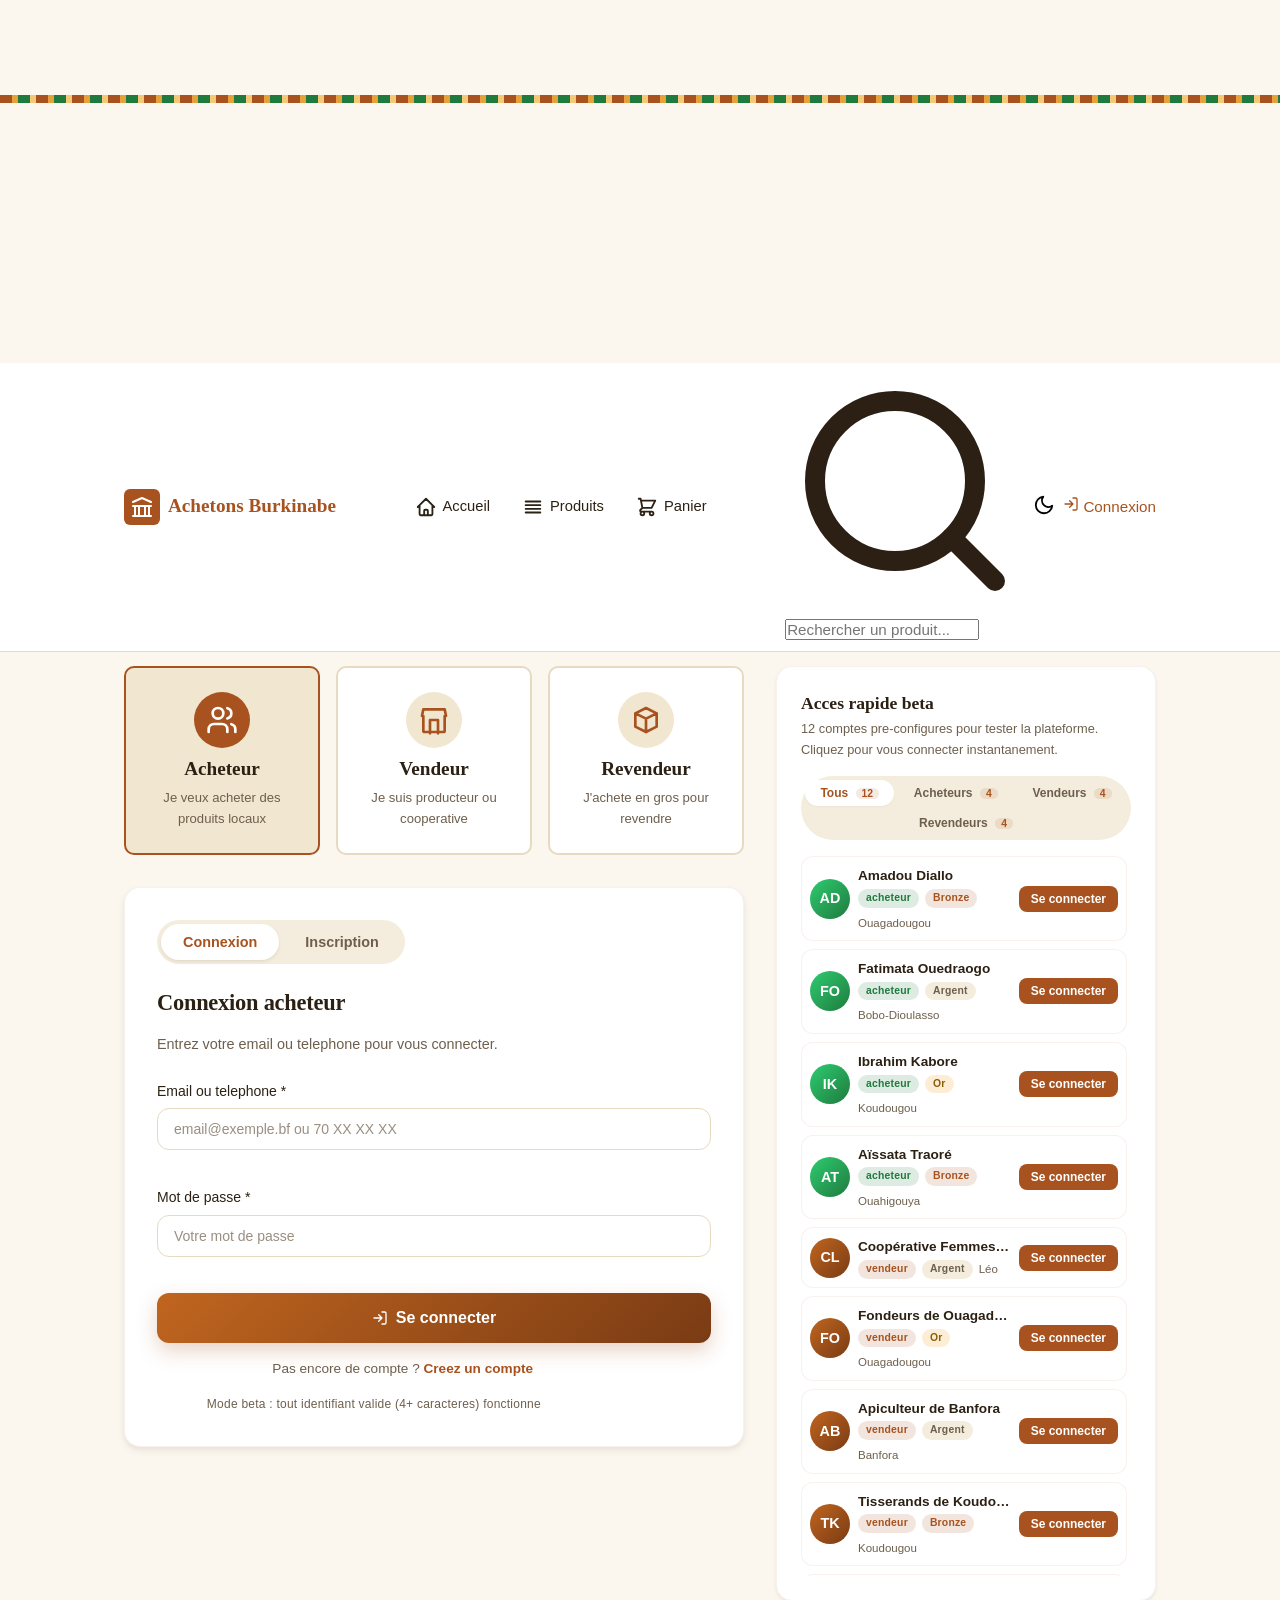
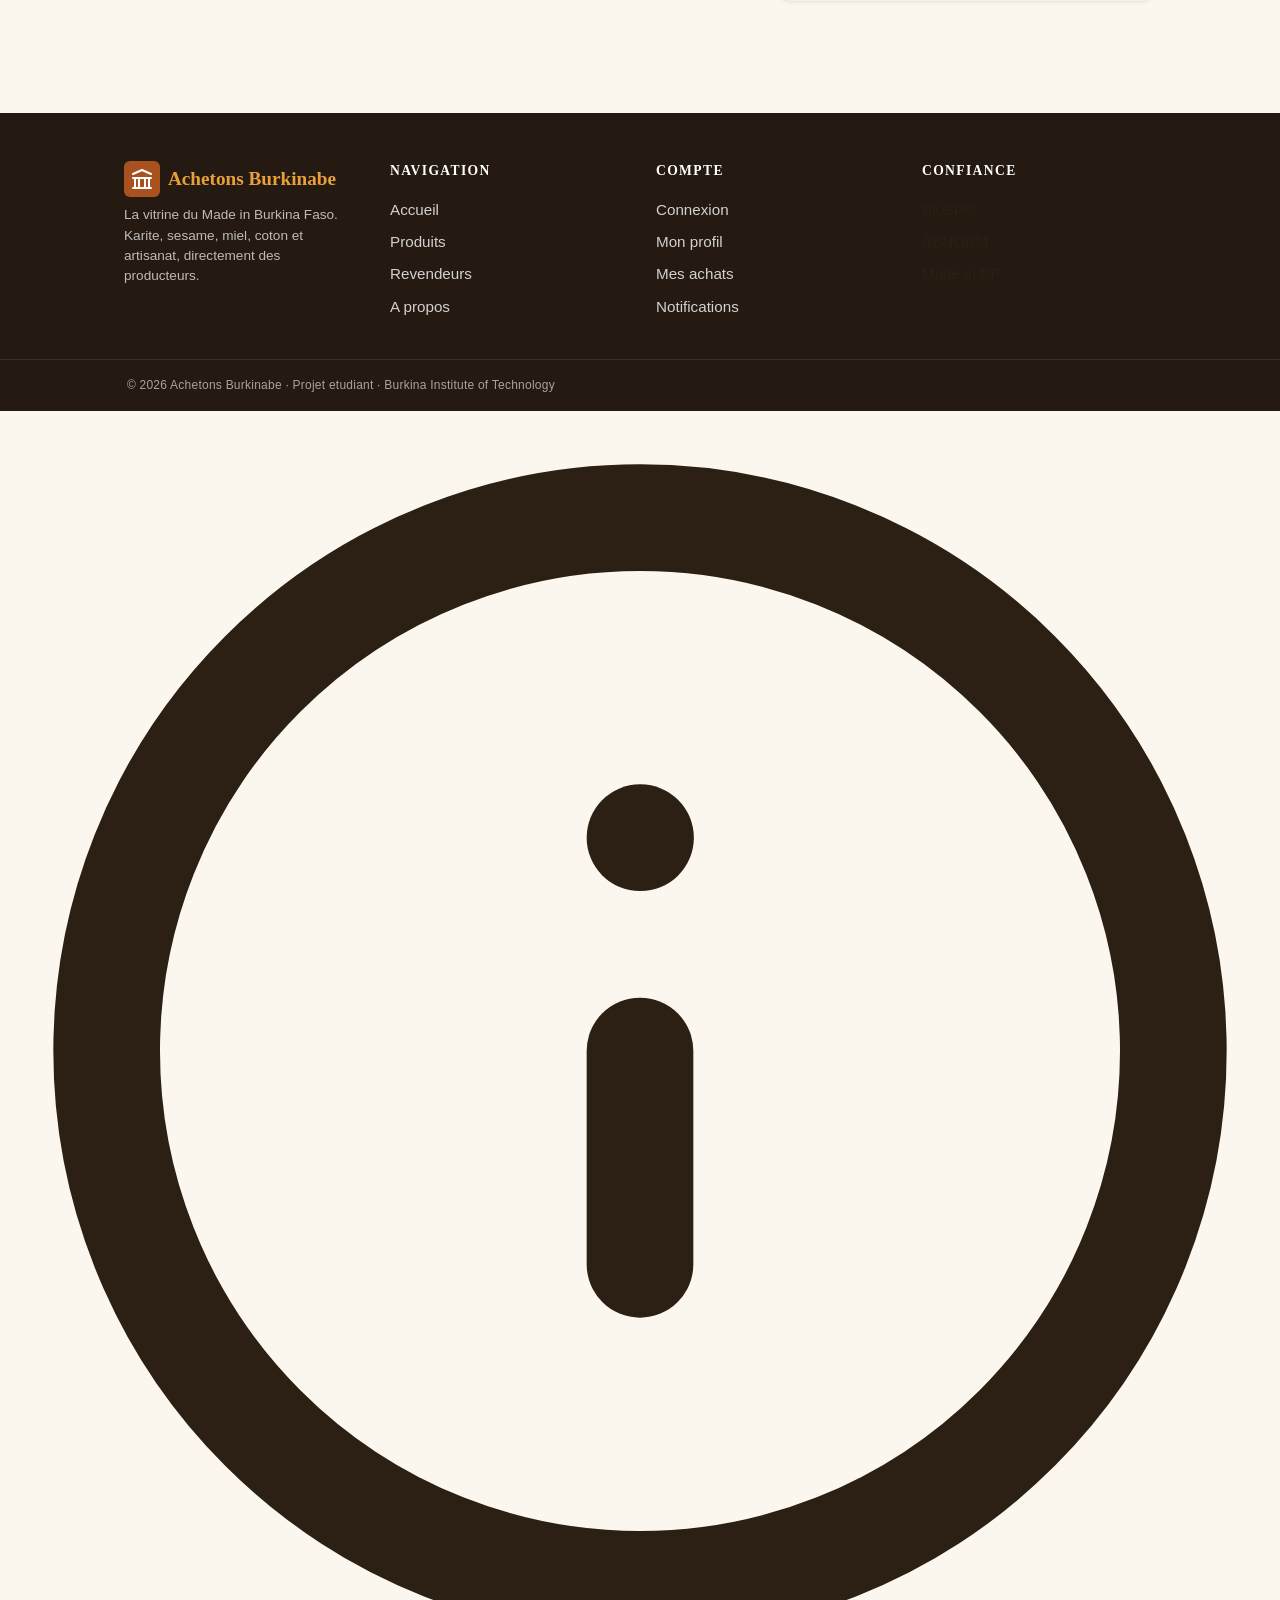
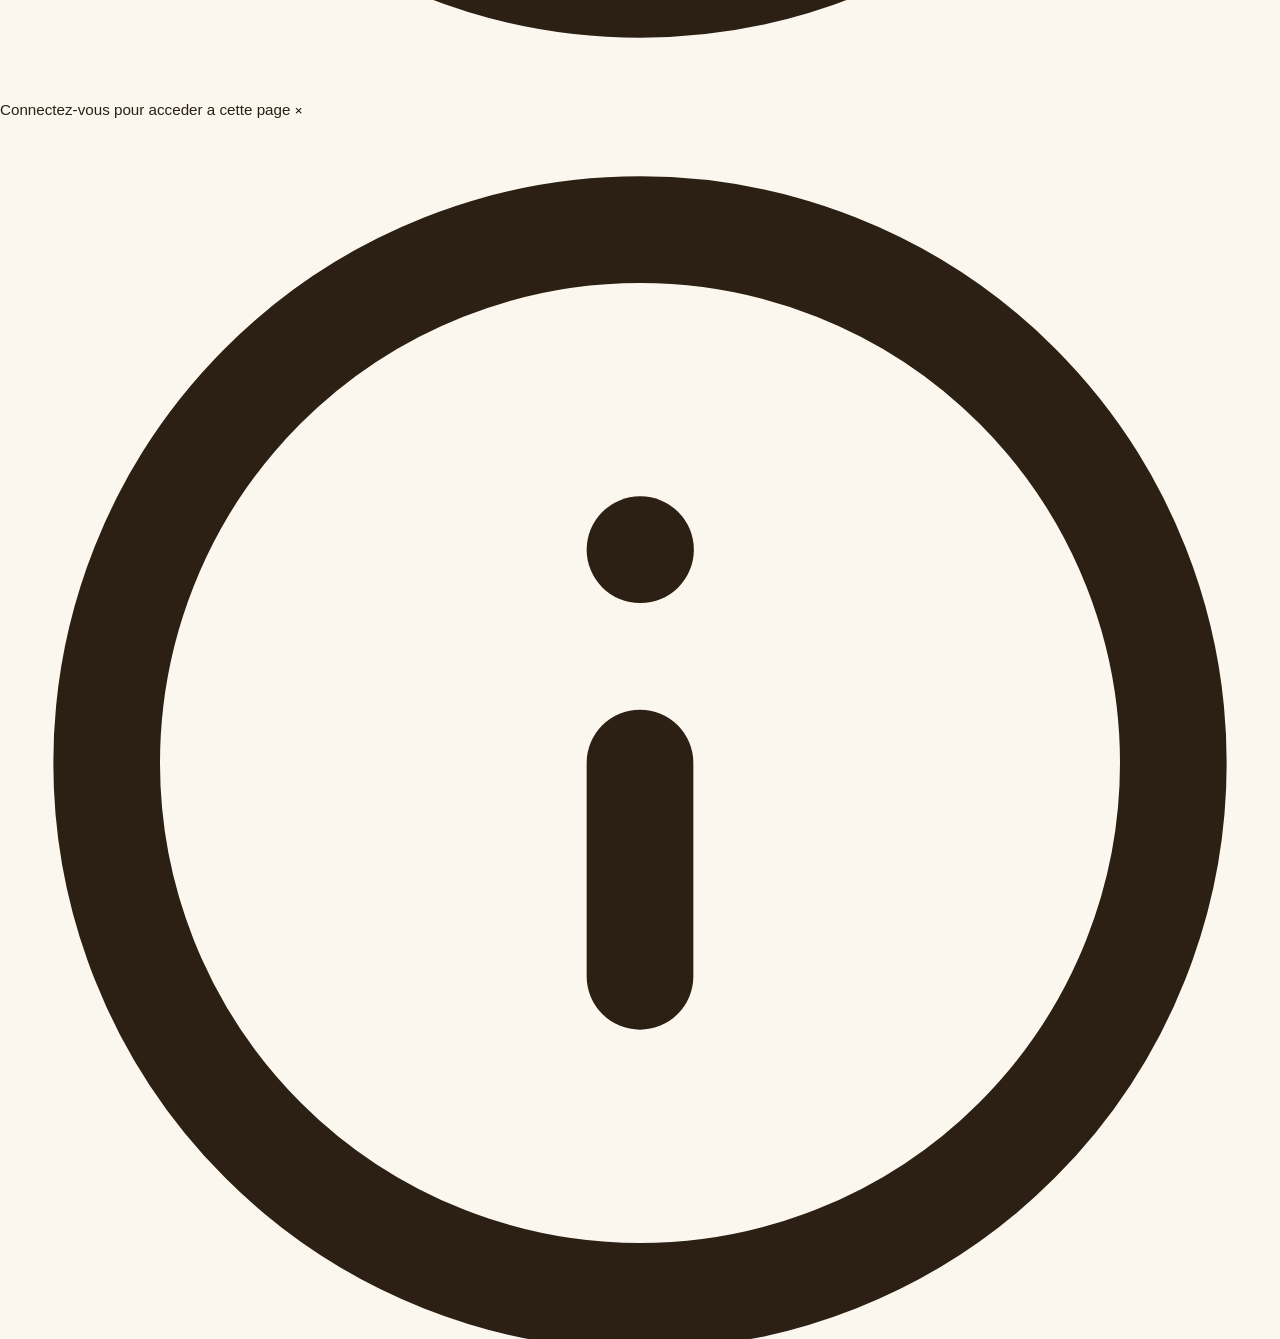
<file: revendeur.html>
<!DOCTYPE html>
<html lang="fr">
<head>
<meta charset="UTF-8">
<meta name="viewport" content="width=device-width, initial-scale=1.0">
<title>Revendeurs & Boutiques - Achetons Burkinabe</title>
<meta name="description" content="Espace revendeurs : accédez aux lots en gros, calculez vos remises (grande boutique -15%, petite boutique -10%) et gérez votre activité de revente.">
<link rel="stylesheet" href="css/style.css">
<link rel="stylesheet" href="css/typography.css">
<link rel="stylesheet" href="css/components.css">
<link rel="stylesheet" href="css/icons.css">
<link rel="stylesheet" href="css/animations.css">
<link rel="stylesheet" href="css/dark-mode.css">
<link rel="stylesheet" href="css/responsive.css">
<link rel="stylesheet" href="css/home.css">
<link rel="stylesheet" href="css/revendeur.css">
<link rel="stylesheet" href="css/dashboard.css">
<link rel="stylesheet" href="css/design-system.css">
<link rel="icon" type="image/svg+xml" href="images/logo/favicon.svg">
</head>
<body>
<a href="#main" class="skip-link">Aller au contenu</a>

<main id="main">
    <div id="reseller-container">
        <div class="container">
            <div class="spinner" style="margin: 80px auto;"></div>
        </div>
    </div>
</main>

<script src="js/utils.js"></script>
<script src="js/storage.js"></script>
<script src="js/embedded-data.js"></script>
<script src="js/data-seed.js"></script>
<script src="js/auth.js"></script>
<script src="js/ui-components.js"></script>
<script src="js/cart.js"></script>
<script src="js/checkout.js"></script>
<script src="js/products.js"></script>
<script src="js/reseller.js"></script>
<script src="js/app.js"></script>
<script>
document.addEventListener('app:ready', () => {
    // Pour la demo on autorise aussi les acheteurs curieux, mais on recommande connexion revendeur

    const session = Auth.requireAuth();
    if (!session) return;

    const container = document.getElementById('reseller-container');
    Reseller.renderPage(container);
});
</script>
</body>
</html>
</file>
<file: css/style.css>
/* style.css - Variables globales, reset et layout de base */

:root {
  /* Palette primaire - Marque */
  --terre: #A8531F;
  --terre-fonce: #7A3B14;
  --miel: #E8A13A;
  --miel-clair: #F4C877;

  /* Palette secondaire - Fonctionnelle */
  --vert-bf: #1F7A3D;
  --vert-clair: #2ECC71;
  --bleu-bf: #2980B9;

  /* Palette neutre */
  --nuit: #241A12;
  --fond: #FBF6EE;
  --carte: #FFFFFF;
  --sesame: #F1E6D0;
  --texte: #2B2013;
  --texte-doux: #6E5F4D;
  --ligne: #E6DAC0;

  /* Status */
  --succes: #27AE60;
  --erreur: #C0392B;
  --attention: #F39C12;
  --info: #2980B9;

  /* Trust levels */
  --bronze: #CD7F32;
  --argent: #C0C0C0;
  --or: #FFD700;

  /* Spacing */
  --sp-xs: 4px;
  --sp-sm: 8px;
  --sp-md: 16px;
  --sp-lg: 24px;
  --sp-xl: 32px;
  --sp-xxl: 48px;
  --sp-xxxl: 64px;

  /* Border radius */
  --rayon-sm: 6px;
  --rayon-md: 10px;
  --rayon-lg: 16px;
  --rayon-pill: 24px;
  --rayon-circle: 50%;

  /* Shadows */
  --ombre-card: 0 2px 10px rgba(36, 26, 18, 0.08);
  --ombre-card-hover: 0 4px 20px rgba(36, 26, 18, 0.15);
  --ombre-dropdown: 0 4px 12px rgba(36, 26, 18, 0.12);
  --ombre-modal: 0 8px 40px rgba(36, 26, 18, 0.25);
  --ombre-toast: 0 2px 8px rgba(36, 26, 18, 0.10);

  /* Layout */
  --max-width: 1080px;
  --page-padding: 20px;
  --card-padding: 16px;
  --section-padding: 50px;
  --grid-gap: 18px;

  /* Typography */
  --font-body: 'Noto Sans', 'Segoe UI', Arial, sans-serif;
  --font-heading: Georgia, 'Times New Roman', serif;
  --font-mono: 'SFMono-Regular', Consolas, 'Liberation Mono', monospace;
}

/* Mode sombre : chaque element est adapte individuellement */
:root[data-theme="dark"] {
  --nuit: #0F0B07;
  --fond: #1A140D;
  --carte: #241C13;
  --sesame: #2D2216;
  --texte: #F1E6D0;
  --texte-doux: #C6B494;
  --ligne: #3A2D1C;
  --ombre-card: 0 2px 10px rgba(0, 0, 0, 0.4);
  --ombre-card-hover: 0 4px 20px rgba(0, 0, 0, 0.6);
}

/* Reset minimal */
*, *::before, *::after {
  box-sizing: border-box;
  margin: 0;
  padding: 0;
}

html {
  font-size: 16px;
  scroll-behavior: smooth;
}

body {
  font-family: var(--font-body);
  font-size: 0.95rem;
  line-height: 1.6;
  color: var(--texte);
  background-color: var(--fond);
  min-height: 100vh;
  display: flex;
  flex-direction: column;
  -webkit-font-smoothing: antialiased;
  text-rendering: optimizeLegibility;
}

img {
  max-width: 100%;
  height: auto;
  display: block;
}

a {
  color: var(--terre);
  text-decoration: none;
  transition: color 0.15s ease;
}

a:hover {
  color: var(--terre-fonce);
}

button {
  font-family: inherit;
  cursor: pointer;
  border: none;
  background: none;
}

input, select, textarea {
  font-family: inherit;
  font-size: inherit;
}

ul, ol {
  list-style: none;
}

/* Layout containers */
.container {
  width: 100%;
  max-width: var(--max-width);
  margin: 0 auto;
  padding: 0 var(--page-padding);
}

.container-narrow {
  max-width: 720px;
  margin: 0 auto;
  padding: 0 var(--page-padding);
}

main {
  flex: 1 0 auto;
  padding: var(--sp-xl) 0;
}

/* Section spacing */
.section {
  padding: var(--section-padding) 0;
}

.section-sm {
  padding: var(--sp-xxl) 0;
}

/* Skip link accessibilite */
.skip-link {
  position: absolute;
  top: -100px;
  left: 0;
  background: var(--terre);
  color: #fff;
  padding: var(--sp-sm) var(--sp-md);
  z-index: 9999;
  border-radius: 0 0 var(--rayon-sm) 0;
}

.skip-link:focus {
  top: 0;
  color: #fff;
}

/* Sr-only pour accessibilite */
.sr-only {
  position: absolute;
  width: 1px;
  height: 1px;
  padding: 0;
  margin: -1px;
  overflow: hidden;
  clip: rect(0, 0, 0, 0);
  white-space: nowrap;
  border: 0;
}

/* Focus visible global */
*:focus-visible {
  outline: 3px solid var(--miel);
  outline-offset: 2px;
  border-radius: var(--rayon-sm);
}

/* Bandeau motif tissu en haut de page */
.motif-strip {
  height: 8px;
  background:
    repeating-linear-gradient(
      90deg,
      var(--terre) 0 12px,
      var(--miel) 12px 18px,
      var(--vert-bf) 18px 30px,
      var(--miel-clair) 30px 36px
    );
  width: 100%;
}
</file>
<file: css/typography.css>
/* typography.css - Systeme typographique complet */

h1, h2, h3, h4, h5, h6 {
  font-family: var(--font-heading);
  color: var(--texte);
  line-height: 1.2;
}

h1 {
  font-size: 2.4rem;
  font-weight: 700;
  letter-spacing: -0.02em;
  line-height: 1.2;
  margin-bottom: var(--sp-md);
}

h2 {
  font-size: 1.8rem;
  font-weight: 700;
  letter-spacing: -0.01em;
  line-height: 1.3;
  margin-bottom: var(--sp-md);
}

h3 {
  font-size: 1.2rem;
  font-weight: 600;
  line-height: 1.4;
  margin-bottom: var(--sp-sm);
}

h4 {
  font-size: 1rem;
  font-weight: 600;
  line-height: 1.5;
  margin-bottom: var(--sp-sm);
}

p {
  font-size: 0.95rem;
  line-height: 1.6;
  margin-bottom: var(--sp-md);
  max-width: 65ch;
}

p:last-child {
  margin-bottom: 0;
}

small, .text-sm {
  font-size: 0.85rem;
  line-height: 1.5;
}

.text-caption {
  font-size: 0.75rem;
  font-weight: 500;
  letter-spacing: 0.02em;
  color: var(--texte-doux);
}

.eyebrow {
  font-size: 0.75rem;
  font-weight: 700;
  letter-spacing: 0.12em;
  text-transform: uppercase;
  color: var(--terre);
  margin-bottom: var(--sp-sm);
  display: inline-block;
}

.text-doux {
  color: var(--texte-doux);
}

.text-mono {
  font-family: var(--font-mono);
}

.price {
  font-family: var(--font-mono);
  font-size: 1.1rem;
  font-weight: 700;
  color: var(--terre);
}

.price-large {
  font-family: var(--font-mono);
  font-size: 1.6rem;
  font-weight: 700;
  color: var(--terre);
}

.price-small {
  font-family: var(--font-mono);
  font-size: 0.9rem;
  font-weight: 600;
  color: var(--terre);
}

.text-center {
  text-align: center;
}

.text-left {
  text-align: left;
}

/* Lists avec bullets explicites quand necessaire */
.list-bullets {
  list-style: disc;
  padding-left: var(--sp-lg);
}

.list-bullets li {
  margin-bottom: var(--sp-xs);
  line-height: 1.6;
}

/* Strong / em */
strong {
  font-weight: 700;
  color: var(--texte);
}

em {
  font-style: italic;
}

/* Links dans texte */
.prose a {
  color: var(--bleu-bf);
  text-decoration: underline;
  text-underline-offset: 2px;
}

.prose a:hover {
  color: var(--terre);
}
</file>
<file: css/components.css>
/* css/boutique.css - Styles spécifiques à la page boutique-vendeur.html
 * Affichage de la vitrine publique d'un vendeur (produits, trust, contact).
 * La majorité des styles vient du design-system.css et home.css.
 */

/* En-tête boutique */
.boutique-header {
  background: linear-gradient(135deg, var(--terre, #8B4513), var(--miel, #D4A574));
  color: #fff;
  padding: var(--space-xl) 0;
  border-radius: 0 0 24px 24px;
}

.boutique-header-content {
  display: grid;
  grid-template-columns: 120px 1fr auto;
  gap: var(--space-lg);
  align-items: center;
}

@media (max-width: 700px) {
  .boutique-header-content {
    grid-template-columns: 1fr;
    text-align: center;
  }
}

.boutique-avatar {
  width: 120px;
  height: 120px;
  border-radius: 50%;
  background: #fff;
  display: flex;
  align-items: center;
  justify-content: center;
  font-size: 3rem;
  color: var(--terre, #8B4513);
  font-weight: 700;
}

.boutique-meta {
  display: flex;
  flex-direction: column;
  gap: var(--space-xs);
}

.boutique-name {
  font-size: 1.8rem;
  font-weight: 700;
  margin: 0;
}

.boutique-region,
.boutique-trust {
  font-size: 0.95rem;
  opacity: 0.9;
}

.boutique-contact-card {
  background: rgba(255, 255, 255, 0.15);
  backdrop-filter: blur(8px);
  border-radius: 12px;
  padding: var(--space-md);
  display: flex;
  flex-direction: column;
  gap: var(--space-xs);
  font-size: 0.9rem;
}

/* Grille produits du vendeur */
.boutique-products-grid {
  display: grid;
  grid-template-columns: repeat(auto-fill, minmax(240px, 1fr));
  gap: var(--space-md);
  padding: var(--space-xl) 0;
}

/* Section stats boutique */
.boutique-stats {
  display: grid;
  grid-template-columns: repeat(auto-fit, minmax(180px, 1fr));
  gap: var(--space-md);
  margin: var(--space-lg) 0;
}

.boutique-stat {
  background: var(--card-bg, #fff);
  border: 1px solid var(--border-color, #eee);
  border-radius: 12px;
  padding: var(--space-md);
  text-align: center;
}

.boutique-stat-value {
  font-size: 1.8rem;
  font-weight: 700;
  color: var(--terre, #8B4513);
}

.boutique-stat-label {
  font-size: 0.85rem;
  color: var(--text-doux, #888);
  text-transform: uppercase;
  letter-spacing: 0.05em;
  margin-top: var(--space-xs);
}
</file>
<file: css/icons.css>
/* icons.css - Styles pour icones SVG inline */

.icon {
  display: inline-block;
  width: 24px;
  height: 24px;
  stroke: currentColor;
  fill: none;
  stroke-width: 2;
  stroke-linecap: round;
  stroke-linejoin: round;
  flex-shrink: 0;
  vertical-align: middle;
}

.icon-sm { width: 16px; height: 16px; }
.icon-lg { width: 32px; height: 32px; }
.icon-xl { width: 48px; height: 48px; }

.icon-fill {
  fill: currentColor;
  stroke: none;
}

/* Header / nav icons */
.header-icon {
  width: 22px;
  height: 22px;
}

/* Logo container */
.logo {
  display: inline-flex;
  align-items: center;
  gap: var(--sp-sm);
  font-family: var(--font-heading);
  font-weight: 700;
  font-size: 1.2rem;
  color: var(--terre);
}

.logo:hover {
  color: var(--terre-fonce);
}

.logo .logo-icon {
  width: 36px;
  height: 36px;
  background: var(--terre);
  border-radius: var(--rayon-sm);
  display: flex;
  align-items: center;
  justify-content: center;
  color: #fff;
  padding: 6px;
}

.logo .logo-icon svg {
  width: 100%;
  height: 100%;
}

:root[data-theme="dark"] .logo {
  color: var(--miel);
}

:root[data-theme="dark"] .logo .logo-icon {
  background: var(--miel);
  color: var(--nuit);
}
</file>
<file: css/design-system.css>
/* design-system.css - Design tokens modernes et composants UI enrichis */

/* ============================================
   EXTENSION PALETTE - Modernisation
   ============================================ */
:root {
  /* Couleurs primaires enrichies avec dégradés */
  --terre-rgb: 168, 83, 31;
  --miel-rgb: 232, 161, 58;
  --vert-rgb: 31, 122, 61;

  /* Nouveaux dégradés */
  --gradient-terre: linear-gradient(135deg, #C0651F 0%, #7A3B14 100%);
  --gradient-miel: linear-gradient(135deg, #F4C877 0%, #E8A13A 100%);
  --gradient-success: linear-gradient(135deg, #2ECC71 0%, #1F7A3D 100%);
  --gradient-hero: linear-gradient(135deg, #7A3B14 0%, #A8531F 50%, #E8A13A 100%);
  --gradient-motif: linear-gradient(90deg, var(--terre) 0%, var(--miel) 50%, var(--vert-bf) 100%);

  /* Couleurs de surface modernes */
  --surface-1: #FFFFFF;
  --surface-2: #FBF6EE;
  --surface-3: #F4EDDD;
  --surface-elevated: #FFFFFF;

  /* Borders modernes */
  --border-subtle: rgba(168, 83, 31, 0.08);
  --border-strong: rgba(168, 83, 31, 0.18);
  --border-focus: rgba(232, 161, 58, 0.5);

  /* Shadows modernes (plus douces et multicouches) */
  --shadow-xs: 0 1px 2px rgba(36, 26, 18, 0.04);
  --shadow-sm: 0 2px 4px rgba(36, 26, 18, 0.06), 0 1px 2px rgba(36, 26, 18, 0.04);
  --shadow-md: 0 4px 8px rgba(36, 26, 18, 0.06), 0 2px 4px rgba(36, 26, 18, 0.04);
  --shadow-lg: 0 12px 24px rgba(36, 26, 18, 0.08), 0 4px 8px rgba(36, 26, 18, 0.04);
  --shadow-xl: 0 24px 48px rgba(36, 26, 18, 0.12), 0 8px 16px rgba(36, 26, 18, 0.06);
  --shadow-glow: 0 0 0 4px rgba(232, 161, 58, 0.15);
  --shadow-terre: 0 8px 20px rgba(168, 83, 31, 0.25);

  /* Radius enrichis */
  --radius-xs: 4px;
  --radius-sm: 8px;
  --radius-md: 12px;
  --radius-lg: 16px;
  --radius-xl: 24px;
  --radius-2xl: 32px;
  --radius-pill: 999px;

  /* Transitions */
  --transition-fast: 0.15s cubic-bezier(0.4, 0, 0.2, 1);
  --transition-base: 0.25s cubic-bezier(0.4, 0, 0.2, 1);
  --transition-slow: 0.4s cubic-bezier(0.16, 1, 0.3, 1);
  --transition-bounce: 0.5s cubic-bezier(0.34, 1.56, 0.64, 1);

  /* Typography scale */
  --text-xs: 0.75rem;
  --text-sm: 0.875rem;
  --text-base: 1rem;
  --text-lg: 1.125rem;
  --text-xl: 1.25rem;
  --text-2xl: 1.5rem;
  --text-3xl: 1.875rem;
  --text-4xl: 2.25rem;
  --text-5xl: 3rem;

  /* Weights */
  --weight-normal: 400;
  --weight-medium: 500;
  --weight-semibold: 600;
  --weight-bold: 700;
  --weight-black: 800;

  /* Letter spacing */
  --tracking-tight: -0.02em;
  --tracking-normal: 0;
  --tracking-wide: 0.02em;
  --tracking-wider: 0.05em;
  --tracking-widest: 0.1em;

  /* Layout widths */
  --max-w-sm: 640px;
  --max-w-md: 768px;
  --max-w-lg: 1024px;
  --max-w-xl: 1200px;
  --max-w-2xl: 1440px;

  /* Header height */
  --header-h: 72px;
  --header-h-mobile: 60px;
}

/* Dark mode étendu */
:root[data-theme="dark"] {
  --surface-1: #241C13;
  --surface-2: #1F180F;
  --surface-3: #2D2216;
  --surface-elevated: #2A2117;
  --border-subtle: rgba(244, 200, 119, 0.08);
  --border-strong: rgba(244, 200, 119, 0.18);
  --shadow-xs: 0 1px 2px rgba(0, 0, 0, 0.3);
  --shadow-sm: 0 2px 4px rgba(0, 0, 0, 0.4);
  --shadow-md: 0 4px 8px rgba(0, 0, 0, 0.5);
  --shadow-lg: 0 12px 24px rgba(0, 0, 0, 0.5);
  --shadow-xl: 0 24px 48px rgba(0, 0, 0, 0.6);
  --shadow-glow: 0 0 0 4px rgba(232, 161, 58, 0.25);
  --shadow-terre: 0 8px 20px rgba(168, 83, 31, 0.4);
}

/* ============================================
   TYPOGRAPHIE MODERNE
   ============================================ */
.eyebrow {
  font-size: var(--text-xs);
  font-weight: var(--weight-bold);
  letter-spacing: var(--tracking-widest);
  text-transform: uppercase;
  color: var(--terre);
}

.text-gradient {
  background: var(--gradient-hero);
  -webkit-background-clip: text;
  -webkit-text-fill-color: transparent;
  background-clip: text;
  color: transparent;
}

.display-1 {
  font-family: var(--font-heading);
  font-size: var(--text-5xl);
  font-weight: var(--weight-bold);
  line-height: 1.1;
  letter-spacing: var(--tracking-tight);
}

.display-2 {
  font-family: var(--font-heading);
  font-size: var(--text-4xl);
  font-weight: var(--weight-bold);
  line-height: 1.15;
}

/* ============================================
   BOUTONS MODERNES
   ============================================ */
.btn-modern {
  display: inline-flex;
  align-items: center;
  justify-content: center;
  gap: 8px;
  padding: 12px 24px;
  font-size: var(--text-sm);
  font-weight: var(--weight-semibold);
  border-radius: var(--radius-md);
  cursor: pointer;
  border: none;
  transition: all var(--transition-base);
  position: relative;
  overflow: hidden;
  white-space: nowrap;
}

.btn-modern:disabled {
  opacity: 0.5;
  cursor: not-allowed;
}

.btn-modern-primary {
  background: var(--gradient-terre);
  color: #fff;
  box-shadow: var(--shadow-terre);
}
.btn-modern-primary:hover:not(:disabled) {
  transform: translateY(-2px);
  box-shadow: 0 12px 28px rgba(168, 83, 31, 0.35);
}
.btn-modern-primary:active {
  transform: translateY(0);
}

.btn-modern-secondary {
  background: var(--surface-1);
  color: var(--terre);
  border: 1.5px solid var(--terre);
}
.btn-modern-secondary:hover:not(:disabled) {
  background: var(--terre);
  color: #fff;
  transform: translateY(-1px);
}

.btn-modern-ghost {
  background: transparent;
  color: var(--texte);
}
.btn-modern-ghost:hover:not(:disabled) {
  background: var(--surface-3);
}

.btn-modern-success {
  background: var(--gradient-success);
  color: #fff;
}
.btn-modern-success:hover:not(:disabled) {
  transform: translateY(-2px);
  box-shadow: 0 12px 28px rgba(31, 122, 61, 0.35);
}

.btn-modern-danger {
  background: linear-gradient(135deg, #E74C3C 0%, #C0392B 100%);
  color: #fff;
}
.btn-modern-danger:hover:not(:disabled) {
  transform: translateY(-2px);
  box-shadow: 0 12px 28px rgba(192, 57, 43, 0.35);
}

.btn-modern-sm { padding: 8px 16px; font-size: var(--text-xs); }
.btn-modern-lg { padding: 16px 32px; font-size: var(--text-base); }
.btn-modern-block { width: 100%; }

/* ============================================
   CARTES MODERNES
   ============================================ */
.card-modern {
  background: var(--surface-1);
  border-radius: var(--radius-lg);
  padding: var(--sp-lg);
  box-shadow: var(--shadow-sm);
  border: 1px solid var(--border-subtle);
  transition: all var(--transition-base);
}

.card-modern-elevated {
  box-shadow: var(--shadow-lg);
}

.card-modern-hover:hover {
  transform: translateY(-4px);
  box-shadow: var(--shadow-lg);
  border-color: var(--border-strong);
}

/* Glass effect */
.card-glass {
  background: rgba(255, 255, 255, 0.7);
  backdrop-filter: blur(12px);
  -webkit-backdrop-filter: blur(12px);
  border: 1px solid rgba(255, 255, 255, 0.3);
}

:root[data-theme="dark"] .card-glass {
  background: rgba(36, 28, 19, 0.7);
  border: 1px solid rgba(244, 200, 119, 0.1);
}

/* ============================================
   STAT CARDS - Dashboard
   ============================================ */
.stat-card-modern {
  background: var(--surface-1);
  border-radius: var(--radius-lg);
  padding: var(--sp-lg);
  box-shadow: var(--shadow-sm);
  border: 1px solid var(--border-subtle);
  position: relative;
  overflow: hidden;
  transition: all var(--transition-base);
}

.stat-card-modern::before {
  content: '';
  position: absolute;
  top: 0;
  left: 0;
  width: 4px;
  height: 100%;
  background: var(--gradient-terre);
  opacity: 0.8;
}

.stat-card-modern:hover {
  transform: translateY(-2px);
  box-shadow: var(--shadow-md);
}

.stat-card-modern .stat-icon {
  width: 44px;
  height: 44px;
  border-radius: var(--radius-md);
  display: flex;
  align-items: center;
  justify-content: center;
  background: color-mix(in srgb, var(--terre) 12%, transparent);
  color: var(--terre);
  margin-bottom: var(--sp-md);
}

.stat-card-modern .stat-value {
  font-size: var(--text-3xl);
  font-weight: var(--weight-bold);
  color: var(--texte);
  font-family: var(--font-mono);
  line-height: 1.2;
}

.stat-card-modern .stat-label {
  font-size: var(--text-sm);
  color: var(--texte-doux);
  margin-top: var(--sp-xs);
}

.stat-card-modern .stat-trend {
  position: absolute;
  top: var(--sp-md);
  right: var(--sp-md);
  font-size: var(--text-xs);
  font-weight: var(--weight-semibold);
  display: flex;
  align-items: center;
  gap: 4px;
}

.stat-trend-up { color: var(--succes); }
.stat-trend-down { color: var(--erreur); }
.stat-trend-neutral { color: var(--texte-doux); }

/* ============================================
   BADGES MODERNES
   ============================================ */
.badge-modern {
  display: inline-flex;
  align-items: center;
  gap: 6px;
  padding: 4px 12px;
  font-size: var(--text-xs);
  font-weight: var(--weight-semibold);
  border-radius: var(--radius-pill);
  letter-spacing: var(--tracking-wide);
}

.badge-modern-terre { background: color-mix(in srgb, var(--terre) 15%, transparent); color: var(--terre); }
.badge-modern-miel { background: color-mix(in srgb, var(--miel) 18%, transparent); color: #8a5e0a; }
.badge-modern-vert { background: color-mix(in srgb, var(--vert-bf) 15%, transparent); color: var(--vert-bf); }
.badge-modern-bleu { background: color-mix(in srgb, var(--bleu-bf) 15%, transparent); color: var(--bleu-bf); }
.badge-modern-success { background: color-mix(in srgb, var(--succes) 15%, transparent); color: var(--succes); }
.badge-modern-error { background: color-mix(in srgb, var(--erreur) 15%, transparent); color: var(--erreur); }
.badge-modern-warning { background: color-mix(in srgb, var(--attention) 18%, transparent); color: #8a5e0a; }
.badge-modern-neutral { background: var(--surface-3); color: var(--texte-doux); }

:root[data-theme="dark"] .badge-modern-miel { color: var(--miel-clair); }
:root[data-theme="dark"] .badge-modern-warning { color: var(--attention); }

/* ============================================
   INPUTS MODERNES
   ============================================ */
.input-modern {
  width: 100%;
  padding: 12px 16px;
  font-size: var(--text-sm);
  color: var(--texte);
  background: var(--surface-1);
  border: 1.5px solid var(--ligne);
  border-radius: var(--radius-md);
  transition: all var(--transition-base);
  font-family: inherit;
}

.input-modern:focus {
  outline: none;
  border-color: var(--terre);
  box-shadow: var(--shadow-glow);
}

.input-modern::placeholder {
  color: var(--texte-doux);
  opacity: 0.7;
}

.input-modern.invalid {
  border-color: var(--erreur);
  background: color-mix(in srgb, var(--erreur) 5%, transparent);
}

.input-group-modern {
  position: relative;
  margin-bottom: var(--sp-md);
}

.input-group-modern label {
  display: block;
  font-size: var(--text-sm);
  font-weight: var(--weight-medium);
  color: var(--texte);
  margin-bottom: 6px;
}

.input-group-modern .input-error {
  font-size: var(--text-xs);
  color: var(--erreur);
  margin-top: 4px;
  min-height: 16px;
}

/* ============================================
   TABS - Dashboard navigation
   ============================================ */
.tabs-modern {
  display: flex;
  gap: 4px;
  border-bottom: 2px solid var(--ligne);
  margin-bottom: var(--sp-lg);
  overflow-x: auto;
  scrollbar-width: none;
}
.tabs-modern::-webkit-scrollbar { display: none; }

.tab-modern {
  padding: 12px 20px;
  font-size: var(--text-sm);
  font-weight: var(--weight-medium);
  color: var(--texte-doux);
  background: none;
  border: none;
  border-bottom: 2px solid transparent;
  margin-bottom: -2px;
  cursor: pointer;
  white-space: nowrap;
  transition: all var(--transition-base);
  display: inline-flex;
  align-items: center;
  gap: 8px;
}

.tab-modern:hover { color: var(--texte); }

.tab-modern.active {
  color: var(--terre);
  border-bottom-color: var(--terre);
  font-weight: var(--weight-semibold);
}

/* ============================================
   TABLE MODERN
   ============================================ */
.table-modern {
  width: 100%;
  border-collapse: separate;
  border-spacing: 0;
  font-size: var(--text-sm);
}

.table-modern thead th {
  background: var(--surface-3);
  padding: 12px 16px;
  text-align: left;
  font-weight: var(--weight-semibold);
  color: var(--texte);
  border-bottom: 1px solid var(--border-strong);
  white-space: nowrap;
}

.table-modern tbody td {
  padding: 14px 16px;
  border-bottom: 1px solid var(--border-subtle);
  color: var(--texte);
}

.table-modern tbody tr {
  transition: background var(--transition-fast);
}

.table-modern tbody tr:hover {
  background: var(--surface-2);
}

.table-modern tbody tr:last-child td {
  border-bottom: none;
}

/* ============================================
   PROGRESS BAR
   ============================================ */
.progress-modern {
  width: 100%;
  height: 8px;
  background: var(--surface-3);
  border-radius: var(--radius-pill);
  overflow: hidden;
}

.progress-modern-fill {
  height: 100%;
  background: var(--gradient-terre);
  border-radius: var(--radius-pill);
  transition: width var(--transition-slow);
}

.progress-modern-fill.success { background: var(--gradient-success); }
.progress-modern-fill.warning { background: linear-gradient(135deg, #F39C12 0%, #E67E22 100%); }
.progress-modern-fill.error { background: linear-gradient(135deg, #E74C3C 0%, #C0392B 100%); }

/* ============================================
   AVATAR
   ============================================ */
.avatar {
  width: 48px;
  height: 48px;
  border-radius: var(--radius-pill);
  background: var(--gradient-terre);
  color: #fff;
  display: inline-flex;
  align-items: center;
  justify-content: center;
  font-weight: var(--weight-bold);
  font-size: var(--text-lg);
  overflow: hidden;
  flex-shrink: 0;
}

.avatar-sm { width: 32px; height: 32px; font-size: var(--text-sm); }
.avatar-lg { width: 72px; height: 72px; font-size: var(--text-2xl); }
.avatar-xl { width: 96px; height: 96px; font-size: var(--text-3xl); }

/* ============================================
   DASHBOARD LAYOUT
   ============================================ */
.dashboard-layout {
  display: grid;
  grid-template-columns: 240px 1fr;
  gap: var(--sp-xl);
  align-items: start;
}

.dashboard-sidebar {
  position: sticky;
  top: calc(var(--header-h) + var(--sp-md));
  background: var(--surface-1);
  border-radius: var(--radius-lg);
  padding: var(--sp-md);
  box-shadow: var(--shadow-sm);
  border: 1px solid var(--border-subtle);
}

.dashboard-nav-item {
  display: flex;
  align-items: center;
  gap: 10px;
  padding: 10px 14px;
  border-radius: var(--radius-md);
  color: var(--texte-doux);
  font-size: var(--text-sm);
  font-weight: var(--weight-medium);
  cursor: pointer;
  transition: all var(--transition-fast);
  margin-bottom: 2px;
}

.dashboard-nav-item:hover {
  background: var(--surface-3);
  color: var(--texte);
}

.dashboard-nav-item.active {
  background: var(--gradient-terre);
  color: #fff;
  box-shadow: var(--shadow-terre);
}

.dashboard-content {
  min-width: 0;
}

@media (max-width: 1024px) {
  .dashboard-layout {
    grid-template-columns: 1fr;
  }
  .dashboard-sidebar {
    position: relative;
    top: 0;
    overflow-x: auto;
  }
  .dashboard-sidebar .dashboard-nav {
    display: flex;
    gap: 4px;
  }
}

/* ============================================
   EXPERT MODULES - Tabs & Cards
   ============================================ */
.expert-tabs {
  display: grid;
  grid-template-columns: repeat(auto-fit, minmax(140px, 1fr));
  gap: var(--sp-sm);
  margin-bottom: var(--sp-lg);
}

.expert-tab {
  padding: var(--sp-md);
  background: var(--surface-1);
  border: 1.5px solid var(--border-subtle);
  border-radius: var(--radius-md);
  cursor: pointer;
  transition: all var(--transition-base);
  display: flex;
  flex-direction: column;
  align-items: center;
  gap: 6px;
  text-align: center;
}

.expert-tab .expert-tab-icon {
  width: 36px;
  height: 36px;
  border-radius: var(--radius-md);
  display: flex;
  align-items: center;
  justify-content: center;
  background: var(--surface-3);
  color: var(--terre);
}

.expert-tab .expert-tab-name {
  font-size: var(--text-xs);
  font-weight: var(--weight-semibold);
  color: var(--texte);
}

.expert-tab:hover {
  border-color: var(--terre);
  transform: translateY(-2px);
}

.expert-tab.active {
  background: var(--gradient-terre);
  border-color: var(--terre);
  color: #fff;
  box-shadow: var(--shadow-terre);
}

.expert-tab.active .expert-tab-icon {
  background: rgba(255, 255, 255, 0.2);
  color: #fff;
}

.expert-tab.active .expert-tab-name {
  color: #fff;
}

.expert-module {
  background: var(--surface-1);
  border-radius: var(--radius-lg);
  padding: var(--sp-lg);
  box-shadow: var(--shadow-sm);
  border: 1px solid var(--border-subtle);
  animation: fadeInUp var(--transition-slow);
}

.expert-kpis {
  display: grid;
  grid-template-columns: repeat(auto-fit, minmax(180px, 1fr));
  gap: var(--sp-md);
  margin-bottom: var(--sp-lg);
}

.expert-kpi {
  padding: var(--sp-md);
  background: var(--surface-2);
  border-radius: var(--radius-md);
  border-left: 3px solid var(--terre);
}

.expert-kpi-label {
  font-size: var(--text-xs);
  color: var(--texte-doux);
  text-transform: uppercase;
  letter-spacing: var(--tracking-wide);
  margin-bottom: 4px;
}

.expert-kpi-value {
  font-size: var(--text-xl);
  font-weight: var(--weight-bold);
  color: var(--texte);
  font-family: var(--font-mono);
}

.expert-kpi-detail {
  font-size: var(--text-xs);
  color: var(--texte-doux);
  margin-top: 2px;
}

/* Recommendation cards */
.recommendation {
  display: flex;
  align-items: flex-start;
  gap: var(--sp-md);
  padding: var(--sp-md);
  border-radius: var(--radius-md);
  margin-bottom: var(--sp-sm);
  border-left: 4px solid var(--texte-doux);
  background: var(--surface-2);
}

.recommendation-haute {
  border-left-color: var(--succes);
  background: color-mix(in srgb, var(--succes) 8%, var(--surface-1));
}

.recommendation-moyenne {
  border-left-color: var(--attention);
  background: color-mix(in srgb, var(--attention) 8%, var(--surface-1));
}

.recommendation-basse {
  border-left-color: var(--info);
  background: color-mix(in srgb, var(--info) 8%, var(--surface-1));
}

.recommendation-icon {
  flex-shrink: 0;
  width: 28px;
  height: 28px;
  border-radius: var(--radius-pill);
  display: flex;
  align-items: center;
  justify-content: center;
  font-weight: bold;
  font-size: var(--text-xs);
}

.recommendation-content {
  flex: 1;
  min-width: 0;
}

.recommendation-title {
  font-weight: var(--weight-semibold);
  color: var(--texte);
  margin-bottom: 4px;
  font-size: var(--text-sm);
}

.recommendation-detail {
  font-size: var(--text-xs);
  color: var(--texte-doux);
  line-height: 1.5;
}

/* BCG Matrix */
.bcg-matrix {
  display: grid;
  grid-template-columns: 1fr 1fr;
  gap: var(--sp-sm);
  margin-top: var(--sp-md);
}

.bcg-cell {
  padding: var(--sp-md);
  border-radius: var(--radius-md);
  font-size: var(--text-xs);
}

.bcg-etoile { background: color-mix(in srgb, var(--succes) 15%, var(--surface-1)); border: 1px solid var(--succes); }
.bcg-vache_lait { background: color-mix(in srgb, var(--miel) 15%, var(--surface-1)); border: 1px solid var(--miel); }
.bcg-dilemme { background: color-mix(in srgb, var(--attention) 15%, var(--surface-1)); border: 1px solid var(--attention); }
.bcg-poids_mort { background: color-mix(in srgb, var(--erreur) 12%, var(--surface-1)); border: 1px solid var(--erreur); }

.bcg-cell-title {
  font-weight: var(--weight-bold);
  margin-bottom: 4px;
}

/* ============================================
   ACTIVITY FEED (historique actions)
   ============================================ */
.activity-feed {
  list-style: none;
  padding: 0;
  margin: 0;
}

.activity-item {
  display: flex;
  align-items: flex-start;
  gap: var(--sp-md);
  padding: var(--sp-sm) 0;
  border-bottom: 1px solid var(--border-subtle);
}

.activity-item:last-child {
  border-bottom: none;
}

.activity-icon {
  width: 32px;
  height: 32px;
  border-radius: var(--radius-pill);
  display: flex;
  align-items: center;
  justify-content: center;
  flex-shrink: 0;
  font-size: var(--text-sm);
}

.activity-icon-connexion { background: color-mix(in srgb, var(--bleu-bf) 15%, transparent); color: var(--bleu-bf); }
.activity-icon-commande { background: color-mix(in srgb, var(--succes) 15%, transparent); color: var(--succes); }
.activity-icon-panier { background: color-mix(in srgb, var(--miel) 18%, transparent); color: #8a5e0a; }
.activity-icon-recherche { background: color-mix(in srgb, var(--terre) 15%, transparent); color: var(--terre); }
.activity-icon-notification { background: color-mix(in srgb, var(--attention) 18%, transparent); color: #8a5e0a; }
.activity-icon-trust { background: color-mix(in srgb, var(--or) 18%, transparent); color: #8a6e0a; }

.activity-content {
  flex: 1;
  min-width: 0;
}

.activity-detail {
  font-size: var(--text-sm);
  color: var(--texte);
  margin-bottom: 2px;
}

.activity-time {
  font-size: var(--text-xs);
  color: var(--texte-doux);
}

/* ============================================
   EMPTY STATES
   ============================================ */
.empty-state-modern {
  text-align: center;
  padding: var(--sp-xxl) var(--sp-lg);
  color: var(--texte-doux);
}

.empty-state-modern svg {
  width: 64px;
  height: 64px;
  margin: 0 auto var(--sp-md);
  opacity: 0.4;
}

/* ============================================
   MISC UTILITIES
   ============================================ */
.glass {
  backdrop-filter: blur(12px);
  -webkit-backdrop-filter: blur(12px);
}

.gradient-text {
  background: var(--gradient-hero);
  -webkit-background-clip: text;
  background-clip: text;
  -webkit-text-fill-color: transparent;
  color: transparent;
}

.hover-lift {
  transition: transform var(--transition-base);
}
.hover-lift:hover {
  transform: translateY(-2px);
}

/* Hide scrollbar but allow scroll */
.scrollbar-hide {
  scrollbar-width: none;
  -ms-overflow-style: none;
}
.scrollbar-hide::-webkit-scrollbar {
  display: none;
}
</file>
<file: css/dark-mode.css>
/* dark-mode.css - Adaptations specifiques au mode sombre */

:root[data-theme="dark"] body {
  color-scheme: dark;
}

:root[data-theme="dark"] .badge-category {
  background: rgba(168, 83, 31, 0.25);
  color: var(--miel-clair);
}

:root[data-theme="dark"] .btn-secondary {
  color: var(--miel-clair);
  border-color: var(--terre);
}

:root[data-theme="dark"] .btn-secondary:hover {
  background: var(--terre);
  color: #fff;
}

:root[data-theme="dark"] .btn-ghost {
  color: var(--texte);
  border-color: var(--ligne);
}

:root[data-theme="dark"] .btn-ghost:hover {
  background: var(--sesame);
  color: var(--miel-clair);
  border-color: var(--miel);
}

:root[data-theme="dark"] .filter-chip {
  background: var(--carte);
  border-color: var(--ligne);
  color: var(--texte);
}

:root[data-theme="dark"] .filter-chip.active {
  background: var(--terre);
  border-color: var(--terre);
  color: #fff;
}

:root[data-theme="dark"] .toast.success { background: #1f8c4d; }
:root[data-theme="dark"] .toast.error   { background: #962d22; }
:root[data-theme="dark"] .toast.warning { background: #c97f0d; }
:root[data-theme="dark"] .toast.info    { background: #1c6a9c; }

:root[data-theme="dark"] .badge-bronze {
  background: #8a5520;
}

:root[data-theme="dark"] .search-bar .form-input {
  background: var(--carte);
}

:root[data-theme="dark"] .stepper button {
  background: var(--sesame);
  color: var(--miel-clair);
}

:root[data-theme="dark"] .stepper input {
  background: var(--carte);
}

:root[data-theme="dark"] .tag {
  background: var(--sesame);
  color: var(--texte-doux);
}

:root[data-theme="dark"] .eyebrow {
  color: var(--miel);
}

:root[data-theme="dark"] .price,
:root[data-theme="dark"] .price-large,
:root[data-theme="dark"] .price-small {
  color: var(--miel);
}

:root[data-theme="dark"] a {
  color: var(--miel);
}

:root[data-theme="dark"] a:hover {
  color: var(--miel-clair);
}

:root[data-theme="dark"] .motif-strip {
  opacity: 0.85;
}

:root[data-theme="dark"] .form-input::placeholder,
:root[data-theme="dark"] .form-textarea::placeholder {
  color: var(--texte-doux);
  opacity: 0.7;
}
</file>
<file: css/responsive.css>
/* responsive.css - Adaptations mobile/tablette/desktop */

/* Mobile first : par defaut tout est empile */

/* Mobile large 480px+ */
@media (min-width: 480px) {
  .grid-mobile-2 {
    grid-template-columns: repeat(2, 1fr);
  }
}

/* Tablette 720px+ */
@media (min-width: 720px) {
  .container { padding: 0 var(--sp-lg); }

  .grid-tablet-2 {
    grid-template-columns: repeat(2, 1fr) !important;
  }
  .grid-tablet-3 {
    grid-template-columns: repeat(3, 1fr) !important;
  }
  .grid-tablet-4 {
    grid-template-columns: repeat(4, 1fr) !important;
  }

  .two-column {
    grid-template-columns: 1fr 1fr !important;
  }

  .stack-tablet-row {
    flex-direction: row !important;
  }

  h1 { font-size: 2.6rem; }
  h2 { font-size: 2rem; }
}

/* Desktop 1024px+ */
@media (min-width: 1024px) {
  .grid-desktop-3 {
    grid-template-columns: repeat(3, 1fr) !important;
  }
  .grid-desktop-4 {
    grid-template-columns: repeat(4, 1fr) !important;
  }
  .grid-desktop-5 {
    grid-template-columns: repeat(5, 1fr) !important;
  }
  .two-column-60-40 {
    grid-template-columns: 3fr 2fr !important;
  }
  .two-column-40-60 {
    grid-template-columns: 2fr 3fr !important;
  }

  .sticky-sidebar {
    position: sticky;
    top: 100px;
    align-self: start;
  }
}

/* Mobile : cacher ce qui est desktop-only */
@media (max-width: 719px) {
  .desktop-only { display: none !important; }
}

/* Tablette et plus : cacher ce qui est mobile-only */
@media (min-width: 720px) {
  .mobile-only { display: none !important; }
}

/* Grid produit auto-fill */
.products-grid {
  display: grid;
  grid-template-columns: repeat(auto-fill, minmax(220px, 1fr));
  gap: var(--grid-gap);
}

@media (min-width: 720px) {
  .products-grid {
    grid-template-columns: repeat(auto-fill, minmax(240px, 1fr));
  }
}

/* Hide scrollbar horizontal pour carrousels */
.scroll-x {
  overflow-x: auto;
  scrollbar-width: thin;
  scrollbar-color: var(--miel) var(--sesame);
  -webkit-overflow-scrolling: touch;
}

.scroll-x::-webkit-scrollbar {
  height: 6px;
}

.scroll-x::-webkit-scrollbar-track {
  background: var(--sesame);
  border-radius: 3px;
}

.scroll-x::-webkit-scrollbar-thumb {
  background: var(--miel);
  border-radius: 3px;
}

/* Header sticky mobile */
@media (max-width: 719px) {
  .header-actions .header-search {
    display: none;
  }
  .header-actions .nav-links {
    display: none;
  }
}

/* Table responsive : scroll horizontal sur petits ecrans */
.table-responsive {
  overflow-x: auto;
  -webkit-overflow-scrolling: touch;
}

.table-responsive table {
  min-width: 600px;
  width: 100%;
}
</file>
<file: css/home.css>
/* home.css - Styles page d'accueil */

/* === HERO === */
.hero {
  position: relative;
  padding: var(--sp-xxxl) 0;
  overflow: hidden;
  background: linear-gradient(135deg, var(--terre) 0%, var(--terre-fonce) 60%, #5a2a0e 100%);
  color: #fff;
}

.hero-bg {
  position: absolute;
  inset: 0;
  background:
    radial-gradient(circle at 20% 30%, rgba(232, 161, 58, 0.3) 0%, transparent 50%),
    radial-gradient(circle at 80% 70%, rgba(244, 200, 119, 0.2) 0%, transparent 50%);
  pointer-events: none;
}

.hero-content {
  position: relative;
  z-index: 1;
  max-width: 720px;
}

.hero-eyebrow {
  color: var(--miel-clair);
  margin-bottom: var(--sp-md);
}

.hero h1 {
  color: #fff;
  font-size: 2.8rem;
  line-height: 1.15;
  margin-bottom: var(--sp-md);
  max-width: 700px;
}

.hero-subtitle {
  color: rgba(255, 255, 255, 0.92);
  font-size: 1.1rem;
  max-width: 600px;
  margin-bottom: var(--sp-lg);
}

.hero-actions {
  display: flex;
  gap: var(--sp-md);
  flex-wrap: wrap;
  margin-bottom: var(--sp-xl);
}

.hero-actions .btn-secondary {
  background: rgba(255, 255, 255, 0.1);
  border-color: rgba(255, 255, 255, 0.4);
  color: #fff;
}

.hero-actions .btn-secondary:hover {
  background: rgba(255, 255, 255, 0.2);
  color: #fff;
}

.hero-search {
  display: flex;
  gap: var(--sp-sm);
  max-width: 540px;
  background: rgba(255, 255, 255, 0.95);
  padding: var(--sp-sm);
  border-radius: var(--rayon-pill);
  box-shadow: 0 8px 24px rgba(0,0,0,0.2);
}

.hero-search .search-bar {
  flex: 1;
}

.hero-search .form-input {
  background: transparent;
  border: none;
  padding-left: 38px;
}

.hero-search .form-input:focus {
  outline: none;
  box-shadow: none;
}

@media (max-width: 719px) {
  .hero h1 { font-size: 2rem; }
  .hero-subtitle { font-size: 1rem; }
  .hero-search { flex-direction: column; border-radius: var(--rayon-md); }
  .hero-search .btn { width: 100%; }
}

/* === CATEGORIES === */
.category-card {
  text-align: center;
  padding: var(--sp-lg);
  display: flex;
  flex-direction: column;
  align-items: center;
  gap: var(--sp-sm);
}

.category-card .category-icon {
  width: 96px;
  height: 96px;
  margin: 0 auto;
  display: flex;
  align-items: center;
  justify-content: center;
}

.category-card .category-icon svg,
.category-card .category-icon .product-image-svg {
  width: 100% !important;
  height: 100% !important;
  display: block;
}

.category-card h3 {
  margin: 0;
  color: var(--terre-fonce);
}

:root[data-theme="dark"] .category-card h3 {
  color: var(--miel-clair);
}

/* === SECTION SÉSAME (fond doux) === */
.section-sesame {
  background: var(--sesame);
}

:root[data-theme="dark"] .section-sesame {
  background: var(--carte);
}

/* === SECTION DARK === */
.section-dark {
  background: var(--nuit);
  color: var(--texte-dark);
}

.section-dark h2,
.section-dark h3 {
  color: #fff;
}

.section-dark .eyebrow {
  color: var(--miel);
}

.trust-columns {
  display: grid;
  gap: var(--sp-lg);
  margin-top: var(--sp-lg);
}

.trust-col-card {
  text-align: center;
  padding: var(--sp-lg);
  background: rgba(255,255,255,0.05);
  border-radius: var(--rayon-md);
  border: 1px solid rgba(255,255,255,0.1);
}

.trust-col-icon {
  color: var(--miel);
  margin-bottom: var(--sp-md);
}

.trust-col-card h3 {
  color: var(--miel-clair);
  margin-bottom: var(--sp-sm);
}

.trust-col-card p {
  color: rgba(255, 255, 255, 0.8);
  font-size: 0.92rem;
  max-width: 280px;
  margin: 0 auto;
}

/* === CONCEPT === */
.concept-grid {
  display: grid;
  gap: var(--sp-xl);
  align-items: start;
}

@media (min-width: 720px) {
  .concept-grid {
    grid-template-columns: 1.4fr 1fr;
  }
}

.concept-stats {
  display: flex;
  gap: var(--sp-lg);
  margin-top: var(--sp-lg);
  flex-wrap: wrap;
}

.concept-stats > div {
  display: flex;
  flex-direction: column;
}

.concept-stats .price-large {
  color: var(--terre);
  font-size: 2rem;
}

:root[data-theme="dark"] .concept-stats .price-large {
  color: var(--miel);
}

.feature-list {
  display: flex;
  flex-direction: column;
  gap: var(--sp-md);
}

.feature-list li {
  display: flex;
  gap: var(--sp-md);
  align-items: flex-start;
}

.feature-list .icon {
  color: var(--terre);
  flex-shrink: 0;
  width: 28px;
  height: 28px;
  margin-top: 2px;
}

:root[data-theme="dark"] .feature-list .icon {
  color: var(--miel);
}

.feature-list strong {
  display: block;
  margin-bottom: 4px;
}

/* === SELLERS GRID === */
.sellers-grid {
  display: grid;
  gap: var(--grid-gap);
}

.seller-card {
  display: flex;
  gap: var(--sp-md);
  align-items: center;
}

.seller-avatar {
  width: 64px;
  height: 64px;
  border-radius: var(--rayon-circle);
  background: var(--sesame);
  display: flex;
  align-items: center;
  justify-content: center;
  color: var(--terre);
  flex-shrink: 0;
}

:root[data-theme="dark"] .seller-avatar {
  background: var(--nuit);
  color: var(--miel);
}

.seller-info {
  flex: 1;
  min-width: 0;
}

.seller-info h3 {
  margin: 0 0 4px 0;
}

.seller-meta {
  display: flex;
  gap: var(--sp-sm);
  flex-wrap: wrap;
  margin-top: var(--sp-sm);
  align-items: center;
}

/* === SECTION HEADER === */
.section-header {
  display: flex;
  justify-content: space-between;
  align-items: flex-end;
  margin-bottom: var(--sp-lg);
  gap: var(--sp-md);
  flex-wrap: wrap;
}

.section-header h2 {
  margin: 0;
}

/* === CTA SECTION === */
.cta-card {
  background: linear-gradient(135deg, var(--terre) 0%, var(--terre-fonce) 100%);
  color: #fff;
  padding: var(--sp-xxl);
  display: flex;
  justify-content: space-between;
  align-items: center;
  gap: var(--sp-lg);
  flex-wrap: wrap;
}

.cta-card h2 {
  color: #fff;
  margin: 0 0 var(--sp-sm) 0;
}

.cta-card p {
  color: rgba(255,255,255,0.9);
  margin: 0;
}

.cta-actions {
  display: flex;
  gap: var(--sp-sm);
  flex-shrink: 0;
}

.cta-actions .btn-primary {
  background: var(--miel);
  color: var(--nuit);
  border-color: var(--miel);
}

.cta-actions .btn-primary:hover {
  background: var(--miel-clair);
  border-color: var(--miel-clair);
  color: var(--nuit);
}

.cta-actions .btn-secondary {
  background: transparent;
  color: #fff;
  border-color: rgba(255,255,255,0.5);
}

.cta-actions .btn-secondary:hover {
  background: rgba(255,255,255,0.15);
  color: #fff;
}

@media (max-width: 719px) {
  .cta-card { flex-direction: column; text-align: center; }
  .cta-actions { width: 100%; flex-direction: column; }
}

/* === BREADCRUMB === */
.breadcrumb {
  display: flex;
  gap: var(--sp-xs);
  align-items: center;
  margin-bottom: var(--sp-lg);
  font-size: 0.85rem;
  color: var(--texte-doux);
  flex-wrap: wrap;
}

.breadcrumb a {
  color: var(--texte-doux);
}

.breadcrumb a:hover {
  color: var(--terre);
}

.breadcrumb [aria-current="page"] {
  color: var(--texte);
  font-weight: 600;
}

/* === PAGE HEADER === */
.page-header {
  margin-bottom: var(--sp-xl);
}

.page-header h1 {
  margin-bottom: var(--sp-sm);
}

/* === HEADER (site) === */
.site-header {
  background: var(--carte);
  border-bottom: 1px solid var(--ligne);
  position: sticky;
  top: 0;
  z-index: 100;
}

:root[data-theme="dark"] .site-header {
  background: var(--carte);
}

.header-inner {
  display: flex;
  align-items: center;
  justify-content: space-between;
  gap: var(--sp-md);
  padding-top: var(--sp-sm);
  padding-bottom: var(--sp-sm);
}

.nav-links {
  display: flex;
  gap: var(--sp-sm);
  align-items: center;
  flex: 1;
  justify-content: center;
}

.nav-link {
  display: inline-flex;
  align-items: center;
  gap: 6px;
  padding: 8px 12px;
  border-radius: var(--rayon-sm);
  color: var(--texte);
  font-weight: 500;
  font-size: 0.92rem;
  position: relative;
}

.nav-link:hover {
  background: var(--sesame);
  color: var(--terre-fonce);
}

.nav-link.active {
  background: var(--sesame);
  color: var(--terre-fonce);
  font-weight: 600;
}

:root[data-theme="dark"] .nav-link:hover,
:root[data-theme="dark"] .nav-link.active {
  background: var(--nuit);
  color: var(--miel-clair);
}

.cart-count-badge {
  background: var(--terre);
  color: #fff;
  border-radius: var(--rayon-circle);
  font-size: 0.7rem;
  font-weight: 700;
  min-width: 18px;
  height: 18px;
  display: inline-flex;
  align-items: center;
  justify-content: center;
  padding: 0 5px;
}

.header-actions {
  display: flex;
  align-items: center;
  gap: var(--sp-sm);
}

.header-user {
  display: flex;
  align-items: center;
  gap: 4px;
}

.header-search {
  width: 240px;
}

/* === FOOTER === */
.site-footer {
  background: var(--nuit);
  color: var(--texte-dark);
  padding: var(--sp-xxl) 0 var(--sp-md) 0;
  margin-top: var(--sp-xxl);
}

.footer-inner {
  display: grid;
  grid-template-columns: repeat(auto-fit, minmax(180px, 1fr));
  gap: var(--sp-xl);
  margin-bottom: var(--sp-xl);
}

:root[data-theme="dark"] .site-footer {
  background: #0a0705;
}

.footer-col h4 {
  color: #fff;
  margin-bottom: var(--sp-md);
}

.footer-col .logo {
  color: var(--miel);
  margin-bottom: var(--sp-sm);
}

.footer-col ul li {
  margin-bottom: var(--sp-sm);
}

.footer-col a {
  color: rgba(255, 255, 255, 0.8);
}

.footer-col a:hover {
  color: var(--miel);
}

.footer-col p {
  color: rgba(255, 255, 255, 0.7);
  font-size: 0.85rem;
  max-width: 280px;
}

.footer-bottom {
  border-top: 1px solid rgba(255,255,255,0.1);
  padding-top: var(--sp-md);
  text-align: center;
}

.footer-bottom p {
  color: rgba(255, 255, 255, 0.6);
  margin: 0;
}

.footer-title {
  color: var(--miel);
  font-size: 0.85rem;
  text-transform: uppercase;
  letter-spacing: 0.1em;
  font-weight: 700;
}

/* === Mobile nav === */
@media (max-width: 719px) {
  .nav-links {
    display: none;
    position: absolute;
    top: 100%;
    left: 0;
    right: 0;
    background: var(--carte);
    flex-direction: column;
    padding: var(--sp-md);
    border-bottom: 1px solid var(--ligne);
    box-shadow: var(--ombre-dropdown);
  }
  .nav-links.mobile-open {
    display: flex;
  }
  .nav-link { width: 100%; justify-content: flex-start; }
  .header-search { display: none; }
  .site-header .container { padding: 0 var(--sp-md); }
  .logo span:not(.logo-icon) { display: none; }
  .header-user .nav-link span { display: none; }
}

/* === Product card === */
.product-card {
  display: flex;
  flex-direction: column;
  padding: 0;
  overflow: hidden;
}

.product-card-link {
  display: block;
  color: inherit;
  flex: 1;
}

.product-card-link:hover {
  color: inherit;
}

.product-card-image {
  position: relative;
  aspect-ratio: 4 / 3;
  background: var(--sesame);
  display: flex;
  align-items: center;
  justify-content: center;
  overflow: hidden;
}

.product-card-image .product-card-img {
  width: 100%;
  height: 100%;
  display: flex;
  align-items: center;
  justify-content: center;
}

.product-card-image .product-image-svg,
.product-card-image svg.product-image-svg {
  width: 80% !important;
  height: 80% !important;
  display: block;
}

.product-card-stock {
  position: absolute;
  top: var(--sp-sm);
  right: var(--sp-sm);
  display: flex;
  gap: 4px;
}

.product-card-body {
  padding: var(--sp-md);
  display: flex;
  flex-direction: column;
  gap: var(--sp-sm);
  flex: 1;
}

.product-card-badges {
  display: flex;
  gap: 4px;
  flex-wrap: wrap;
}

.product-card-title {
  font-size: 1rem;
  font-weight: 600;
  font-family: var(--font-body);
  margin: 0;
  color: var(--texte);
}

.product-card-desc {
  font-size: 0.82rem;
  color: var(--texte-doux);
  margin: 0;
  line-height: 1.4;
}

.product-card-price {
  display: flex;
  align-items: baseline;
  gap: 4px;
}

.product-card-seller {
  display: flex;
  justify-content: space-between;
  align-items: center;
  gap: 6px;
  flex-wrap: wrap;
}

.product-card-actions {
  padding: 0 var(--sp-md) var(--sp-md) var(--sp-md);
}

/* === Sticky sidebar === */
.sticky-sidebar {
  position: sticky;
  top: 100px;
  align-self: start;
}

/* === Toggle switch === */
.toggle-switch {
  position: relative;
  display: inline-block;
  width: 44px;
  height: 24px;
  flex-shrink: 0;
}

.toggle-switch input {
  opacity: 0;
  width: 0;
  height: 0;
}

.toggle-slider {
  position: absolute;
  cursor: pointer;
  inset: 0;
  background: var(--ligne);
  border-radius: 24px;
  transition: 0.2s;
}

.toggle-slider::before {
  content: '';
  position: absolute;
  height: 18px;
  width: 18px;
  left: 3px;
  bottom: 3px;
  background: #fff;
  border-radius: 50%;
  transition: 0.2s;
}

.toggle-switch input:checked + .toggle-slider {
  background: var(--terre);
}

.toggle-switch input:checked + .toggle-slider::before {
  transform: translateX(20px);
}

/* === Pref row === */
.pref-row {
  display: flex;
  justify-content: space-between;
  align-items: center;
  gap: var(--sp-md);
  padding: var(--sp-md) 0;
}

.pref-row strong {
  display: block;
  margin-bottom: 4px;
}

/* === Rating input (review form) === */
.rating-input {
  display: inline-flex;
  flex-direction: row-reverse;
  gap: 4px;
}

.rating-input .rating-star {
  background: none;
  color: var(--ligne);
  padding: 2px;
  cursor: pointer;
}

.rating-input .rating-star:hover,
.rating-input .rating-star:hover ~ .rating-star,
.rating-input .rating-star.active,
.rating-input .rating-star.active ~ .rating-star {
  color: var(--miel);
}

/* === Data table === */
.data-table {
  width: 100%;
  border-collapse: collapse;
  font-size: 0.9rem;
}

.data-table thead th {
  text-align: left;
  padding: var(--sp-sm) var(--sp-md);
  border-bottom: 2px solid var(--ligne);
  font-weight: 700;
  color: var(--texte-doux);
  text-transform: uppercase;
  font-size: 0.75rem;
  letter-spacing: 0.05em;
}

.data-table tbody td {
  padding: var(--sp-md);
  border-bottom: 1px solid var(--ligne);
  vertical-align: middle;
}

.data-table tbody tr:last-child td {
  border-bottom: none;
}

.data-table .text-right { text-align: right; }
.data-table .actions-cell {
  display: flex;
  gap: 4px;
  flex-wrap: wrap;
}

/* === Stat cards === */
.stats-grid {
  display: grid;
  gap: var(--grid-gap);
  margin-bottom: var(--sp-xl);
}

.stat-card {
  display: flex;
  align-items: center;
  gap: var(--sp-md);
  padding: var(--sp-md);
}

.stat-icon {
  width: 48px;
  height: 48px;
  border-radius: var(--rayon-circle);
  display: flex;
  align-items: center;
  justify-content: center;
  color: #fff;
  flex-shrink: 0;
}

.stat-success { background: var(--succes); }
.stat-info    { background: var(--info); }
.stat-warning { background: var(--attention); }
.stat-error   { background: var(--erreur); }

.stat-value {
  display: block;
  font-size: 1.5rem;
  font-weight: 700;
  color: var(--texte);
  font-family: var(--font-mono);
}

:root[data-theme="dark"] .stat-value {
  color: var(--miel-clair);
}

/* === Dashboard === */
.dashboard-header {
  display: flex;
  justify-content: space-between;
  align-items: flex-start;
  gap: var(--sp-md);
  margin-bottom: var(--sp-xl);
  flex-wrap: wrap;
}

.dashboard-trust {
  display: flex;
  gap: var(--sp-sm);
  align-items: center;
  margin-top: var(--sp-sm);
  flex-wrap: wrap;
}

.dashboard-two-col {
  display: grid;
  gap: var(--sp-xl);
}

@media (min-width: 1024px) {
  .dashboard-two-col {
    grid-template-columns: 1.3fr 1fr;
  }
}

/* === Financial card === */
.financial-card .financial-row {
  display: flex;
  justify-content: space-between;
  padding: var(--sp-sm) 0;
  border-bottom: 1px dashed var(--ligne);
}

.financial-card .financial-row:last-child {
  border-bottom: none;
}

.financial-card .text-success {
  color: var(--succes);
}

/* === Mini chart === */
.mini-chart {
  display: flex;
  align-items: flex-end;
  gap: var(--sp-sm);
  height: 180px;
  padding: var(--sp-md) 0;
}

.mini-chart-bar {
  flex: 1;
  display: flex;
  flex-direction: column;
  align-items: center;
  gap: 4px;
  height: 100%;
  justify-content: flex-end;
}

.bar-fill {
  width: 80%;
  background: linear-gradient(to top, var(--terre), var(--miel));
  border-radius: 4px 4px 0 0;
  min-height: 2px;
  transition: height 0.3s ease;
}

.bar-label {
  font-size: 0.7rem;
  color: var(--texte-doux);
}

.bar-value {
  font-size: 0.7rem;
  font-weight: 600;
  color: var(--terre);
}

/* === Traceability === */
.traceability-grid {
  display: grid;
  gap: var(--grid-gap);
  grid-template-columns: repeat(auto-fit, minmax(280px, 1fr));
}

.trace-card {
  padding: var(--sp-lg);
}

.trace-icon {
  color: var(--terre);
  margin-bottom: var(--sp-sm);
}

:root[data-theme="dark"] .trace-icon {
  color: var(--miel);
}

.trace-card h4 {
  margin-bottom: var(--sp-sm);
  color: var(--terre-fonce);
}

:root[data-theme="dark"] .trace-card h4 {
  color: var(--miel-clair);
}

.trace-list {
  display: flex;
  flex-direction: column;
  gap: 6px;
}

.trace-list li {
  font-size: 0.88rem;
}

.trace-cert-item {
  display: flex;
  gap: var(--sp-sm);
  align-items: flex-start;
  margin-bottom: var(--sp-sm);
}

/* === Receipt === */
.receipt {
  background: #fff;
  color: #2B2013;
  padding: var(--sp-xl);
  border-radius: var(--rayon-md);
  border: 1px solid var(--ligne);
  max-width: 720px;
  margin: 0 auto;
}

:root[data-theme="dark"] .receipt {
  background: #fff;
  color: #2B2013;
}

.receipt-header {
  display: flex;
  justify-content: space-between;
  align-items: flex-start;
  border-bottom: 2px solid var(--terre);
  padding-bottom: var(--sp-md);
  margin-bottom: var(--sp-md);
  flex-wrap: wrap;
  gap: var(--sp-md);
}

.receipt-logo {
  display: flex;
  gap: var(--sp-sm);
  align-items: center;
}

.receipt-logo .logo-icon {
  background: var(--terre);
  color: #fff;
}

.receipt-logo h2 {
  margin: 0;
  color: var(--terre);
}

.receipt-meta p {
  margin: 0;
  font-size: 0.9rem;
}

.receipt-section {
  margin-bottom: var(--sp-md);
}

.receipt-section h4 {
  color: var(--terre);
  border-bottom: 1px dashed var(--ligne);
  padding-bottom: 4px;
  margin-bottom: var(--sp-sm);
}

.receipt-table {
  width: 100%;
  border-collapse: collapse;
  font-size: 0.88rem;
}

.receipt-table th,
.receipt-table td {
  padding: 8px;
  text-align: left;
  border-bottom: 1px solid var(--ligne);
}

.receipt-table th {
  background: var(--sesame);
  font-weight: 700;
  font-size: 0.8rem;
  text-transform: uppercase;
}

.receipt-table .text-right {
  text-align: right;
}

.receipt-total-row {
  background: var(--sesame);
  font-size: 1rem;
}

.receipt-note {
  background: var(--sesame);
  padding: var(--sp-md);
  border-radius: var(--rayon-sm);
  border-left: 4px solid var(--miel);
}

.receipt-footer {
  margin-top: var(--sp-xl);
  padding-top: var(--sp-md);
  border-top: 1px dashed var(--ligne);
}

/* === Boutique header === */
.boutique-header {
  display: flex;
  gap: var(--sp-lg);
  align-items: center;
  padding: var(--sp-lg);
  margin-bottom: var(--sp-xl);
  flex-wrap: wrap;
}

.boutique-avatar {
  width: 96px;
  height: 96px;
  border-radius: var(--rayon-circle);
  background: var(--sesame);
  display: flex;
  align-items: center;
  justify-content: center;
  color: var(--terre);
  flex-shrink: 0;
}

.boutique-info {
  flex: 1;
  min-width: 250px;
}

.boutique-meta {
  display: flex;
  gap: var(--sp-sm);
  align-items: center;
  flex-wrap: wrap;
  margin-top: var(--sp-sm);
}

.boutique-actions {
  flex-shrink: 0;
}

/* === Notif item === */
.notif-item {
  display: flex;
  gap: var(--sp-md);
  align-items: flex-start;
  padding: var(--sp-md);
  margin-bottom: var(--sp-sm);
  border-left: 4px solid var(--ligne);
}

.notif-item.unread {
  border-left-color: var(--info);
  background: linear-gradient(to right, rgba(41, 128, 185, 0.05), transparent);
}

.notif-icon {
  flex-shrink: 0;
  width: 40px;
  height: 40px;
  border-radius: var(--rayon-circle);
  display: flex;
  align-items: center;
  justify-content: center;
  color: #fff;
}

.notif-success { background: var(--succes); }
.notif-warning { background: var(--attention); }
.notif-error   { background: var(--erreur); }
.notif-info    { background: var(--info); }

.notif-body {
  flex: 1;
}

.notif-header {
  display: flex;
  justify-content: space-between;
  align-items: center;
  margin-bottom: 4px;
  gap: var(--sp-sm);
  flex-wrap: wrap;
}

/* === Cart page === */
.cart-layout {
  display: grid;
  gap: var(--sp-xl);
}

@media (min-width: 1024px) {
  .cart-layout {
    grid-template-columns: 1fr 320px;
  }
}

.cart-item {
  display: grid;
  grid-template-columns: 80px 1fr auto;
  gap: var(--sp-md);
  padding: var(--sp-md);
  align-items: center;
  border-bottom: 1px solid var(--ligne);
}

.cart-item:last-child { border-bottom: none; }

.cart-item-image {
  width: 80px;
  height: 80px;
  border-radius: var(--rayon-sm);
  overflow: hidden;
  background: var(--sesame);
  display: flex;
  align-items: center;
  justify-content: center;
}

.cart-item-image svg { width: 80%; height: 80%; }

.cart-item-info h4 { margin: 0 0 4px 0; }
.cart-item-info .text-caption { display: block; margin-top: 4px; }

.cart-item-actions {
  display: flex;
  flex-direction: column;
  align-items: flex-end;
  gap: var(--sp-sm);
}

/* === Reseller === */
.reseller-type-grid {
  display: grid;
  grid-template-columns: repeat(auto-fit, minmax(260px, 1fr));
  gap: var(--grid-gap);
  margin-bottom: var(--sp-xl);
}

.reseller-type-card {
  cursor: pointer;
  text-align: center;
  padding: var(--sp-lg);
  border: 2px solid var(--ligne);
  transition: all 0.2s ease;
}

.reseller-type-card:hover {
  border-color: var(--miel);
}

.reseller-type-card.active {
  border-color: var(--terre);
  background: var(--sesame);
}

.reseller-type-icon {
  color: var(--terre);
  margin-bottom: var(--sp-sm);
}

.reseller-remise {
  margin-top: var(--sp-sm);
  padding-top: var(--sp-sm);
  border-top: 1px dashed var(--ligne);
}

.reseller-remise .price-large {
  display: block;
  color: var(--terre);
}

.bulk-prices {
  display: flex;
  flex-direction: column;
  gap: 4px;
  margin: var(--sp-sm) 0;
}

.bulk-prices > div {
  display: flex;
  justify-content: space-between;
  font-size: 0.85rem;
}

.calc-result {
  margin-top: var(--sp-md);
}

.calc-result-grid {
  display: grid;
  grid-template-columns: repeat(auto-fit, minmax(140px, 1fr));
  gap: var(--sp-md);
  padding: var(--sp-md);
  background: var(--sesame);
  border-radius: var(--rayon-sm);
}

.calc-result-grid > div {
  display: flex;
  flex-direction: column;
  gap: 4px;
}

.calc-total {
  grid-column: 1 / -1;
  border-top: 1px dashed var(--ligne);
  padding-top: var(--sp-sm);
}

.text-success { color: var(--succes); }

/* === Orders list (history) === */
.orders-list {
  display: flex;
  flex-direction: column;
  gap: var(--sp-md);
}

.order-card-mini {
  display: flex;
  justify-content: space-between;
  align-items: center;
  padding: var(--sp-md);
  flex-wrap: wrap;
  gap: var(--sp-sm);
}

.order-mini-info {
  display: flex;
  gap: var(--sp-sm);
  align-items: center;
  flex-wrap: wrap;
}

.order-mini-items {
  font-size: 0.9rem;
  color: var(--texte-doux);
}

/* === Reviews === */
.reviews-summary {
  display: flex;
  justify-content: space-between;
  align-items: center;
  margin-bottom: var(--sp-md);
  flex-wrap: wrap;
  gap: var(--sp-md);
}

.reviews-avg {
  display: flex;
  align-items: center;
  gap: var(--sp-sm);
  flex-wrap: wrap;
}

.reviews-list {
  display: flex;
  flex-direction: column;
  gap: var(--sp-md);
}

.review-item {
  padding: var(--sp-md);
}

.review-header {
  display: flex;
  justify-content: space-between;
  margin-bottom: var(--sp-sm);
  gap: var(--sp-sm);
  flex-wrap: wrap;
}

/* === Product detail === */
.product-detail-grid {
  display: grid;
  gap: var(--sp-xl);
  margin-bottom: var(--sp-xxl);
}

@media (min-width: 1024px) {
  .product-detail-grid {
    grid-template-columns: 3fr 2fr;
  }
}

.product-detail-image {
  background: var(--sesame);
  border-radius: var(--rayon-md);
  padding: var(--sp-xl);
  display: flex;
  align-items: center;
  justify-content: center;
  aspect-ratio: 4/3;
}

.product-detail-image .product-detail-img {
  width: 100%;
  height: 100%;
  display: flex;
  align-items: center;
  justify-content: center;
}

.product-detail-image .product-image-svg {
  width: 80%;
  height: 80%;
}

.product-detail-thumbs {
  display: flex;
  gap: var(--sp-sm);
  margin-top: var(--sp-md);
}

.thumb-strip {
  width: 80px;
  height: 80px;
  background: var(--sesame);
  border-radius: var(--rayon-sm);
  display: flex;
  align-items: center;
  justify-content: center;
}

.thumb-strip svg { width: 70%; height: 70%; }

.product-detail-badges {
  display: flex;
  gap: 6px;
  flex-wrap: wrap;
  margin-bottom: var(--sp-sm);
}

.product-detail-rating {
  display: flex;
  align-items: center;
  gap: var(--sp-sm);
  margin-bottom: var(--sp-md);
}

.product-detail-price {
  display: flex;
  align-items: baseline;
  gap: var(--sp-sm);
  margin-bottom: var(--sp-md);
}

.product-detail-desc {
  margin-bottom: var(--sp-md);
}

.seller-mini-card {
  display: flex;
  justify-content: space-between;
  align-items: center;
  gap: var(--sp-md);
  padding: var(--sp-md);
  margin-bottom: var(--sp-md);
  flex-wrap: wrap;
}

.seller-mini-info h4 {
  margin: 0 0 4px 0;
}

.seller-mini-trust {
  margin-top: 4px;
}

.seller-mini-actions {
  display: flex;
  flex-direction: column;
  gap: 4px;
}

.product-detail-cart {
  padding: var(--sp-md);
}

.cart-form-row {
  display: flex;
  justify-content: space-between;
  align-items: center;
  gap: var(--sp-md);
  margin-bottom: var(--sp-md);
  flex-wrap: wrap;
}

.cart-form-info {
  margin-bottom: var(--sp-md);
}

/* === Connexion === */
.auth-container {
  max-width: 480px;
  margin: 0 auto;
  padding: var(--sp-xl) var(--page-padding);
}

.auth-type-grid {
  display: grid;
  grid-template-columns: 1fr 1fr;
  gap: var(--sp-md);
  margin-bottom: var(--sp-xl);
}

@media (max-width: 480px) {
  .auth-type-grid { grid-template-columns: 1fr; }
}

.auth-type-card {
  cursor: pointer;
  padding: var(--sp-lg);
  text-align: center;
  border: 2px solid var(--ligne);
  background: var(--carte);
  border-radius: var(--rayon-md);
  transition: all 0.2s ease;
}

.auth-type-card:hover {
  border-color: var(--miel);
}

.auth-type-card.active {
  border-color: var(--terre);
  background: var(--sesame);
}

.auth-type-card .auth-type-icon {
  width: 56px;
  height: 56px;
  margin: 0 auto var(--sp-sm);
  border-radius: var(--rayon-circle);
  display: flex;
  align-items: center;
  justify-content: center;
  background: var(--sesame);
  color: var(--terre);
}

.auth-type-card.active .auth-type-icon {
  background: var(--terre);
  color: #fff;
}

.auth-type-card h3 {
  margin: 0 0 4px 0;
}

.auth-type-card p {
  font-size: 0.82rem;
  color: var(--texte-doux);
  margin: 0;
}

.auth-form-section {
  display: none;
}

.auth-form-section.active {
  display: block;
  animation: fadeIn 0.3s ease;
}

.auth-beta-section {
  margin-top: var(--sp-xl);
  padding: var(--sp-lg);
  background: var(--sesame);
  border-radius: var(--rayon-md);
}

:root[data-theme="dark"] .auth-beta-section {
  background: var(--carte);
}

.auth-beta-accounts {
  display: grid;
  grid-template-columns: repeat(auto-fit, minmax(180px, 1fr));
  gap: var(--sp-sm);
  margin-top: var(--sp-md);
}

.beta-account-btn {
  display: flex;
  align-items: center;
  gap: var(--sp-sm);
  padding: var(--sp-sm) var(--sp-md);
  background: var(--carte);
  border: 1px solid var(--ligne);
  border-radius: var(--rayon-sm);
  cursor: pointer;
  text-align: left;
  transition: all 0.15s ease;
}

.beta-account-btn:hover {
  border-color: var(--terre);
  background: var(--sesame);
}

.beta-account-btn .beta-icon {
  width: 32px;
  height: 32px;
  border-radius: var(--rayon-circle);
  background: var(--terre);
  color: #fff;
  display: flex;
  align-items: center;
  justify-content: center;
  flex-shrink: 0;
}

.beta-account-btn .beta-info {
  flex: 1;
  min-width: 0;
}

.beta-account-btn strong {
  display: block;
  font-size: 0.85rem;
  color: var(--texte);
}

.beta-account-btn .text-caption {
  font-size: 0.72rem;
  display: block;
}

/* === Form row === */
.form-row {
  display: grid;
  grid-template-columns: 1fr 1fr 1fr;
  gap: var(--sp-md);
}

@media (max-width: 719px) {
  .form-row { grid-template-columns: 1fr; }
}

/* === Trust explainer === */
.trust-explainer {
  display: grid;
  grid-template-columns: repeat(auto-fit, minmax(240px, 1fr));
  gap: var(--grid-gap);
}

.trust-level-card {
  text-align: center;
  padding: var(--sp-lg);
}

.trust-level-badge {
  margin-bottom: var(--sp-sm);
  display: inline-block;
}

/* === Profile card === */
.profile-card {
  padding: var(--sp-lg);
  margin-bottom: var(--sp-xl);
}

.profile-grid {
  display: grid;
  grid-template-columns: repeat(auto-fit, minmax(200px, 1fr));
  gap: var(--sp-md);
  margin-top: var(--sp-md);
}

.profile-grid > div {
  display: flex;
  flex-direction: column;
  gap: 4px;
}
</file>
<file: css/boutique.css>
/* css/boutique.css - Styles spécifiques à la page boutique-vendeur.html
 * Affichage de la vitrine publique d'un vendeur (produits, trust, contact).
 * La majorité des styles vient du design-system.css et home.css.
 */

/* En-tête boutique */
.boutique-header {
  background: linear-gradient(135deg, var(--terre, #8B4513), var(--miel, #D4A574));
  color: #fff;
  padding: var(--space-xl) 0;
  border-radius: 0 0 24px 24px;
}

.boutique-header-content {
  display: grid;
  grid-template-columns: 120px 1fr auto;
  gap: var(--space-lg);
  align-items: center;
}

@media (max-width: 700px) {
  .boutique-header-content {
    grid-template-columns: 1fr;
    text-align: center;
  }
}

.boutique-avatar {
  width: 120px;
  height: 120px;
  border-radius: 50%;
  background: #fff;
  display: flex;
  align-items: center;
  justify-content: center;
  font-size: 3rem;
  color: var(--terre, #8B4513);
  font-weight: 700;
}

.boutique-meta {
  display: flex;
  flex-direction: column;
  gap: var(--space-xs);
}

.boutique-name {
  font-size: 1.8rem;
  font-weight: 700;
  margin: 0;
}

.boutique-region,
.boutique-trust {
  font-size: 0.95rem;
  opacity: 0.9;
}

.boutique-contact-card {
  background: rgba(255, 255, 255, 0.15);
  backdrop-filter: blur(8px);
  border-radius: 12px;
  padding: var(--space-md);
  display: flex;
  flex-direction: column;
  gap: var(--space-xs);
  font-size: 0.9rem;
}

/* Grille produits du vendeur */
.boutique-products-grid {
  display: grid;
  grid-template-columns: repeat(auto-fill, minmax(240px, 1fr));
  gap: var(--space-md);
  padding: var(--space-xl) 0;
}

/* Section stats boutique */
.boutique-stats {
  display: grid;
  grid-template-columns: repeat(auto-fit, minmax(180px, 1fr));
  gap: var(--space-md);
  margin: var(--space-lg) 0;
}

.boutique-stat {
  background: var(--card-bg, #fff);
  border: 1px solid var(--border-color, #eee);
  border-radius: 12px;
  padding: var(--space-md);
  text-align: center;
}

.boutique-stat-value {
  font-size: 1.8rem;
  font-weight: 700;
  color: var(--terre, #8B4513);
}

.boutique-stat-label {
  font-size: 0.85rem;
  color: var(--text-doux, #888);
  text-transform: uppercase;
  letter-spacing: 0.05em;
  margin-top: var(--space-xs);
}
</file>
<file: css/animations.css>
/* animations.css - Keyframes et utilitaires d'animation modernes */

/* ============================================
   KEYFRAMES - Animations de base
   ============================================ */

@keyframes fadeIn {
  from { opacity: 0; }
  to { opacity: 1; }
}

@keyframes fadeInUp {
  from {
    opacity: 0;
    transform: translateY(16px);
  }
  to {
    opacity: 1;
    transform: translateY(0);
  }
}

@keyframes fadeInDown {
  from {
    opacity: 0;
    transform: translateY(-16px);
  }
  to {
    opacity: 1;
    transform: translateY(0);
  }
}

@keyframes fadeInLeft {
  from {
    opacity: 0;
    transform: translateX(-16px);
  }
  to {
    opacity: 1;
    transform: translateX(0);
  }
}

@keyframes fadeInRight {
  from {
    opacity: 0;
    transform: translateX(16px);
  }
  to {
    opacity: 1;
    transform: translateX(0);
  }
}

@keyframes slideInRight {
  from {
    opacity: 0;
    transform: translateX(100%);
  }
  to {
    opacity: 1;
    transform: translateX(0);
  }
}

@keyframes slideOutRight {
  from {
    opacity: 1;
    transform: translateX(0);
  }
  to {
    opacity: 0;
    transform: translateX(100%);
  }
}

@keyframes slideInUp {
  from {
    opacity: 0;
    transform: translateY(100%);
  }
  to {
    opacity: 1;
    transform: translateY(0);
  }
}

@keyframes scaleIn {
  from {
    opacity: 0;
    transform: scale(0.92);
  }
  to {
    opacity: 1;
    transform: scale(1);
  }
}

@keyframes scaleInFast {
  from { transform: scale(0.95); opacity: 0; }
  to { transform: scale(1); opacity: 1; }
}

@keyframes pulse {
  0%, 100% { opacity: 1; }
  50% { opacity: 0.5; }
}

@keyframes pulseGlow {
  0%, 100% {
    box-shadow: 0 0 0 0 rgba(232, 161, 58, 0.4);
  }
  50% {
    box-shadow: 0 0 0 8px rgba(232, 161, 58, 0);
  }
}

@keyframes spin {
  to { transform: rotate(360deg); }
}

@keyframes shimmer {
  0% { background-position: -1000px 0; }
  100% { background-position: 1000px 0; }
}

@keyframes bounce {
  0%, 100% { transform: translateY(0); }
  50% { transform: translateY(-6px); }
}

@keyframes wiggle {
  0%, 100% { transform: rotate(0); }
  25% { transform: rotate(-3deg); }
  75% { transform: rotate(3deg); }
}

@keyframes countUp {
  from { opacity: 0; transform: translateY(8px); }
  to { opacity: 1; transform: translateY(0); }
}

@keyframes drawCheckmark {
  0% { stroke-dashoffset: 50; }
  100% { stroke-dashoffset: 0; }
}

@keyframes ripple {
  to {
    transform: scale(2.5);
    opacity: 0;
  }
}

@keyframes barGrow {
  from { transform: scaleY(0); }
  to { transform: scaleY(1); }
}

@keyframes ringProgress {
  from { stroke-dashoffset: 283; }
}

/* ============================================
   CLASSES UTILITAIRES
   ============================================ */

.animate-fadeIn { animation: fadeIn 0.4s ease-out both; }
.animate-fadeInUp { animation: fadeInUp 0.5s cubic-bezier(0.16, 1, 0.3, 1) both; }
.animate-fadeInDown { animation: fadeInDown 0.5s cubic-bezier(0.16, 1, 0.3, 1) both; }
.animate-fadeInLeft { animation: fadeInLeft 0.5s cubic-bezier(0.16, 1, 0.3, 1) both; }
.animate-fadeInRight { animation: fadeInRight 0.5s cubic-bezier(0.16, 1, 0.3, 1) both; }
.animate-scaleIn { animation: scaleIn 0.3s cubic-bezier(0.16, 1, 0.3, 1) both; }
.animate-slideInUp { animation: slideInUp 0.4s cubic-bezier(0.16, 1, 0.3, 1) both; }
.animate-slideInRight { animation: slideInRight 0.4s cubic-bezier(0.16, 1, 0.3, 1) both; }
.animate-bounce { animation: bounce 0.6s ease infinite; }
.animate-pulse { animation: pulse 2s ease infinite; }
.animate-pulseGlow { animation: pulseGlow 2s ease infinite; }
.animate-spin { animation: spin 0.8s linear infinite; }
.animate-wiggle { animation: wiggle 0.4s ease; }

/* Delays */
.delay-1 { animation-delay: 0.1s; }
.delay-2 { animation-delay: 0.2s; }
.delay-3 { animation-delay: 0.3s; }
.delay-4 { animation-delay: 0.4s; }
.delay-5 { animation-delay: 0.5s; }
.delay-6 { animation-delay: 0.6s; }

/* Stagger for grids */
.stagger > *:nth-child(1) { animation-delay: 0.05s; }
.stagger > *:nth-child(2) { animation-delay: 0.10s; }
.stagger > *:nth-child(3) { animation-delay: 0.15s; }
.stagger > *:nth-child(4) { animation-delay: 0.20s; }
.stagger > *:nth-child(5) { animation-delay: 0.25s; }
.stagger > *:nth-child(6) { animation-delay: 0.30s; }
.stagger > *:nth-child(7) { animation-delay: 0.35s; }
.stagger > *:nth-child(8) { animation-delay: 0.40s; }
.stagger > *:nth-child(n+9) { animation-delay: 0.45s; }

/* ============================================
   SKELETON LOADING
   ============================================ */
.skeleton {
  background: linear-gradient(
    90deg,
    var(--sesame) 25%,
    color-mix(in srgb, var(--sesame) 50%, var(--carte)) 50%,
    var(--sesame) 75%
  );
  background-size: 1000px 100%;
  animation: shimmer 2s infinite linear;
  border-radius: var(--rayon-sm);
}

.skeleton-text {
  height: 12px;
  margin: 6px 0;
}

.skeleton-card {
  height: 240px;
  border-radius: var(--rayon-md);
}

/* ============================================
   TRANSITIONS STANDARDISÉES
   ============================================ */

/* Page transitions */
.page-enter { animation: fadeInUp 0.4s ease both; }

/* Card hover */
.card-hover {
  transition: transform 0.25s cubic-bezier(0.16, 1, 0.3, 1),
              box-shadow 0.25s ease;
}
.card-hover:hover {
  transform: translateY(-4px);
  box-shadow: var(--ombre-card-hover);
}

/* Button press feedback */
.btn-press {
  transition: transform 0.1s ease, box-shadow 0.15s ease;
}
.btn-press:active {
  transform: scale(0.97);
}

/* Ripple effect container */
.ripple-container {
  position: relative;
  overflow: hidden;
}
.ripple-effect {
  position: absolute;
  border-radius: 50%;
  background: rgba(255, 255, 255, 0.5);
  transform: scale(0);
  animation: ripple 0.6s linear;
  pointer-events: none;
}

/* ============================================
   SCROLLBAR CUSTOM
   ============================================ */
::-webkit-scrollbar {
  width: 10px;
  height: 10px;
}
::-webkit-scrollbar-track {
  background: var(--fond);
}
::-webkit-scrollbar-thumb {
  background: var(--ligne);
  border-radius: 5px;
  border: 2px solid var(--fond);
}
::-webkit-scrollbar-thumb:hover {
  background: var(--terre);
}

/* ============================================
   REDUCED MOTION - Accessibilité
   ============================================ */
@media (prefers-reduced-motion: reduce) {
  *, *::before, *::after {
    animation-duration: 0.01ms !important;
    animation-iteration-count: 1 !important;
    transition-duration: 0.01ms !important;
    scroll-behavior: auto !important;
  }
}

/* ============================================
   TOAST ANIMATIONS (utilisées par ui-components.js)
   ============================================ */
.toast-enter {
  animation: slideInRight 0.35s cubic-bezier(0.16, 1, 0.3, 1) both;
}
.toast-exit {
  animation: slideOutRight 0.3s ease-in both;
}

/* ============================================
   MODAL ANIMATIONS
   ============================================ */
.modal-backdrop-enter {
  animation: fadeIn 0.2s ease both;
}
.modal-content-enter {
  animation: scaleIn 0.25s cubic-bezier(0.16, 1, 0.3, 1) both;
}

/* ============================================
   STAT CARD ANIMATIONS
   ============================================ */
.stat-value {
  animation: countUp 0.6s ease both;
}

/* ============================================
   MINI CHART BARS
   ============================================ */
.mini-chart-bar {
  transform-origin: bottom;
  animation: barGrow 0.8s cubic-bezier(0.16, 1, 0.3, 1) both;
}

/* ============================================
   TRUST BADGE PULSE
   ============================================ */
.trust-badge.or {
  animation: pulseGlow 3s ease infinite;
}

/* ============================================
   LOADING SPINNER
   ============================================ */
.spinner {
  display: inline-block;
  width: 18px;
  height: 18px;
  border: 2px solid var(--ligne);
  border-top-color: var(--terre);
  border-radius: 50%;
  animation: spin 0.7s linear infinite;
}

.spinner-lg {
  width: 36px;
  height: 36px;
  border-width: 3px;
}

/* ============================================
   PROGRESS BAR
   ============================================ */
@keyframes progressFill {
  from { width: 0; }
}
.progress-fill {
  animation: progressFill 1s ease-out both;
}
</file>
<file: css/checkout.css>
/* css/boutique.css - Styles spécifiques à la page boutique-vendeur.html
 * Affichage de la vitrine publique d'un vendeur (produits, trust, contact).
 * La majorité des styles vient du design-system.css et home.css.
 */

/* En-tête boutique */
.boutique-header {
  background: linear-gradient(135deg, var(--terre, #8B4513), var(--miel, #D4A574));
  color: #fff;
  padding: var(--space-xl) 0;
  border-radius: 0 0 24px 24px;
}

.boutique-header-content {
  display: grid;
  grid-template-columns: 120px 1fr auto;
  gap: var(--space-lg);
  align-items: center;
}

@media (max-width: 700px) {
  .boutique-header-content {
    grid-template-columns: 1fr;
    text-align: center;
  }
}

.boutique-avatar {
  width: 120px;
  height: 120px;
  border-radius: 50%;
  background: #fff;
  display: flex;
  align-items: center;
  justify-content: center;
  font-size: 3rem;
  color: var(--terre, #8B4513);
  font-weight: 700;
}

.boutique-meta {
  display: flex;
  flex-direction: column;
  gap: var(--space-xs);
}

.boutique-name {
  font-size: 1.8rem;
  font-weight: 700;
  margin: 0;
}

.boutique-region,
.boutique-trust {
  font-size: 0.95rem;
  opacity: 0.9;
}

.boutique-contact-card {
  background: rgba(255, 255, 255, 0.15);
  backdrop-filter: blur(8px);
  border-radius: 12px;
  padding: var(--space-md);
  display: flex;
  flex-direction: column;
  gap: var(--space-xs);
  font-size: 0.9rem;
}

/* Grille produits du vendeur */
.boutique-products-grid {
  display: grid;
  grid-template-columns: repeat(auto-fill, minmax(240px, 1fr));
  gap: var(--space-md);
  padding: var(--space-xl) 0;
}

/* Section stats boutique */
.boutique-stats {
  display: grid;
  grid-template-columns: repeat(auto-fit, minmax(180px, 1fr));
  gap: var(--space-md);
  margin: var(--space-lg) 0;
}

.boutique-stat {
  background: var(--card-bg, #fff);
  border: 1px solid var(--border-color, #eee);
  border-radius: 12px;
  padding: var(--space-md);
  text-align: center;
}

.boutique-stat-value {
  font-size: 1.8rem;
  font-weight: 700;
  color: var(--terre, #8B4513);
}

.boutique-stat-label {
  font-size: 0.85rem;
  color: var(--text-doux, #888);
  text-transform: uppercase;
  letter-spacing: 0.05em;
  margin-top: var(--space-xs);
}
</file>
<file: css/connexion.css>
/* css/boutique.css - Styles spécifiques à la page boutique-vendeur.html
 * Affichage de la vitrine publique d'un vendeur (produits, trust, contact).
 * La majorité des styles vient du design-system.css et home.css.
 */

/* En-tête boutique */
.boutique-header {
  background: linear-gradient(135deg, var(--terre, #8B4513), var(--miel, #D4A574));
  color: #fff;
  padding: var(--space-xl) 0;
  border-radius: 0 0 24px 24px;
}

.boutique-header-content {
  display: grid;
  grid-template-columns: 120px 1fr auto;
  gap: var(--space-lg);
  align-items: center;
}

@media (max-width: 700px) {
  .boutique-header-content {
    grid-template-columns: 1fr;
    text-align: center;
  }
}

.boutique-avatar {
  width: 120px;
  height: 120px;
  border-radius: 50%;
  background: #fff;
  display: flex;
  align-items: center;
  justify-content: center;
  font-size: 3rem;
  color: var(--terre, #8B4513);
  font-weight: 700;
}

.boutique-meta {
  display: flex;
  flex-direction: column;
  gap: var(--space-xs);
}

.boutique-name {
  font-size: 1.8rem;
  font-weight: 700;
  margin: 0;
}

.boutique-region,
.boutique-trust {
  font-size: 0.95rem;
  opacity: 0.9;
}

.boutique-contact-card {
  background: rgba(255, 255, 255, 0.15);
  backdrop-filter: blur(8px);
  border-radius: 12px;
  padding: var(--space-md);
  display: flex;
  flex-direction: column;
  gap: var(--space-xs);
  font-size: 0.9rem;
}

/* Grille produits du vendeur */
.boutique-products-grid {
  display: grid;
  grid-template-columns: repeat(auto-fill, minmax(240px, 1fr));
  gap: var(--space-md);
  padding: var(--space-xl) 0;
}

/* Section stats boutique */
.boutique-stats {
  display: grid;
  grid-template-columns: repeat(auto-fit, minmax(180px, 1fr));
  gap: var(--space-md);
  margin: var(--space-lg) 0;
}

.boutique-stat {
  background: var(--card-bg, #fff);
  border: 1px solid var(--border-color, #eee);
  border-radius: 12px;
  padding: var(--space-md);
  text-align: center;
}

.boutique-stat-value {
  font-size: 1.8rem;
  font-weight: 700;
  color: var(--terre, #8B4513);
}

.boutique-stat-label {
  font-size: 0.85rem;
  color: var(--text-doux, #888);
  text-transform: uppercase;
  letter-spacing: 0.05em;
  margin-top: var(--space-xs);
}
</file>
<file: css/historique.css>
/* historique.css - Styles page historique */

.filter-tabs {
  display: flex;
  gap: var(--sp-xs);
  margin-bottom: var(--sp-lg);
  flex-wrap: wrap;
}

.history-card {
  padding: var(--sp-md);
  display: flex;
  flex-direction: column;
  gap: var(--sp-sm);
}

.history-card-header {
  display: flex;
  justify-content: space-between;
  align-items: flex-start;
  gap: var(--sp-md);
  flex-wrap: wrap;
}

.history-card-items {
  display: flex;
  flex-direction: column;
  gap: 4px;
  padding: var(--sp-sm) 0;
  border-top: 1px dashed var(--ligne);
  border-bottom: 1px dashed var(--ligne);
}

.history-item-mini {
  display: flex;
  justify-content: space-between;
  font-size: 0.88rem;
}

.history-card-footer {
  display: flex;
  justify-content: space-between;
  align-items: center;
  gap: var(--sp-md);
  flex-wrap: wrap;
}

.history-card-actions {
  display: flex;
  gap: var(--sp-xs);
  flex-wrap: wrap;
}
</file>
<file: css/revendeur.css>
/* css/revendeur.css - Styles spécifiques à la page revendeur (dashboard revendeur)
 * Surcharges spécifiques au dashboard revendeur (catalogue bulk, calculator, etc.)
 * La majorité des styles vient du design-system.css et dashboard.css.
 */

/* Layout principal du dashboard revendeur */
.reseller-layout {
  display: grid;
  grid-template-columns: 240px 1fr;
  gap: var(--space-xl);
  padding: var(--space-xl) 0;
}

@media (max-width: 900px) {
  .reseller-layout {
    grid-template-columns: 1fr;
  }
}

/* Cartes de catalogue bulk */
.bulk-card {
  background: var(--card-bg, #fff);
  border: 1px solid var(--border-color, #eee);
  border-radius: 12px;
  padding: var(--space-md);
  transition: box-shadow 0.2s, transform 0.2s;
}

.bulk-card:hover {
  box-shadow: var(--shadow-md, 0 4px 12px rgba(0,0,0,0.08));
  transform: translateY(-2px);
}

.bulk-card-price {
  display: flex;
  align-items: baseline;
  gap: var(--space-xs);
  margin: var(--space-sm) 0;
}

.bulk-card-price .price-unit {
  font-size: 1.1rem;
  font-weight: 600;
  color: var(--terre, #8B4513);
}

.bulk-card-price .price-lot {
  font-size: 0.9rem;
  color: var(--text-doux, #888);
}

/* Calculator temps réel */
.bulk-calculator {
  background: var(--bg-soft, #faf8f5);
  border-radius: 12px;
  padding: var(--space-lg);
}

.bulk-calculator-result {
  font-size: 1.3rem;
  font-weight: 700;
  color: var(--terre, #8B4513);
  margin-top: var(--space-md);
}

/* Table des transactions bulk */
.bulk-history-table {
  width: 100%;
  border-collapse: collapse;
}

.bulk-history-table th,
.bulk-history-table td {
  padding: var(--space-xs) var(--space-sm);
  text-align: left;
  border-bottom: 1px solid var(--border-color, #eee);
}

.bulk-history-table th {
  font-weight: 600;
  color: var(--text-doux, #666);
  font-size: 0.85rem;
  text-transform: uppercase;
}
</file>
<file: css/dashboard.css>
/* dashboard.css - Styles communs dashboards */

main#main {
  padding: var(--sp-lg) 0;
}
</file>
